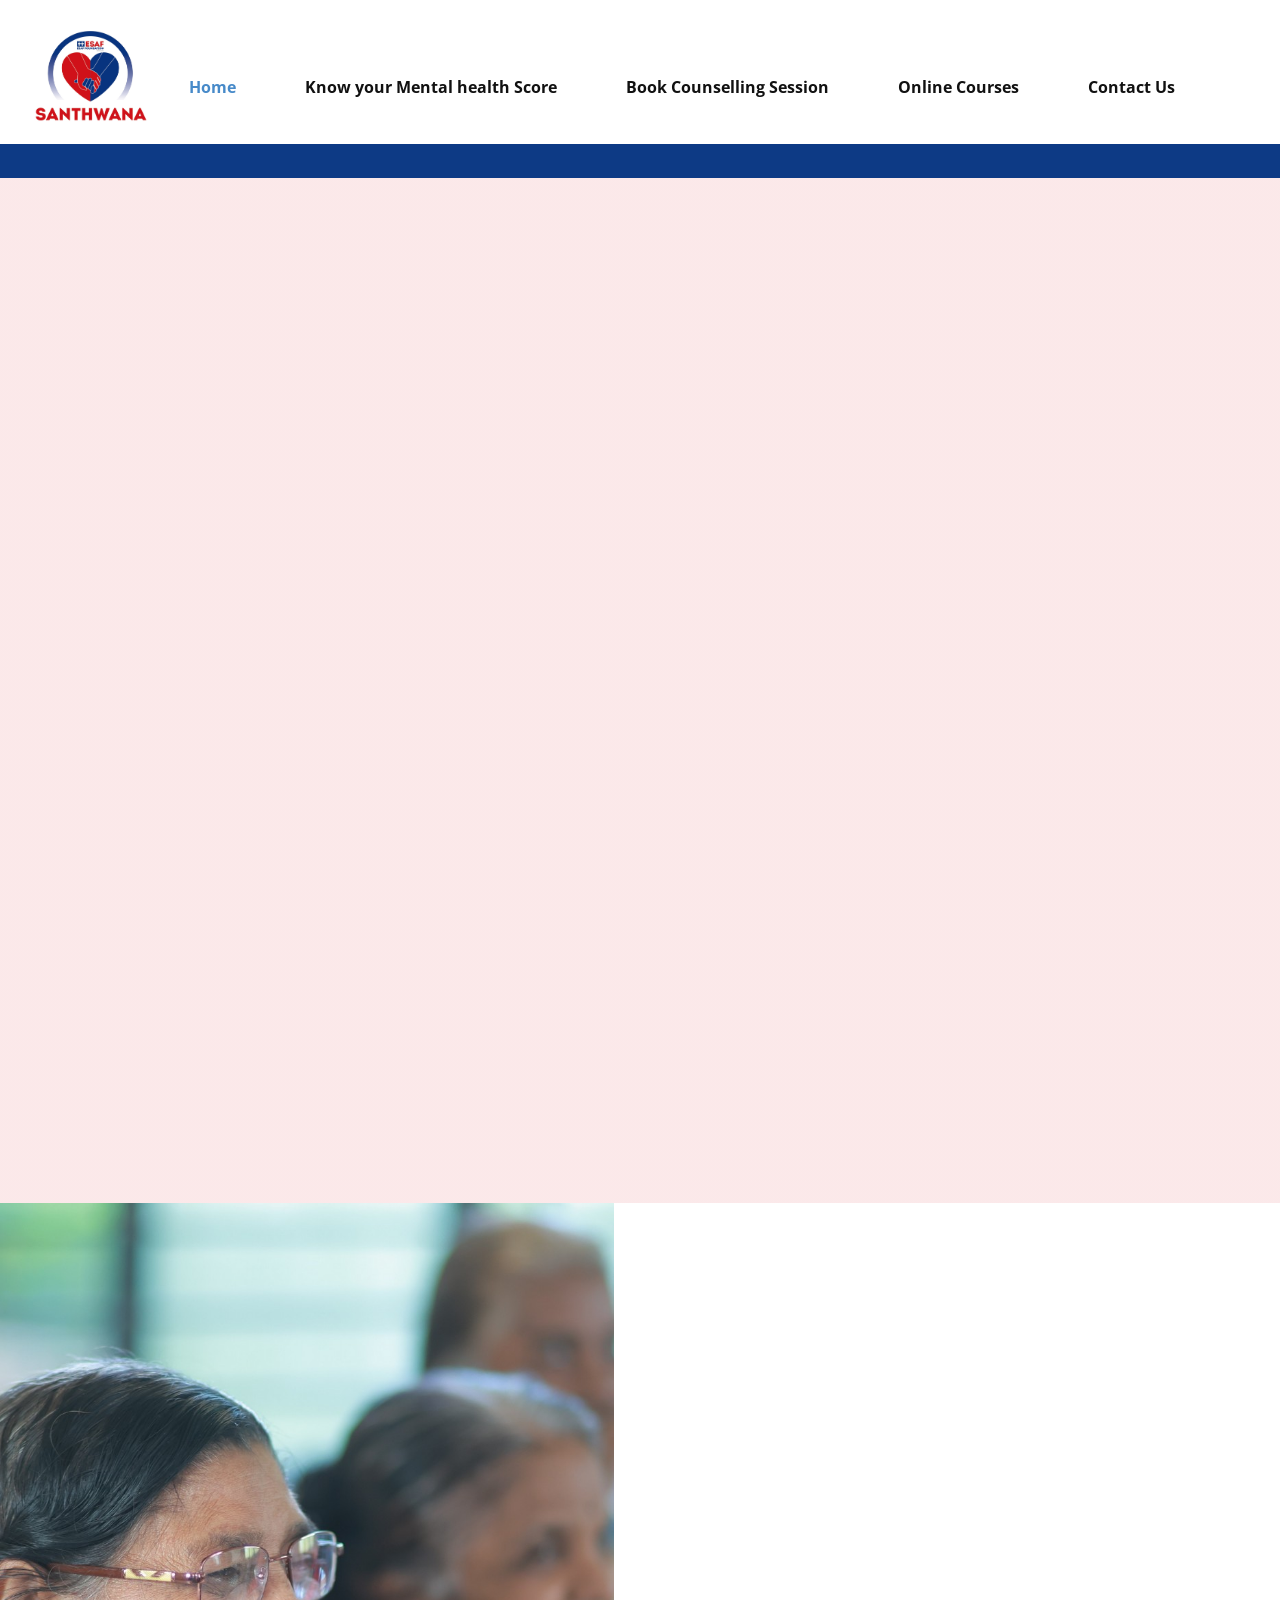
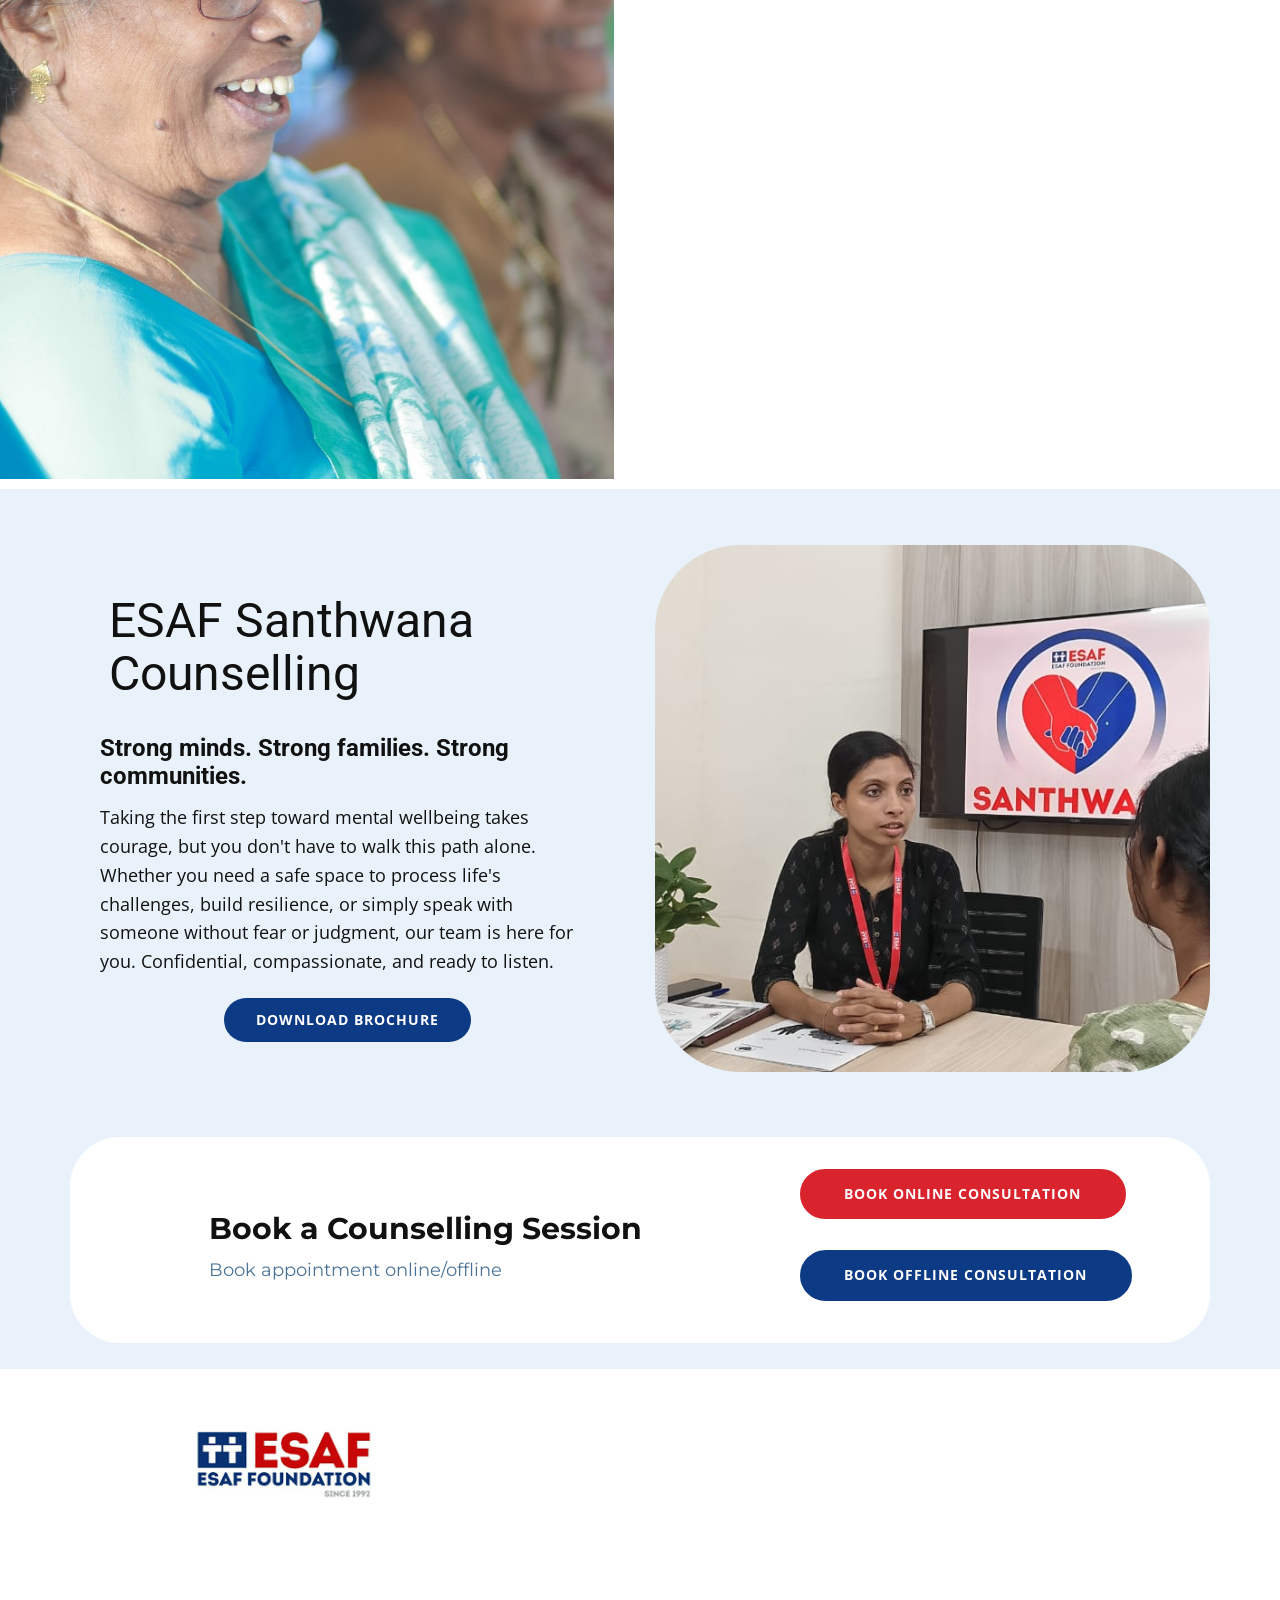
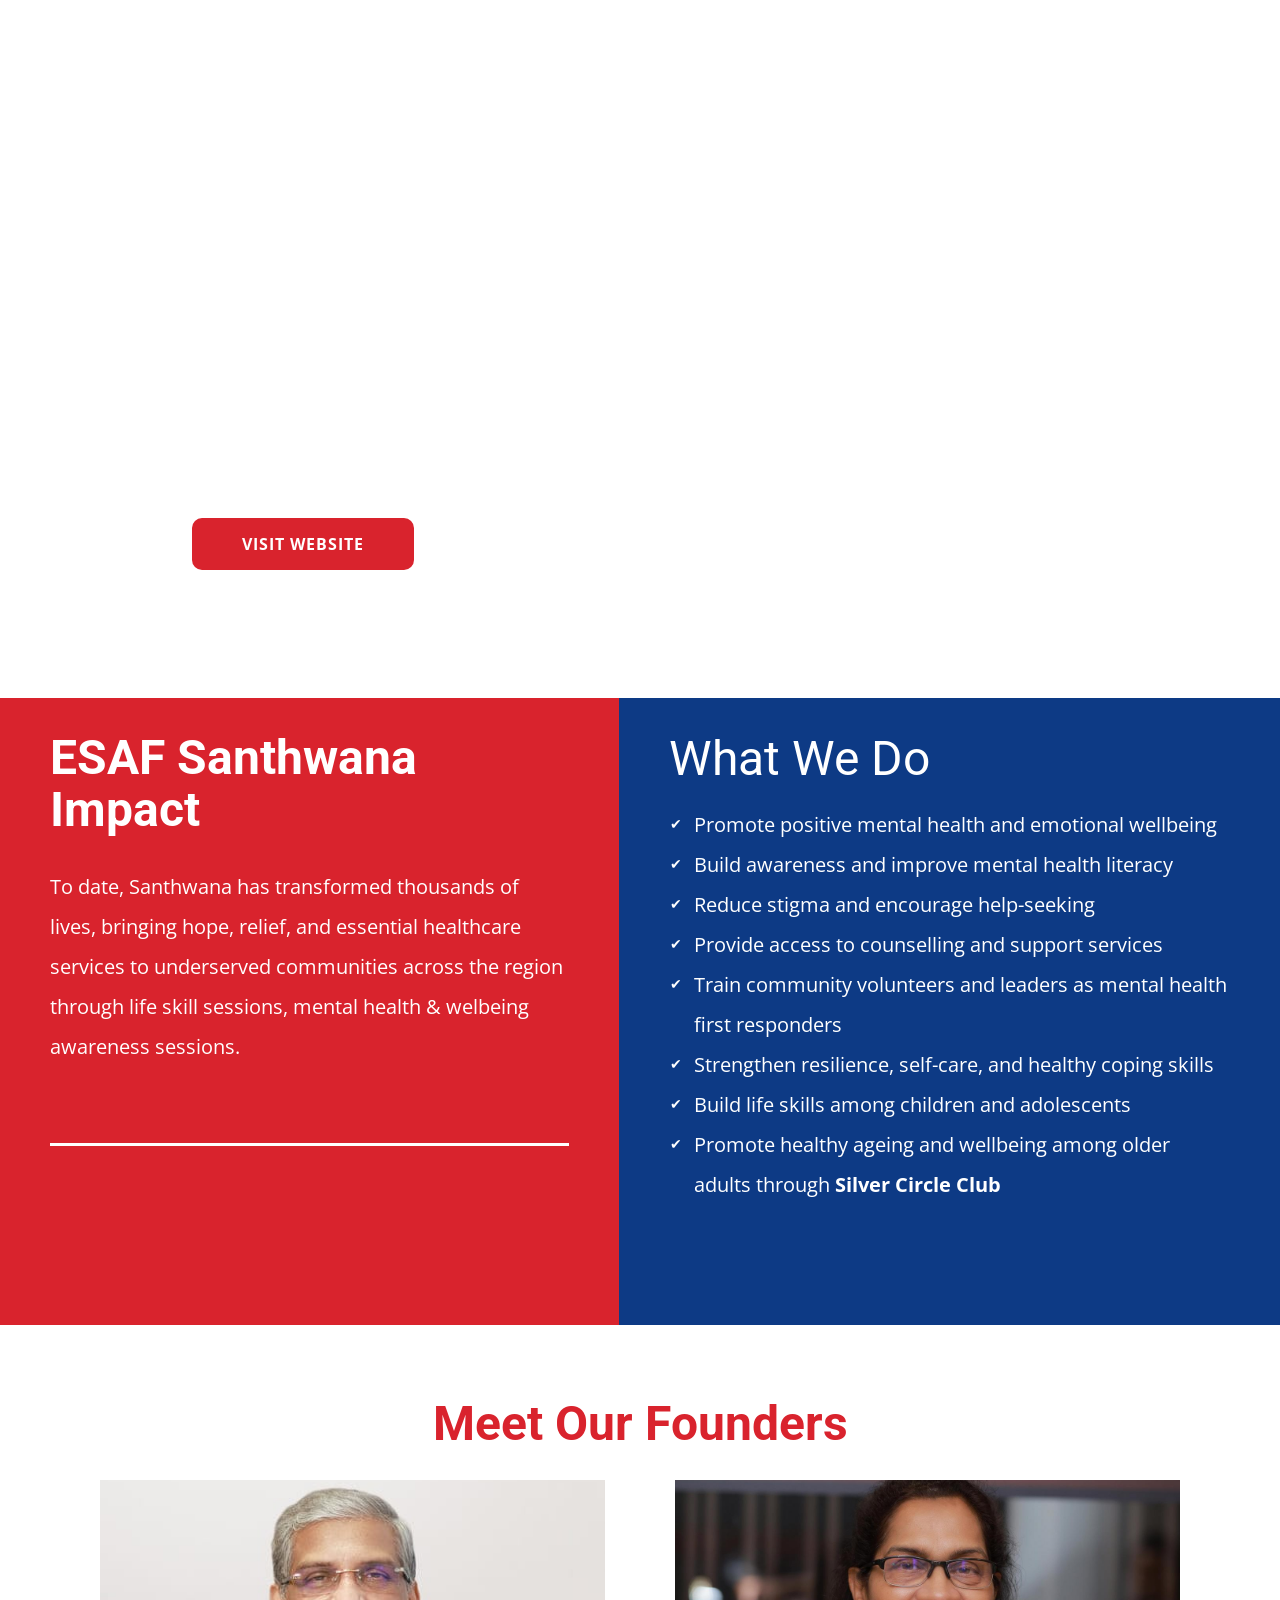
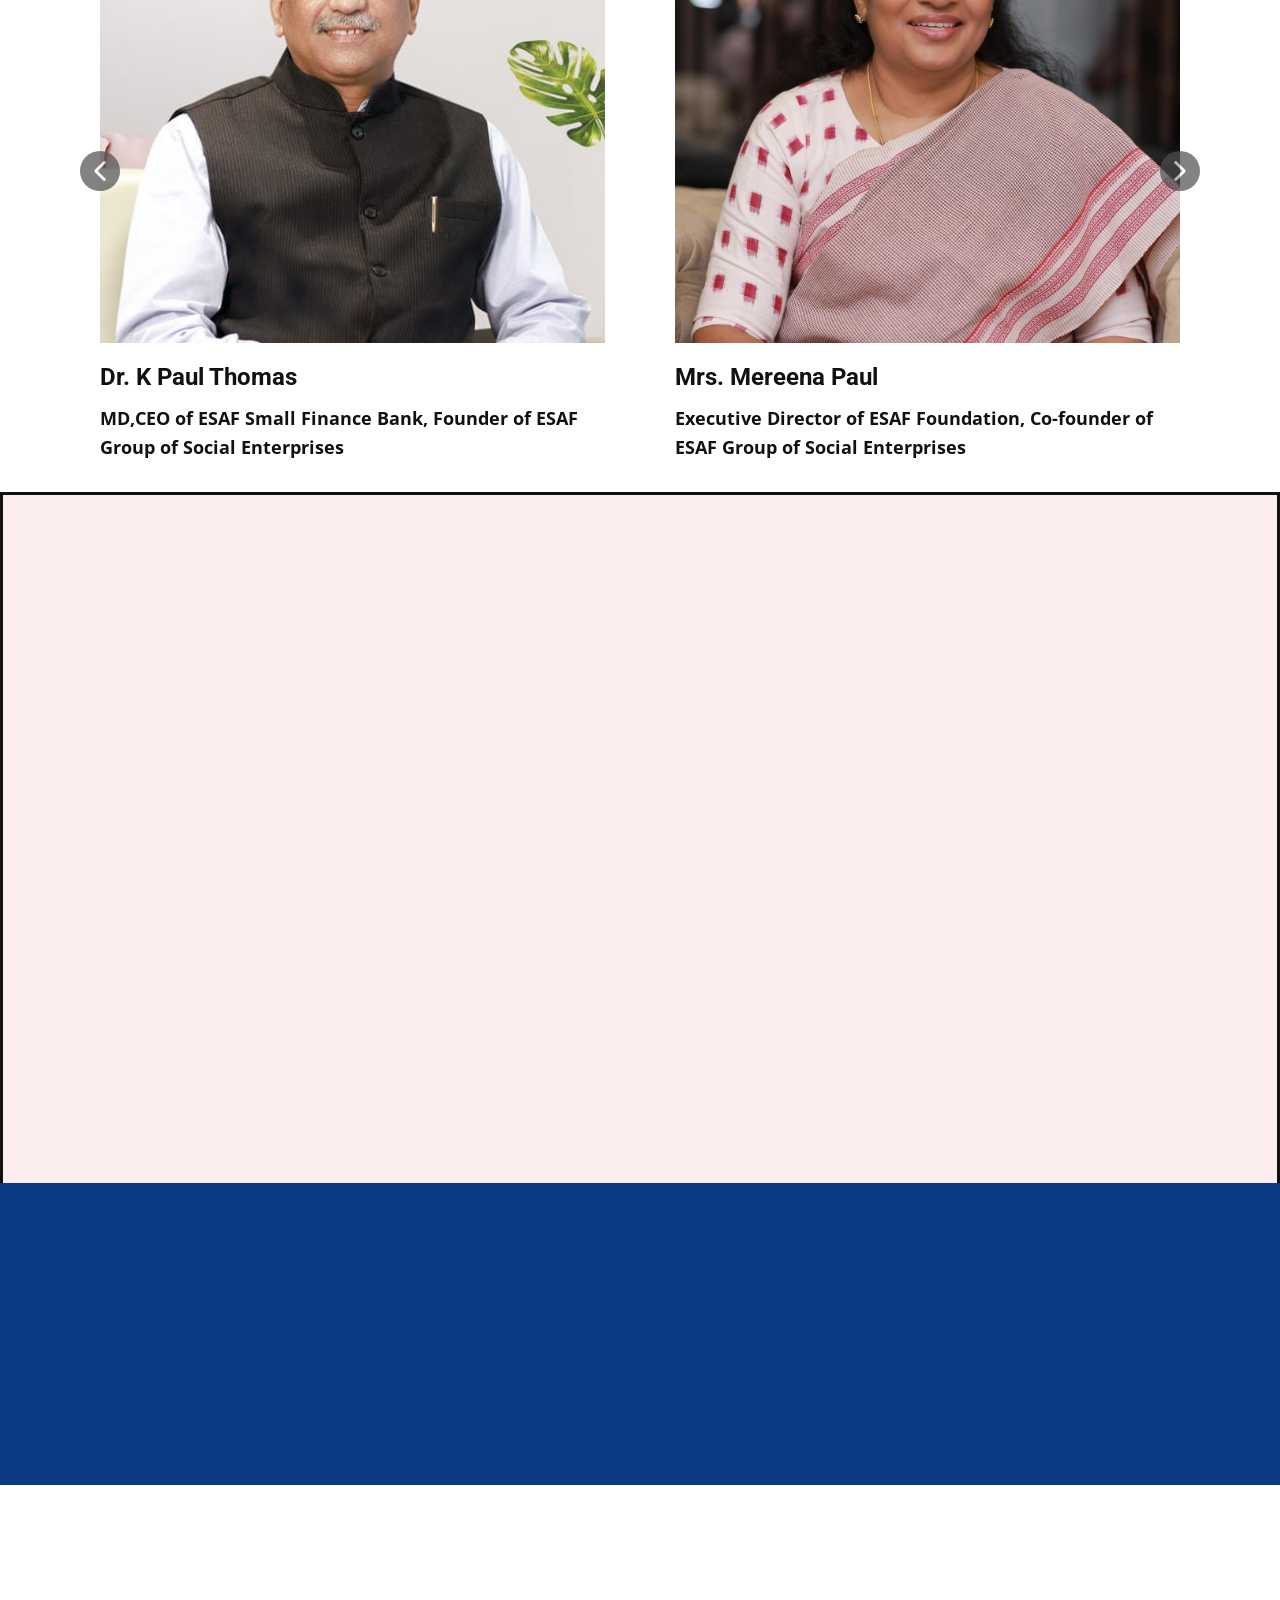
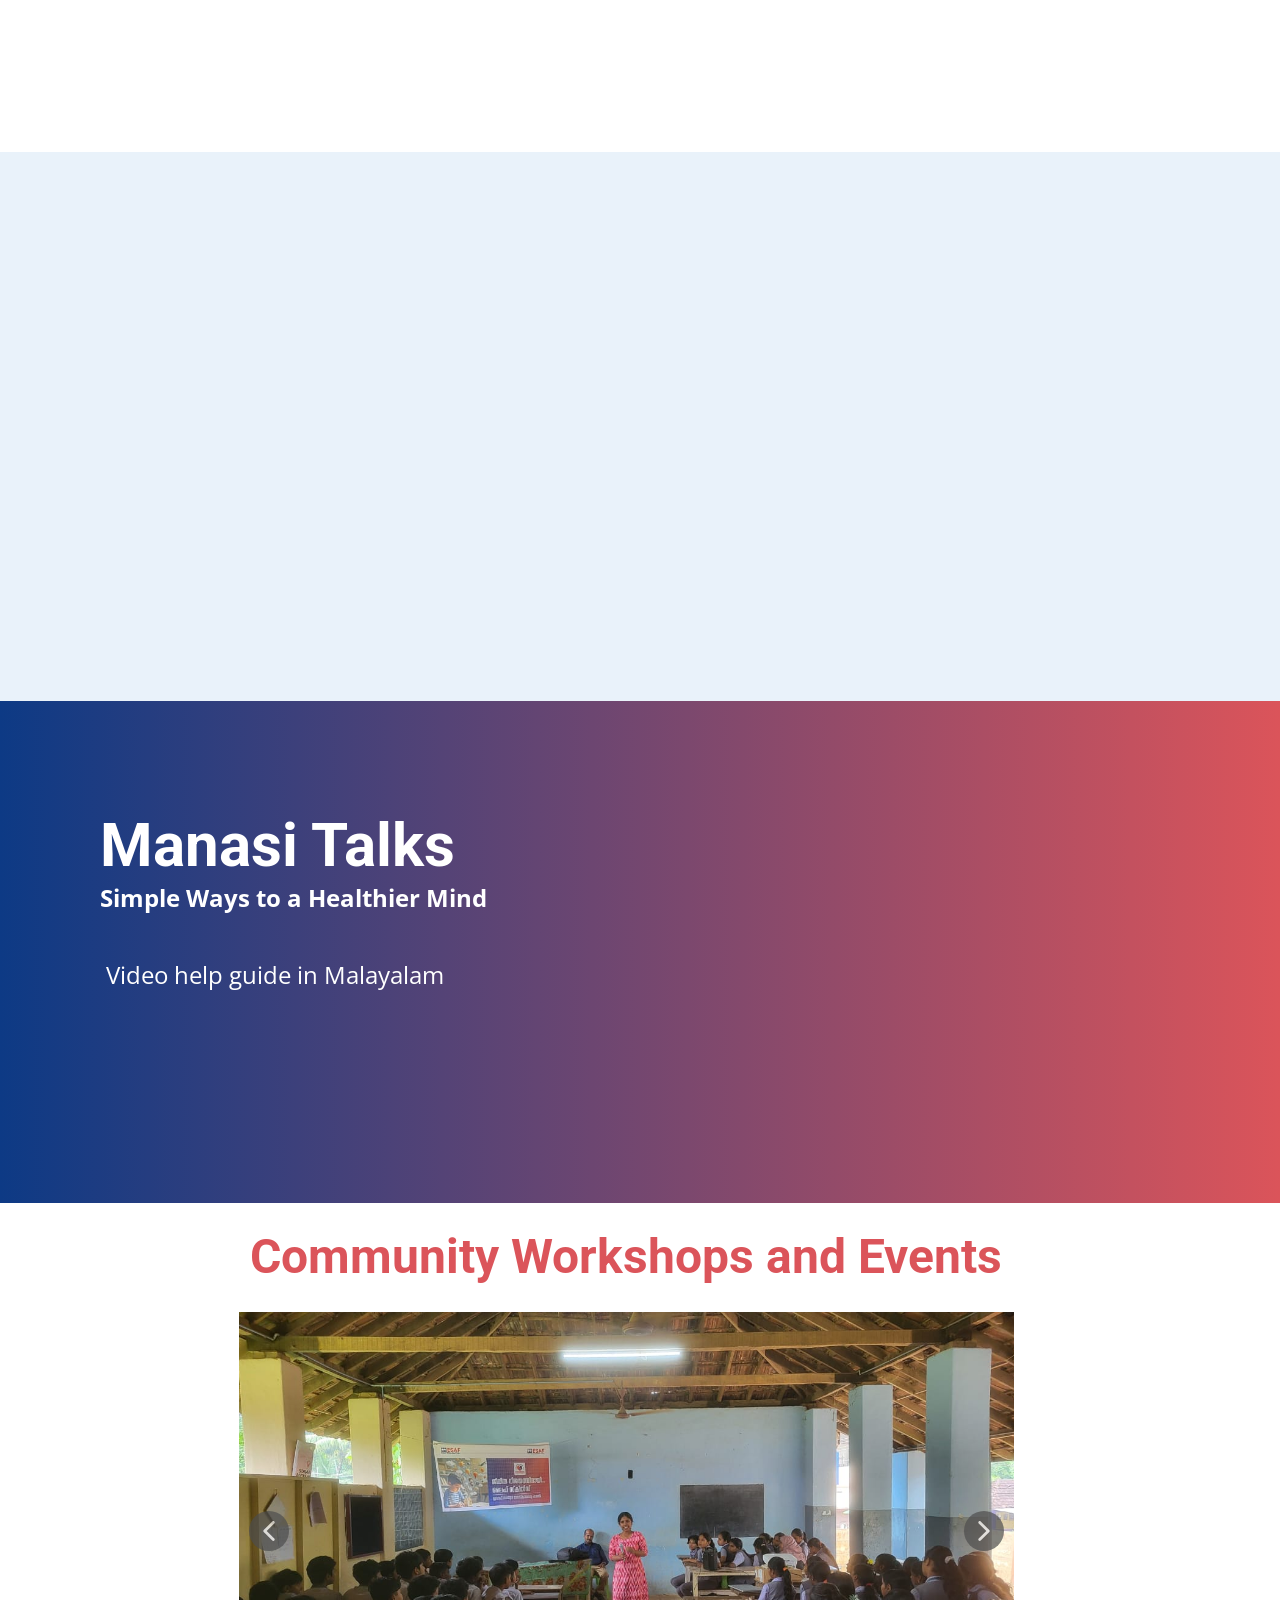
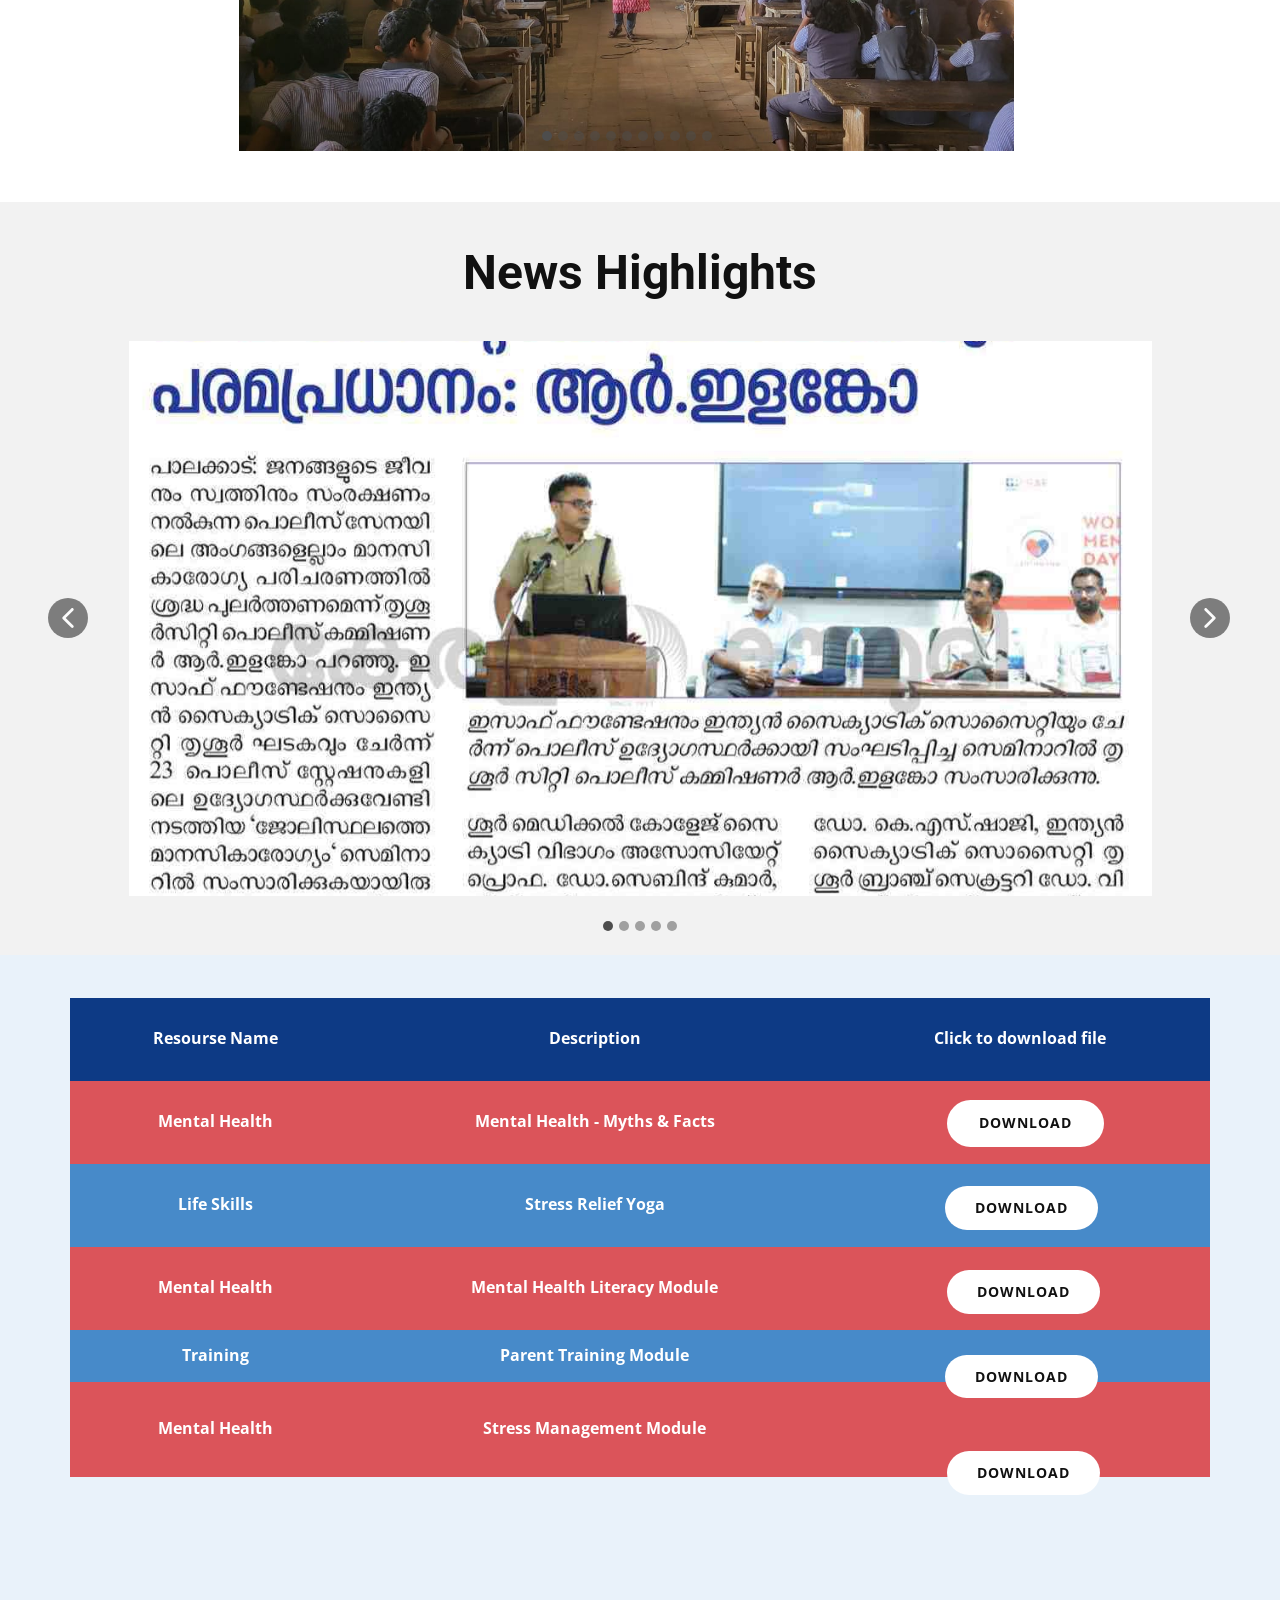
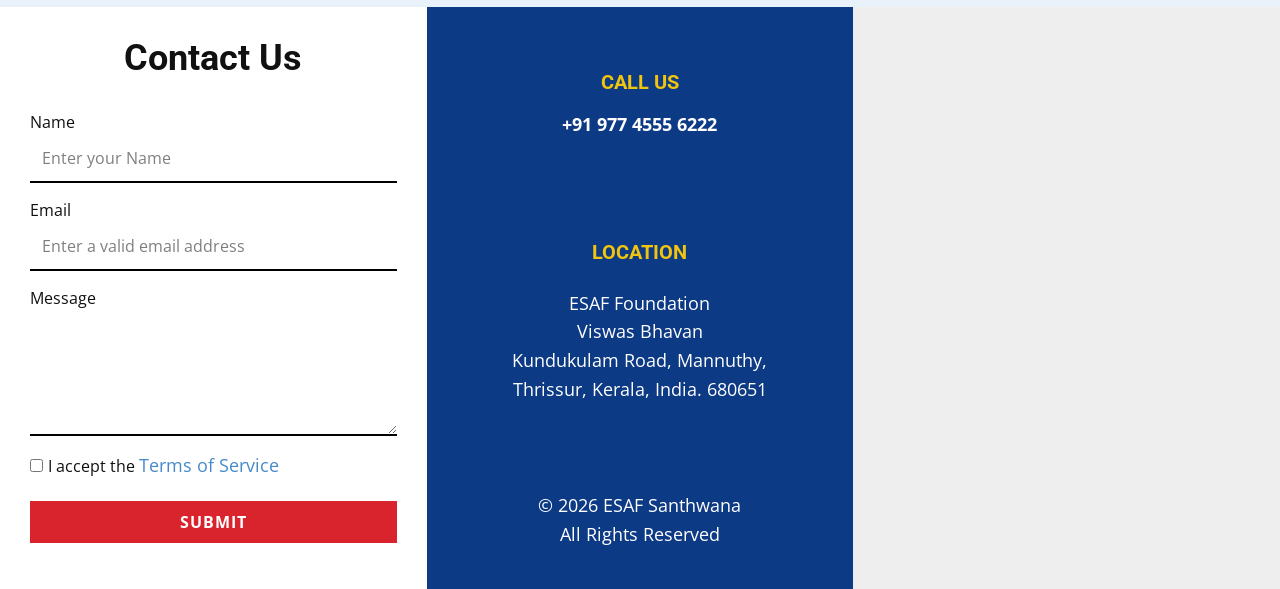
<file: index.html>
<!DOCTYPE html>
<html style="font-size: 16px;" lang="en"><head>
    <meta name="viewport" content="width=device-width, initial-scale=1.0">
    <meta charset="utf-8">
    <meta name="keywords" content="​Transform your&nbsp;health embrace life today!, ​Find Your Harmony and Health, Wellness Center, ​We provide&nbsp;services for you, ​Start Your Wellness Journey Today, ​Our Integrative Approach, ​Wellbeing workshops">
    <meta name="description" content="">
    <title>Home</title>
    <link rel="stylesheet" href="nicepage.css" media="screen">
<link rel="stylesheet" href="index.css" media="screen">
    <script class="u-script" type="text/javascript" src="jquery.js" defer=""></script>
    <script class="u-script" type="text/javascript" src="nicepage.js" defer=""></script>
    <meta name="generator" content="Nicepage 8.6.2, nicepage.com">
    
    
    
    
    
    
    
    
    
    
    
    
    
    
    
    
    
    
    <link id="u-page-google-font" rel="stylesheet" href="https://fonts.googleapis.com/css2?display=swap&amp;family=Roboto:ital,wght@0,100;0,200;0,300;0,400;0,500;0,600;0,700;0,800;0,900;1,100;1,200;1,300;1,400;1,500;1,600;1,700;1,800;1,900&amp;family=Open+Sans:ital,wght@0,300;0,400;0,500;0,600;0,700;0,800;1,300;1,400;1,500;1,600;1,700;1,800&amp;family=Montserrat:ital,wght@0,100;0,200;0,300;0,400;0,500;0,600;0,700;0,800;0,900;1,100;1,200;1,300;1,400;1,500;1,600;1,700;1,800;1,900">
    <script type="application/ld+json">{
		"@context": "http://schema.org",
		"@type": "Organization",
		"name": ""
}</script>
    <meta name="theme-color" content="#478ac9">
    <meta property="og:title" content="Home">
    <meta property="og:type" content="website">
  <meta name="referrer" content="origin"><meta data-intl-tel-input-cdn-path="intlTelInput/"></head>
  <body data-home-page="Home.html" data-home-page-title="Home" data-path-to-root="./" data-include-products="false" class="u-body u-clearfix u-xl-mode" data-lang="en"><header class="u-clearfix u-header u-header" id="header"><div class="u-clearfix u-sheet u-sheet-1">
        <img class="u-image u-image-default u-preserve-proportions u-image-1" src="images/SanthwanaLogo.jpg" alt="" data-image-width="633" data-image-height="633">
        <nav class="u-menu u-menu-one-level u-offcanvas u-menu-1" role="navigation" aria-label="Menu navigation">
          <div class="menu-collapse" style="font-size: 1rem; letter-spacing: 0px; font-weight: 700;">
            <a class="u-button-style u-custom-left-right-menu-spacing u-custom-padding-bottom u-custom-text-hover-color u-custom-top-bottom-menu-spacing u-hamburger-link u-nav-link u-text-active-palette-1-base u-text-hover-palette-2-base" href="#" tabindex="-1" aria-label="Open menu" aria-controls="261f">
              <svg class="u-svg-link" viewBox="0 0 24 24"><use xlink:href="#menu-hamburger"></use></svg>
              <svg class="u-svg-content" version="1.1" id="menu-hamburger" viewBox="0 0 16 16" x="0px" y="0px" xmlns:xlink="http://www.w3.org/1999/xlink" xmlns="http://www.w3.org/2000/svg"><g><rect y="1" width="16" height="2"></rect><rect y="7" width="16" height="2"></rect><rect y="13" width="16" height="2"></rect>
</g></svg>
            </a>
          </div>
          <div class="u-custom-menu u-nav-container">
            <ul class="u-nav u-unstyled u-nav-1" role="menubar"><li role="none" class="u-nav-item"><a role="menuitem" class="u-button-style u-nav-link u-text-active-palette-1-base u-text-hover-palette-1-base u-nav-link-2" href="./">Home</a>
</li><li role="none" class="u-nav-item"><a tabindex="-1" role="menuitem" class="u-button-style u-nav-link u-text-active-palette-1-base u-text-hover-palette-1-base u-nav-link-2" href="https://bewinwilsonmathews.github.io/Santhwana/Santhwana.html" target="_blank">Know your Mental health Score</a>
</li><li role="none" class="u-nav-item"><a tabindex="-1" role="menuitem" class="u-button-style u-nav-link u-text-active-palette-1-base u-text-hover-palette-1-base u-nav-link-2" href="https://meetpro.club/studentmentor" target="_blank">Book Counselling Session</a>
</li><li role="none" class="u-nav-item"><a tabindex="-1" role="menuitem" class="u-button-style u-nav-link u-text-active-palette-1-base u-text-hover-palette-1-base u-nav-link-2" href="https://script.google.com/macros/s/AKfycbzLUiHWCuA23xT3r5N1A-uJz3avY5cB6EeaaajBGBmp5HIz8C4YGnMHK1bf3oDaUm6wXw/exec" target="_blank">Online Courses</a>
</li><li role="none" class="u-nav-item"><a tabindex="-1" role="menuitem" class="u-button-style u-nav-link u-text-active-palette-1-base u-text-hover-palette-1-base u-nav-link-2" href="./#block-17" data-page-id="1332116969" target="_blank">Contact Us</a>
</li></ul>
          </div>
          <div class="u-custom-menu u-nav-container-collapse" id="261f" role="region" aria-label="Menu panel">
            <div class="u-black u-container-style u-inner-container-layout u-opacity u-opacity-95 u-sidenav">
              <div class="u-inner-container-layout u-sidenav-overflow">
                <div class="u-menu-close" tabindex="-1" aria-label="Close menu"></div>
                <ul class="u-align-center u-nav u-popupmenu-items u-unstyled u-nav-2" role="menubar"><li role="none" class="u-nav-item"><a role="menuitem" class="u-button-style u-nav-link" href="./">Home</a>
</li><li role="none" class="u-nav-item"><a tabindex="-1" role="menuitem" class="u-button-style u-nav-link" href="https://bewinwilsonmathews.github.io/Santhwana/Santhwana.html" target="_blank">Know your Mental health Score</a>
</li><li role="none" class="u-nav-item"><a tabindex="-1" role="menuitem" class="u-button-style u-nav-link" href="https://meetpro.club/studentmentor" target="_blank">Book Counselling Session</a>
</li><li role="none" class="u-nav-item"><a tabindex="-1" role="menuitem" class="u-button-style u-nav-link" href="https://script.google.com/macros/s/AKfycbzLUiHWCuA23xT3r5N1A-uJz3avY5cB6EeaaajBGBmp5HIz8C4YGnMHK1bf3oDaUm6wXw/exec" target="_blank">Online Courses</a>
</li><li role="none" class="u-nav-item"><a tabindex="-1" role="menuitem" class="u-button-style u-nav-link" href="./#block-17" data-page-id="1332116969" target="_blank">Contact Us</a>
</li></ul>
              </div>
            </div>
            <div class="u-black u-menu-overlay u-opacity u-opacity-70"></div>
          </div>
        </nav>
      </div></header>
    <section class="u-clearfix u-color-var u-section-1" id="block-9">
      <div class="u-clearfix u-sheet u-sheet-1"></div>
    </section>
    <section class="u-align-center u-clearfix u-container-align-center u-shading u-valign-top-lg u-section-2" src="" id="block-13">
      <div class="u-container-style u-expanded-width u-group u-image u-shading u-image-1" data-image-width="1600" data-image-height="928" data-animation-name="customAnimationIn" data-animation-duration="1500" data-animation-delay="0" data-animation-direction="">
        <div class="u-container-layout u-container-layout-1">
          <h2 class="u-align-center u-text u-text-1">ESAF Santhwana <br>A Project of ESAF Foundation
          </h2>
        </div>
      </div>
      <div class="data-layout-selected u-clearfix u-gutter-30 u-layout-wrap u-layout-wrap-1">
        <div class="u-layout">
          <div class="u-layout-row">
            <div class="u-size-15 u-size-30-md">
              <div class="u-layout-col">
                <div class="u-container-style u-layout-cell u-size-20 u-layout-cell-1">
                  <div class="u-container-layout u-container-layout-2"></div>
                </div>
                <div class="u-align-center u-container-align-center u-container-style u-layout-cell u-radius u-shape-round u-size-40 u-white u-layout-cell-2" data-animation-name="customAnimationIn" data-animation-duration="1500" data-animation-delay="250">
                  <div class="u-container-layout u-valign-top-xl u-container-layout-3"><span class="u-align-center u-icon u-icon-circle u-palette-1-light-3 u-text-palette-1-base u-icon-1" data-animation-name="" data-animation-duration="0" data-animation-delay="0" data-animation-direction=""><svg class="u-svg-link" preserveAspectRatio="xMidYMin slice" viewBox="0 0 60 60" style=""><use xlink:href="#svg-7fd7"></use></svg><svg class="u-svg-content" viewBox="0 0 60 60" x="0px" y="0px" id="svg-7fd7" style="enable-background:new 0 0 60 60;"><g><path d="M55.014,45.389l-9.553-4.776C44.56,40.162,44,39.256,44,38.248v-3.381c0.229-0.28,0.47-0.599,0.719-0.951
		c1.239-1.75,2.232-3.698,2.954-5.799C49.084,27.47,50,26.075,50,24.5v-4c0-0.963-0.36-1.896-1-2.625v-5.319
		c0.056-0.55,0.276-3.824-2.092-6.525C44.854,3.688,41.521,2.5,37,2.5s-7.854,1.188-9.908,3.53
		c-2.368,2.701-2.148,5.976-2.092,6.525v5.319c-0.64,0.729-1,1.662-1,2.625v4c0,1.217,0.553,2.352,1.497,3.109
		c0.916,3.627,2.833,6.36,3.503,7.237v3.309c0,0.968-0.528,1.856-1.377,2.32l-8.921,4.866c-2.9,1.582-4.701,4.616-4.701,7.92V57.5
		h46v-4.043C60,50.019,58.089,46.927,55.014,45.389z"></path><path d="M17.983,44.025l8.921-4.866c0.367-0.201,0.596-0.586,0.596-1.004v-2.814c-0.885-1.232-2.446-3.712-3.337-6.91
		C23.1,27.399,22.5,25.994,22.5,24.5v-4c0-1.124,0.352-2.219,1-3.141v-4.733c-0.034-0.383-0.074-1.269,0.096-2.395
		C22.219,9.751,20.687,9.5,19,9.5c-10.389,0-10.994,8.855-11,9v4.579c-0.648,0.706-1,1.521-1,2.33v3.454
		c0,1.079,0.483,2.085,1.311,2.765c0.825,3.11,2.854,5.46,3.644,6.285v2.743c0,0.787-0.428,1.509-1.171,1.915l-6.653,4.173
		C1.583,48.134,0,50.801,0,53.703V57.5h12.5v-4.238C12.5,49.409,14.601,45.87,17.983,44.025z"></path>
</g></svg></span>
                    <h4 class="u-align-center u-text u-text-2">Manomithra</h4>
                    <p class="u-align-center u-text u-text-3" data-animation-out="0">Manomithra is a curriculam based training to prepare people to be&nbsp;mental health first responders</p>
                  </div>
                </div>
              </div>
            </div>
            <div class="u-size-15 u-size-30-md">
              <div class="u-layout-col">
                <div class="u-align-center u-container-align-center u-container-style u-layout-cell u-radius u-shape-round u-size-40 u-white u-layout-cell-3" data-animation-name="customAnimationIn" data-animation-duration="1500" data-animation-delay="250">
                  <div class="u-container-layout u-container-layout-4"><span class="u-align-center u-icon u-icon-circle u-palette-1-light-3 u-text-palette-1-base u-icon-2" data-animation-name="" data-animation-duration="0" data-animation-delay="0" data-animation-direction=""><svg class="u-svg-link" preserveAspectRatio="xMidYMin slice" viewBox="0 0 55 55" style=""><use xlink:href="#svg-4759"></use></svg><svg class="u-svg-content" viewBox="0 0 55 55" x="0px" y="0px" id="svg-4759" style="enable-background:new 0 0 55 55;"><path d="M55,27.5C55,12.337,42.663,0,27.5,0S0,12.337,0,27.5c0,8.009,3.444,15.228,8.926,20.258l-0.026,0.023l0.892,0.752
	c0.058,0.049,0.121,0.089,0.179,0.137c0.474,0.393,0.965,0.766,1.465,1.127c0.162,0.117,0.324,0.234,0.489,0.348
	c0.534,0.368,1.082,0.717,1.642,1.048c0.122,0.072,0.245,0.142,0.368,0.212c0.613,0.349,1.239,0.678,1.88,0.98
	c0.047,0.022,0.095,0.042,0.142,0.064c2.089,0.971,4.319,1.684,6.651,2.105c0.061,0.011,0.122,0.022,0.184,0.033
	c0.724,0.125,1.456,0.225,2.197,0.292c0.09,0.008,0.18,0.013,0.271,0.021C25.998,54.961,26.744,55,27.5,55
	c0.749,0,1.488-0.039,2.222-0.098c0.093-0.008,0.186-0.013,0.279-0.021c0.735-0.067,1.461-0.164,2.178-0.287
	c0.062-0.011,0.125-0.022,0.187-0.034c2.297-0.412,4.495-1.109,6.557-2.055c0.076-0.035,0.153-0.068,0.229-0.104
	c0.617-0.29,1.22-0.603,1.811-0.936c0.147-0.083,0.293-0.167,0.439-0.253c0.538-0.317,1.067-0.648,1.581-1
	c0.185-0.126,0.366-0.259,0.549-0.391c0.439-0.316,0.87-0.642,1.289-0.983c0.093-0.075,0.193-0.14,0.284-0.217l0.915-0.764
	l-0.027-0.023C51.523,42.802,55,35.55,55,27.5z M2,27.5C2,13.439,13.439,2,27.5,2S53,13.439,53,27.5
	c0,7.577-3.325,14.389-8.589,19.063c-0.294-0.203-0.59-0.385-0.893-0.537l-8.467-4.233c-0.76-0.38-1.232-1.144-1.232-1.993v-2.957
	c0.196-0.242,0.403-0.516,0.617-0.817c1.096-1.548,1.975-3.27,2.616-5.123c1.267-0.602,2.085-1.864,2.085-3.289v-3.545
	c0-0.867-0.318-1.708-0.887-2.369v-4.667c0.052-0.52,0.236-3.448-1.883-5.864C34.524,9.065,31.541,8,27.5,8
	s-7.024,1.065-8.867,3.168c-2.119,2.416-1.935,5.346-1.883,5.864v4.667c-0.568,0.661-0.887,1.502-0.887,2.369v3.545
	c0,1.101,0.494,2.128,1.34,2.821c0.81,3.173,2.477,5.575,3.093,6.389v2.894c0,0.816-0.445,1.566-1.162,1.958l-7.907,4.313
	c-0.252,0.137-0.502,0.297-0.752,0.476C5.276,41.792,2,35.022,2,27.5z"></path></svg></span>
                    <h4 class="u-align-center u-text u-text-4">Santwanasparsham</h4>
                    <p class="u-align-center u-text u-text-5">Mental health awareness creation through community workshops, online sessions and campaigns/events for specific groups</p>
                  </div>
                </div>
                <div class="u-container-style u-hidden-xs u-layout-cell u-size-20 u-layout-cell-4">
                  <div class="u-container-layout u-container-layout-5"></div>
                </div>
              </div>
            </div>
            <div class="u-size-15 u-size-30-md">
              <div class="u-layout-col">
                <div class="u-container-style u-hidden-xs u-layout-cell u-size-20 u-layout-cell-5">
                  <div class="u-container-layout u-container-layout-6"></div>
                </div>
                <div class="u-align-center u-container-align-center u-container-style u-layout-cell u-radius u-shape-round u-size-40 u-white u-layout-cell-6" data-animation-name="customAnimationIn" data-animation-duration="1500" data-animation-delay="250">
                  <div class="u-container-layout u-valign-top-xl u-container-layout-7"><span class="u-align-center u-icon u-icon-circle u-palette-1-light-3 u-text-palette-1-base u-icon-3" data-animation-name="" data-animation-duration="0" data-animation-delay="0" data-animation-direction=""><svg class="u-svg-link" preserveAspectRatio="xMidYMin slice" viewBox="0 0 60 60" style=""><use xlink:href="#svg-25fa"></use></svg><svg class="u-svg-content" viewBox="0 0 60 60" x="0px" y="0px" id="svg-25fa" style="enable-background:new 0 0 60 60;"><path d="M55.014,45.389l-9.553-4.776C44.56,40.162,44,39.256,44,38.248v-3.381c0.229-0.28,0.47-0.599,0.719-0.951
	c1.239-1.75,2.232-3.698,2.954-5.799C49.084,27.47,50,26.075,50,24.5v-4c0-0.963-0.36-1.896-1-2.625v-5.319
	c0.056-0.55,0.276-3.824-2.092-6.525C44.854,3.688,41.521,2.5,37,2.5s-7.854,1.188-9.908,3.53c-1.435,1.637-1.918,3.481-2.064,4.805
	C23.314,9.949,21.294,9.5,19,9.5c-10.389,0-10.994,8.855-11,9v4.579c-0.648,0.706-1,1.521-1,2.33v3.454
	c0,1.079,0.483,2.085,1.311,2.765c0.825,3.11,2.854,5.46,3.644,6.285v2.743c0,0.787-0.428,1.509-1.171,1.915l-6.653,4.173
	C1.583,48.134,0,50.801,0,53.703V57.5h14h2h44v-4.043C60,50.019,58.089,46.927,55.014,45.389z M14,53.262V55.5H2v-1.797
	c0-2.17,1.184-4.164,3.141-5.233l6.652-4.173c1.333-0.727,2.161-2.121,2.161-3.641v-3.591l-0.318-0.297
	c-0.026-0.024-2.683-2.534-3.468-5.955l-0.091-0.396l-0.342-0.22C9.275,29.899,9,29.4,9,28.863v-3.454
	c0-0.36,0.245-0.788,0.671-1.174L10,23.938l-0.002-5.38C10.016,18.271,10.537,11.5,19,11.5c2.393,0,4.408,0.553,6,1.644v4.731
	c-0.64,0.729-1,1.662-1,2.625v4c0,0.304,0.035,0.603,0.101,0.893c0.027,0.116,0.081,0.222,0.118,0.334
	c0.055,0.168,0.099,0.341,0.176,0.5c0.001,0.002,0.002,0.003,0.003,0.005c0.256,0.528,0.629,1,1.099,1.377
	c0.005,0.019,0.011,0.036,0.016,0.054c0.06,0.229,0.123,0.457,0.191,0.68l0.081,0.261c0.014,0.046,0.031,0.093,0.046,0.139
	c0.035,0.108,0.069,0.215,0.105,0.321c0.06,0.175,0.123,0.356,0.196,0.553c0.031,0.082,0.065,0.156,0.097,0.237
	c0.082,0.209,0.164,0.411,0.25,0.611c0.021,0.048,0.039,0.1,0.06,0.147l0.056,0.126c0.026,0.058,0.053,0.11,0.079,0.167
	c0.098,0.214,0.194,0.421,0.294,0.621c0.016,0.032,0.031,0.067,0.047,0.099c0.063,0.125,0.126,0.243,0.189,0.363
	c0.108,0.206,0.214,0.4,0.32,0.588c0.052,0.092,0.103,0.182,0.154,0.269c0.144,0.246,0.281,0.472,0.414,0.682
	c0.029,0.045,0.057,0.092,0.085,0.135c0.242,0.375,0.452,0.679,0.626,0.916c0.046,0.063,0.086,0.117,0.125,0.17
	c0.022,0.029,0.052,0.071,0.071,0.097v3.309c0,0.968-0.528,1.856-1.377,2.32l-2.646,1.443l-0.461-0.041l-0.188,0.395l-5.626,3.069
	C15.801,46.924,14,49.958,14,53.262z M58,55.5H16v-2.238c0-2.571,1.402-4.934,3.659-6.164l8.921-4.866
	C30.073,41.417,31,39.854,31,38.155v-4.018v-0.001l-0.194-0.232l-0.038-0.045c-0.002-0.003-0.064-0.078-0.165-0.21
	c-0.006-0.008-0.012-0.016-0.019-0.024c-0.053-0.069-0.115-0.152-0.186-0.251c-0.001-0.002-0.002-0.003-0.003-0.005
	c-0.149-0.207-0.336-0.476-0.544-0.8c-0.005-0.007-0.009-0.015-0.014-0.022c-0.098-0.153-0.202-0.32-0.308-0.497
	c-0.008-0.013-0.016-0.026-0.024-0.04c-0.226-0.379-0.466-0.808-0.705-1.283c0,0-0.001-0.001-0.001-0.002
	c-0.127-0.255-0.254-0.523-0.378-0.802l0,0c-0.017-0.039-0.035-0.077-0.052-0.116h0c-0.055-0.125-0.11-0.256-0.166-0.391
	c-0.02-0.049-0.04-0.1-0.06-0.15c-0.052-0.131-0.105-0.263-0.161-0.414c-0.102-0.272-0.198-0.556-0.29-0.849l-0.055-0.178
	c-0.006-0.02-0.013-0.04-0.019-0.061c-0.094-0.316-0.184-0.639-0.26-0.971l-0.091-0.396l-0.341-0.22
	C26.346,25.803,26,25.176,26,24.5v-4c0-0.561,0.238-1.084,0.67-1.475L27,18.728V12.5v-0.354l-0.027-0.021
	c-0.034-0.722,0.009-2.935,1.623-4.776C30.253,5.458,33.081,4.5,37,4.5c3.905,0,6.727,0.951,8.386,2.828
	c1.947,2.201,1.625,5.017,1.623,5.041L47,18.728l0.33,0.298C47.762,19.416,48,19.939,48,20.5v4c0,0.873-0.572,1.637-1.422,1.899
	l-0.498,0.153l-0.16,0.495c-0.669,2.081-1.622,4.003-2.834,5.713c-0.297,0.421-0.586,0.794-0.837,1.079L42,34.123v4.125
	c0,1.77,0.983,3.361,2.566,4.153l9.553,4.776C56.513,48.374,58,50.78,58,53.457V55.5z"></path></svg></span>
                    <h4 class="u-align-center u-text u-text-6">Counselling</h4>
                    <p class="u-align-center u-text u-text-palette-5-dark-2 u-text-7"> Provide
     access to counselling and support services</p>
                  </div>
                </div>
              </div>
            </div>
            <div class="u-size-15 u-size-30-md">
              <div class="u-layout-col">
                <div class="u-align-center u-container-align-center u-container-style u-layout-cell u-radius u-shape-round u-size-40 u-white u-layout-cell-7" data-animation-name="customAnimationIn" data-animation-duration="1500" data-animation-delay="250">
                  <div class="u-container-layout u-container-layout-8"><span class="u-align-center u-icon u-icon-circle u-palette-1-light-3 u-text-palette-1-base u-icon-4" data-animation-name="" data-animation-duration="0" data-animation-delay="0" data-animation-direction=""><svg class="u-svg-link" preserveAspectRatio="xMidYMin slice" viewBox="0 0 58 58" style=""><use xlink:href="#svg-eb29"></use></svg><svg class="u-svg-content" viewBox="0 0 58 58" x="0px" y="0px" id="svg-eb29" style="enable-background:new 0 0 58 58;"><path d="M50.688,48.222C55.232,43.101,58,36.369,58,29c0-7.667-2.996-14.643-7.872-19.834c0,0,0-0.001,0-0.001
	c-0.004-0.006-0.01-0.008-0.013-0.013c-5.079-5.399-12.195-8.855-20.11-9.126l-0.001-0.001L29.439,0.01C29.293,0.005,29.147,0,29,0
	s-0.293,0.005-0.439,0.01l-0.563,0.015l-0.001,0.001c-7.915,0.271-15.031,3.727-20.11,9.126c-0.004,0.005-0.01,0.007-0.013,0.013
	c0,0,0,0.001-0.001,0.002C2.996,14.357,0,21.333,0,29c0,7.369,2.768,14.101,7.312,19.222c0.006,0.009,0.006,0.019,0.013,0.028
	c0.018,0.025,0.044,0.037,0.063,0.06c5.106,5.708,12.432,9.385,20.608,9.665l0.001,0.001l0.563,0.015C28.707,57.995,28.853,58,29,58
	s0.293-0.005,0.439-0.01l0.563-0.015l0.001-0.001c8.185-0.281,15.519-3.965,20.625-9.685c0.013-0.017,0.034-0.022,0.046-0.04
	C50.682,48.241,50.682,48.231,50.688,48.222z M2.025,30h12.003c0.113,4.239,0.941,8.358,2.415,12.217
	c-2.844,1.029-5.563,2.409-8.111,4.131C4.585,41.891,2.253,36.21,2.025,30z M8.878,11.023c2.488,1.618,5.137,2.914,7.9,3.882
	C15.086,19.012,14.15,23.44,14.028,28H2.025C2.264,21.493,4.812,15.568,8.878,11.023z M55.975,28H43.972
	c-0.122-4.56-1.058-8.988-2.75-13.095c2.763-0.968,5.412-2.264,7.9-3.882C53.188,15.568,55.736,21.493,55.975,28z M28,14.963
	c-2.891-0.082-5.729-0.513-8.471-1.283C21.556,9.522,24.418,5.769,28,2.644V14.963z M28,16.963V28H16.028
	c0.123-4.348,1.035-8.565,2.666-12.475C21.7,16.396,24.821,16.878,28,16.963z M30,16.963c3.179-0.085,6.3-0.566,9.307-1.438
	c1.631,3.91,2.543,8.127,2.666,12.475H30V16.963z M30,14.963V2.644c3.582,3.125,6.444,6.878,8.471,11.036
	C35.729,14.45,32.891,14.881,30,14.963z M40.409,13.072c-1.921-4.025-4.587-7.692-7.888-10.835
	c5.856,0.766,11.125,3.414,15.183,7.318C45.4,11.017,42.956,12.193,40.409,13.072z M17.591,13.072
	c-2.547-0.879-4.991-2.055-7.294-3.517c4.057-3.904,9.327-6.552,15.183-7.318C22.178,5.38,19.512,9.047,17.591,13.072z M16.028,30
	H28v10.038c-3.307,0.088-6.547,0.604-9.661,1.541C16.932,37.924,16.141,34.019,16.028,30z M28,42.038v13.318
	c-3.834-3.345-6.84-7.409-8.884-11.917C21.983,42.594,24.961,42.124,28,42.038z M30,55.356V42.038
	c3.039,0.085,6.017,0.556,8.884,1.4C36.84,47.947,33.834,52.011,30,55.356z M30,40.038V30h11.972
	c-0.113,4.019-0.904,7.924-2.312,11.58C36.547,40.642,33.307,40.126,30,40.038z M43.972,30h12.003
	c-0.228,6.21-2.559,11.891-6.307,16.348c-2.548-1.722-5.267-3.102-8.111-4.131C43.032,38.358,43.859,34.239,43.972,30z
	 M9.691,47.846c2.366-1.572,4.885-2.836,7.517-3.781c1.945,4.36,4.737,8.333,8.271,11.698C19.328,54.958,13.823,52.078,9.691,47.846
	z M32.521,55.763c3.534-3.364,6.326-7.337,8.271-11.698c2.632,0.945,5.15,2.209,7.517,3.781
	C44.177,52.078,38.672,54.958,32.521,55.763z"></path></svg></span>
                    <h4 class="u-align-center u-text u-text-8">Online Courses</h4>
                    <p class="u-align-center u-text u-text-9">Customized Online certification courses for individuals &amp; corporates</p>
                  </div>
                </div>
                <div class="u-container-style u-hidden-xs u-layout-cell u-size-20 u-layout-cell-8">
                  <div class="u-container-layout u-container-layout-9"></div>
                </div>
              </div>
            </div>
          </div>
        </div>
      </div>
    </section>
    <section class="u-clearfix u-valign-bottom-lg u-valign-bottom-md u-valign-bottom-sm u-valign-top-xl u-white u-section-3" id="block-1">
      <div class="data-layout-selected u-clearfix u-expanded-width u-gutter-10 u-layout-wrap u-layout-wrap-1">
        <div class="u-layout" style="">
          <div class="u-layout-row" style="">
            <div class="u-container-style u-image u-layout-cell u-size-29 u-image-1" data-image-width="4000" data-image-height="2667">
              <div class="u-container-layout u-container-layout-1">
                <div class="custom-expanded u-color-var u-container-style u-group u-radius u-shape-round u-group-1" data-animation-name="customAnimationIn" data-animation-duration="1000" data-animation-delay="500">
                  <div class="u-container-layout u-container-layout-2">
                    <h3 class="u-align-center u-border-3 u-text u-text-body-alt-color u-text-default u-text-1" data-animation-name="counter" data-animation-event="scroll" data-animation-duration="3000">34</h3>
                    <h5 class="u-align-left u-text u-text-body-alt-color u-text-2">Years of Experience empowering individuals</h5>
                  </div>
                </div>
              </div>
            </div>
            <div class="u-container-style u-layout-cell u-size-31 u-layout-cell-2" data-animation-name="customAnimationIn" data-animation-duration="1000" data-animation-delay="500">
              <div class="u-container-layout u-valign-middle-lg u-valign-middle-sm u-container-layout-3">
                <h2 class="u-align-left u-text u-text-3"> About ESAF Santhwana</h2>
                <p class="u-align-left u-large-text u-text u-text-variant u-text-4"> ESAF Santhwana is a CSR project of ESAF Small Finance bank under ESAF Foundation that focuses on mental healthcare services.<br>
                  <br>At Santhwana, we empower individuals and communities with the
knowledge, skills, and support needed to build mental wellbeing, prevent mental
health challenges, and seek help without fear or shame.
                </p>
                <div class="u-align-center u-container-align-center-lg u-container-align-center-md u-container-align-center-sm u-container-align-center-xl u-container-style u-expanded-width u-group u-shape-rectangle u-group-2">
                  <div class="u-container-layout u-valign-top-lg u-valign-top-md u-valign-top-sm u-container-layout-4">
                    <p class="u-text u-text-5"><span style="font-size: 1.125rem;">Call for Counselling</span>
                      <br>
                      <a href="tel:+12345678910" class="u-active-none u-border-none u-btn u-button-link u-button-style u-hover-none u-none u-text-palette-1-base u-btn-1"><span style="font-size: 2.25rem;"></span>
                      </a><span style="font-size: 2.25rem;">&nbsp;977 4555 6222</span>
                    </p><span class="u-align-left u-file-icon u-icon u-icon-circle u-palette-2-base u-text-white u-icon-1"><img src="images/327589-e2ced6db.png" alt=""></span>
                  </div>
                </div>
              </div>
            </div>
          </div>
        </div>
      </div>
    </section>
    <section class="u-clearfix u-color-var u-section-4" id="block-16">
      <div class="u-clearfix u-sheet u-valign-middle u-sheet-1">
        <div class="data-layout-selected u-clearfix u-expanded-width u-gutter-30 u-layout-wrap u-layout-wrap-1">
          <div class="u-layout">
            <div class="u-layout-row">
              <div class="u-color-var u-container-style u-layout-cell u-radius u-shape-round u-size-30 u-layout-cell-1">
                <div class="u-container-layout u-valign-middle-lg u-valign-middle-md u-valign-middle-sm u-container-layout-1">
                  <h2 class="u-align-center-xs u-align-left-lg u-align-left-md u-align-left-sm u-align-left-xl u-text u-text-default-lg u-text-default-md u-text-default-sm u-text-default-xl u-text-1">ESAF Santhwana Counselling</h2>
                  <h4 class="u-align-left u-text u-text-default u-text-2"><b>Strong minds. Strong families. Strong communities.</b>
                  </h4>
                  <p class="u-align-left u-text u-text-default u-text-3"> Taking the first step toward mental wellbeing takes courage, but you don't have to walk this path alone. Whether you need a safe space to process life's challenges, build resilience, or simply speak with someone without fear or judgment, our team is here for you. Confidential, compassionate, and ready to listen. </p>
                  <a href="https://drive.google.com/file/d/1r3z39Q6ENt0YcorIfug_J-S2DRoRFsUl/view?usp=drive_link" class="u-border-2 u-btn u-btn-round u-button-style u-color-var u-hover-palette-1-light-1 u-radius u-btn-1" target="_blank">Download Brochure </a>
                </div>
              </div>
              <div class="u-container-style u-image u-image-round u-layout-cell u-radius u-size-30 u-image-1" data-image-width="1280" data-image-height="582">
                <div class="u-container-layout u-valign-bottom-lg u-valign-bottom-md u-valign-bottom-sm u-valign-bottom-xs u-valign-top-xl u-container-layout-2"></div>
              </div>
            </div>
          </div>
        </div>
      </div>
    </section>
    <section class="u-clearfix u-container-align-center u-palette-1-light-3 u-section-5" id="block-5">
      <div class="u-clearfix u-sheet u-valign-middle-lg u-valign-middle-md u-valign-middle-sm u-valign-middle-xs u-sheet-1">
        <div class="data-layout-selected u-clearfix u-expanded-width u-layout-wrap u-radius u-white u-layout-wrap-1">
          <div class="u-layout">
            <div class="u-layout-row">
              <div class="u-align-left u-container-align-center-xs u-container-align-left u-container-style u-layout-cell u-radius u-shape-round u-size-34-lg u-size-34-xl u-size-60-md u-size-60-sm u-size-60-xs u-white u-layout-cell-1">
                <div class="u-container-layout u-valign-middle-lg u-valign-middle-md u-valign-middle-sm u-container-layout-1"><span class="u-align-center-xs u-color-var u-icon u-icon-circle u-text-white u-icon-1"><svg class="u-svg-link" preserveAspectRatio="xMidYMin slice" viewBox="0 0 60 60" style=""><use xlink:href="#svg-e7af"></use></svg><svg class="u-svg-content" viewBox="0 0 60 60" x="0px" y="0px" id="svg-e7af" style="enable-background:new 0 0 60 60;"><g><path d="M42.595,0H17.405C14.977,0,13,1.977,13,4.405v51.189C13,58.023,14.977,60,17.405,60h25.189C45.023,60,47,58.023,47,55.595
		V4.405C47,1.977,45.023,0,42.595,0z M15,8h30v38H15V8z M17.405,2h25.189C43.921,2,45,3.079,45,4.405V6H15V4.405
		C15,3.079,16.079,2,17.405,2z M42.595,58H17.405C16.079,58,15,56.921,15,55.595V48h30v7.595C45,56.921,43.921,58,42.595,58z"></path><path d="M30,49c-2.206,0-4,1.794-4,4s1.794,4,4,4s4-1.794,4-4S32.206,49,30,49z M30,55c-1.103,0-2-0.897-2-2s0.897-2,2-2
		s2,0.897,2,2S31.103,55,30,55z"></path><path d="M26,5h4c0.553,0,1-0.447,1-1s-0.447-1-1-1h-4c-0.553,0-1,0.447-1,1S25.447,5,26,5z"></path><path d="M33,5h1c0.553,0,1-0.447,1-1s-0.447-1-1-1h-1c-0.553,0-1,0.447-1,1S32.447,5,33,5z"></path><path d="M56.612,4.569c-0.391-0.391-1.023-0.391-1.414,0s-0.391,1.023,0,1.414c3.736,3.736,3.736,9.815,0,13.552
		c-0.391,0.391-0.391,1.023,0,1.414c0.195,0.195,0.451,0.293,0.707,0.293s0.512-0.098,0.707-0.293
		C61.128,16.434,61.128,9.085,56.612,4.569z"></path><path d="M52.401,6.845c-0.391-0.391-1.023-0.391-1.414,0s-0.391,1.023,0,1.414c1.237,1.237,1.918,2.885,1.918,4.639
		s-0.681,3.401-1.918,4.638c-0.391,0.391-0.391,1.023,0,1.414c0.195,0.195,0.451,0.293,0.707,0.293s0.512-0.098,0.707-0.293
		c1.615-1.614,2.504-3.764,2.504-6.052S54.017,8.459,52.401,6.845z"></path><path d="M4.802,5.983c0.391-0.391,0.391-1.023,0-1.414s-1.023-0.391-1.414,0c-4.516,4.516-4.516,11.864,0,16.38
		c0.195,0.195,0.451,0.293,0.707,0.293s0.512-0.098,0.707-0.293c0.391-0.391,0.391-1.023,0-1.414
		C1.065,15.799,1.065,9.72,4.802,5.983z"></path><path d="M9.013,6.569c-0.391-0.391-1.023-0.391-1.414,0c-1.615,1.614-2.504,3.764-2.504,6.052s0.889,4.438,2.504,6.053
		c0.195,0.195,0.451,0.293,0.707,0.293s0.512-0.098,0.707-0.293c0.391-0.391,0.391-1.023,0-1.414
		c-1.237-1.237-1.918-2.885-1.918-4.639S7.775,9.22,9.013,7.983C9.403,7.593,9.403,6.96,9.013,6.569z"></path>
</g></svg></span>
                  <h2 class="u-align-center-xs u-custom-font u-font-montserrat u-text u-text-1">Book a Counselling Session</h2>
                  <h6 class="u-align-center-xs u-custom-font u-font-montserrat u-text u-text-palette-1-dark-1 u-text-2">Book appointment online/offline</h6>
                </div>
              </div>
              <div class="u-align-center u-container-align-center u-container-style u-layout-cell u-radius u-shape-round u-size-26-lg u-size-26-xl u-size-60-md u-size-60-sm u-size-60-xs u-white u-layout-cell-2">
                <div class="u-container-layout u-valign-middle-lg u-container-layout-2">
                  <a href="https://meetpro.club/studentmentor" class="u-active-white u-align-center-lg u-align-center-md u-align-center-sm u-align-center-xs u-align-left-xl u-border-2 u-border-active-palette-2-base u-border-hover-palette-2-base u-border-white u-btn u-btn-round u-button-style u-color-var u-hover-white u-radius u-btn-1" data-animation-name="" data-animation-duration="0" data-animation-delay="0" data-animation-direction="">Book Online consultation</a>
                  <a href="https://meetpro.club/studentmentor" class="u-active-white u-align-center-lg u-align-center-md u-align-center-sm u-align-center-xs u-align-left-xl u-border-2 u-border-active-palette-2-base u-border-hover-palette-2-base u-border-white u-btn u-btn-round u-button-style u-color-var u-hover-color-var u-radius u-btn-2" data-animation-name="" data-animation-duration="0" data-animation-delay="0" data-animation-direction="">Book Offline consultation</a>
                </div>
              </div>
            </div>
          </div>
        </div>
      </div>
    </section>
    <section class="u-align-left u-clearfix u-container-align-left-lg u-container-align-left-md u-container-align-left-sm u-container-align-left-xl u-section-6" id="block-20">
      <div class="u-clearfix u-sheet u-valign-middle-lg u-valign-middle-md u-valign-middle-sm u-sheet-1">
        <img class="u-image u-image-contain u-image-default u-preserve-proportions u-image-1" src="images/download.png" alt="" data-image-width="206" data-image-height="101">
        <div class="custom-expanded u-align-left u-container-align-left u-container-style u-group u-group-1" data-animation-name="customAnimationIn" data-animation-duration="1500" data-animation-delay="0">
          <div class="u-container-layout u-container-layout-1">
            <h2 class="u-text u-text-1">About<br>ESAF Foundation
            </h2>
            <p class="u-text u-text-2"> ESAF Foundation began its journey in 1992 in a modest home named ‘Little’ in Mannuthy, Kerala’s Thrissur district, with a simple yet profound belief: every individual, regardless of circumstance, holds the potential to shape their own destiny. Rooted in faith and driven by a commitment to service and innovation, this vision has guided ESAF for over three decades. Throughout our history, ESAF Foundation has pioneered financial inclusion, empowered grassroots changemakers, and fostered enterprise driven solutions that create lasting opportunities for underserved communities. Today, ESAF Foundation stands as a far-reaching organisation, impacting over 5.5 million lives across 13 Indian states. </p>
          </div>
        </div>
        <div class="data-layout-selected u-clearfix u-expanded-width-xs u-gutter-30 u-layout-wrap u-layout-wrap-1">
          <div class="u-gutter-0 u-layout">
            <div class="u-layout-row">
              <div class="u-size-30">
                <div class="u-layout-col">
                  <div class="u-container-style u-layout-cell u-left-cell u-size-20 u-layout-cell-1">
                    <div class="u-container-layout u-container-layout-2"></div>
                  </div>
                  <div class="u-align-left u-container-align-left u-container-style u-image u-layout-cell u-left-cell u-size-20 u-image-2" data-animation-name="flipIn" data-animation-duration="1500" data-animation-delay="0" data-animation-direction="X" data-image-width="386" data-image-height="381">
                    <div class="u-container-layout u-valign-middle u-container-layout-3"></div>
                  </div>
                  <div class="u-align-left u-container-align-left u-container-style u-image u-layout-cell u-left-cell u-size-20 u-image-3" data-image-width="958" data-image-height="946" data-animation-name="customAnimationIn" data-animation-duration="1500" data-animation-delay="0">
                    <div class="u-container-layout u-valign-middle u-container-layout-4"></div>
                  </div>
                </div>
              </div>
              <div class="u-size-30">
                <div class="u-layout-col">
                  <div class="u-align-left u-container-align-left u-container-style u-image u-layout-cell u-right-cell u-size-20 u-image-4" data-image-width="986" data-image-height="948" data-animation-name="customAnimationIn" data-animation-duration="1500" data-animation-delay="0">
                    <div class="u-container-layout u-valign-middle u-container-layout-5"></div>
                  </div>
                  <div class="u-align-left u-container-align-left u-container-style u-image u-layout-cell u-right-cell u-shape-rectangle u-size-20 u-image-5" data-image-width="900" data-image-height="900" data-animation-delay="0" data-animation-name="flipIn" data-animation-duration="1500" data-animation-direction="X">
                    <div class="u-container-layout u-valign-middle u-container-layout-6"></div>
                  </div>
                  <div class="u-container-style u-layout-cell u-right-cell u-size-20 u-layout-cell-6">
                    <div class="u-container-layout u-container-layout-7"></div>
                  </div>
                </div>
              </div>
            </div>
          </div>
        </div>
        <a href="https://esaffoundation.org/" class="u-active-color-var u-align-left u-border-none u-btn u-button-style u-color-var u-hover-color-var u-radius u-btn-1">Visit Website</a>
      </div>
    </section>
    <section class="u-clearfix u-palette-1-base u-valign-middle-lg u-valign-middle-md u-valign-middle-sm u-valign-middle-xl u-section-7" id="block-21">
      <div class="data-layout-selected u-clearfix u-expanded-width u-gutter-0 u-layout-spacing-all u-layout-wrap u-layout-wrap-1">
        <div class="u-layout">
          <div class="u-layout-row">
            <div class="u-color-var u-container-style u-layout-cell u-size-29-lg u-size-29-xl u-size-60-md u-size-60-sm u-size-60-xs u-layout-cell-1">
              <div class="u-container-layout u-valign-middle-sm u-valign-top-lg u-valign-top-md u-container-layout-1">
                <h2 class="u-align-left u-text u-text-default-lg u-text-default-md u-text-default-sm u-text-default-xl u-text-1">ESAF Santhwana<br>Impact
                </h2>
                <p class="u-align-left u-text u-text-default u-text-2"> To date, Santhwana has transformed thousands of lives, bringing hope, relief, and essential healthcare services to underserved communities across the region through life skill sessions, mental health &amp; welbeing awareness sessions.<br>
                </p>
                <div class="u-align-left u-border-3 u-border-white u-expanded-width u-line u-line-horizontal u-line-1"></div>
                <div class="u-expanded-width u-list u-list-1">
                  <div class="u-repeater u-repeater-1">
                    <div class="u-align-center u-container-align-center u-container-style u-list-item u-repeater-item u-list-item-1" data-animation-name="customAnimationIn" data-animation-duration="1500" data-animation-delay="500">
                      <div class="u-container-layout u-similar-container u-valign-top u-container-layout-2">
                        <h3 class="u-align-left u-text u-text-3" data-animation-event="scroll"> 40000+</h3>
                        <h6 class="u-align-left u-text u-text-4">Children</h6>
                      </div>
                    </div>
                    <div class="u-align-center u-container-align-center-lg u-container-align-center-md u-container-align-center-sm u-container-align-center-xl u-container-style u-list-item u-repeater-item u-list-item-2" data-animation-name="customAnimationIn" data-animation-duration="1500" data-animation-delay="500">
                      <div class="u-container-layout u-similar-container u-valign-top u-container-layout-3">
                        <h3 class="u-align-left u-text u-text-5" data-animation-event="scroll">30000+</h3>
                        <h6 class="u-align-left u-text u-text-6">Women&nbsp;</h6>
                      </div>
                    </div>
                    <div class="u-align-center u-container-align-center u-container-style u-list-item u-repeater-item u-list-item-3" data-animation-name="customAnimationIn" data-animation-duration="1500" data-animation-delay="500">
                      <div class="u-container-layout u-similar-container u-valign-top u-container-layout-4">
                        <h3 class="u-align-left u-text u-text-7" data-animation-event="scroll"> 5000+</h3>
                        <h6 class="u-align-left u-text u-text-8">Senior Citizen</h6>
                      </div>
                    </div>
                  </div>
                </div>
              </div>
            </div>
            <div class="u-color-var u-container-style u-layout-cell u-shape-rectangle u-size-31-lg u-size-31-xl u-size-60-md u-size-60-sm u-size-60-xs u-layout-cell-2" data-image-width="740" data-image-height="1101">
              <div class="u-container-layout u-valign-top-lg u-valign-top-md u-valign-top-sm u-valign-top-xs u-container-layout-5">
                <h2 class="u-align-left u-text u-text-9">What We Do</h2>
                <ul class="u-align-left u-custom-list u-text u-text-10">
                  <li style="padding-left: 6px;">
                    <div class="u-list-icon">
                      <div>✔</div>
                    </div><span style="font-size: 1.25rem;"> Promote
positive mental health and emotional wellbeing</span>
                  </li>
                  <li style="padding-left: 6px;">
                    <div class="u-list-icon">
                      <div>✔</div>
                    </div><span style="font-size: 1.25rem;"> Build
awareness and improve mental health literacy</span>
                  </li>
                  <li style="padding-left: 6px;">
                    <div class="u-list-icon">
                      <div>✔</div>
                    </div><span style="font-size: 1.25rem;"> Reduce
     stigma and enco​​urage help-seeking</span>
                  </li>
                  <li style="padding-left: 6px;">
                    <div class="u-list-icon">
                      <div>✔</div>
                    </div><span style="font-size: 1.25rem;"> Provide
access to counselling and support services</span>
                  </li>
                  <li style="padding-left: 6px;">
                    <div class="u-list-icon">
                      <div>✔</div>
                    </div><span style="font-size: 1.25rem;"> Train
community volunteers and leaders as mental health first responders</span>
                  </li>
                  <li style="padding-left: 6px;">
                    <div class="u-list-icon">
                      <div>✔</div>
                    </div><span style="font-size: 1.25rem;"> Strengthen
     resilience, self-care, and healthy coping skills</span>
                  </li>
                  <li style="padding-left: 6px;">
                    <div class="u-list-icon">
                      <div>✔</div>
                    </div><span style="font-size: 1.25rem;"> Build life skills among children and adolescents<br></span>
                  </li>
                  <li style="padding-left: 6px;">
                    <div class="u-list-icon">
                      <div>✔</div>
                    </div><span style="font-size: 1.25rem;"> Promote healthy ageing and wellbeing among older adults through <span style="font-weight: 700;">Silver Circle Club</span>
                      <br></span>
                  </li>
                </ul>
              </div>
            </div>
          </div>
        </div>
      </div>
    </section>
    <section class="u-align-center u-clearfix u-container-align-center u-section-8" id="block-23">
      <div class="u-clearfix u-sheet u-valign-middle-lg u-valign-middle-md u-valign-middle-sm u-sheet-1">
        <h2 class="u-align-center u-text u-text-color-var u-text-default u-text-1">Meet Our Founders</h2>
        <div class="u-expanded-width u-layout-horizontal u-list u-list-1">
          <div class="u-repeater u-repeater-1">
            <div class="u-align-left u-container-align-left u-container-style u-list-item u-repeater-item">
              <div class="u-container-layout u-similar-container u-valign-top u-container-layout-1">
                <img class="u-expanded-width u-image u-image-default u-image-1" alt="" data-image-width="513" data-image-height="728" src="images/Paul_sir.jpeg">
                <h4 class="u-align-left u-text u-text-2">Dr. K Paul Thomas</h4>
                <p class="u-align-left u-text u-text-3">MD,CEO of ESAF Small Finance Bank, Founder of ESAF Group of Social Enterprises</p>
              </div>
            </div>
            <div class="u-align-left u-container-align-left u-container-style u-list-item u-repeater-item">
              <div class="u-container-layout u-similar-container u-valign-top u-container-layout-2">
                <img class="u-expanded-width u-image u-image-default u-image-2" alt="" data-image-width="2774" data-image-height="4160" src="images/Mareena.jpeg">
                <h4 class="u-align-left u-text u-text-4"> Mrs. Mereena&nbsp;Paul</h4>
                <p class="u-align-left u-text u-text-5"> Executive Director of ESAF Foundation, Co-founder of ESAF Group of Social Enterprises</p>
              </div>
            </div>
          </div>
          <a class="u-absolute-vcenter u-gallery-nav u-gallery-nav-prev u-grey-70 u-icon-circle u-opacity u-opacity-70 u-spacing-10 u-text-white u-gallery-nav-1" href="#" role="button"><span aria-hidden="true">
              <svg viewBox="0 0 451.847 451.847"><path d="M97.141,225.92c0-8.095,3.091-16.192,9.259-22.366L300.689,9.27c12.359-12.359,32.397-12.359,44.751,0
c12.354,12.354,12.354,32.388,0,44.748L173.525,225.92l171.903,171.909c12.354,12.354,12.354,32.391,0,44.744
c-12.354,12.365-32.386,12.365-44.745,0l-194.29-194.281C100.226,242.115,97.141,234.018,97.141,225.92z"></path></svg></span><span class="sr-only">
              <svg viewBox="0 0 451.847 451.847"><path d="M97.141,225.92c0-8.095,3.091-16.192,9.259-22.366L300.689,9.27c12.359-12.359,32.397-12.359,44.751,0
c12.354,12.354,12.354,32.388,0,44.748L173.525,225.92l171.903,171.909c12.354,12.354,12.354,32.391,0,44.744
c-12.354,12.365-32.386,12.365-44.745,0l-194.29-194.281C100.226,242.115,97.141,234.018,97.141,225.92z"></path></svg></span>
          </a>
          <a class="u-absolute-vcenter u-gallery-nav u-gallery-nav-next u-grey-70 u-icon-circle u-opacity u-opacity-70 u-spacing-10 u-text-white u-gallery-nav-2" href="#" role="button"><span aria-hidden="true">
              <svg viewBox="0 0 451.846 451.847"><path d="M345.441,248.292L151.154,442.573c-12.359,12.365-32.397,12.365-44.75,0c-12.354-12.354-12.354-32.391,0-44.744
L278.318,225.92L106.409,54.017c-12.354-12.359-12.354-32.394,0-44.748c12.354-12.359,32.391-12.359,44.75,0l194.287,194.284
c6.177,6.18,9.262,14.271,9.262,22.366C354.708,234.018,351.617,242.115,345.441,248.292z"></path></svg></span><span class="sr-only">
              <svg viewBox="0 0 451.846 451.847"><path d="M345.441,248.292L151.154,442.573c-12.359,12.365-32.397,12.365-44.75,0c-12.354-12.354-12.354-32.391,0-44.744
L278.318,225.92L106.409,54.017c-12.354-12.359-12.354-32.394,0-44.748c12.354-12.359,32.391-12.359,44.75,0l194.287,194.284
c6.177,6.18,9.262,14.271,9.262,22.366C354.708,234.018,351.617,242.115,345.441,248.292z"></path></svg></span>
          </a>
        </div>
      </div>
    </section>
    <section class="u-border-3 u-clearfix u-palette-2-light-3 u-section-9" id="block-6">
      <div class="u-clearfix u-sheet u-valign-bottom-xs u-valign-middle-lg u-valign-middle-md u-valign-middle-sm u-sheet-1">
        <div class="data-layout-selected u-clearfix u-expanded-width-xs u-layout-wrap u-layout-wrap-1">
          <div class="u-layout">
            <div class="u-layout-row">
              <div class="u-container-align-left-lg u-container-align-left-md u-container-align-left-sm u-container-align-left-xl u-container-style u-layout-cell u-shape-rectangle u-size-25-lg u-size-25-xl u-size-60-md u-size-60-sm u-size-60-xs u-layout-cell-1" data-animation-name="customAnimationIn" data-animation-duration="1000" data-animation-delay="200">
                <div class="u-border-1 u-border-no-bottom u-border-no-left u-border-no-top u-border-palette-1-light-2 u-container-layout u-valign-middle-lg u-valign-middle-md u-valign-middle-sm u-valign-middle-xl u-container-layout-1">
                  <h6 class="u-align-left u-text u-text-default u-text-1">&nbsp;For Self Paced Learning</h6>
                  <h2 class="u-align-left u-text u-text-default u-text-2">Online Certification Courses</h2>
                  <p class="u-align-left u-text u-text-default u-text-3">We offer online certification courses for individuals &amp; corporates carefully tailored to your unique need​s.</p>
                  <a href="https://script.google.com/macros/s/AKfycbzLUiHWCuA23xT3r5N1A-uJz3avY5cB6EeaaajBGBmp5HIz8C4YGnMHK1bf3oDaUm6wXw/exec" class="u-active-white u-align-left u-border-2 u-border-active-palette-2-base u-border-hover-palette-2-base u-border-white u-btn u-btn-round u-button-style u-color-var u-hover-white u-radius u-btn-1" target="_blank">Choose courses </a>
                </div>
              </div>
              <div class="u-container-align-center-xs u-container-style u-layout-cell u-size-35-lg u-size-35-xl u-size-60-md u-size-60-sm u-size-60-xs u-layout-cell-2">
                <div class="u-container-layout u-valign-middle-lg u-valign-middle-md u-valign-middle-sm u-valign-middle-xs u-container-layout-2">
                  <div class="u-expanded-width u-list u-list-1">
                    <div class="u-repeater u-repeater-1">
                      <div class="u-container-style u-custom-item u-image u-image-round u-list-item u-radius u-repeater-item u-shading u-image-1" data-image-width="1024" data-image-height="572" data-animation-name="customAnimationIn" data-animation-duration="1500" data-animation-delay="500">
                        <div class="u-container-layout u-similar-container u-valign-middle-lg u-valign-middle-md u-valign-middle-sm u-valign-middle-xs u-container-layout-3"></div>
                      </div>
                      <div class="u-container-style u-image u-image-round u-list-item u-radius u-repeater-item u-shading u-image-2" data-image-width="1024" data-image-height="572" data-animation-name="customAnimationIn" data-animation-duration="1500" data-animation-delay="500">
                        <div class="u-container-layout u-similar-container u-valign-middle-lg u-valign-middle-md u-valign-middle-sm u-valign-middle-xs u-container-layout-4"></div>
                      </div>
                      <div class="u-container-style u-image u-image-round u-list-item u-radius u-repeater-item u-shading u-image-3" data-animation-name="customAnimationIn" data-animation-duration="1500" data-animation-delay="500" data-image-width="1024" data-image-height="572">
                        <div class="u-container-layout u-similar-container u-valign-middle-lg u-valign-middle-md u-valign-middle-sm u-valign-middle-xs u-container-layout-5"></div>
                      </div>
                      <div class="u-container-style u-image u-image-round u-list-item u-radius u-repeater-item u-shading u-image-4" data-image-width="1024" data-image-height="572" data-animation-name="customAnimationIn" data-animation-duration="1500" data-animation-delay="500">
                        <div class="u-container-layout u-similar-container u-valign-middle-lg u-valign-middle-md u-valign-middle-sm u-valign-middle-xs u-container-layout-6"></div>
                      </div>
                      <div class="u-container-style u-image u-image-round u-list-item u-radius u-repeater-item u-shading u-image-5" data-image-width="1024" data-image-height="572" data-animation-name="customAnimationIn" data-animation-duration="1500" data-animation-delay="500">
                        <div class="u-container-layout u-similar-container u-valign-middle-lg u-valign-middle-md u-valign-middle-sm u-valign-middle-xs u-container-layout-7"></div>
                      </div>
                      <div class="u-container-style u-image u-image-round u-list-item u-radius u-repeater-item u-shading u-image-6" data-animation-name="customAnimationIn" data-animation-duration="1500" data-animation-delay="500" data-image-width="1024" data-image-height="572">
                        <div class="u-container-layout u-similar-container u-valign-middle-lg u-valign-middle-md u-valign-middle-sm u-valign-middle-xs u-container-layout-8"></div>
                      </div>
                    </div>
                  </div>
                </div>
              </div>
            </div>
          </div>
        </div>
      </div>
    </section>
    <section class="u-clearfix u-valign-top-lg u-valign-top-md u-section-10" id="block-4">
      
      
      
      
      <div class="u-color-var u-container-align-center u-container-style u-expanded-width u-group u-group-1">
        <div class="u-container-layout u-valign-top-xs u-container-layout-1">
          <h2 class="u-align-center u-text u-text-body-alt-color u-text-default u-text-1" data-animation-name="fadeIn" data-animation-duration="1000" data-animation-delay="0"> ESAF Santwana - Gallery</h2>
          <div class="u-expanded-width u-list u-list-1">
            <div class="u-repeater u-repeater-1">
              <div class="u-container-style u-list-item u-repeater-item u-list-item-1" data-animation-name="customAnimationIn" data-animation-duration="1000" data-animation-delay="500">
                <div class="u-container-layout u-similar-container u-valign-middle-xl u-valign-top-lg u-valign-top-md u-valign-top-sm u-container-layout-2">
                  <img class="custom-expanded u-hover-feature u-image u-image-round u-radius u-image-1" src="images/1653552225599.jpg" alt="" data-image-width="1156" data-image-height="867">
                </div>
              </div>
              <div class="u-container-style u-list-item u-repeater-item u-list-item-2" data-animation-name="customAnimationIn" data-animation-duration="1000" data-animation-delay="500">
                <div class="u-container-layout u-similar-container u-valign-middle-xl u-valign-top-lg u-valign-top-md u-valign-top-sm u-container-layout-3">
                  <img class="custom-expanded u-hover-feature u-image u-image-round u-radius u-image-2" src="images/Athirapallywheelchairhandover.jpeg" alt="" data-image-width="1280" data-image-height="853">
                </div>
              </div>
              <div class="u-container-style u-list-item u-repeater-item u-list-item-3" data-animation-name="customAnimationIn" data-animation-duration="1000" data-animation-delay="500">
                <div class="u-container-layout u-similar-container u-valign-middle-xl u-valign-top-lg u-valign-top-md u-valign-top-sm u-container-layout-4">
                  <img class="custom-expanded u-hover-feature u-image u-image-round u-radius u-image-3" src="images/WhatsAppImage2024-09-27at3.15.57PM.jpeg" alt="" data-image-width="1343" data-image-height="900">
                </div>
              </div>
              <div class="u-container-style u-list-item u-repeater-item u-list-item-4" data-animation-name="customAnimationIn" data-animation-duration="1000" data-animation-delay="500">
                <div class="u-container-layout u-similar-container u-valign-middle-xl u-valign-top-lg u-valign-top-md u-valign-top-sm u-container-layout-5">
                  <img class="custom-expanded u-hover-feature u-image u-image-round u-radius u-image-4" src="images/16534716274531.jpg" alt="" data-image-width="1156" data-image-height="701">
                </div>
              </div>
            </div>
          </div>
        </div>
      </div>
      
      
      
      
      
      
      
      
      
      
      
      
      
    </section>
    <section class="u-clearfix u-color-var u-container-align-center u-section-11" id="block-17">
      <div class="u-clearfix u-sheet u-valign-middle-lg u-valign-middle-md u-valign-middle-sm u-sheet-1">
        <div class="data-layout-selected u-clearfix u-expanded-width u-layout-wrap u-layout-wrap-1">
          <div class="u-layout">
            <div class="u-layout-row">
              <div class="u-container-style u-image u-image-round u-layout-cell u-radius u-size-31-lg u-size-31-xl u-size-60-md u-size-60-sm u-size-60-xs u-image-1" data-image-width="1280" data-image-height="1091" data-animation-name="customAnimationIn" data-animation-duration="1500" data-animation-delay="250">
                <div class="u-container-layout u-valign-top u-container-layout-1"></div>
              </div>
              <div class="u-align-left u-container-align-left u-container-style u-layout-cell u-size-29-lg u-size-29-xl u-size-60-md u-size-60-sm u-size-60-xs u-layout-cell-2" data-animation-name="customAnimationIn" data-animation-duration="1750" data-animation-delay="500">
                <div class="u-container-layout u-valign-middle-lg u-valign-middle-md u-valign-middle-sm u-container-layout-2">
                  <h2 class="u-align-left u-text u-text-1"><span style="font-weight: 700;"> Take a Moment to Check Your Mental Health</span>
                  </h2>
                  <p class="u-align-left u-text u-text-2"> Take a quick, confidential self-assessment to check in on your mental well-being and discover personalized insights and support.</p>
                  <a href="https://bewinwilsonmathews.github.io/Santhwana/Santhwana.html" class="u-active-color-var u-align-left u-border-2 u-border-active-palette-1-base u-border-hover-palette-1-base u-border-palette-1-base u-btn u-btn-round u-button-style u-color-var u-hover-color-var u-radius-5 u-text-active-white u-text-hover-white u-text-palette-5-light-3 u-btn-1" data-animation-name="" data-animation-duration="0" data-animation-delay="0" data-animation-direction="" target="_blank"> Take Test </a>
                </div>
              </div>
            </div>
          </div>
        </div>
      </div>
    </section>
    <section class="u-clearfix u-gradient u-video-cover u-section-12" id="block-11">
      <div class="u-clearfix u-sheet u-valign-middle-xl u-sheet-1">
        <div class="data-layout-selected u-clearfix u-expanded-width u-layout-wrap u-layout-wrap-1">
          <div class="u-layout">
            <div class="u-layout-row">
              <div class="u-align-center-xs u-align-left-lg u-align-left-md u-align-left-sm u-align-left-xl u-container-style u-layout-cell u-left-cell u-size-30 u-layout-cell-1">
                <div class="u-container-layout u-valign-middle-lg u-valign-middle-md u-valign-middle-sm u-container-layout-1">
                  <h1 class="u-text u-text-body-alt-color u-text-1">Manasi Talks</h1>
                  <p class="u-large-text u-text u-text-body-alt-color u-text-variant u-text-2"><span style="font-weight: 700;">Simple Ways to a Healthier Mind</span>
                    <br>
                    <br>&nbsp;Video help guide in Malayalam
                  </p>
                </div>
              </div>
              <div class="u-container-style u-layout-cell u-right-cell u-size-30 u-video u-video-1">
                <div class="u-background-video u-expanded u-video-cover" style="">
                  <div class="embed-responsive embed-responsive-1">
                    <iframe style="position: absolute;top: 0;left: 0;width: 100%;height: 100%;" class="embed-responsive-item" src="https://www.youtube.com/embed/66hJRFG64xg?playlist=66hJRFG64xg&amp;loop=1&amp;mute=1&amp;showinfo=0&amp;controls=0&amp;start=0&amp;autoplay=1" data-autoplay="1" frameborder="0" allowfullscreen=""></iframe>
                  </div>
                </div>
                <div class="u-container-layout u-container-layout-2"></div>
              </div>
            </div>
          </div>
        </div>
      </div>
    </section>
    <section class="u-align-center u-clearfix u-container-align-center u-section-13" id="block-19">
      <div class="u-clearfix u-sheet u-valign-middle-lg u-valign-middle-md u-valign-middle-sm u-sheet-1">
        <h2 class="u-text u-text-palette-2-base u-text-1"> Community Workshops and Events</h2>
        <div class="u-carousel u-gallery u-gallery-slider u-layout-carousel u-lightbox u-no-transition u-show-text-on-hover u-gallery-1" id="carousel-3d9c" data-interval="5000" data-u-ride="carousel">
          <ol class="u-absolute-hcenter u-carousel-indicators u-carousel-indicators-1">
            <li data-u-target="#carousel-3d9c" data-u-slide-to="0" class="u-active u-grey-70 u-shape-circle" style="width: 10px; height: 10px;"></li>
            <li data-u-target="#carousel-3d9c" data-u-slide-to="1" class="u-grey-70 u-shape-circle" style="width: 10px; height: 10px;"></li>
            <li data-u-target="#carousel-3d9c" data-u-slide-to="2" class="u-grey-70 u-shape-circle" style="width: 10px; height: 10px;"></li>
            <li data-u-target="#carousel-3d9c" data-u-slide-to="3" class="u-grey-70 u-shape-circle" style="width: 10px; height: 10px;"></li>
            <li data-u-target="#carousel-3d9c" data-u-slide-to="4" class="u-grey-70 u-shape-circle" style="width: 10px; height: 10px;"></li>
            <li data-u-target="#carousel-3d9c" data-u-slide-to="5" class="u-grey-70 u-shape-circle" style="width: 10px; height: 10px;"></li>
            <li data-u-target="#carousel-3d9c" data-u-slide-to="6" class="u-grey-70 u-shape-circle" style="width: 10px; height: 10px;"></li>
            <li data-u-target="#carousel-3d9c" data-u-slide-to="7" class="u-grey-70 u-shape-circle" style="width: 10px; height: 10px;"></li>
            <li data-u-target="#carousel-3d9c" data-u-slide-to="8" class="u-grey-70 u-shape-circle" style="width: 10px; height: 10px;"></li>
            <li data-u-target="#carousel-3d9c" data-u-slide-to="9" class="u-grey-70 u-shape-circle" style="width: 10px; height: 10px;"></li>
            <li data-u-target="#carousel-3d9c" data-u-slide-to="10" class="u-grey-70 u-shape-circle" style="width: 10px; height: 10px;"></li>
          </ol>
          <div class="u-carousel-inner u-gallery-inner u-gallery-inner-1" role="listbox">
            <div class="u-active u-carousel-item u-effect-over-left u-gallery-item u-carousel-item-1">
              <div class="u-back-slide" data-image-width="1280" data-image-height="720">
                <img class="u-back-image u-expanded" src="images/SchoollsepkdNov24.jpg">
              </div>
              <div class="u-align-center u-over-slide u-valign-bottom u-over-slide-1">
                <p class="u-gallery-heading u-small-text u-text-variant" style="">Sample Title</p>
                <p class="u-gallery-text u-small-text u-text-variant" style="font-size: 0.625rem;">Sample Text</p>
              </div>
            </div>
            <div class="u-carousel-item u-effect-over-left u-gallery-item u-carousel-item-2">
              <div class="u-back-slide" data-image-width="1600" data-image-height="900">
                <img class="u-back-image u-expanded" src="images/Virudhachalam09.09.20242.jpeg">
              </div>
              <div class="u-align-center u-over-slide u-valign-bottom u-over-slide-2">
                <p class="u-gallery-heading u-small-text u-text-variant" style="">Sample Title</p>
                <p class="u-gallery-text u-small-text u-text-variant" style="font-size: 0.625rem;">Sample Text</p>
              </div>
            </div>
            <div class="u-carousel-item u-effect-over-left u-gallery-item u-carousel-item-3" data-image-width="1280" data-image-height="960">
              <div class="u-back-slide">
                <img class="u-back-image u-expanded" src="images/Parenting1.jpg">
              </div>
              <div class="u-align-center u-over-slide u-valign-bottom u-over-slide-3">
                <p class="u-gallery-heading u-small-text u-text-variant" style="">Sample Title</p>
                <p class="u-gallery-text u-small-text u-text-variant" style="font-size: 0.625rem;">Sample Text</p>
              </div>
              <style data-mode="XL" data-visited="true"></style>
              <style data-mode="LG"></style>
              <style data-mode="MD"></style>
              <style data-mode="SM"></style>
              <style data-mode="XS" data-visited="true"></style>
            </div>
            <div class="u-carousel-item u-effect-over-left u-gallery-item u-carousel-item-4" data-image-width="1280" data-image-height="719">
              <div class="u-back-slide">
                <img class="u-back-image u-expanded" src="images/WhatsAppImage2024-12-02at12.10.02PM2.jpeg">
              </div>
              <div class="u-align-center u-over-slide u-valign-bottom u-over-slide-4">
                <p class="u-gallery-heading u-small-text u-text-variant" style="">Sample Title</p>
                <p class="u-gallery-text u-small-text u-text-variant" style="font-size: 0.625rem;">Sample Text</p>
              </div>
              <style data-mode="XL" data-visited="true"></style>
              <style data-mode="LG"></style>
              <style data-mode="MD"></style>
              <style data-mode="SM"></style>
              <style data-mode="XS" data-visited="true"></style>
            </div>
            <div class="u-carousel-item u-effect-over-left u-gallery-item u-carousel-item-5" data-image-width="1600" data-image-height="719">
              <div class="u-back-slide">
                <img class="u-back-image u-expanded" src="images/WhatsAppImage2024-09-30at3.12.35PM1.jpeg">
              </div>
              <div class="u-align-center u-over-slide u-valign-bottom u-over-slide-5">
                <p class="u-gallery-heading u-small-text u-text-variant" style="">Sample Title</p>
                <p class="u-gallery-text u-small-text u-text-variant" style="font-size: 0.625rem;">Sample Text</p>
              </div>
              <style data-mode="XL" data-visited="true"></style>
              <style data-mode="LG"></style>
              <style data-mode="MD"></style>
              <style data-mode="SM"></style>
              <style data-mode="XS" data-visited="true"></style>
            </div>
            <div class="u-carousel-item u-effect-over-left u-gallery-item u-carousel-item-6" data-image-width="4160" data-image-height="2773">
              <div class="u-back-slide">
                <img class="u-back-image u-expanded" src="images/WhatsAppImage2024-09-11at10.06.29AM2.jpeg">
              </div>
              <div class="u-align-center u-over-slide u-valign-bottom u-over-slide-6">
                <p class="u-gallery-heading u-small-text u-text-variant" style="">Sample Title</p>
                <p class="u-gallery-text u-small-text u-text-variant" style="font-size: 0.625rem;">Sample Text</p>
              </div>
              <style data-mode="XL" data-visited="true"></style>
              <style data-mode="LG"></style>
              <style data-mode="MD"></style>
              <style data-mode="SM"></style>
              <style data-mode="XS" data-visited="true"></style>
            </div>
            <div class="u-carousel-item u-effect-over-left u-gallery-item u-carousel-item-7" data-image-width="1343" data-image-height="900">
              <div class="u-back-slide">
                <img class="u-back-image u-expanded" src="images/WhatsAppImage2024-09-27at3.15.57PM.jpeg">
              </div>
              <div class="u-align-center u-over-slide u-valign-bottom u-over-slide-7">
                <p class="u-gallery-heading u-small-text u-text-variant" style="">Sample Title</p>
                <p class="u-gallery-text u-small-text u-text-variant" style="font-size: 0.625rem;">Sample Text</p>
              </div>
              <style data-mode="XL" data-visited="true"></style>
              <style data-mode="LG"></style>
              <style data-mode="MD"></style>
              <style data-mode="SM"></style>
              <style data-mode="XS" data-visited="true"></style>
            </div>
            <div class="u-carousel-item u-effect-over-left u-gallery-item u-carousel-item-8" data-image-width="1600" data-image-height="739">
              <div class="u-back-slide">
                <img class="u-back-image u-expanded" src="images/WhatsAppImage2025-03-03at10.17.36AM.jpeg">
              </div>
              <div class="u-align-center u-over-slide u-valign-bottom u-over-slide-8">
                <p class="u-gallery-heading u-small-text u-text-variant" style="">Sample Title</p>
                <p class="u-gallery-text u-small-text u-text-variant" style="font-size: 0.625rem;">Sample Text</p>
              </div>
              <style data-mode="XL" data-visited="true"></style>
              <style data-mode="LG"></style>
              <style data-mode="MD"></style>
              <style data-mode="SM"></style>
              <style data-mode="XS" data-visited="true"></style>
            </div>
            <div class="u-carousel-item u-effect-over-left u-gallery-item u-carousel-item-9" data-image-width="1280" data-image-height="960">
              <div class="u-back-slide">
                <img class="u-back-image u-expanded" src="images/WhatsAppImage2025-07-17at13.40.43_8e2b4916.jpg">
              </div>
              <div class="u-align-center u-over-slide u-valign-bottom u-over-slide-9">
                <p class="u-gallery-heading u-small-text u-text-variant" style="">Sample Title</p>
                <p class="u-gallery-text u-small-text u-text-variant" style="font-size: 0.625rem;">Sample Text</p>
              </div>
              <style data-mode="XL" data-visited="true"></style>
              <style data-mode="LG"></style>
              <style data-mode="MD"></style>
              <style data-mode="SM"></style>
              <style data-mode="XS" data-visited="true"></style>
            </div>
            <div class="u-carousel-item u-effect-over-left u-gallery-item u-carousel-item-10" data-image-width="4608" data-image-height="3072">
              <div class="u-back-slide">
                <img class="u-back-image u-expanded" src="images/ABI09117.JPG">
              </div>
              <div class="u-align-center u-over-slide u-valign-bottom u-over-slide-10">
                <p class="u-gallery-heading u-small-text u-text-variant" style="">Sample Title</p>
                <p class="u-gallery-text u-small-text u-text-variant" style="font-size: 0.625rem;">Sample Text</p>
              </div>
              <style data-mode="XL" data-visited="true"></style>
              <style data-mode="LG"></style>
              <style data-mode="MD"></style>
              <style data-mode="SM"></style>
              <style data-mode="XS" data-visited="true"></style>
            </div>
            <div class="u-carousel-item u-effect-over-left u-gallery-item u-carousel-item-11" data-image-width="3691" data-image-height="1578">
              <div class="u-back-slide">
                <img class="u-back-image u-expanded" src="images/WhatsAppImage2025-01-01at3.52.15PM1.jpeg">
              </div>
              <div class="u-align-center u-over-slide u-valign-bottom u-over-slide-11">
                <p class="u-gallery-heading u-small-text u-text-variant" style="">Sample Title</p>
                <p class="u-gallery-text u-small-text u-text-variant" style="font-size: 0.625rem;">Sample Text</p>
              </div>
              <style data-mode="XL" data-visited="true"></style>
              <style data-mode="LG"></style>
              <style data-mode="MD"></style>
              <style data-mode="SM"></style>
              <style data-mode="XS" data-visited="true"></style>
            </div>
          </div>
          <a class="u-absolute-vcenter u-carousel-control u-carousel-control-prev u-grey-70 u-icon-circle u-opacity u-opacity-70 u-spacing-10 u-text-white u-carousel-control-1" href="#carousel-3d9c" role="button" data-u-slide="prev"><span aria-hidden="true">
              <svg viewBox="0 0 451.847 451.847"><path d="M97.141,225.92c0-8.095,3.091-16.192,9.259-22.366L300.689,9.27c12.359-12.359,32.397-12.359,44.751,0
c12.354,12.354,12.354,32.388,0,44.748L173.525,225.92l171.903,171.909c12.354,12.354,12.354,32.391,0,44.744
c-12.354,12.365-32.386,12.365-44.745,0l-194.29-194.281C100.226,242.115,97.141,234.018,97.141,225.92z"></path></svg></span><span class="sr-only">
              <svg viewBox="0 0 451.847 451.847"><path d="M97.141,225.92c0-8.095,3.091-16.192,9.259-22.366L300.689,9.27c12.359-12.359,32.397-12.359,44.751,0
c12.354,12.354,12.354,32.388,0,44.748L173.525,225.92l171.903,171.909c12.354,12.354,12.354,32.391,0,44.744
c-12.354,12.365-32.386,12.365-44.745,0l-194.29-194.281C100.226,242.115,97.141,234.018,97.141,225.92z"></path></svg></span>
          </a>
          <a class="u-absolute-vcenter u-carousel-control u-carousel-control-next u-grey-70 u-icon-circle u-opacity u-opacity-70 u-spacing-10 u-text-white u-carousel-control-2" href="#carousel-3d9c" role="button" data-u-slide="next"><span aria-hidden="true">
              <svg viewBox="0 0 451.846 451.847"><path d="M345.441,248.292L151.154,442.573c-12.359,12.365-32.397,12.365-44.75,0c-12.354-12.354-12.354-32.391,0-44.744
L278.318,225.92L106.409,54.017c-12.354-12.359-12.354-32.394,0-44.748c12.354-12.359,32.391-12.359,44.75,0l194.287,194.284
c6.177,6.18,9.262,14.271,9.262,22.366C354.708,234.018,351.617,242.115,345.441,248.292z"></path></svg></span><span class="sr-only">
              <svg viewBox="0 0 451.846 451.847"><path d="M345.441,248.292L151.154,442.573c-12.359,12.365-32.397,12.365-44.75,0c-12.354-12.354-12.354-32.391,0-44.744
L278.318,225.92L106.409,54.017c-12.354-12.359-12.354-32.394,0-44.748c12.354-12.359,32.391-12.359,44.75,0l194.287,194.284
c6.177,6.18,9.262,14.271,9.262,22.366C354.708,234.018,351.617,242.115,345.441,248.292z"></path></svg></span>
          </a>
        </div>
      </div>
    </section>
    <section class="u-align-center u-clearfix u-container-align-center u-grey-5 u-section-14" id="block-15">
      <div class="u-clearfix u-sheet u-valign-middle-lg u-valign-middle-md u-valign-middle-xs u-sheet-1">
        <h2 class="u-align-center u-text u-text-default u-text-1">News Highlights </h2>
        <div class="u-carousel u-expanded-width-xs u-gallery u-gallery-slider u-layout-carousel u-lightbox u-no-transition u-show-text-on-hover u-gallery-1" id="carousel-9910" data-interval="5000" data-u-ride="carousel">
          <ol class="u-absolute-hcenter u-carousel-indicators u-carousel-indicators-1">
            <li data-u-target="#carousel-9910" data-u-slide-to="0" class="u-active u-grey-70 u-shape-circle" style="width: 10px; height: 10px;"></li>
            <li data-u-target="#carousel-9910" data-u-slide-to="1" class="u-grey-70 u-shape-circle" style="width: 10px; height: 10px;"></li>
            <li data-u-target="#carousel-9910" data-u-slide-to="2" class="u-grey-70 u-shape-circle" style="width: 10px; height: 10px;"></li>
            <li data-u-target="#carousel-9910" data-u-slide-to="3" class="u-grey-70 u-shape-circle" style="width: 10px; height: 10px;"></li>
            <li data-u-target="#carousel-9910" data-u-slide-to="4" class="u-grey-70 u-shape-circle" style="width: 10px; height: 10px;"></li>
          </ol>
          <div class="u-carousel-inner u-gallery-inner u-gallery-inner-1" role="listbox">
            <div class="u-active u-carousel-item u-effect-fade u-gallery-item u-carousel-item-1">
              <div class="u-back-slide" data-image-width="1203" data-image-height="1065">
                <img class="u-back-image u-expanded" src="images/IMG-20241017-WA0001.jpg">
              </div>
              <div class="u-align-center u-over-slide u-shading u-valign-bottom u-over-slide-1">
                <h3 class="u-gallery-heading">Sample Title</h3>
                <p class="u-gallery-text">Sample Text</p>
              </div>
            </div>
            <div class="u-carousel-item u-effect-fade u-gallery-item u-carousel-item-2" data-image-width="1280" data-image-height="683">
              <div class="u-back-slide">
                <img class="u-back-image u-expanded" src="images/WhatsAppImage2024-08-22at5.10.15PM1.jpeg">
              </div>
              <div class="u-align-center u-over-slide u-shading u-valign-bottom u-over-slide-2"></div>
              <style data-mode="XL" data-visited="true"></style>
              <style data-mode="LG"></style>
              <style data-mode="MD"></style>
              <style data-mode="SM"></style>
              <style data-mode="XS" data-visited="true"></style>
            </div>
            <div class="u-carousel-item u-effect-fade u-gallery-item u-carousel-item-3" data-image-width="957" data-image-height="533">
              <div class="u-back-slide">
                <img class="u-back-image u-expanded" src="images/IMG-20241017-WA0008.jpg">
              </div>
              <div class="u-align-center u-over-slide u-shading u-valign-bottom u-over-slide-3"></div>
              <style data-mode="XL" data-visited="true"></style>
              <style data-mode="LG"></style>
              <style data-mode="MD"></style>
              <style data-mode="SM"></style>
              <style data-mode="XS" data-visited="true"></style>
            </div>
            <div class="u-carousel-item u-effect-fade u-gallery-item u-carousel-item-4" data-image-width="1280" data-image-height="529">
              <div class="u-back-slide">
                <img class="u-back-image u-expanded" src="images/WhatsAppImage2024-08-22at5.10.15PM2.jpeg">
              </div>
              <div class="u-align-center u-over-slide u-shading u-valign-bottom u-over-slide-4"></div>
              <style data-mode="XL" data-visited="true"></style>
              <style data-mode="LG"></style>
              <style data-mode="MD"></style>
              <style data-mode="SM"></style>
              <style data-mode="XS" data-visited="true"></style>
            </div>
            <div class="u-carousel-item u-effect-fade u-gallery-item u-carousel-item-5" data-image-width="750" data-image-height="529">
              <div class="u-back-slide">
                <img class="u-back-image u-expanded" src="images/IMG-20240807-WA0006.jpg">
              </div>
              <div class="u-align-center u-over-slide u-shading u-valign-bottom u-over-slide-5"></div>
              <style data-mode="XL" data-visited="true"></style>
              <style data-mode="LG"></style>
              <style data-mode="MD"></style>
              <style data-mode="SM"></style>
              <style data-mode="XS" data-visited="true"></style>
            </div>
          </div>
          <a class="u-absolute-vcenter u-carousel-control u-carousel-control-prev u-grey-70 u-hidden-sm u-hidden-xs u-icon-circle u-opacity u-opacity-70 u-spacing-10 u-text-white u-carousel-control-1" href="#carousel-9910" role="button" data-u-slide="prev"><span aria-hidden="true">
              <svg viewBox="0 0 451.847 451.847"><path d="M97.141,225.92c0-8.095,3.091-16.192,9.259-22.366L300.689,9.27c12.359-12.359,32.397-12.359,44.751,0
c12.354,12.354,12.354,32.388,0,44.748L173.525,225.92l171.903,171.909c12.354,12.354,12.354,32.391,0,44.744
c-12.354,12.365-32.386,12.365-44.745,0l-194.29-194.281C100.226,242.115,97.141,234.018,97.141,225.92z"></path></svg></span><span class="sr-only">
              <svg viewBox="0 0 451.847 451.847"><path d="M97.141,225.92c0-8.095,3.091-16.192,9.259-22.366L300.689,9.27c12.359-12.359,32.397-12.359,44.751,0
c12.354,12.354,12.354,32.388,0,44.748L173.525,225.92l171.903,171.909c12.354,12.354,12.354,32.391,0,44.744
c-12.354,12.365-32.386,12.365-44.745,0l-194.29-194.281C100.226,242.115,97.141,234.018,97.141,225.92z"></path></svg></span>
          </a>
          <a class="u-absolute-vcenter u-carousel-control u-carousel-control-next u-grey-70 u-hidden-sm u-hidden-xs u-icon-circle u-opacity u-opacity-70 u-spacing-10 u-text-white u-carousel-control-2" href="#carousel-9910" role="button" data-u-slide="next"><span aria-hidden="true">
              <svg viewBox="0 0 451.846 451.847"><path d="M345.441,248.292L151.154,442.573c-12.359,12.365-32.397,12.365-44.75,0c-12.354-12.354-12.354-32.391,0-44.744
L278.318,225.92L106.409,54.017c-12.354-12.359-12.354-32.394,0-44.748c12.354-12.359,32.391-12.359,44.75,0l194.287,194.284
c6.177,6.18,9.262,14.271,9.262,22.366C354.708,234.018,351.617,242.115,345.441,248.292z"></path></svg></span><span class="sr-only">
              <svg viewBox="0 0 451.846 451.847"><path d="M345.441,248.292L151.154,442.573c-12.359,12.365-32.397,12.365-44.75,0c-12.354-12.354-12.354-32.391,0-44.744
L278.318,225.92L106.409,54.017c-12.354-12.359-12.354-32.394,0-44.748c12.354-12.359,32.391-12.359,44.75,0l194.287,194.284
c6.177,6.18,9.262,14.271,9.262,22.366C354.708,234.018,351.617,242.115,345.441,248.292z"></path></svg></span>
          </a>
        </div>
      </div>
    </section>
    <section class="u-align-left u-clearfix u-color-var u-container-align-left u-section-15" id="block-12">
      <div class="u-clearfix u-sheet u-valign-middle-xs u-sheet-1">
        <div class="u-expanded-width u-table u-table-responsive u-table-1">
          <table class="u-table-entity">
            <colgroup>
              <col width="25.5%">
              <col width="41.1%">
              <col width="33.4%">
            </colgroup>
            <tbody class="u-align-center u-table-body">
              <tr style="height: 83px;">
                <td class="u-align-center u-color-var u-first-column u-table-cell u-text-body-alt-color u-table-cell-1">Resourse Name</td>
                <td class="u-align-center u-color-var u-table-cell u-text-body-alt-color u-table-cell-2">Description</td>
                <td class="u-align-center u-color-var u-table-cell u-text-body-alt-color u-table-cell-3">Click to download file </td>
              </tr>
              <tr style="height: 83px;">
                <td class="u-align-center u-palette-2-base u-table-cell u-table-cell-4">Mental Health</td>
                <td class="u-palette-2-base u-table-cell u-table-cell-5">
                  <a class="u-active-none u-border-none u-btn u-button-link u-button-style u-hover-none u-none u-text-body-alt-color u-btn-1" href="#">Mental Health - Myths &amp; Facts</a>
                </td>
                <td class="u-palette-2-base u-table-cell u-table-cell-6"></td>
              </tr>
              <tr style="height: 83px;">
                <td class="u-align-center u-palette-1-base u-table-cell u-table-cell-7">Life Skills</td>
                <td class="u-palette-1-base u-table-cell u-table-cell-8">
                  <a class="u-active-none u-border-none u-btn u-button-link u-button-style u-hover-none u-none u-text-body-alt-color u-btn-2" href="#"> Stress Relief Yoga</a>
                </td>
                <td class="u-palette-1-base u-table-cell u-table-cell-9"></td>
              </tr>
              <tr style="height: 83px;">
                <td class="u-align-center u-palette-2-base u-table-cell u-table-cell-10">Mental Health</td>
                <td class="u-palette-2-base u-table-cell u-table-cell-11">Mental Health Literacy Module</td>
                <td class="u-palette-2-base u-table-cell u-table-cell-12"></td>
              </tr>
              <tr style="height: 26px;">
                <td class="u-align-center u-palette-1-base u-table-cell u-table-cell-13">Training</td>
                <td class="u-palette-1-base u-table-cell u-table-cell-14">Parent Training Module</td>
                <td class="u-palette-1-base u-table-cell u-table-cell-15"></td>
              </tr>
              <tr style="height: 95px;">
                <td class="u-align-center u-color-var u-table-cell u-text-body-alt-color u-table-cell-16"> Mental Health</td>
                <td class="u-color-var u-table-cell u-text-body-alt-color u-table-cell-17">Stress Management Module</td>
                <td class="u-color-var u-table-cell u-table-cell-18"></td>
              </tr>
              <tr style="height: 83px;">
                <td class="u-align-center u-table-cell u-table-cell-19"></td>
                <td class="u-table-cell u-table-cell-20"></td>
                <td class="u-table-cell"></td>
              </tr>
            </tbody>
          </table>
        </div>
        <a href="https://drive.google.com/file/d/1Buy3j9C5l_objgNGM4hTzWnfUCbmsBO9/view?usp=sharing" class="u-border-2 u-btn u-btn-round u-button-style u-hover-palette-1-light-1 u-radius u-white u-btn-3" target="_blank">Download </a>
        <a href="https://drive.google.com/file/d/1gP9Y-hdoYzwymdkqTJEpe8a3fezI4N3P/view?usp=sharing" class="u-border-2 u-btn u-btn-round u-button-style u-hover-palette-1-light-1 u-radius u-white u-btn-4" target="_blank">Download </a>
        <a href="https://drive.google.com/file/d/1-WV1004qs_Q-oPUatGsH3ns2jurhZuZj/view?usp=sharing" class="u-border-2 u-btn u-btn-round u-button-style u-hover-palette-1-light-1 u-radius u-white u-btn-5" target="_blank">Download </a>
        <a href="https://drive.google.com/file/d/1UBfXujhVZKj624PwRA9LDjTOTDo8rdJQ/view?usp=sharing" class="u-border-2 u-btn u-btn-round u-button-style u-hover-palette-1-light-1 u-radius u-white u-btn-6" target="_blank">Download </a>
        <a href="https://drive.google.com/file/d/1e4NDJPsIPAIQl8h85Uq7nAibxpCb0E98/view?usp=sharing" class="u-border-2 u-btn u-btn-round u-button-style u-hover-palette-1-light-1 u-radius u-white u-btn-7" target="_blank">Download </a>
      </div>
    </section>
    <section class="u-align-center u-clearfix u-container-align-center u-section-16" id="block-24">
      <div class="data-layout-selected u-clearfix u-expanded-width u-gutter-0 u-layout-wrap u-layout-wrap-1">
        <div class="u-gutter-0 u-layout">
          <div class="u-layout-row">
            <div class="u-align-center u-container-align-center u-container-style u-layout-cell u-size-20 u-layout-cell-1">
              <div class="u-container-layout u-valign-top u-container-layout-1">
                <h6 class="u-text u-text-default u-text-1" data-animation-name="" data-animation-duration="0" data-animation-delay="0" data-animation-direction="">Contact Us</h6>
                <div class="u-expanded-width u-form u-form-1">
                  <form action="https://service.nicepagesrv.com/form/v4/form-process" class="u-clearfix u-form-spacing-15 u-form-vertical u-inner-form" style="padding: 0;" source="email" name="form">
                    <div class="u-form-group u-form-name">
                      <label for="name-daf4" class="u-label">Name</label>
                      <input type="text" placeholder="Enter your Name" id="name-daf4" name="name" class="u-border-2 u-border-black u-border-no-left u-border-no-right u-border-no-top u-input u-input-rectangle" required="">
                    </div>
                    <div class="u-form-email u-form-group">
                      <label for="email-daf4" class="u-label">Email</label>
                      <input type="email" placeholder="Enter a valid email address" id="email-daf4" name="email" class="u-border-2 u-border-black u-border-no-left u-border-no-right u-border-no-top u-input u-input-rectangle" required="required">
                    </div>
                    <div class="u-form-group u-form-message">
                      <label for="message-daf4" class="u-label">Message</label>
                      <textarea placeholder="" rows="4" cols="50" id="message-daf4" name="message" class="u-border-2 u-border-black u-border-no-left u-border-no-right u-border-no-top u-input u-input-rectangle" required=""></textarea>
                    </div>
                    <div class="u-form-agree u-form-group u-form-group-4">
                      <label class="u-field-label"></label>
                      <input type="checkbox" id="agree-f183" name="agree" class="u-agree-checkbox u-field-input" required="">
                      <label for="agree-f183" class="u-block-046b-42 u-field-label" style="">I accept the <a href="#">Terms of Service</a>
                      </label>
                    </div>
                    <div class="u-align-left u-form-group u-form-submit">
                      <a href="#" class="u-active-color-var u-border-none u-btn u-btn-submit u-button-style u-color-var u-hover-color-var u-btn-1">Submit</a>
                      <input type="submit" value="submit" class="u-form-control-hidden">
                    </div>
                    <div class="u-form-send-message u-form-send-success">Thank you! Your message has been sent.</div>
                    <div class="u-form-send-error u-form-send-message">Unable to send your message. Please fix errors then try again.</div>
                    <input type="hidden" value="" name="recaptchaResponse">
                    <input type="hidden" name="formServices" value="7fb22da7-5565-ad44-016b-0187b1a8bdd8">
                  </form>
                </div>
              </div>
            </div>
            <div class="u-align-center u-color-var u-container-align-center u-container-style u-layout-cell u-size-20 u-layout-cell-2">
              <div class="u-container-layout u-valign-middle-lg u-valign-middle-md u-valign-middle-sm u-valign-middle-xs u-container-layout-2">
                <h6 class="u-text u-text-default u-text-palette-3-base u-text-2">call us</h6>
                <p class="u-text u-text-body-alt-color u-text-3"> +91&nbsp;977 4555 6222</p>
                <h6 class="u-text u-text-default u-text-palette-3-base u-text-4">location</h6>
                <p class="u-text u-text-body-alt-color u-text-5"> ESAF Foundation<br>Viswas Bhavan<br>Kundukulam Road, Mannuthy, Thrissur, Kerala, India. 680651
                </p>
                <p class="u-text u-text-body-alt-color u-text-6"> © 2026 ESAF Santhwana<br>All Rights Reserved
                </p>
              </div>
            </div>
            <div class="u-container-style u-layout-cell u-size-20 u-layout-cell-3">
              <div class="u-container-layout u-container-layout-3">
                <div class="u-expanded u-grey-light-2 u-map">
                  <div class="embed-responsive">
                    <iframe class="embed-responsive-item" src="https://www.google.com/maps/embed?pb=!1m18!1m12!1m3!1d3922.594444048015!2d76.25684917480127!3d10.532573989601753!2m3!1f0!2f0!3f0!3m2!1i1024!2i768!4f13.1!3m3!1m2!1s0x3ba7ef22c341648f%3A0xb27d6c3a1570b062!2sESAF%20Foundation%20Office!5e0!3m2!1sen!2sin!4v1787153175792!5m2!1sen!2sin" data-map="[base64]"></iframe>
                  </div>
                </div>
              </div>
            </div>
          </div>
        </div>
      </div>
    </section>
</body></html>
</file>
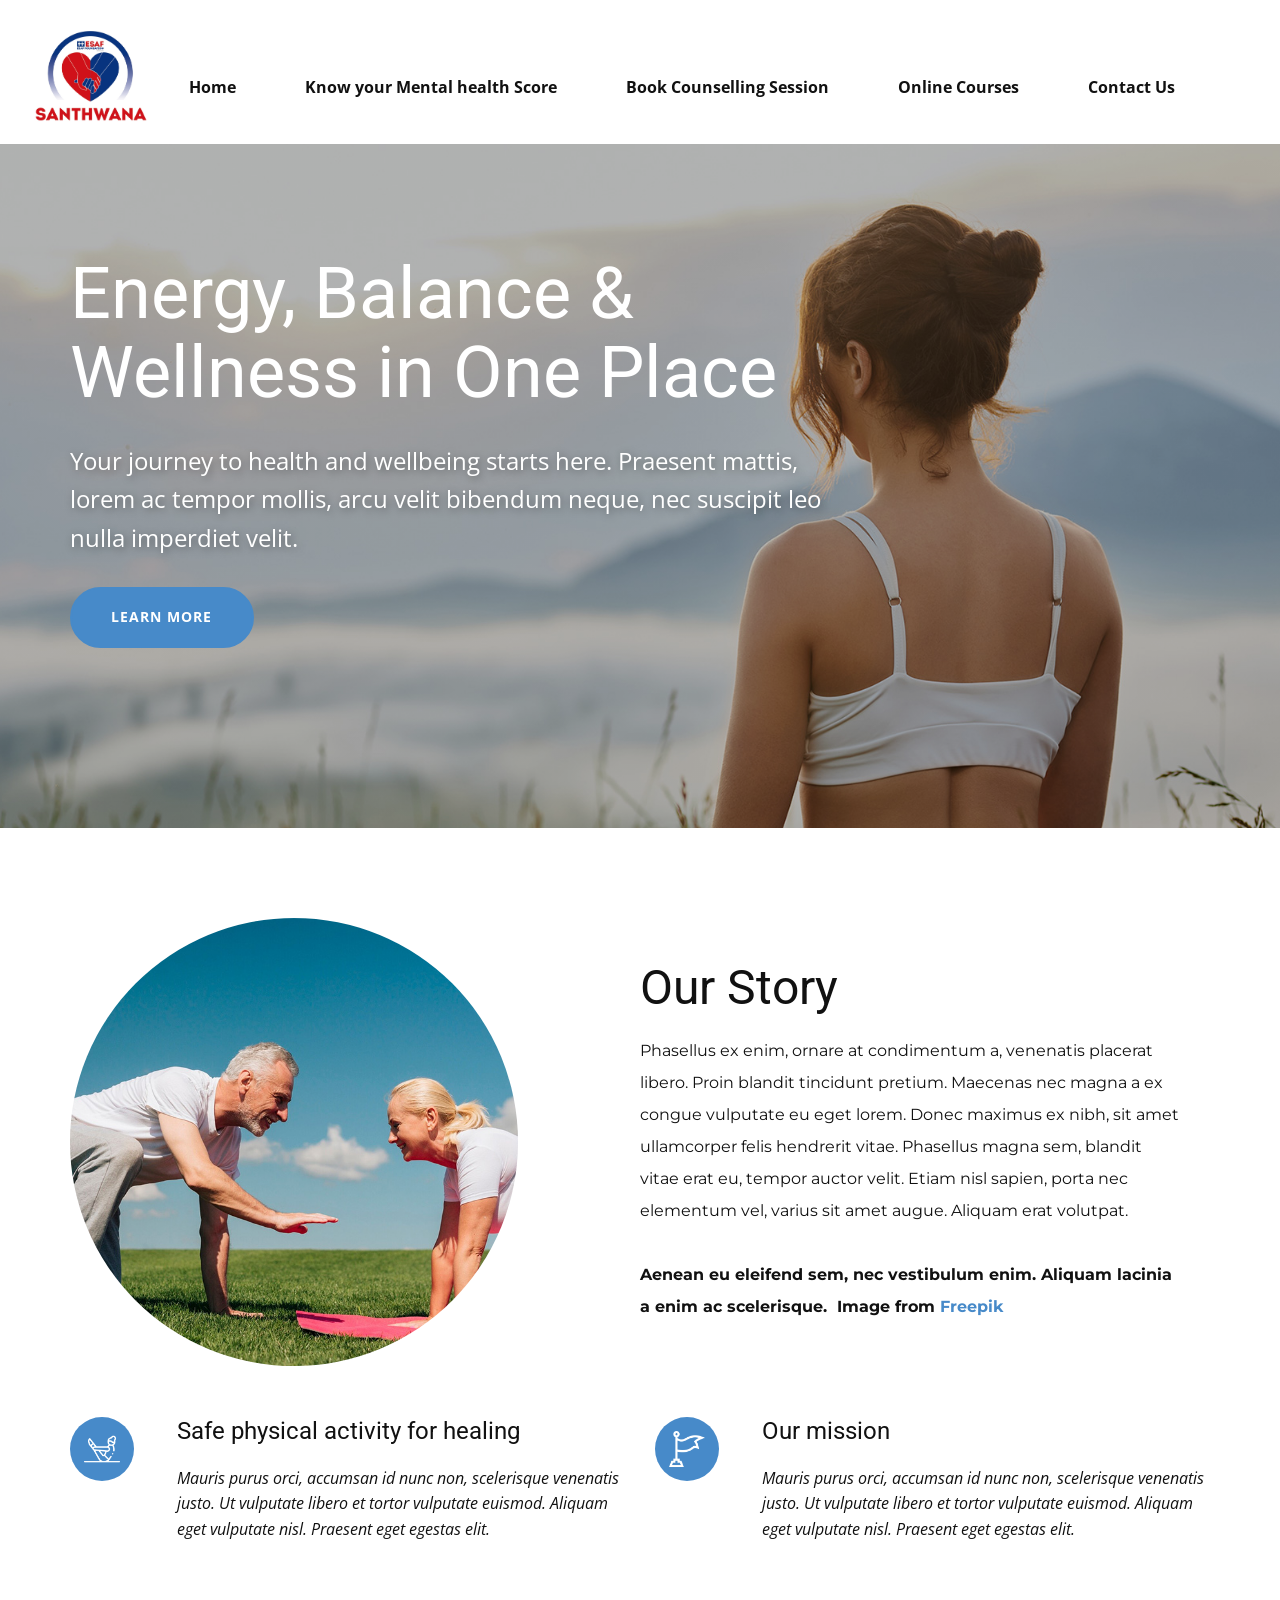
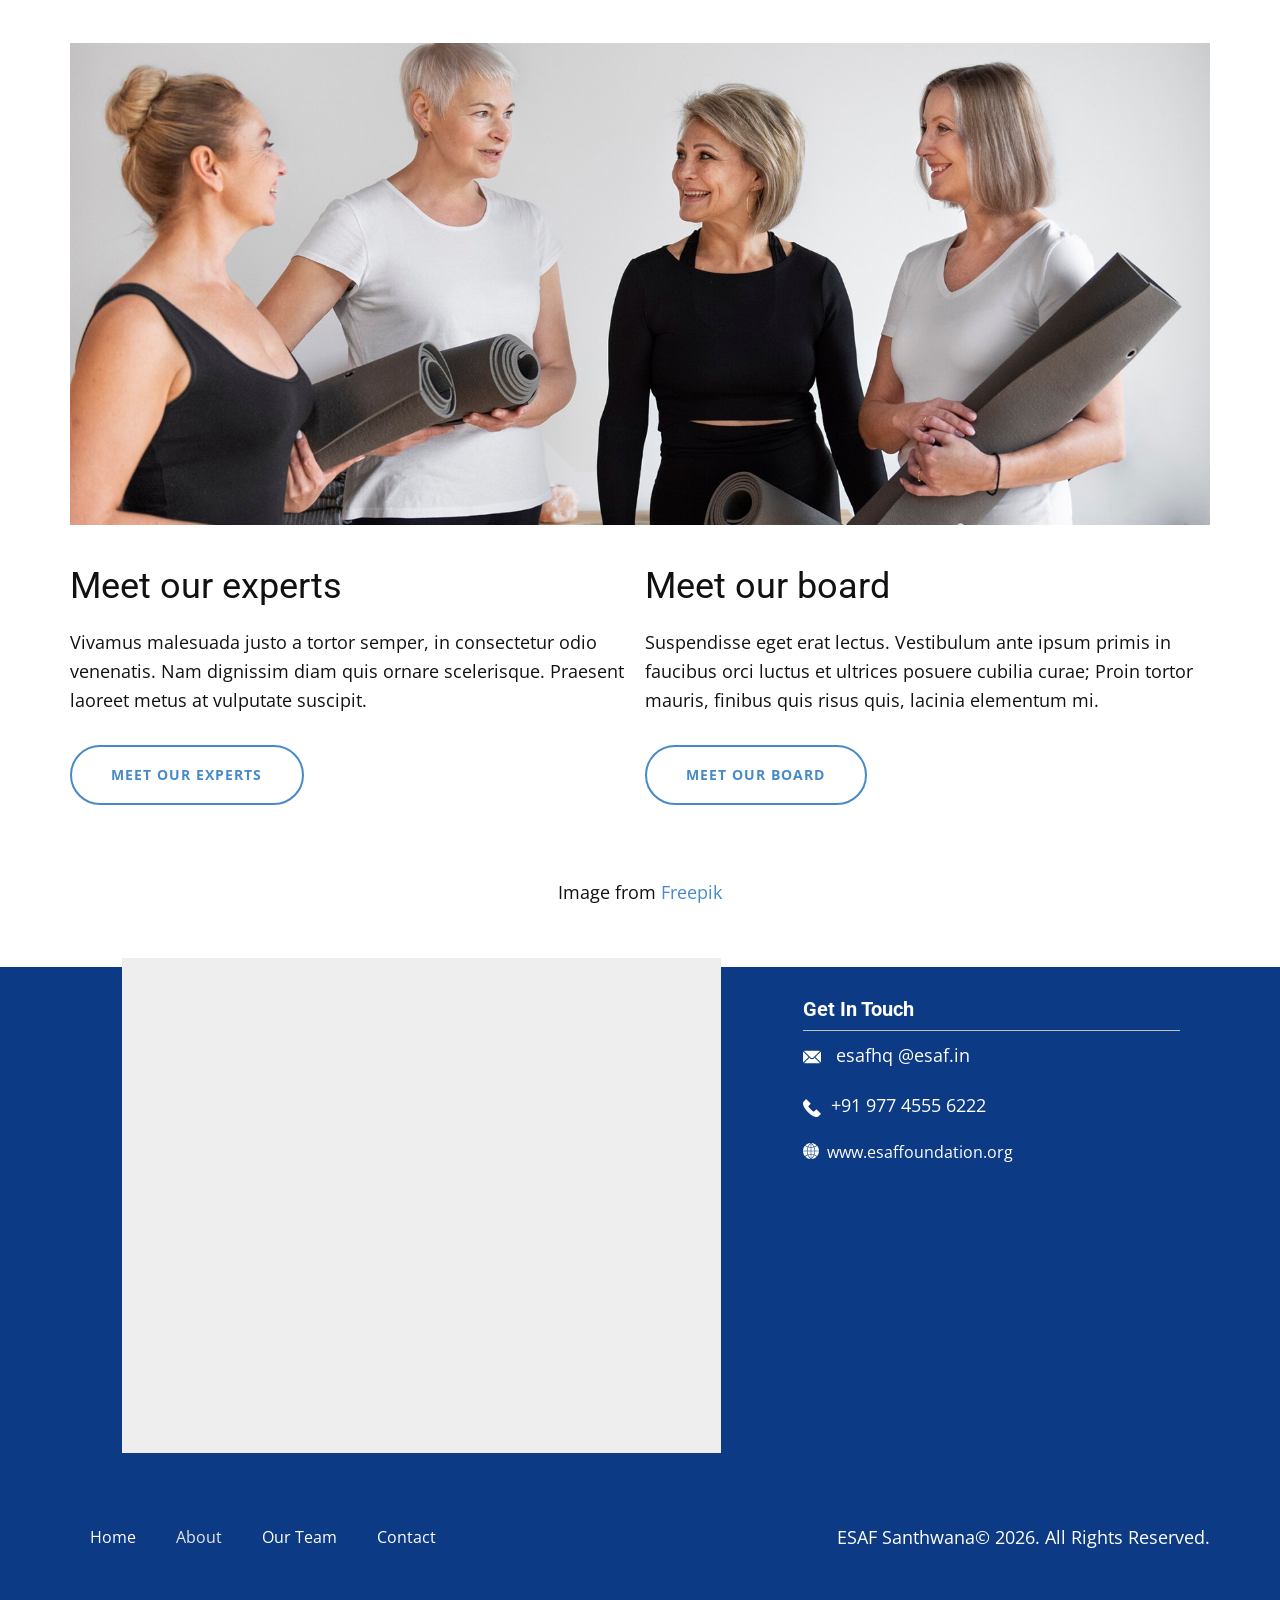
<file: About.html>
<!DOCTYPE html>
<html style="font-size: 16px;" lang="en"><head>
    <meta name="viewport" content="width=device-width, initial-scale=1.0">
    <meta charset="utf-8">
    <meta name="keywords" content="​Energy, Balance &amp;amp; Wellness in One Place, ​Our Story">
    <meta name="description" content="">
    <title>About</title>
    <link rel="stylesheet" href="nicepage.css" media="screen">
<link rel="stylesheet" href="About.css" media="screen">
    <script class="u-script" type="text/javascript" src="jquery.js" defer=""></script>
    <script class="u-script" type="text/javascript" src="nicepage.js" defer=""></script>
    <meta name="generator" content="Nicepage 8.6.2, nicepage.com">
    
    
    
    
    
    <link id="u-page-google-font" rel="stylesheet" href="https://fonts.googleapis.com/css2?display=swap&amp;family=Roboto:ital,wght@0,100;0,200;0,300;0,400;0,500;0,600;0,700;0,800;0,900;1,100;1,200;1,300;1,400;1,500;1,600;1,700;1,800;1,900&amp;family=Open+Sans:ital,wght@0,300;0,400;0,500;0,600;0,700;0,800;1,300;1,400;1,500;1,600;1,700;1,800&amp;family=Montserrat:ital,wght@0,100;0,200;0,300;0,400;0,500;0,600;0,700;0,800;0,900;1,100;1,200;1,300;1,400;1,500;1,600;1,700;1,800;1,900">
    <script type="application/ld+json">{
		"@context": "http://schema.org",
		"@type": "Organization",
		"name": ""
}</script>
    <meta name="theme-color" content="#478ac9">
    <meta property="og:title" content="About">
    <meta property="og:type" content="website">
  <meta data-intl-tel-input-cdn-path="intlTelInput/"></head>
  <body data-path-to-root="./" data-include-products="false" class="u-body u-clearfix u-xl-mode" data-lang="en"><header class="u-clearfix u-header u-header" id="header"><div class="u-clearfix u-sheet u-sheet-1">
        <img class="u-image u-image-default u-preserve-proportions u-image-1" src="images/SanthwanaLogo.jpg" alt="" data-image-width="633" data-image-height="633">
        <nav class="u-menu u-menu-one-level u-offcanvas u-menu-1" role="navigation" aria-label="Menu navigation">
          <div class="menu-collapse" style="font-size: 1rem; letter-spacing: 0px; font-weight: 700;">
            <a class="u-button-style u-custom-left-right-menu-spacing u-custom-padding-bottom u-custom-text-hover-color u-custom-top-bottom-menu-spacing u-hamburger-link u-nav-link u-text-active-palette-1-base u-text-hover-palette-2-base" href="#" tabindex="-1" aria-label="Open menu" aria-controls="261f">
              <svg class="u-svg-link" viewBox="0 0 24 24"><use xlink:href="#menu-hamburger"></use></svg>
              <svg class="u-svg-content" version="1.1" id="menu-hamburger" viewBox="0 0 16 16" x="0px" y="0px" xmlns:xlink="http://www.w3.org/1999/xlink" xmlns="http://www.w3.org/2000/svg"><g><rect y="1" width="16" height="2"></rect><rect y="7" width="16" height="2"></rect><rect y="13" width="16" height="2"></rect>
</g></svg>
            </a>
          </div>
          <div class="u-custom-menu u-nav-container">
            <ul class="u-nav u-unstyled u-nav-1" role="menubar"><li role="none" class="u-nav-item"><a role="menuitem" class="u-button-style u-nav-link u-text-active-palette-1-base u-text-hover-palette-1-base u-nav-link-2" href="./">Home</a>
</li><li role="none" class="u-nav-item"><a tabindex="-1" role="menuitem" class="u-button-style u-nav-link u-text-active-palette-1-base u-text-hover-palette-1-base u-nav-link-2" href="https://bewinwilsonmathews.github.io/Santhwana/Santhwana.html" target="_blank">Know your Mental health Score</a>
</li><li role="none" class="u-nav-item"><a tabindex="-1" role="menuitem" class="u-button-style u-nav-link u-text-active-palette-1-base u-text-hover-palette-1-base u-nav-link-2" href="https://meetpro.club/studentmentor" target="_blank">Book Counselling Session</a>
</li><li role="none" class="u-nav-item"><a tabindex="-1" role="menuitem" class="u-button-style u-nav-link u-text-active-palette-1-base u-text-hover-palette-1-base u-nav-link-2" href="https://script.google.com/macros/s/AKfycbzLUiHWCuA23xT3r5N1A-uJz3avY5cB6EeaaajBGBmp5HIz8C4YGnMHK1bf3oDaUm6wXw/exec" target="_blank">Online Courses</a>
</li><li role="none" class="u-nav-item"><a tabindex="-1" role="menuitem" class="u-button-style u-nav-link u-text-active-palette-1-base u-text-hover-palette-1-base u-nav-link-2" href="./#block-17" data-page-id="1332116969" target="_blank">Contact Us</a>
</li></ul>
          </div>
          <div class="u-custom-menu u-nav-container-collapse" id="261f" role="region" aria-label="Menu panel">
            <div class="u-black u-container-style u-inner-container-layout u-opacity u-opacity-95 u-sidenav">
              <div class="u-inner-container-layout u-sidenav-overflow">
                <div class="u-menu-close" tabindex="-1" aria-label="Close menu"></div>
                <ul class="u-align-center u-nav u-popupmenu-items u-unstyled u-nav-2" role="menubar"><li role="none" class="u-nav-item"><a role="menuitem" class="u-button-style u-nav-link" href="./">Home</a>
</li><li role="none" class="u-nav-item"><a tabindex="-1" role="menuitem" class="u-button-style u-nav-link" href="https://bewinwilsonmathews.github.io/Santhwana/Santhwana.html" target="_blank">Know your Mental health Score</a>
</li><li role="none" class="u-nav-item"><a tabindex="-1" role="menuitem" class="u-button-style u-nav-link" href="https://meetpro.club/studentmentor" target="_blank">Book Counselling Session</a>
</li><li role="none" class="u-nav-item"><a tabindex="-1" role="menuitem" class="u-button-style u-nav-link" href="https://script.google.com/macros/s/AKfycbzLUiHWCuA23xT3r5N1A-uJz3avY5cB6EeaaajBGBmp5HIz8C4YGnMHK1bf3oDaUm6wXw/exec" target="_blank">Online Courses</a>
</li><li role="none" class="u-nav-item"><a tabindex="-1" role="menuitem" class="u-button-style u-nav-link" href="./#block-17" data-page-id="1332116969" target="_blank">Contact Us</a>
</li></ul>
              </div>
            </div>
            <div class="u-black u-menu-overlay u-opacity u-opacity-70"></div>
          </div>
        </nav>
      </div></header>
    <section class="skrollable skrollable-between u-align-center u-clearfix u-container-align-center u-image u-shading u-section-1" src="" data-image-width="1980" data-image-height="857" id="block-1">
      <div class="u-clearfix u-sheet u-valign-middle u-sheet-1">
        <h1 class="u-align-left u-text u-text-1" data-animation-name="customAnimationIn" data-animation-duration="1500"> Energy, Balance &amp; Wellness in One Place</h1>
        <p class="u-align-left u-large-text u-text u-text-variant u-text-2" data-animation-name="customAnimationIn" data-animation-duration="1500" data-animation-delay="250"> Your journey to health and wellbeing starts here.&nbsp;Praesent mattis, lorem ac tempor mollis, arcu velit bibendum neque, nec suscipit leo nulla imperdiet velit.</p>
        <a href="" class="u-active-palette-2-base u-align-left u-border-2 u-border-active-palette-2-base u-border-hover-palette-2-base u-border-palette-1-base u-btn u-btn-round u-button-style u-hover-palette-2-base u-palette-1-base u-radius u-btn-1">learn more</a>
        <p class="u-align-left u-text u-text-default u-text-3" data-animation-name="customAnimationIn" data-animation-duration="1500" data-animation-delay="500">Image from&nbsp;<a href="https://www.freepik.com" class="u-active-none u-border-1 u-border-active-palette-1-light-2 u-border-hover-palette-1-light-2 u-border-no-left u-border-no-right u-border-no-top u-border-white u-bottom-left-radius-0 u-bottom-right-radius-0 u-btn u-button-link u-button-style u-hover-none u-none u-radius-0 u-text-body-alt-color u-top-left-radius-0 u-top-right-radius-0 u-btn-2" target="_blank">Freepik</a>
        </p>
      </div>
      <style data-mode="XXL">@media (max-width: 0px) {
   .u-section-1 {
    background-image: linear-gradient(0deg, rgba(0, 0, 0, 0.3), rgba(0, 0, 0, 0.3)), url('images/smart-pensive-redhead-hipster-with-full-beard-glasses-dressed-casual-clothes-poses-with-hand-chin-studio-isolated-dark-background5-min.jpg');
    background-position: 50% 50%;
  }
  .u-section-1 .u-sheet-1 {
    min-height: 792px;
  }
  .u-section-1 .u-text-1 {
    text-shadow: 2px 2px 8px rgba(0,0,0,0.4);
    --animation-custom_in-translate_x: 300px;
    --animation-custom_in-translate_y: 0px;
    --animation-custom_in-opacity: 0;
    --animation-custom_in-rotate: 0deg;
    --animation-custom_in-scale: 0.3;
    font-size: 5.625rem;
    text-transform: uppercase;
    font-weight: 700;
    margin-top: 60px;
    margin-right: 525px;
    margin-bottom: 0;
    margin-left: 0;
  }
  .u-section-1 .u-text-2 {
    text-shadow: 2px 2px 8px rgba(0,0,0,0.4);
    --animation-custom_in-translate_x: 300px;
    --animation-custom_in-translate_y: 0px;
    --animation-custom_in-opacity: 0;
    --animation-custom_in-rotate: 0deg;
    --animation-custom_in-scale: 0.3;
    margin-top: 30px;
    margin-right: 525px;
    margin-bottom: 0;
    margin-left: 0;
  }
  .u-block-bde2-10 {
    text-transform: uppercase;
    font-weight: 700;
    letter-spacing: 2px;
    font-size: 1rem;
    background-image: none;
    --animation-custom_in-translate_x: 300px;
    --animation-custom_in-translate_y: 0px;
    --animation-custom_in-opacity: 0;
    --animation-custom_in-rotate: 0deg;
    --animation-custom_in-scale: 1;
    margin-top: 45px;
    margin-right: auto;
    margin-bottom: 0;
    margin-left: 0;
    padding-top: 18px;
    padding-right: 42px;
    padding-bottom: 18px;
    padding-left: 41px;
  }
  .u-section-1 .u-text-3 {
    --animation-custom_in-translate_x: 300px;
    --animation-custom_in-translate_y: 0px;
    --animation-custom_in-opacity: 0;
    --animation-custom_in-rotate: 0deg;
    --animation-custom_in-scale: 0.3;
    margin-top: 45px;
    margin-right: auto;
    margin-bottom: 60px;
    margin-left: 0;
  }
  .u-section-1 .u-btn-2 {
    background-image: none;
    border-style: solid;
    margin-left: auto;
    padding-top: 0;
    padding-bottom: 0;
    padding-left: 0;
    padding-right: 0;
  }
}</style>
    </section>
    <section class="u-align-left u-clearfix u-container-align-left u-section-2" id="block-2">
      <div class="u-clearfix u-sheet u-valign-middle u-sheet-1">
        <div class="data-layout-selected u-clearfix u-expanded-width u-layout-wrap u-layout-wrap-1">
          <div class="u-layout">
            <div class="u-layout-row">
              <div class="u-align-left u-container-align-left u-container-style u-layout-cell u-size-30-lg u-size-30-xl u-size-60-md u-size-60-sm u-size-60-xs u-layout-cell-1">
                <div class="u-container-layout u-valign-top u-container-layout-1">
                  <div class="u-image u-image-circle u-image-1" alt="" data-image-width="800" data-image-height="695"></div>
                </div>
              </div>
              <div class="u-align-left u-container-align-left u-container-style u-layout-cell u-size-30-lg u-size-30-xl u-size-60-md u-size-60-sm u-size-60-xs u-layout-cell-2">
                <div class="u-container-layout u-valign-middle u-container-layout-2">
                  <h2 class="u-text u-text-default u-text-1"> Our Story</h2>
                  <p class="u-custom-font u-font-montserrat u-text u-text-2"> Phasellus ex enim, ornare at condimentum a, venenatis placerat libero. Proin blandit tincidunt pretium. Maecenas nec magna a ex congue vulputate eu eget lorem. Donec maximus ex nibh, sit amet ullamcorper felis hendrerit vitae. Phasellus magna sem, blandit vitae erat eu, tempor auctor velit. Etiam nisl sapien, porta nec elementum vel, varius sit amet augue. Aliquam erat volutpat.<br>
                    <br><span style="font-weight: 700;">Aenean eu eleifend sem, nec vestibulum enim. Aliquam lacinia a enim ac scelerisque.&nbsp; Image from <a href="https://www.freepik.com/" class="u-active-none u-border-none u-btn u-button-link u-button-style u-hover-none u-none u-text-palette-1-base u-btn-1">Freepik</a></span>
                  </p>
                </div>
              </div>
            </div>
          </div>
        </div>
        <div class="u-expanded-width u-list u-list-1">
          <div class="u-repeater u-repeater-1">
            <div class="u-align-left u-container-align-left u-container-style u-list-item u-repeater-item">
              <div class="u-container-layout u-similar-container u-valign-top u-container-layout-3"><span class="u-file-icon u-icon u-icon-circle u-palette-1-base u-text-white u-icon-1"><img src="images/2983018-621e9187.png" alt=""></span>
                <h4 class="u-text u-text-3"> Safe physical activity for healing</h4>
                <p class="u-text u-text-4"> Mauris purus orci, accumsan id nunc non, scelerisque venenatis justo. Ut vulputate libero et tortor vulputate euismod. Aliquam eget vulputate nisl. Praesent eget egestas elit.</p>
              </div>
            </div>
            <div class="u-align-left u-container-align-left u-container-style u-list-item u-repeater-item">
              <div class="u-container-layout u-similar-container u-valign-top u-container-layout-4"><span class="u-file-icon u-icon u-icon-circle u-palette-1-base u-text-white u-icon-2"><img src="images/3173732-7a583aef.png" alt=""></span>
                <h4 class="u-text u-text-5"> Our mission</h4>
                <p class="u-text u-text-6"> Mauris purus orci, accumsan id nunc non, scelerisque venenatis justo. Ut vulputate libero et tortor vulputate euismod. Aliquam eget vulputate nisl. Praesent eget egestas elit.</p>
              </div>
            </div>
          </div>
        </div>
      </div>
    </section>
    <section class="u-clearfix u-container-align-center u-section-3" id="block-3">
      <div class="u-clearfix u-sheet u-sheet-1">
        <img class="u-expanded-width u-image u-image-default u-image-1" src="images/our-team.jpg" alt="" data-image-width="1700" data-image-height="1056">
        <div class="u-expanded-width u-list u-list-1">
          <div class="u-repeater u-repeater-1">
            <div class="u-container-align-left u-container-style u-list-item u-repeater-item">
              <div class="u-container-layout u-similar-container u-valign-top u-container-layout-1">
                <h3 class="u-align-left u-text u-text-default u-text-1"> Meet our experts</h3>
                <p class="u-align-left u-text u-text-default u-text-2"> Vivamus malesuada justo a tortor semper, in consectetur odio venenatis. Nam dignissim diam quis ornare scelerisque. Praesent laoreet metus at vulputate suscipit.</p>
                <a href="" class="u-active-palette-2-base u-align-left u-border-2 u-border-active-palette-2-base u-border-hover-palette-2-base u-border-palette-1-base u-btn u-btn-round u-button-style u-hover-palette-2-base u-none u-radius u-btn-1"> Meet our experts</a>
              </div>
            </div>
            <div class="u-container-align-left u-container-style u-list-item u-repeater-item">
              <div class="u-container-layout u-similar-container u-valign-top u-container-layout-2">
                <h3 class="u-align-left u-text u-text-default u-text-3"> Meet our board</h3>
                <p class="u-align-left u-text u-text-default u-text-4"> Suspendisse eget erat lectus. Vestibulum ante ipsum primis in faucibus orci luctus et ultrices posuere cubilia curae; Proin tortor mauris, finibus quis risus quis, lacinia elementum mi.</p>
                <a href="" class="u-active-palette-2-base u-align-left u-border-2 u-border-active-palette-2-base u-border-hover-palette-2-base u-border-palette-1-base u-btn u-btn-round u-button-style u-hover-palette-2-base u-none u-radius u-btn-2"> Meet our board</a>
              </div>
            </div>
          </div>
        </div>
        <p class="u-align-center u-text u-text-default u-text-5">Image from <a href="https://www.freepik.com/" class="u-active-none u-border-none u-btn u-button-link u-button-style u-hover-none u-none u-text-palette-1-base u-btn-3">Freepik</a>
        </p>
      </div>
    </section>
    
    
    
    <footer class="u-align-center-sm u-align-center-xs u-clearfix u-color-var u-footer u-footer" id="footer"><div class="u-clearfix u-sheet u-sheet-1">
        <div class="data-layout-selected u-clearfix u-expanded-width u-layout-wrap u-layout-wrap-1">
          <div class="u-gutter-0 u-layout">
            <div class="u-layout-row">
              <div class="u-container-style u-layout-cell u-shape-rectangle u-size-18-xxl u-size-37 u-layout-cell-1">
                <div class="u-container-layout u-valign-top-lg u-valign-top-md u-valign-top-sm u-valign-top-xs u-container-layout-1">
                  <div class="custom-expanded u-grey-light-2 u-map u-map-1">
                    <div class="embed-responsive">
                      <iframe class="embed-responsive-item" src="https://www.google.com/maps/embed?pb=!1m18!1m12!1m3!1d502092.08882120444!2d75.64968288906248!3d10.532574000000007!2m3!1f0!2f0!3f0!3m2!1i1024!2i768!4f13.1!3m3!1m2!1s0x3ba7ef22c341648f%3A0xb27d6c3a1570b062!2sESAF%20Foundation%20Office!5e0!3m2!1sen!2sin!4v1786616922017!5m2!1sen!2sin" data-map="[base64]"></iframe>
                    </div>
                  </div>
                </div>
              </div>
              <div class="u-container-style u-layout-cell u-shape-rectangle u-size-16-xxl u-size-23 u-layout-cell-2">
                <div class="u-container-layout u-valign-top u-container-layout-2">
                  <h5 class="u-align-left u-text u-text-white u-text-1"> Get In Touch</h5>
                  <div class="u-align-left u-border-1 u-border-grey-25 u-border-no-bottom u-border-no-left u-expanded-width u-line u-line-horizontal u-line-1" data-animation-name="" data-animation-duration="0" data-animation-delay="0" data-animation-direction=""></div>
                  <p class="u-align-left u-text u-text-default u-text-2"><span class="u-file-icon u-icon u-text-white u-icon-1"><img src="images/2-a85e65c4.png" alt=""></span>&nbsp; <a href="mailto:hi@car.repair.com" class="u-active-none u-border-1 u-border-active-white u-border-hover-white u-border-no-left u-border-no-right u-border-no-top u-btn u-button-link u-button-style u-hover-none u-none u-text-active-grey-10 u-text-body-alt-color u-text-hover-grey-10 u-btn-1" data-animation-name="" data-animation-duration="0" data-animation-delay="0" data-animation-direction="">esafhq @esaf.in</a>
                  </p>
                  <p class="u-align-left u-text u-text-3">
                    <a href="tel:+12345678910" class="u-active-none u-border-1 u-border-active-white u-border-hover-white u-border-no-left u-border-no-right u-border-no-top u-btn u-button-link u-button-style u-hover-none u-none u-text-active-grey-10 u-text-body-alt-color u-text-hover-grey-10 u-btn-2" data-animation-name="" data-animation-duration="0" data-animation-delay="0" data-animation-direction=""><span class="u-file-icon u-icon u-text-white u-icon-2"><img src="images/3-c91f3b92.png" alt=""></span> +91&nbsp;977 4555 6222
                    </a>
                  </p>
                  <a href="mailto:hi@car.repair.com" class="u-active-none u-border-1 u-border-active-white u-border-hover-white u-border-no-left u-border-no-right u-border-no-top u-btn u-button-link u-button-style u-hover-none u-none u-text-active-grey-10 u-text-body-alt-color u-text-hover-grey-10 u-btn-3" data-animation-name="" data-animation-duration="0" data-animation-delay="0" data-animation-direction=""><span class="u-icon"><svg class="u-svg-content" viewBox="0 0 57.949 57.949" x="0px" y="0px" style="width: 1em; height: 1em;"><g><path d="M29.975,27.985h11.972c-0.123-4.348-1.033-8.567-2.664-12.477c-3.01,0.874-6.131,1.355-9.308,1.44V27.985z"></path><path d="M40.384,13.057c2.928-1.01,5.731-2.392,8.328-4.169l0.653-0.5C44.588,3.658,38.18,0.58,31.071,0.069L30.553,0.49
		C34.767,3.979,38.099,8.268,40.384,13.057z"></path><path d="M29.975,2.628v12.32c2.891-0.082,5.731-0.513,8.473-1.283C36.421,9.505,33.557,5.753,29.975,2.628z"></path><path d="M41.531,42.202c3.13,1.132,6.12,2.668,8.885,4.639l0.868,0.65c3.976-4.785,6.439-10.866,6.665-17.505H43.947
		C43.834,34.224,43.006,38.343,41.531,42.202z"></path><path d="M9.237,8.888c2.597,1.777,5.401,3.158,8.328,4.169c2.285-4.788,5.617-9.077,9.832-12.567l-0.518-0.421
		c-7.125,0.512-13.547,3.603-18.328,8.35L9.237,8.888z"></path><path d="M27.975,2.628c-3.583,3.125-6.446,6.878-8.473,11.036c2.742,0.77,5.582,1.202,8.473,1.283V2.628z"></path><path d="M14.003,29.985H0c0.227,6.639,2.689,12.719,6.665,17.505l0.85-0.635c2.775-1.977,5.771-3.518,8.906-4.652
		C14.943,38.341,14.116,34.222,14.003,29.985z"></path><path d="M16.752,14.89c-3.037-1.064-5.945-2.505-8.644-4.351L7.17,9.897C2.901,14.768,0.236,21.072,0,27.985h14.003
		C14.124,23.425,15.061,18.997,16.752,14.89z"></path><path d="M16.003,27.985h11.972V16.948c-3.179-0.085-6.301-0.566-9.309-1.438C17.035,19.419,16.125,23.637,16.003,27.985z"></path><path d="M27.297,57.391c-4.419-3.695-7.841-8.259-10.111-13.341c-2.992,1.074-5.851,2.538-8.492,4.42l-0.689,0.515
		c4.774,5.003,11.31,8.304,18.605,8.896L27.297,57.391z"></path><path d="M27.975,40.023V29.985H16.003c0.113,4.019,0.905,7.924,2.313,11.58C21.429,40.627,24.669,40.111,27.975,40.023z"></path><path d="M49.236,48.456c-2.631-1.875-5.482-3.335-8.469-4.406c-2.272,5.094-5.698,9.662-10.113,13.344l0.685,0.487
		c7.295-0.592,13.832-3.892,18.606-8.895L49.236,48.456z"></path><path d="M49.885,10.507c-2.72,1.862-5.643,3.311-8.689,4.38c1.692,4.108,2.629,8.537,2.751,13.098h14.003
		c-0.237-6.935-2.917-13.256-7.209-18.133L49.885,10.507z"></path><path d="M27.975,55.342V42.023c-3.039,0.085-6.016,0.556-8.882,1.4C21.136,47.932,24.141,51.998,27.975,55.342z"></path><path d="M41.947,29.985H29.975v10.038c3.307,0.088,6.548,0.604,9.662,1.542C41.041,37.91,41.833,34.005,41.947,29.985z"></path><path d="M38.86,43.423c-2.866-0.844-5.845-1.314-8.885-1.4v13.323C33.806,52.013,36.814,47.943,38.86,43.423z"></path>
</g></svg></span>&nbsp;&nbsp;www.esaffoundation.org 
                  </a>
                </div>
              </div>
            </div>
          </div>
        </div>
        <div class="data-layout-selected u-clearfix u-expanded-width u-layout-custom-xs u-layout-wrap u-layout-wrap-2">
          <div class="u-layout">
            <div class="u-layout-row">
              <div class="u-container-style u-layout-cell u-size-14-xs u-size-30-lg u-size-30-xl u-size-30-xxl u-size-60-md u-size-60-sm u-layout-cell-3">
                <div class="u-container-layout u-valign-middle u-container-layout-3">
                  <nav class="u-menu u-menu-one-level u-offcanvas u-menu-1" data-responsive-from="XS" role="navigation">
                    <div class="menu-collapse">
                      <a class="u-button-style u-custom-text-color u-hamburger-link u-nav-link" aria-label="Open menu" aria-controls="e226" href="#">
                        <svg class="u-svg-link" viewBox="0 0 24 24"><use xlink:href="#svg-23e0"></use></svg>
                        <svg class="u-svg-content" version="1.1" id="svg-23e0" viewBox="0 0 16 16" x="0px" y="0px" xmlns:xlink="http://www.w3.org/1999/xlink" xmlns="http://www.w3.org/2000/svg"><g><rect y="1" width="16" height="2"></rect><rect y="7" width="16" height="2"></rect><rect y="13" width="16" height="2"></rect>
</g></svg>
                      </a>
                    </div>
                    <div class="u-custom-menu u-nav-container">
                      <ul class="u-nav u-unstyled" role="menubar"><li role="none" class="u-nav-item"><a tabindex="-1" role="menuitem" class="u-button-style u-nav-link u-text-white" href="#" aria-haspopup="true">Home</a>
</li><li role="none" class="u-nav-item"><a tabindex="-1" role="menuitem" class="u-button-style u-nav-link u-text-white" href="#">About</a>
</li><li role="none" class="u-nav-item"><a tabindex="-1" role="menuitem" class="u-button-style u-nav-link u-text-white" href="#">Our Team</a>
</li><li role="none" class="u-nav-item"><a tabindex="-1" role="menuitem" class="u-button-style u-nav-link u-text-white" href="#">Contact</a>
</li></ul>
                    </div>
                    <div id="e226" role="region" aria-label="Menu panel" class="u-custom-menu u-nav-container-collapse">
                      <div class="u-black u-container-style u-inner-container-layout u-opacity u-opacity-95 u-sidenav">
                        <div class="u-inner-container-layout u-sidenav-overflow">
                          <div class="u-menu-close" aria-label="Close menu"></div>
                          <ul class="u-align-center u-nav u-popupmenu-items u-unstyled u-nav-2" role="menubar"><li role="none" class="u-nav-item"><a tabindex="-1" role="menuitem" class="u-button-style u-nav-link" href="#" aria-haspopup="true">Home</a>
</li><li role="none" class="u-nav-item"><a tabindex="-1" role="menuitem" class="u-button-style u-nav-link" href="#">About</a>
</li><li role="none" class="u-nav-item"><a tabindex="-1" role="menuitem" class="u-button-style u-nav-link" href="#">Our Team</a>
</li><li role="none" class="u-nav-item"><a tabindex="-1" role="menuitem" class="u-button-style u-nav-link" href="#">Contact</a>
</li></ul>
                        </div>
                      </div>
                      <div class="u-black u-menu-overlay u-opacity u-opacity-70"></div>
                    </div>
                    <style class="menu-style">@media (max-width: 539px) {
                    [data-responsive-from="XS"] .u-nav-container {
                        display: none;
                    }
                    [data-responsive-from="XS"] .menu-collapse {
                        display: block;
                    }
                }</style>
                  </nav>
                </div>
              </div>
              <div class="u-container-align-left-md u-container-align-left-sm u-container-align-right-lg u-container-align-right-xl u-container-align-right-xxl u-container-style u-layout-cell u-size-30-lg u-size-30-xl u-size-30-xxl u-size-46-xs u-size-60-md u-size-60-sm u-layout-cell-4">
                <div class="u-container-layout u-valign-bottom-xs u-valign-middle-lg u-valign-middle-md u-valign-middle-sm u-valign-middle-xl u-container-layout-4">
                  <p class="u-align-left-md u-align-left-sm u-align-left-xs u-align-right-lg u-align-right-xl u-align-right-xxl u-text u-text-default-lg u-text-default-md u-text-default-sm u-text-default-xl u-text-white u-text-4">ESAF Santhwana© 2026. All Rights Reserved.</p>
                </div>
              </div>
            </div>
          </div>
        </div>
      </div></footer>
    <section class="u-backlink u-clearfix u-grey-80"></section>
  
</body></html>
</file>
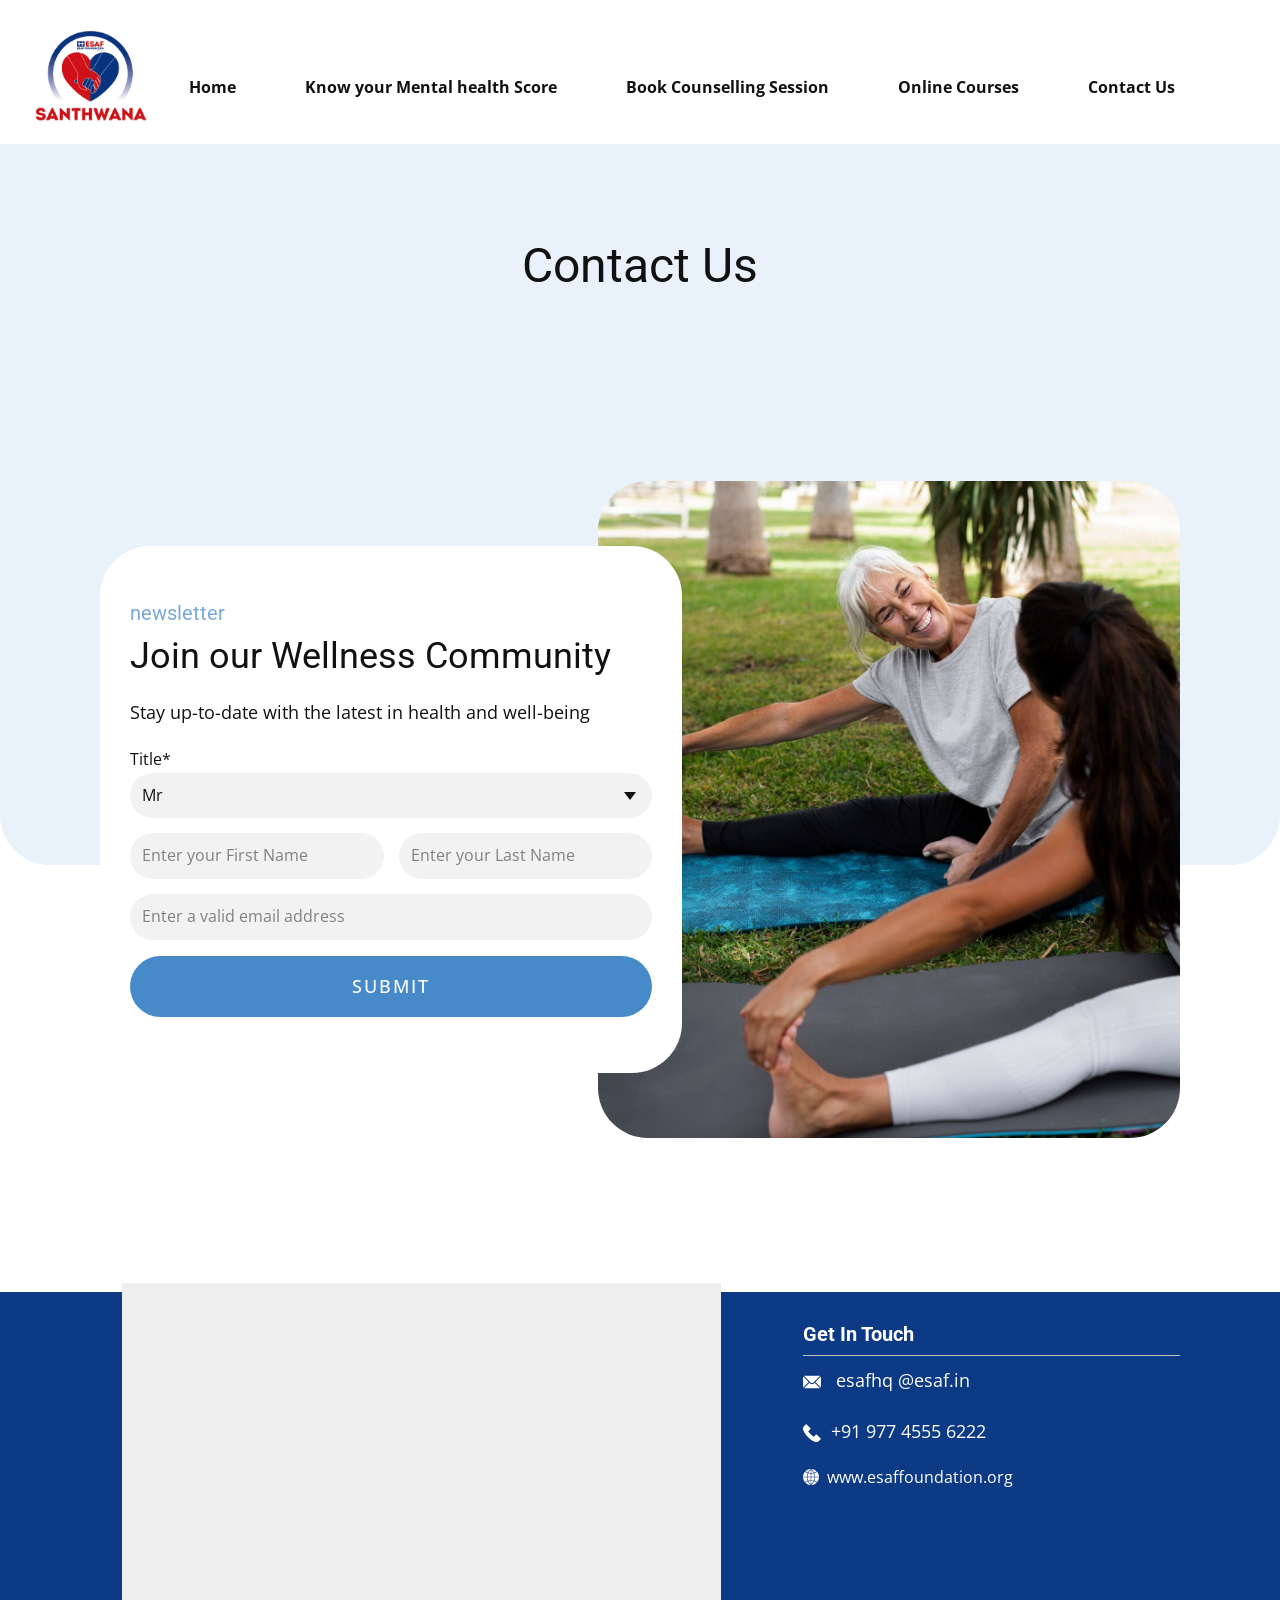
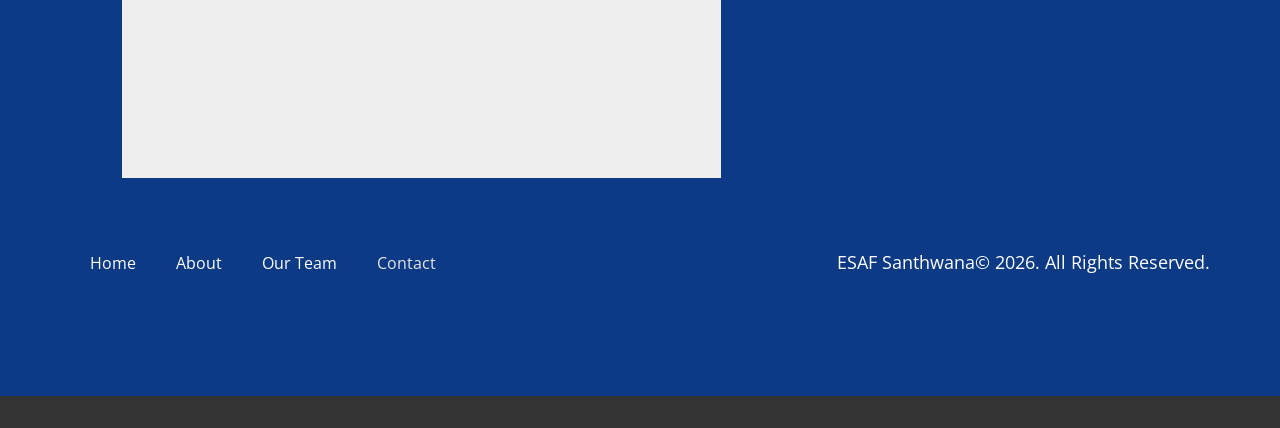
<file: Contact.html>
<!DOCTYPE html>
<html style="font-size: 16px;" lang="en"><head>
    <meta name="viewport" content="width=device-width, initial-scale=1.0">
    <meta charset="utf-8">
    <meta name="keywords" content="Contact Us">
    <meta name="description" content="">
    <title>Contact</title>
    <link rel="stylesheet" href="nicepage.css" media="screen">
<link rel="stylesheet" href="Contact.css" media="screen">
    <script class="u-script" type="text/javascript" src="jquery.js" defer=""></script>
    <script class="u-script" type="text/javascript" src="nicepage.js" defer=""></script>
    <meta name="generator" content="Nicepage 8.6.2, nicepage.com">
    
    
    
    
    <link id="u-page-google-font" rel="stylesheet" href="https://fonts.googleapis.com/css2?display=swap&amp;family=Roboto:ital,wght@0,100;0,200;0,300;0,400;0,500;0,600;0,700;0,800;0,900;1,100;1,200;1,300;1,400;1,500;1,600;1,700;1,800;1,900&amp;family=Open+Sans:ital,wght@0,300;0,400;0,500;0,600;0,700;0,800;1,300;1,400;1,500;1,600;1,700;1,800">
    <script type="application/ld+json">{
		"@context": "http://schema.org",
		"@type": "Organization",
		"name": ""
}</script>
    <meta name="theme-color" content="#478ac9">
    <meta property="og:title" content="Contact">
    <meta property="og:type" content="website">
  <meta name="referrer" content="origin"><meta data-intl-tel-input-cdn-path="intlTelInput/"></head>
  <body data-path-to-root="./" data-include-products="false" class="u-body u-clearfix u-xl-mode" data-lang="en"><header class="u-clearfix u-header u-header" id="header"><div class="u-clearfix u-sheet u-sheet-1">
        <img class="u-image u-image-default u-preserve-proportions u-image-1" src="images/SanthwanaLogo.jpg" alt="" data-image-width="633" data-image-height="633">
        <nav class="u-menu u-menu-one-level u-offcanvas u-menu-1" role="navigation" aria-label="Menu navigation">
          <div class="menu-collapse" style="font-size: 1rem; letter-spacing: 0px; font-weight: 700;">
            <a class="u-button-style u-custom-left-right-menu-spacing u-custom-padding-bottom u-custom-text-hover-color u-custom-top-bottom-menu-spacing u-hamburger-link u-nav-link u-text-active-palette-1-base u-text-hover-palette-2-base" href="#" tabindex="-1" aria-label="Open menu" aria-controls="261f">
              <svg class="u-svg-link" viewBox="0 0 24 24"><use xlink:href="#menu-hamburger"></use></svg>
              <svg class="u-svg-content" version="1.1" id="menu-hamburger" viewBox="0 0 16 16" x="0px" y="0px" xmlns:xlink="http://www.w3.org/1999/xlink" xmlns="http://www.w3.org/2000/svg"><g><rect y="1" width="16" height="2"></rect><rect y="7" width="16" height="2"></rect><rect y="13" width="16" height="2"></rect>
</g></svg>
            </a>
          </div>
          <div class="u-custom-menu u-nav-container">
            <ul class="u-nav u-unstyled u-nav-1" role="menubar"><li role="none" class="u-nav-item"><a role="menuitem" class="u-button-style u-nav-link u-text-active-palette-1-base u-text-hover-palette-1-base u-nav-link-2" href="./">Home</a>
</li><li role="none" class="u-nav-item"><a tabindex="-1" role="menuitem" class="u-button-style u-nav-link u-text-active-palette-1-base u-text-hover-palette-1-base u-nav-link-2" href="https://bewinwilsonmathews.github.io/Santhwana/Santhwana.html" target="_blank">Know your Mental health Score</a>
</li><li role="none" class="u-nav-item"><a tabindex="-1" role="menuitem" class="u-button-style u-nav-link u-text-active-palette-1-base u-text-hover-palette-1-base u-nav-link-2" href="https://meetpro.club/studentmentor" target="_blank">Book Counselling Session</a>
</li><li role="none" class="u-nav-item"><a tabindex="-1" role="menuitem" class="u-button-style u-nav-link u-text-active-palette-1-base u-text-hover-palette-1-base u-nav-link-2" href="https://script.google.com/macros/s/AKfycbzLUiHWCuA23xT3r5N1A-uJz3avY5cB6EeaaajBGBmp5HIz8C4YGnMHK1bf3oDaUm6wXw/exec" target="_blank">Online Courses</a>
</li><li role="none" class="u-nav-item"><a tabindex="-1" role="menuitem" class="u-button-style u-nav-link u-text-active-palette-1-base u-text-hover-palette-1-base u-nav-link-2" href="./#block-17" data-page-id="1332116969" target="_blank">Contact Us</a>
</li></ul>
          </div>
          <div class="u-custom-menu u-nav-container-collapse" id="261f" role="region" aria-label="Menu panel">
            <div class="u-black u-container-style u-inner-container-layout u-opacity u-opacity-95 u-sidenav">
              <div class="u-inner-container-layout u-sidenav-overflow">
                <div class="u-menu-close" tabindex="-1" aria-label="Close menu"></div>
                <ul class="u-align-center u-nav u-popupmenu-items u-unstyled u-nav-2" role="menubar"><li role="none" class="u-nav-item"><a role="menuitem" class="u-button-style u-nav-link" href="./">Home</a>
</li><li role="none" class="u-nav-item"><a tabindex="-1" role="menuitem" class="u-button-style u-nav-link" href="https://bewinwilsonmathews.github.io/Santhwana/Santhwana.html" target="_blank">Know your Mental health Score</a>
</li><li role="none" class="u-nav-item"><a tabindex="-1" role="menuitem" class="u-button-style u-nav-link" href="https://meetpro.club/studentmentor" target="_blank">Book Counselling Session</a>
</li><li role="none" class="u-nav-item"><a tabindex="-1" role="menuitem" class="u-button-style u-nav-link" href="https://script.google.com/macros/s/AKfycbzLUiHWCuA23xT3r5N1A-uJz3avY5cB6EeaaajBGBmp5HIz8C4YGnMHK1bf3oDaUm6wXw/exec" target="_blank">Online Courses</a>
</li><li role="none" class="u-nav-item"><a tabindex="-1" role="menuitem" class="u-button-style u-nav-link" href="./#block-17" data-page-id="1332116969" target="_blank">Contact Us</a>
</li></ul>
              </div>
            </div>
            <div class="u-black u-menu-overlay u-opacity u-opacity-70"></div>
          </div>
        </nav>
      </div></header>
    <section class="u-clearfix u-container-align-center u-palette-1-light-3 u-section-1" id="block-1">
      <div class="u-clearfix u-sheet u-valign-middle u-sheet-1">
        <h2 class="u-align-center u-text u-text-default u-text-1">Contact Us</h2>
      </div>
    </section>
    <section class="u-align-center u-clearfix u-container-align-center u-container-align-center-lg u-container-align-center-md u-container-align-center-sm u-container-align-center-xl u-valign-top-xl u-valign-top-xs u-white u-section-2" id="block-2">
      <div class="u-expanded-width u-palette-1-light-3 u-radius u-shape u-shape-round u-shape-1" data-animation-name="flipIn" data-animation-duration="1000" data-animation-delay="250" data-animation-direction="X"></div>
      <div class="u-container-style u-group u-group-1">
        <div class="u-container-layout u-valign-middle-lg u-container-layout-1">
          <img src="images/friends-doing-yoga-together-park_23-2149891878.jpg" class="custom-expanded u-align-left u-image u-image-round u-radius u-image-1" data-image-width="1333" data-image-height="2000" data-animation-name="customAnimationIn" data-animation-duration="1500" data-animation-delay="500">
          <div class="u-align-center u-container-align-center u-container-align-left u-container-style u-group u-radius u-shape-round u-white u-group-2" data-animation-name="customAnimationIn" data-animation-duration="1500" data-animation-delay="500">
            <div class="u-container-layout u-valign-middle u-container-layout-2">
              <h5 class="u-align-left u-text u-text-palette-1-light-1 u-text-1">newsletter</h5>
              <h3 class="u-align-left u-text u-text-2"> Join our Wellness Community</h3>
              <p class="u-align-left u-text u-text-3"> Stay up-to-date with the latest in health and well-being</p>
              <div class="u-expanded-width u-form u-form-1">
                <form action="https://service.nicepagesrv.com/form/v4/form-process" class="u-clearfix u-form-spacing-15 u-form-vertical u-inner-form" style="" source="email" name="form">
                  <div class="u-form-group u-form-select u-label-top u-form-group-1">
                    <label for="select-f6af" class="u-label">Title*</label>
                    <div class="u-form-select-wrapper">
                      <select id="select-f6af" name="select" class="u-border-none u-grey-5 u-input u-input-rectangle u-radius u-input-1">
                        <option data-calc="1" value="1">Mr</option>
                        <option value="Mrs" data-calc="">Mrs</option>
                      </select>
                      <svg class="u-caret u-caret-svg" version="1.1" id="Layer_1" xmlns="http://www.w3.org/2000/svg" xmlns:xlink="http://www.w3.org/1999/xlink" x="0px" y="0px" width="16px" height="16px" viewBox="0 0 16 16" style="fill:currentColor;" xml:space="preserve"><polygon class="st0" points="8,12 2,4 14,4 "></polygon></svg>
                    </div>
                  </div>
                  <div class="u-form-group u-form-name u-form-partition-factor-2 u-label-top u-form-group-2">
                    <label for="first-name-e061" class="u-form-control-hidden u-label"></label>
                    <input type="text" placeholder="Enter your First Name" id="first-name-e061" name="name-1" class="u-border-none u-grey-5 u-input u-input-rectangle u-radius u-input-2" required="">
                  </div>
                  <div class="u-form-group u-form-name u-form-partition-factor-2 u-label-top u-form-group-3">
                    <label for="last-name-e061" class="u-form-control-hidden u-label"></label>
                    <input type="text" placeholder="Enter your Last Name" id="last-name-e061" name="name-2" class="u-border-none u-grey-5 u-input u-input-rectangle u-radius u-input-3" required="">
                  </div>
                  <div class="u-form-email u-form-group u-label-top">
                    <label for="email-5a14" class="u-form-control-hidden u-label">Email</label>
                    <input type="email" placeholder="Enter a valid email address" id="email-5a14" name="email" class="u-border-none u-grey-5 u-input u-input-rectangle u-radius u-input-4" required="">
                  </div>
                  <div class="u-align-center u-form-group u-form-submit u-label-top">
                    <a href="#" class="u-active-grey-90 u-border-none u-btn u-btn-round u-btn-submit u-button-style u-hover-grey-90 u-palette-1-base u-radius u-text-active-white u-text-hover-white u-btn-1">Submit</a>
                    <input type="submit" value="submit" class="u-form-control-hidden">
                  </div>
                  <div class="u-form-send-message u-form-send-success">Thank you! Your message has been sent.</div>
                  <div class="u-form-send-error u-form-send-message">Unable to send your message. Please fix errors then try again.</div>
                  <input type="hidden" value="" name="recaptchaResponse">
                  <input type="hidden" name="formServices" value="">
                </form>
              </div>
            </div>
          </div>
        </div>
      </div>
      <p class="u-text u-text-default u-text-4" data-animation-name="customAnimationIn" data-animation-duration="1000" data-animation-delay="0">Image from <a href="https://www.freepik.com" class="u-border-1 u-border-active-palette-2-base u-border-grey-75 u-border-hover-palette-2-base u-border-no-left u-border-no-right u-border-no-top u-btn u-button-link u-button-style u-none u-text-body-color u-btn-2">Freepik</a>
      </p>
    </section>
    
    
    
    <footer class="u-align-center-sm u-align-center-xs u-clearfix u-color-var u-footer u-footer" id="footer"><div class="u-clearfix u-sheet u-sheet-1">
        <div class="data-layout-selected u-clearfix u-expanded-width u-layout-wrap u-layout-wrap-1">
          <div class="u-gutter-0 u-layout">
            <div class="u-layout-row">
              <div class="u-container-style u-layout-cell u-shape-rectangle u-size-18-xxl u-size-37 u-layout-cell-1">
                <div class="u-container-layout u-valign-top-lg u-valign-top-md u-valign-top-sm u-valign-top-xs u-container-layout-1">
                  <div class="custom-expanded u-grey-light-2 u-map u-map-1">
                    <div class="embed-responsive">
                      <iframe class="embed-responsive-item" src="https://www.google.com/maps/embed?pb=!1m18!1m12!1m3!1d502092.08882120444!2d75.64968288906248!3d10.532574000000007!2m3!1f0!2f0!3f0!3m2!1i1024!2i768!4f13.1!3m3!1m2!1s0x3ba7ef22c341648f%3A0xb27d6c3a1570b062!2sESAF%20Foundation%20Office!5e0!3m2!1sen!2sin!4v1786616922017!5m2!1sen!2sin" data-map="[base64]"></iframe>
                    </div>
                  </div>
                </div>
              </div>
              <div class="u-container-style u-layout-cell u-shape-rectangle u-size-16-xxl u-size-23 u-layout-cell-2">
                <div class="u-container-layout u-valign-top u-container-layout-2">
                  <h5 class="u-align-left u-text u-text-white u-text-1"> Get In Touch</h5>
                  <div class="u-align-left u-border-1 u-border-grey-25 u-border-no-bottom u-border-no-left u-expanded-width u-line u-line-horizontal u-line-1" data-animation-name="" data-animation-duration="0" data-animation-delay="0" data-animation-direction=""></div>
                  <p class="u-align-left u-text u-text-default u-text-2"><span class="u-file-icon u-icon u-text-white u-icon-1"><img src="images/2-a85e65c4.png" alt=""></span>&nbsp; <a href="mailto:hi@car.repair.com" class="u-active-none u-border-1 u-border-active-white u-border-hover-white u-border-no-left u-border-no-right u-border-no-top u-btn u-button-link u-button-style u-hover-none u-none u-text-active-grey-10 u-text-body-alt-color u-text-hover-grey-10 u-btn-1" data-animation-name="" data-animation-duration="0" data-animation-delay="0" data-animation-direction="">esafhq @esaf.in</a>
                  </p>
                  <p class="u-align-left u-text u-text-3">
                    <a href="tel:+12345678910" class="u-active-none u-border-1 u-border-active-white u-border-hover-white u-border-no-left u-border-no-right u-border-no-top u-btn u-button-link u-button-style u-hover-none u-none u-text-active-grey-10 u-text-body-alt-color u-text-hover-grey-10 u-btn-2" data-animation-name="" data-animation-duration="0" data-animation-delay="0" data-animation-direction=""><span class="u-file-icon u-icon u-text-white u-icon-2"><img src="images/3-c91f3b92.png" alt=""></span> +91&nbsp;977 4555 6222
                    </a>
                  </p>
                  <a href="mailto:hi@car.repair.com" class="u-active-none u-border-1 u-border-active-white u-border-hover-white u-border-no-left u-border-no-right u-border-no-top u-btn u-button-link u-button-style u-hover-none u-none u-text-active-grey-10 u-text-body-alt-color u-text-hover-grey-10 u-btn-3" data-animation-name="" data-animation-duration="0" data-animation-delay="0" data-animation-direction=""><span class="u-icon"><svg class="u-svg-content" viewBox="0 0 57.949 57.949" x="0px" y="0px" style="width: 1em; height: 1em;"><g><path d="M29.975,27.985h11.972c-0.123-4.348-1.033-8.567-2.664-12.477c-3.01,0.874-6.131,1.355-9.308,1.44V27.985z"></path><path d="M40.384,13.057c2.928-1.01,5.731-2.392,8.328-4.169l0.653-0.5C44.588,3.658,38.18,0.58,31.071,0.069L30.553,0.49
		C34.767,3.979,38.099,8.268,40.384,13.057z"></path><path d="M29.975,2.628v12.32c2.891-0.082,5.731-0.513,8.473-1.283C36.421,9.505,33.557,5.753,29.975,2.628z"></path><path d="M41.531,42.202c3.13,1.132,6.12,2.668,8.885,4.639l0.868,0.65c3.976-4.785,6.439-10.866,6.665-17.505H43.947
		C43.834,34.224,43.006,38.343,41.531,42.202z"></path><path d="M9.237,8.888c2.597,1.777,5.401,3.158,8.328,4.169c2.285-4.788,5.617-9.077,9.832-12.567l-0.518-0.421
		c-7.125,0.512-13.547,3.603-18.328,8.35L9.237,8.888z"></path><path d="M27.975,2.628c-3.583,3.125-6.446,6.878-8.473,11.036c2.742,0.77,5.582,1.202,8.473,1.283V2.628z"></path><path d="M14.003,29.985H0c0.227,6.639,2.689,12.719,6.665,17.505l0.85-0.635c2.775-1.977,5.771-3.518,8.906-4.652
		C14.943,38.341,14.116,34.222,14.003,29.985z"></path><path d="M16.752,14.89c-3.037-1.064-5.945-2.505-8.644-4.351L7.17,9.897C2.901,14.768,0.236,21.072,0,27.985h14.003
		C14.124,23.425,15.061,18.997,16.752,14.89z"></path><path d="M16.003,27.985h11.972V16.948c-3.179-0.085-6.301-0.566-9.309-1.438C17.035,19.419,16.125,23.637,16.003,27.985z"></path><path d="M27.297,57.391c-4.419-3.695-7.841-8.259-10.111-13.341c-2.992,1.074-5.851,2.538-8.492,4.42l-0.689,0.515
		c4.774,5.003,11.31,8.304,18.605,8.896L27.297,57.391z"></path><path d="M27.975,40.023V29.985H16.003c0.113,4.019,0.905,7.924,2.313,11.58C21.429,40.627,24.669,40.111,27.975,40.023z"></path><path d="M49.236,48.456c-2.631-1.875-5.482-3.335-8.469-4.406c-2.272,5.094-5.698,9.662-10.113,13.344l0.685,0.487
		c7.295-0.592,13.832-3.892,18.606-8.895L49.236,48.456z"></path><path d="M49.885,10.507c-2.72,1.862-5.643,3.311-8.689,4.38c1.692,4.108,2.629,8.537,2.751,13.098h14.003
		c-0.237-6.935-2.917-13.256-7.209-18.133L49.885,10.507z"></path><path d="M27.975,55.342V42.023c-3.039,0.085-6.016,0.556-8.882,1.4C21.136,47.932,24.141,51.998,27.975,55.342z"></path><path d="M41.947,29.985H29.975v10.038c3.307,0.088,6.548,0.604,9.662,1.542C41.041,37.91,41.833,34.005,41.947,29.985z"></path><path d="M38.86,43.423c-2.866-0.844-5.845-1.314-8.885-1.4v13.323C33.806,52.013,36.814,47.943,38.86,43.423z"></path>
</g></svg></span>&nbsp;&nbsp;www.esaffoundation.org 
                  </a>
                </div>
              </div>
            </div>
          </div>
        </div>
        <div class="data-layout-selected u-clearfix u-expanded-width u-layout-custom-xs u-layout-wrap u-layout-wrap-2">
          <div class="u-layout">
            <div class="u-layout-row">
              <div class="u-container-style u-layout-cell u-size-14-xs u-size-30-lg u-size-30-xl u-size-30-xxl u-size-60-md u-size-60-sm u-layout-cell-3">
                <div class="u-container-layout u-valign-middle u-container-layout-3">
                  <nav class="u-menu u-menu-one-level u-offcanvas u-menu-1" data-responsive-from="XS" role="navigation">
                    <div class="menu-collapse">
                      <a class="u-button-style u-custom-text-color u-hamburger-link u-nav-link" aria-label="Open menu" aria-controls="e226" href="#">
                        <svg class="u-svg-link" viewBox="0 0 24 24"><use xlink:href="#svg-23e0"></use></svg>
                        <svg class="u-svg-content" version="1.1" id="svg-23e0" viewBox="0 0 16 16" x="0px" y="0px" xmlns:xlink="http://www.w3.org/1999/xlink" xmlns="http://www.w3.org/2000/svg"><g><rect y="1" width="16" height="2"></rect><rect y="7" width="16" height="2"></rect><rect y="13" width="16" height="2"></rect>
</g></svg>
                      </a>
                    </div>
                    <div class="u-custom-menu u-nav-container">
                      <ul class="u-nav u-unstyled" role="menubar"><li role="none" class="u-nav-item"><a tabindex="-1" role="menuitem" class="u-button-style u-nav-link u-text-white" href="#" aria-haspopup="true">Home</a>
</li><li role="none" class="u-nav-item"><a tabindex="-1" role="menuitem" class="u-button-style u-nav-link u-text-white" href="#">About</a>
</li><li role="none" class="u-nav-item"><a tabindex="-1" role="menuitem" class="u-button-style u-nav-link u-text-white" href="#">Our Team</a>
</li><li role="none" class="u-nav-item"><a tabindex="-1" role="menuitem" class="u-button-style u-nav-link u-text-white" href="#">Contact</a>
</li></ul>
                    </div>
                    <div id="e226" role="region" aria-label="Menu panel" class="u-custom-menu u-nav-container-collapse">
                      <div class="u-black u-container-style u-inner-container-layout u-opacity u-opacity-95 u-sidenav">
                        <div class="u-inner-container-layout u-sidenav-overflow">
                          <div class="u-menu-close" aria-label="Close menu"></div>
                          <ul class="u-align-center u-nav u-popupmenu-items u-unstyled u-nav-2" role="menubar"><li role="none" class="u-nav-item"><a tabindex="-1" role="menuitem" class="u-button-style u-nav-link" href="#" aria-haspopup="true">Home</a>
</li><li role="none" class="u-nav-item"><a tabindex="-1" role="menuitem" class="u-button-style u-nav-link" href="#">About</a>
</li><li role="none" class="u-nav-item"><a tabindex="-1" role="menuitem" class="u-button-style u-nav-link" href="#">Our Team</a>
</li><li role="none" class="u-nav-item"><a tabindex="-1" role="menuitem" class="u-button-style u-nav-link" href="#">Contact</a>
</li></ul>
                        </div>
                      </div>
                      <div class="u-black u-menu-overlay u-opacity u-opacity-70"></div>
                    </div>
                    <style class="menu-style">@media (max-width: 539px) {
                    [data-responsive-from="XS"] .u-nav-container {
                        display: none;
                    }
                    [data-responsive-from="XS"] .menu-collapse {
                        display: block;
                    }
                }</style>
                  </nav>
                </div>
              </div>
              <div class="u-container-align-left-md u-container-align-left-sm u-container-align-right-lg u-container-align-right-xl u-container-align-right-xxl u-container-style u-layout-cell u-size-30-lg u-size-30-xl u-size-30-xxl u-size-46-xs u-size-60-md u-size-60-sm u-layout-cell-4">
                <div class="u-container-layout u-valign-bottom-xs u-valign-middle-lg u-valign-middle-md u-valign-middle-sm u-valign-middle-xl u-container-layout-4">
                  <p class="u-align-left-md u-align-left-sm u-align-left-xs u-align-right-lg u-align-right-xl u-align-right-xxl u-text u-text-default-lg u-text-default-md u-text-default-sm u-text-default-xl u-text-white u-text-4">ESAF Santhwana© 2026. All Rights Reserved.</p>
                </div>
              </div>
            </div>
          </div>
        </div>
      </div></footer>
    <section class="u-backlink u-clearfix u-grey-80"></section>
  
</body></html>
</file>
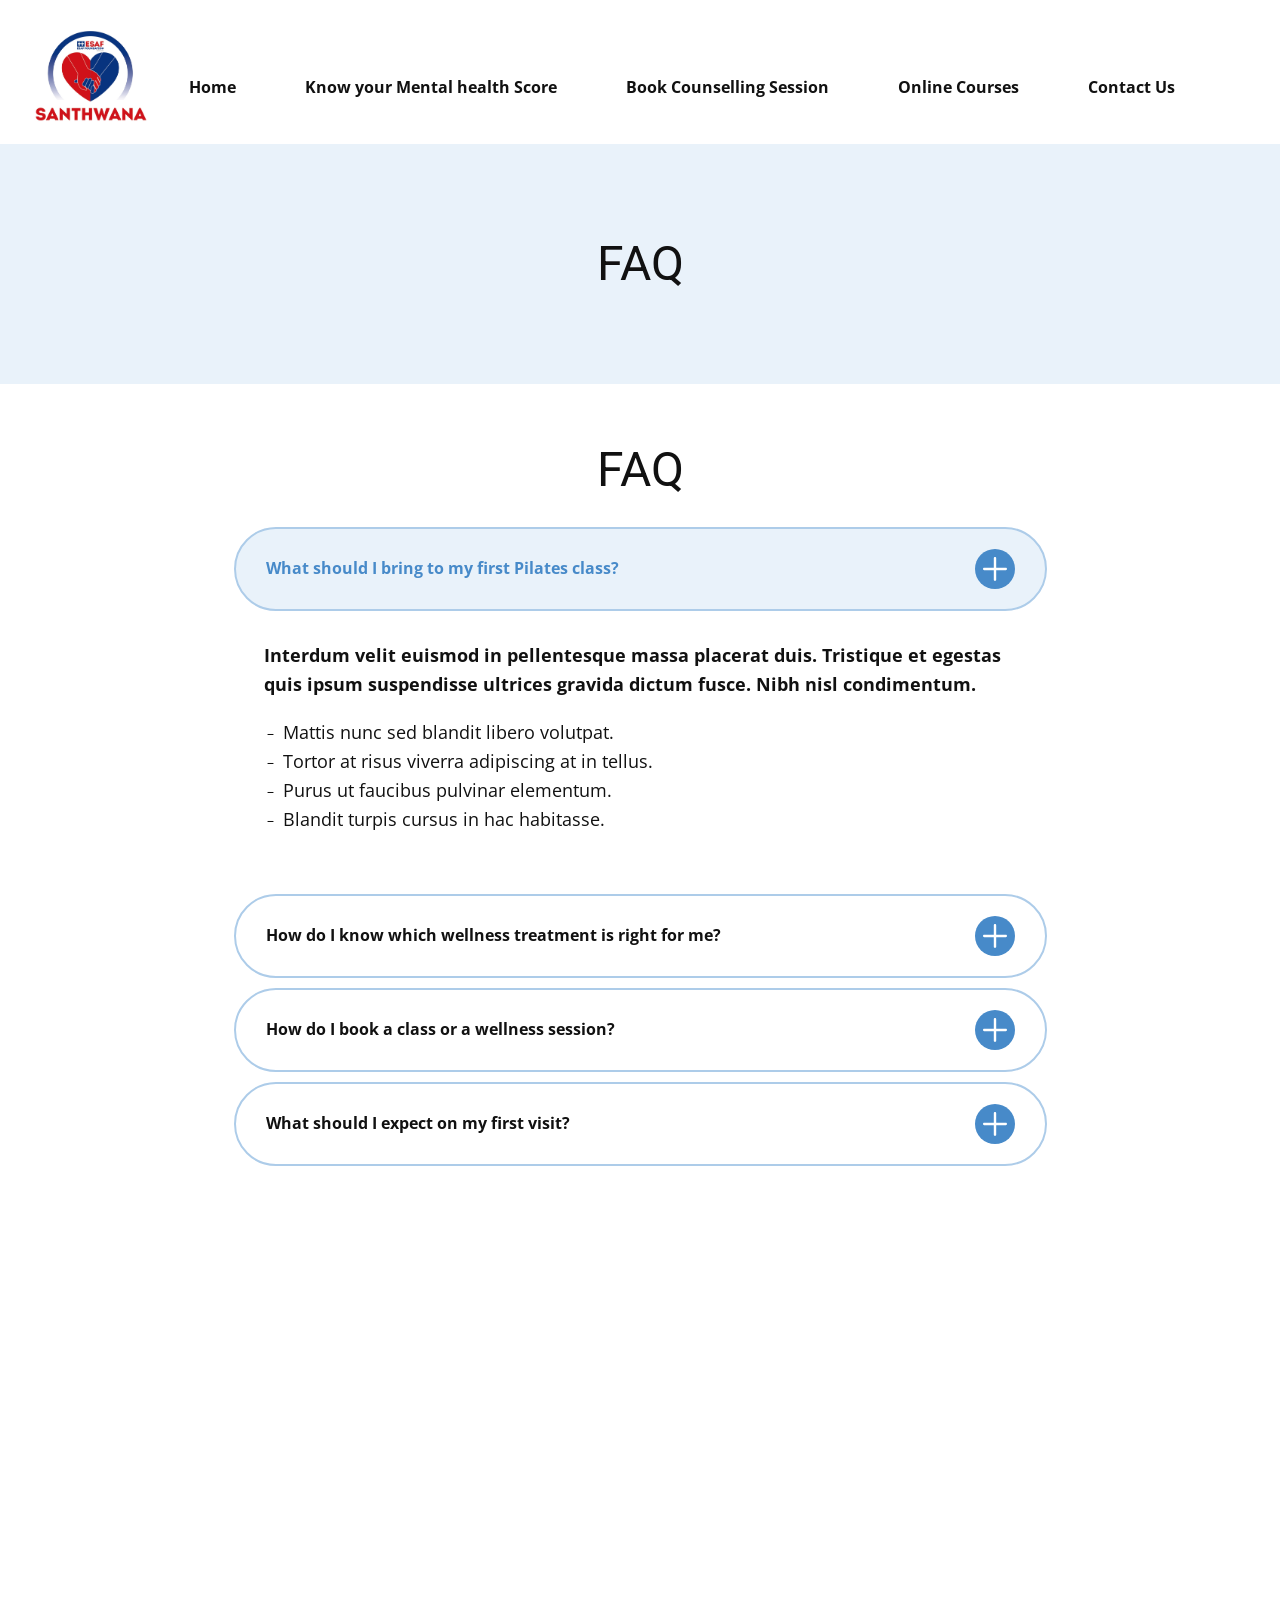
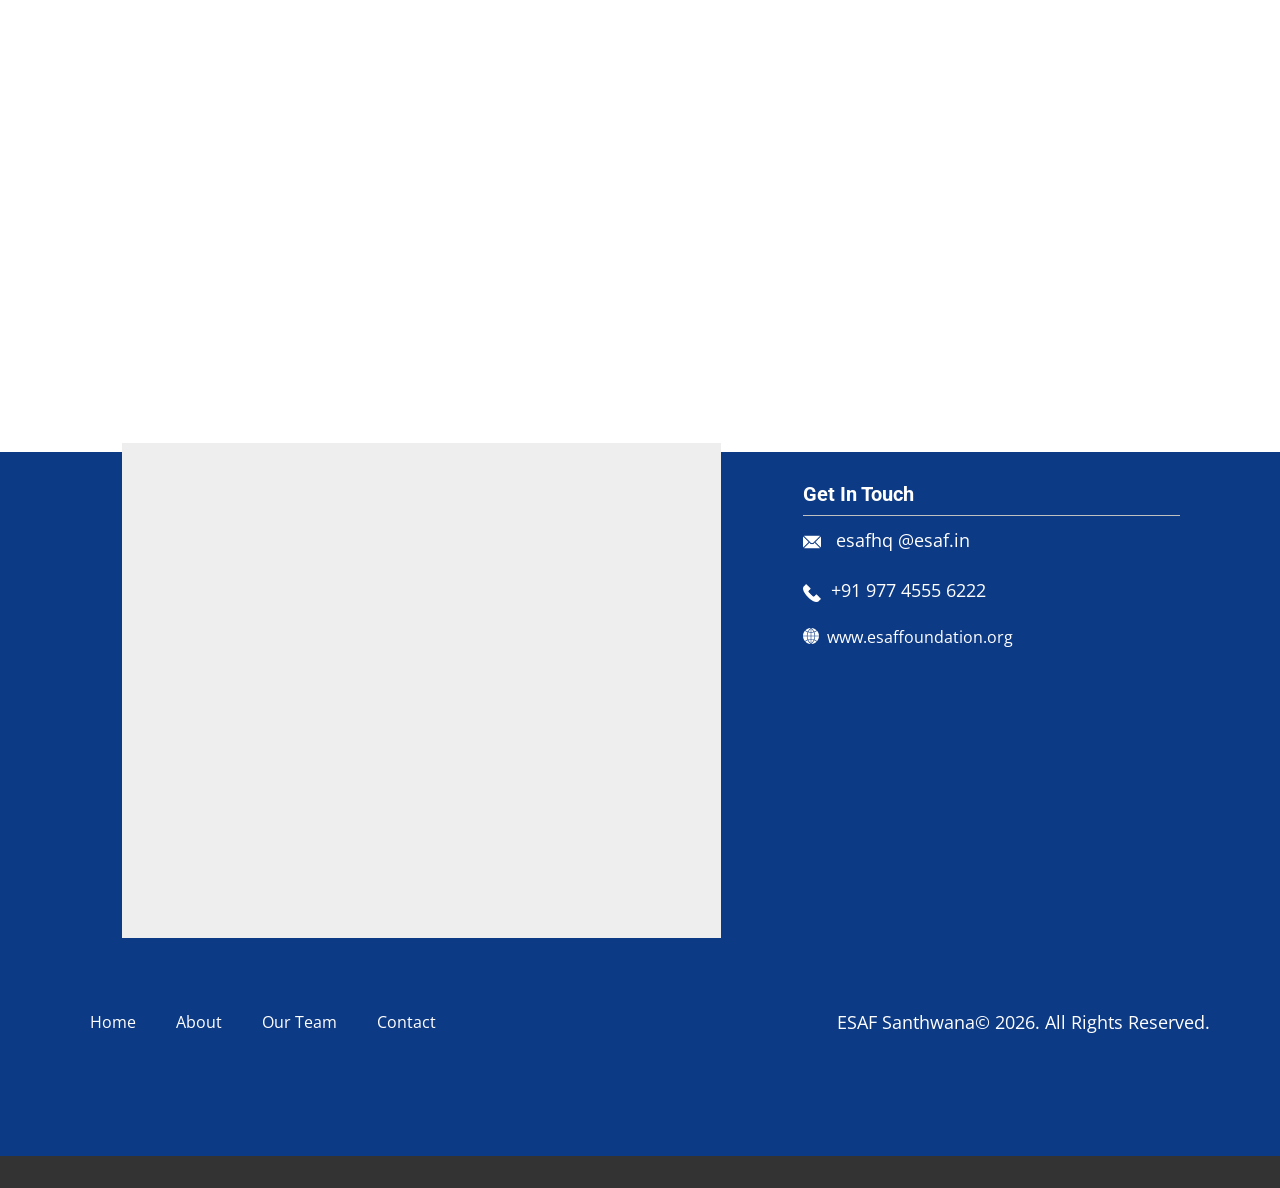
<file: FAQ-Page.html>
<!DOCTYPE html>
<html style="font-size: 16px;" lang="en"><head>
    <meta name="viewport" content="width=device-width, initial-scale=1.0">
    <meta charset="utf-8">
    <meta name="keywords" content="FAQ, FAQ, ​Tell us more">
    <meta name="description" content="">
    <title>FAQ Page</title>
    <link rel="stylesheet" href="nicepage.css" media="screen">
<link rel="stylesheet" href="FAQ-Page.css" media="screen">
    <script class="u-script" type="text/javascript" src="jquery.js" defer=""></script>
    <script class="u-script" type="text/javascript" src="nicepage.js" defer=""></script>
    <meta name="generator" content="Nicepage 8.6.2, nicepage.com">
    
    
    
    
    
    <link id="u-page-google-font" rel="stylesheet" href="https://fonts.googleapis.com/css2?display=swap&amp;family=Roboto:ital,wght@0,100;0,200;0,300;0,400;0,500;0,600;0,700;0,800;0,900;1,100;1,200;1,300;1,400;1,500;1,600;1,700;1,800;1,900&amp;family=Open+Sans:ital,wght@0,300;0,400;0,500;0,600;0,700;0,800;1,300;1,400;1,500;1,600;1,700;1,800">
    <script type="application/ld+json">{
		"@context": "http://schema.org",
		"@type": "Organization",
		"name": ""
}</script>
    <meta name="theme-color" content="#478ac9">
    <meta property="og:title" content="FAQ Page">
    <meta property="og:type" content="website">
  <meta data-intl-tel-input-cdn-path="intlTelInput/"></head>
  <body data-path-to-root="./" data-include-products="false" class="u-body u-clearfix u-xl-mode" data-lang="en"><header class="u-clearfix u-header u-header" id="header"><div class="u-clearfix u-sheet u-sheet-1">
        <img class="u-image u-image-default u-preserve-proportions u-image-1" src="images/SanthwanaLogo.jpg" alt="" data-image-width="633" data-image-height="633">
        <nav class="u-menu u-menu-one-level u-offcanvas u-menu-1" role="navigation" aria-label="Menu navigation">
          <div class="menu-collapse" style="font-size: 1rem; letter-spacing: 0px; font-weight: 700;">
            <a class="u-button-style u-custom-left-right-menu-spacing u-custom-padding-bottom u-custom-text-hover-color u-custom-top-bottom-menu-spacing u-hamburger-link u-nav-link u-text-active-palette-1-base u-text-hover-palette-2-base" href="#" tabindex="-1" aria-label="Open menu" aria-controls="261f">
              <svg class="u-svg-link" viewBox="0 0 24 24"><use xlink:href="#menu-hamburger"></use></svg>
              <svg class="u-svg-content" version="1.1" id="menu-hamburger" viewBox="0 0 16 16" x="0px" y="0px" xmlns:xlink="http://www.w3.org/1999/xlink" xmlns="http://www.w3.org/2000/svg"><g><rect y="1" width="16" height="2"></rect><rect y="7" width="16" height="2"></rect><rect y="13" width="16" height="2"></rect>
</g></svg>
            </a>
          </div>
          <div class="u-custom-menu u-nav-container">
            <ul class="u-nav u-unstyled u-nav-1" role="menubar"><li role="none" class="u-nav-item"><a role="menuitem" class="u-button-style u-nav-link u-text-active-palette-1-base u-text-hover-palette-1-base u-nav-link-2" href="./">Home</a>
</li><li role="none" class="u-nav-item"><a tabindex="-1" role="menuitem" class="u-button-style u-nav-link u-text-active-palette-1-base u-text-hover-palette-1-base u-nav-link-2" href="https://bewinwilsonmathews.github.io/Santhwana/Santhwana.html" target="_blank">Know your Mental health Score</a>
</li><li role="none" class="u-nav-item"><a tabindex="-1" role="menuitem" class="u-button-style u-nav-link u-text-active-palette-1-base u-text-hover-palette-1-base u-nav-link-2" href="https://meetpro.club/studentmentor" target="_blank">Book Counselling Session</a>
</li><li role="none" class="u-nav-item"><a tabindex="-1" role="menuitem" class="u-button-style u-nav-link u-text-active-palette-1-base u-text-hover-palette-1-base u-nav-link-2" href="https://script.google.com/macros/s/AKfycbzLUiHWCuA23xT3r5N1A-uJz3avY5cB6EeaaajBGBmp5HIz8C4YGnMHK1bf3oDaUm6wXw/exec" target="_blank">Online Courses</a>
</li><li role="none" class="u-nav-item"><a tabindex="-1" role="menuitem" class="u-button-style u-nav-link u-text-active-palette-1-base u-text-hover-palette-1-base u-nav-link-2" href="./#block-17" data-page-id="1332116969" target="_blank">Contact Us</a>
</li></ul>
          </div>
          <div class="u-custom-menu u-nav-container-collapse" id="261f" role="region" aria-label="Menu panel">
            <div class="u-black u-container-style u-inner-container-layout u-opacity u-opacity-95 u-sidenav">
              <div class="u-inner-container-layout u-sidenav-overflow">
                <div class="u-menu-close" tabindex="-1" aria-label="Close menu"></div>
                <ul class="u-align-center u-nav u-popupmenu-items u-unstyled u-nav-2" role="menubar"><li role="none" class="u-nav-item"><a role="menuitem" class="u-button-style u-nav-link" href="./">Home</a>
</li><li role="none" class="u-nav-item"><a tabindex="-1" role="menuitem" class="u-button-style u-nav-link" href="https://bewinwilsonmathews.github.io/Santhwana/Santhwana.html" target="_blank">Know your Mental health Score</a>
</li><li role="none" class="u-nav-item"><a tabindex="-1" role="menuitem" class="u-button-style u-nav-link" href="https://meetpro.club/studentmentor" target="_blank">Book Counselling Session</a>
</li><li role="none" class="u-nav-item"><a tabindex="-1" role="menuitem" class="u-button-style u-nav-link" href="https://script.google.com/macros/s/AKfycbzLUiHWCuA23xT3r5N1A-uJz3avY5cB6EeaaajBGBmp5HIz8C4YGnMHK1bf3oDaUm6wXw/exec" target="_blank">Online Courses</a>
</li><li role="none" class="u-nav-item"><a tabindex="-1" role="menuitem" class="u-button-style u-nav-link" href="./#block-17" data-page-id="1332116969" target="_blank">Contact Us</a>
</li></ul>
              </div>
            </div>
            <div class="u-black u-menu-overlay u-opacity u-opacity-70"></div>
          </div>
        </nav>
      </div></header>
    <section class="u-clearfix u-container-align-center u-palette-1-light-3 u-section-1" id="block-1">
      <div class="u-clearfix u-sheet u-valign-middle u-sheet-1">
        <h2 class="u-align-center u-text u-text-default u-text-1">FAQ</h2>
      </div>
    </section>
    <section class="u-clearfix u-container-align-center u-section-2" id="block-2">
      <div class="u-clearfix u-sheet u-valign-middle u-sheet-1">
        <h2 class="u-align-center u-text u-text-default u-text-1">FAQ</h2>
        <div class="u-accordion u-spacing-10 u-accordion-1" role="tablist">
          <div class="u-accordion-item u-accordion-item-1">
            <a class="active u-accordion-link u-active-palette-1-light-3 u-border-2 u-border-active-palette-1-light-2 u-border-hover-palette-1-light-2 u-border-palette-1-light-2 u-btn-round u-button-style u-radius u-text-active-palette-1-base u-text-body-color u-accordion-link-1" id="link-accordion-7c0e" aria-controls="accordion-7c0e" aria-selected="true" role="tab"><span class="u-accordion-link-text"> What should I bring to my first Pilates class?<br></span><span class="u-accordion-link-icon u-icon u-icon-circle u-palette-1-base u-text-white u-icon-1"><svg class="u-svg-link" preserveAspectRatio="xMidYMin slice" viewBox="0 0 426.66667 426.66667" style=""><use xlink:href="#svg-347e"></use></svg><svg class="u-svg-content" viewBox="0 0 426.66667 426.66667" id="svg-347e"><path d="m405.332031 192h-170.664062v-170.667969c0-11.773437-9.558594-21.332031-21.335938-21.332031-11.773437 0-21.332031 9.558594-21.332031 21.332031v170.667969h-170.667969c-11.773437 0-21.332031 9.558594-21.332031 21.332031 0 11.777344 9.558594 21.335938 21.332031 21.335938h170.667969v170.664062c0 11.777344 9.558594 21.335938 21.332031 21.335938 11.777344 0 21.335938-9.558594 21.335938-21.335938v-170.664062h170.664062c11.777344 0 21.335938-9.558594 21.335938-21.335938 0-11.773437-9.558594-21.332031-21.335938-21.332031zm0 0"></path></svg></span>
            </a>
            <div class="u-accordion-active u-accordion-pane u-align-left u-container-align-left u-container-style u-white u-accordion-pane-1" id="accordion-7c0e" aria-labelledby="link-accordion-7c0e" role="tabpanel">
              <div class="u-container-layout u-valign-top u-container-layout-1">
                <p class="u-text u-text-2">Interdum velit euismod in pellentesque massa placerat duis. Tristique et egestas quis ipsum suspendisse ultrices gravida dictum fusce. Nibh nisl condimentum.</p>
                <ul class="u-custom-list u-text u-text-3">
                  <li>
                    <div class="u-list-icon">
                      <div xmlns="http://www.w3.org/2000/svg" xmlns:xlink="http://www.w3.org/1999/xlink" version="1.1" xml:space="preserve" class="u-svg-content">–</div>
                    </div>Mattis nunc sed blandit libero volutpat. 
                  </li>
                  <li>
                    <div class="u-list-icon">
                      <div xmlns="http://www.w3.org/2000/svg" xmlns:xlink="http://www.w3.org/1999/xlink" version="1.1" xml:space="preserve" class="u-svg-content">–</div>
                    </div>Tortor at risus viverra adipiscing at in tellus. 
                  </li>
                  <li>
                    <div class="u-list-icon">
                      <div xmlns="http://www.w3.org/2000/svg" xmlns:xlink="http://www.w3.org/1999/xlink" version="1.1" xml:space="preserve" class="u-svg-content">–</div>
                    </div>Purus ut faucibus pulvinar elementum. 
                  </li>
                  <li>
                    <div class="u-list-icon">
                      <div xmlns="http://www.w3.org/2000/svg" xmlns:xlink="http://www.w3.org/1999/xlink" version="1.1" xml:space="preserve" class="u-svg-content">–</div>
                    </div>Blandit turpis cursus in hac habitasse. 
                  </li>
                </ul>
              </div>
            </div>
          </div>
          <div class="u-accordion-item u-accordion-item-2">
            <a class="u-accordion-link u-active-palette-1-light-3 u-border-2 u-border-active-palette-1-light-2 u-border-hover-palette-1-light-2 u-border-palette-1-light-2 u-btn-round u-button-style u-radius u-text-active-palette-1-base u-text-body-color u-accordion-link-2" id="link-accordion-05cb" aria-controls="accordion-05cb" aria-selected="false" role="tab"><span class="u-accordion-link-text"> How do I know which wellness treatment is right for me?</span><span class="u-accordion-link-icon u-icon u-icon-circle u-palette-1-base u-text-white u-icon-2"><svg class="u-svg-link" preserveAspectRatio="xMidYMin slice" viewBox="0 0 426.66667 426.66667" style=""><use xlink:href="#svg-ae03"></use></svg><svg class="u-svg-content" viewBox="0 0 426.66667 426.66667" id="svg-ae03"><path d="m405.332031 192h-170.664062v-170.667969c0-11.773437-9.558594-21.332031-21.335938-21.332031-11.773437 0-21.332031 9.558594-21.332031 21.332031v170.667969h-170.667969c-11.773437 0-21.332031 9.558594-21.332031 21.332031 0 11.777344 9.558594 21.335938 21.332031 21.335938h170.667969v170.664062c0 11.777344 9.558594 21.335938 21.332031 21.335938 11.777344 0 21.335938-9.558594 21.335938-21.335938v-170.664062h170.664062c11.777344 0 21.335938-9.558594 21.335938-21.335938 0-11.773437-9.558594-21.332031-21.335938-21.332031zm0 0"></path></svg></span>
            </a>
            <div class="u-accordion-pane u-align-left u-container-align-left u-container-style u-white u-accordion-pane-2" id="accordion-05cb" aria-labelledby="link-accordion-05cb" role="tabpanel">
              <div class="u-container-layout u-valign-top u-container-layout-2">
                <ul class="u-custom-list u-text u-text-4">
                  <li>
                    <div class="u-list-icon">
                      <div xmlns="http://www.w3.org/2000/svg" xmlns:xlink="http://www.w3.org/1999/xlink" version="1.1" xml:space="preserve" class="u-svg-content">–</div>
                    </div>Interdum velit euismod in pellentesque massa. 
                  </li>
                  <li>
                    <div class="u-list-icon">
                      <div xmlns="http://www.w3.org/2000/svg" xmlns:xlink="http://www.w3.org/1999/xlink" version="1.1" xml:space="preserve" class="u-svg-content">–</div>
                    </div>Tristique et egestas quis ipsum suspendisse ultrices gravidae. 
                  </li>
                  <li>
                    <div class="u-list-icon">
                      <div xmlns="http://www.w3.org/2000/svg" xmlns:xlink="http://www.w3.org/1999/xlink" version="1.1" xml:space="preserve" class="u-svg-content">–</div>
                    </div>Nibh nisl condimentum id venenatis a condimentum. 
                  </li>
                  <li>
                    <div class="u-list-icon">
                      <div xmlns="http://www.w3.org/2000/svg" xmlns:xlink="http://www.w3.org/1999/xlink" version="1.1" xml:space="preserve" class="u-svg-content">–</div>
                    </div>Diam volutpat commodo sed egestas egestas fringilla. 
                  </li>
                </ul>
              </div>
            </div>
          </div>
          <div class="u-accordion-item u-accordion-item-3">
            <a class="u-accordion-link u-active-palette-1-light-3 u-border-2 u-border-active-palette-1-light-2 u-border-hover-palette-1-light-2 u-border-palette-1-light-2 u-btn-round u-button-style u-radius u-text-active-palette-1-base u-text-body-color u-accordion-link-3" id="link-accordion-a6bb" aria-controls="accordion-a6bb" aria-selected="false" role="tab"><span class="u-accordion-link-text"> How do I book a class or a wellness session?</span><span class="u-accordion-link-icon u-icon u-icon-circle u-palette-1-base u-text-white u-icon-3"><svg class="u-svg-link" preserveAspectRatio="xMidYMin slice" viewBox="0 0 426.66667 426.66667" style=""><use xlink:href="#svg-a4a8"></use></svg><svg class="u-svg-content" viewBox="0 0 426.66667 426.66667" id="svg-a4a8"><path d="m405.332031 192h-170.664062v-170.667969c0-11.773437-9.558594-21.332031-21.335938-21.332031-11.773437 0-21.332031 9.558594-21.332031 21.332031v170.667969h-170.667969c-11.773437 0-21.332031 9.558594-21.332031 21.332031 0 11.777344 9.558594 21.335938 21.332031 21.335938h170.667969v170.664062c0 11.777344 9.558594 21.335938 21.332031 21.335938 11.777344 0 21.335938-9.558594 21.335938-21.335938v-170.664062h170.664062c11.777344 0 21.335938-9.558594 21.335938-21.335938 0-11.773437-9.558594-21.332031-21.335938-21.332031zm0 0"></path></svg></span>
            </a>
            <div class="u-accordion-pane u-align-left u-container-align-left u-container-style u-white u-accordion-pane-3" id="accordion-a6bb" aria-labelledby="link-accordion-a6bb" role="tabpanel">
              <div class="u-container-layout u-valign-top u-container-layout-3">
                <ul class="u-custom-list u-text u-text-5">
                  <li>
                    <div class="u-list-icon">
                      <div xmlns="http://www.w3.org/2000/svg" xmlns:xlink="http://www.w3.org/1999/xlink" version="1.1" xml:space="preserve" class="u-svg-content">–</div>
                    </div>Mattis nunc sed blandit libero volutpat. 
                  </li>
                  <li>
                    <div class="u-list-icon">
                      <div xmlns="http://www.w3.org/2000/svg" xmlns:xlink="http://www.w3.org/1999/xlink" version="1.1" xml:space="preserve" class="u-svg-content">–</div>
                    </div>Tortor at risus viverra adipiscing at in tellus. 
                  </li>
                  <li>
                    <div class="u-list-icon">
                      <div xmlns="http://www.w3.org/2000/svg" xmlns:xlink="http://www.w3.org/1999/xlink" version="1.1" xml:space="preserve" class="u-svg-content">–</div>
                    </div>Purus ut faucibus pulvinar elementum. 
                  </li>
                  <li>
                    <div class="u-list-icon">
                      <div xmlns="http://www.w3.org/2000/svg" xmlns:xlink="http://www.w3.org/1999/xlink" version="1.1" xml:space="preserve" class="u-svg-content">–</div>
                    </div>Blandit turpis cursus in hac habitasse.
                  </li>
                </ul>
              </div>
            </div>
          </div>
          <div class="u-accordion-item u-accordion-item-4">
            <a class="u-accordion-link u-active-palette-1-light-3 u-border-2 u-border-active-palette-1-light-2 u-border-hover-palette-1-light-2 u-border-palette-1-light-2 u-btn-round u-button-style u-radius u-text-active-palette-1-base u-text-body-color u-accordion-link-4" id="link-92f7" role="tab" aria-controls="92f7" aria-selected="false"><span class="u-accordion-link-text"> What should I expect on my first visit?</span><span class="u-accordion-link-icon u-icon u-icon-circle u-palette-1-base u-text-white u-icon-4"><svg class="u-svg-link" preserveAspectRatio="xMidYMin slice" viewBox="0 0 426.66667 426.66667" style=""><use xlink:href="#svg-40cf"></use></svg><svg class="u-svg-content" viewBox="0 0 426.66667 426.66667" id="svg-40cf"><path d="m405.332031 192h-170.664062v-170.667969c0-11.773437-9.558594-21.332031-21.335938-21.332031-11.773437 0-21.332031 9.558594-21.332031 21.332031v170.667969h-170.667969c-11.773437 0-21.332031 9.558594-21.332031 21.332031 0 11.777344 9.558594 21.335938 21.332031 21.335938h170.667969v170.664062c0 11.777344 9.558594 21.335938 21.332031 21.335938 11.777344 0 21.335938-9.558594 21.335938-21.335938v-170.664062h170.664062c11.777344 0 21.335938-9.558594 21.335938-21.335938 0-11.773437-9.558594-21.332031-21.335938-21.332031zm0 0"></path></svg></span>
            </a>
            <div class="u-accordion-pane u-align-left u-container-align-left u-container-style u-white u-accordion-pane-4" id="92f7" role="tabpanel" aria-labelledby="link-92f7">
              <div class="u-container-layout u-container-layout-4">
                <p class="u-text u-text-6"> Mattis nunc sed blandit libero volutpat.<br>–Tortor at risus viverra adipiscing at in tellus. <br>– Purus ut faucibus pulvinar elementum.<br> – Blandit turpis cursus in hac habitasse.
                </p>
              </div>
            </div>
          </div>
        </div>
      </div>
    </section>
    <section class="u-align-center u-clearfix u-container-align-center u-section-3" id="block-3">
      <div class="u-clearfix u-sheet u-valign-bottom u-sheet-1">
        <div class="data-layout-selected u-clearfix u-expanded-width u-layout-wrap u-layout-wrap-1">
          <div class="u-gutter-0 u-layout">
            <div class="u-layout-row">
              <div class="u-align-left u-container-align-left u-container-align-left-md u-container-align-left-sm u-container-align-left-xl u-container-align-left-xs u-container-style u-layout-cell u-shape-rectangle u-size-30-lg u-size-30-xl u-size-60-md u-size-60-sm u-size-60-xs u-layout-cell-1" data-animation-name="customAnimationIn" data-animation-duration="1000" data-animation-delay="200">
                <div class="u-container-layout u-valign-bottom u-container-layout-1">
                  <img class="custom-expanded u-expanded-width-lg u-image u-image-default u-image-1" src="images/woman-think2-min.png" alt="" data-image-width="1000" data-image-height="1379">
                </div>
              </div>
              <div class="u-container-align-left-md u-container-align-left-sm u-container-align-left-xs u-container-style u-layout-cell u-size-30-lg u-size-30-xl u-size-60-md u-size-60-sm u-size-60-xs u-layout-cell-2" data-animation-name="customAnimationIn" data-animation-duration="1000" data-animation-delay="0">
                <div class="u-container-layout u-valign-middle u-container-layout-2">
                  <h2 class="u-align-left u-text u-text-1"> Tell us more</h2>
                  <div class="u-expanded-width u-layout-grid u-list u-list-1">
                    <div class="u-repeater u-repeater-1">
                      <div class="u-container-style u-list-item u-repeater-item u-shape-rectangle">
                        <div class="u-container-layout u-similar-container u-container-layout-3">
                          <div alt="" class="u-border-5 u-border-palette-1-base u-image u-image-circle u-image-2" data-image-width="211" data-image-height="211"></div>
                          <h5 class="u-text u-text-2">Celia Almeda</h5>
                          <p class="u-text u-text-3"> Excellent private wellness experience!&nbsp;&nbsp;At imperdiet dui accumsan sit amet nulla facilisi morbi tempus. Ut sem nulla pharetra diam sit amet nisl. Enim nunc</p>
                        </div>
                      </div>
                      <div class="u-container-style u-list-item u-repeater-item u-shape-rectangle">
                        <div class="u-container-layout u-similar-container u-container-layout-4">
                          <div alt="" class="u-border-5 u-border-palette-1-base u-image u-image-circle u-image-3" data-image-width="211" data-image-height="211"></div>
                          <h5 class="u-text u-text-4">Frank Kinney</h5>
                          <p class="u-text u-text-5">Proin sed libero enim sed faucibus turpis. At imperdiet dui accumsan sit amet nulla facilisi morbi tempus. Ut sem nulla pharetra diam sit amet nisl.&nbsp;</p>
                        </div>
                      </div>
                    </div>
                  </div>
                  <p class="u-align-left u-text u-text-6">Image from <a href="https://www.freepik.com/" class="u-active-none u-border-none u-btn u-button-link u-button-style u-hover-none u-none u-text-palette-1-base u-btn-1">Freepik</a>
                  </p>
                  <a href="" class="u-active-white u-align-left u-border-2 u-border-active-palette-2-base u-border-hover-palette-2-base u-border-palette-1-base u-btn u-btn-round u-button-style u-hover-white u-palette-1-base u-radius u-btn-2">Read more More</a>
                </div>
              </div>
            </div>
          </div>
        </div>
      </div>
    </section>
    
    
    
    <footer class="u-align-center-sm u-align-center-xs u-clearfix u-color-var u-footer u-footer" id="footer"><div class="u-clearfix u-sheet u-sheet-1">
        <div class="data-layout-selected u-clearfix u-expanded-width u-layout-wrap u-layout-wrap-1">
          <div class="u-gutter-0 u-layout">
            <div class="u-layout-row">
              <div class="u-container-style u-layout-cell u-shape-rectangle u-size-18-xxl u-size-37 u-layout-cell-1">
                <div class="u-container-layout u-valign-top-lg u-valign-top-md u-valign-top-sm u-valign-top-xs u-container-layout-1">
                  <div class="custom-expanded u-grey-light-2 u-map u-map-1">
                    <div class="embed-responsive">
                      <iframe class="embed-responsive-item" src="https://www.google.com/maps/embed?pb=!1m18!1m12!1m3!1d502092.08882120444!2d75.64968288906248!3d10.532574000000007!2m3!1f0!2f0!3f0!3m2!1i1024!2i768!4f13.1!3m3!1m2!1s0x3ba7ef22c341648f%3A0xb27d6c3a1570b062!2sESAF%20Foundation%20Office!5e0!3m2!1sen!2sin!4v1786616922017!5m2!1sen!2sin" data-map="[base64]"></iframe>
                    </div>
                  </div>
                </div>
              </div>
              <div class="u-container-style u-layout-cell u-shape-rectangle u-size-16-xxl u-size-23 u-layout-cell-2">
                <div class="u-container-layout u-valign-top u-container-layout-2">
                  <h5 class="u-align-left u-text u-text-white u-text-1"> Get In Touch</h5>
                  <div class="u-align-left u-border-1 u-border-grey-25 u-border-no-bottom u-border-no-left u-expanded-width u-line u-line-horizontal u-line-1" data-animation-name="" data-animation-duration="0" data-animation-delay="0" data-animation-direction=""></div>
                  <p class="u-align-left u-text u-text-default u-text-2"><span class="u-file-icon u-icon u-text-white u-icon-1"><img src="images/2-a85e65c4.png" alt=""></span>&nbsp; <a href="mailto:hi@car.repair.com" class="u-active-none u-border-1 u-border-active-white u-border-hover-white u-border-no-left u-border-no-right u-border-no-top u-btn u-button-link u-button-style u-hover-none u-none u-text-active-grey-10 u-text-body-alt-color u-text-hover-grey-10 u-btn-1" data-animation-name="" data-animation-duration="0" data-animation-delay="0" data-animation-direction="">esafhq @esaf.in</a>
                  </p>
                  <p class="u-align-left u-text u-text-3">
                    <a href="tel:+12345678910" class="u-active-none u-border-1 u-border-active-white u-border-hover-white u-border-no-left u-border-no-right u-border-no-top u-btn u-button-link u-button-style u-hover-none u-none u-text-active-grey-10 u-text-body-alt-color u-text-hover-grey-10 u-btn-2" data-animation-name="" data-animation-duration="0" data-animation-delay="0" data-animation-direction=""><span class="u-file-icon u-icon u-text-white u-icon-2"><img src="images/3-c91f3b92.png" alt=""></span> +91&nbsp;977 4555 6222
                    </a>
                  </p>
                  <a href="mailto:hi@car.repair.com" class="u-active-none u-border-1 u-border-active-white u-border-hover-white u-border-no-left u-border-no-right u-border-no-top u-btn u-button-link u-button-style u-hover-none u-none u-text-active-grey-10 u-text-body-alt-color u-text-hover-grey-10 u-btn-3" data-animation-name="" data-animation-duration="0" data-animation-delay="0" data-animation-direction=""><span class="u-icon"><svg class="u-svg-content" viewBox="0 0 57.949 57.949" x="0px" y="0px" style="width: 1em; height: 1em;"><g><path d="M29.975,27.985h11.972c-0.123-4.348-1.033-8.567-2.664-12.477c-3.01,0.874-6.131,1.355-9.308,1.44V27.985z"></path><path d="M40.384,13.057c2.928-1.01,5.731-2.392,8.328-4.169l0.653-0.5C44.588,3.658,38.18,0.58,31.071,0.069L30.553,0.49
		C34.767,3.979,38.099,8.268,40.384,13.057z"></path><path d="M29.975,2.628v12.32c2.891-0.082,5.731-0.513,8.473-1.283C36.421,9.505,33.557,5.753,29.975,2.628z"></path><path d="M41.531,42.202c3.13,1.132,6.12,2.668,8.885,4.639l0.868,0.65c3.976-4.785,6.439-10.866,6.665-17.505H43.947
		C43.834,34.224,43.006,38.343,41.531,42.202z"></path><path d="M9.237,8.888c2.597,1.777,5.401,3.158,8.328,4.169c2.285-4.788,5.617-9.077,9.832-12.567l-0.518-0.421
		c-7.125,0.512-13.547,3.603-18.328,8.35L9.237,8.888z"></path><path d="M27.975,2.628c-3.583,3.125-6.446,6.878-8.473,11.036c2.742,0.77,5.582,1.202,8.473,1.283V2.628z"></path><path d="M14.003,29.985H0c0.227,6.639,2.689,12.719,6.665,17.505l0.85-0.635c2.775-1.977,5.771-3.518,8.906-4.652
		C14.943,38.341,14.116,34.222,14.003,29.985z"></path><path d="M16.752,14.89c-3.037-1.064-5.945-2.505-8.644-4.351L7.17,9.897C2.901,14.768,0.236,21.072,0,27.985h14.003
		C14.124,23.425,15.061,18.997,16.752,14.89z"></path><path d="M16.003,27.985h11.972V16.948c-3.179-0.085-6.301-0.566-9.309-1.438C17.035,19.419,16.125,23.637,16.003,27.985z"></path><path d="M27.297,57.391c-4.419-3.695-7.841-8.259-10.111-13.341c-2.992,1.074-5.851,2.538-8.492,4.42l-0.689,0.515
		c4.774,5.003,11.31,8.304,18.605,8.896L27.297,57.391z"></path><path d="M27.975,40.023V29.985H16.003c0.113,4.019,0.905,7.924,2.313,11.58C21.429,40.627,24.669,40.111,27.975,40.023z"></path><path d="M49.236,48.456c-2.631-1.875-5.482-3.335-8.469-4.406c-2.272,5.094-5.698,9.662-10.113,13.344l0.685,0.487
		c7.295-0.592,13.832-3.892,18.606-8.895L49.236,48.456z"></path><path d="M49.885,10.507c-2.72,1.862-5.643,3.311-8.689,4.38c1.692,4.108,2.629,8.537,2.751,13.098h14.003
		c-0.237-6.935-2.917-13.256-7.209-18.133L49.885,10.507z"></path><path d="M27.975,55.342V42.023c-3.039,0.085-6.016,0.556-8.882,1.4C21.136,47.932,24.141,51.998,27.975,55.342z"></path><path d="M41.947,29.985H29.975v10.038c3.307,0.088,6.548,0.604,9.662,1.542C41.041,37.91,41.833,34.005,41.947,29.985z"></path><path d="M38.86,43.423c-2.866-0.844-5.845-1.314-8.885-1.4v13.323C33.806,52.013,36.814,47.943,38.86,43.423z"></path>
</g></svg></span>&nbsp;&nbsp;www.esaffoundation.org 
                  </a>
                </div>
              </div>
            </div>
          </div>
        </div>
        <div class="data-layout-selected u-clearfix u-expanded-width u-layout-custom-xs u-layout-wrap u-layout-wrap-2">
          <div class="u-layout">
            <div class="u-layout-row">
              <div class="u-container-style u-layout-cell u-size-14-xs u-size-30-lg u-size-30-xl u-size-30-xxl u-size-60-md u-size-60-sm u-layout-cell-3">
                <div class="u-container-layout u-valign-middle u-container-layout-3">
                  <nav class="u-menu u-menu-one-level u-offcanvas u-menu-1" data-responsive-from="XS" role="navigation">
                    <div class="menu-collapse">
                      <a class="u-button-style u-custom-text-color u-hamburger-link u-nav-link" aria-label="Open menu" aria-controls="e226" href="#">
                        <svg class="u-svg-link" viewBox="0 0 24 24"><use xlink:href="#svg-23e0"></use></svg>
                        <svg class="u-svg-content" version="1.1" id="svg-23e0" viewBox="0 0 16 16" x="0px" y="0px" xmlns:xlink="http://www.w3.org/1999/xlink" xmlns="http://www.w3.org/2000/svg"><g><rect y="1" width="16" height="2"></rect><rect y="7" width="16" height="2"></rect><rect y="13" width="16" height="2"></rect>
</g></svg>
                      </a>
                    </div>
                    <div class="u-custom-menu u-nav-container">
                      <ul class="u-nav u-unstyled" role="menubar"><li role="none" class="u-nav-item"><a tabindex="-1" role="menuitem" class="u-button-style u-nav-link u-text-white" href="#" aria-haspopup="true">Home</a>
</li><li role="none" class="u-nav-item"><a tabindex="-1" role="menuitem" class="u-button-style u-nav-link u-text-white" href="#">About</a>
</li><li role="none" class="u-nav-item"><a tabindex="-1" role="menuitem" class="u-button-style u-nav-link u-text-white" href="#">Our Team</a>
</li><li role="none" class="u-nav-item"><a tabindex="-1" role="menuitem" class="u-button-style u-nav-link u-text-white" href="#">Contact</a>
</li></ul>
                    </div>
                    <div id="e226" role="region" aria-label="Menu panel" class="u-custom-menu u-nav-container-collapse">
                      <div class="u-black u-container-style u-inner-container-layout u-opacity u-opacity-95 u-sidenav">
                        <div class="u-inner-container-layout u-sidenav-overflow">
                          <div class="u-menu-close" aria-label="Close menu"></div>
                          <ul class="u-align-center u-nav u-popupmenu-items u-unstyled u-nav-2" role="menubar"><li role="none" class="u-nav-item"><a tabindex="-1" role="menuitem" class="u-button-style u-nav-link" href="#" aria-haspopup="true">Home</a>
</li><li role="none" class="u-nav-item"><a tabindex="-1" role="menuitem" class="u-button-style u-nav-link" href="#">About</a>
</li><li role="none" class="u-nav-item"><a tabindex="-1" role="menuitem" class="u-button-style u-nav-link" href="#">Our Team</a>
</li><li role="none" class="u-nav-item"><a tabindex="-1" role="menuitem" class="u-button-style u-nav-link" href="#">Contact</a>
</li></ul>
                        </div>
                      </div>
                      <div class="u-black u-menu-overlay u-opacity u-opacity-70"></div>
                    </div>
                    <style class="menu-style">@media (max-width: 539px) {
                    [data-responsive-from="XS"] .u-nav-container {
                        display: none;
                    }
                    [data-responsive-from="XS"] .menu-collapse {
                        display: block;
                    }
                }</style>
                  </nav>
                </div>
              </div>
              <div class="u-container-align-left-md u-container-align-left-sm u-container-align-right-lg u-container-align-right-xl u-container-align-right-xxl u-container-style u-layout-cell u-size-30-lg u-size-30-xl u-size-30-xxl u-size-46-xs u-size-60-md u-size-60-sm u-layout-cell-4">
                <div class="u-container-layout u-valign-bottom-xs u-valign-middle-lg u-valign-middle-md u-valign-middle-sm u-valign-middle-xl u-container-layout-4">
                  <p class="u-align-left-md u-align-left-sm u-align-left-xs u-align-right-lg u-align-right-xl u-align-right-xxl u-text u-text-default-lg u-text-default-md u-text-default-sm u-text-default-xl u-text-white u-text-4">ESAF Santhwana© 2026. All Rights Reserved.</p>
                </div>
              </div>
            </div>
          </div>
        </div>
      </div></footer>
    <section class="u-backlink u-clearfix u-grey-80"></section>
  
</body></html>
</file>
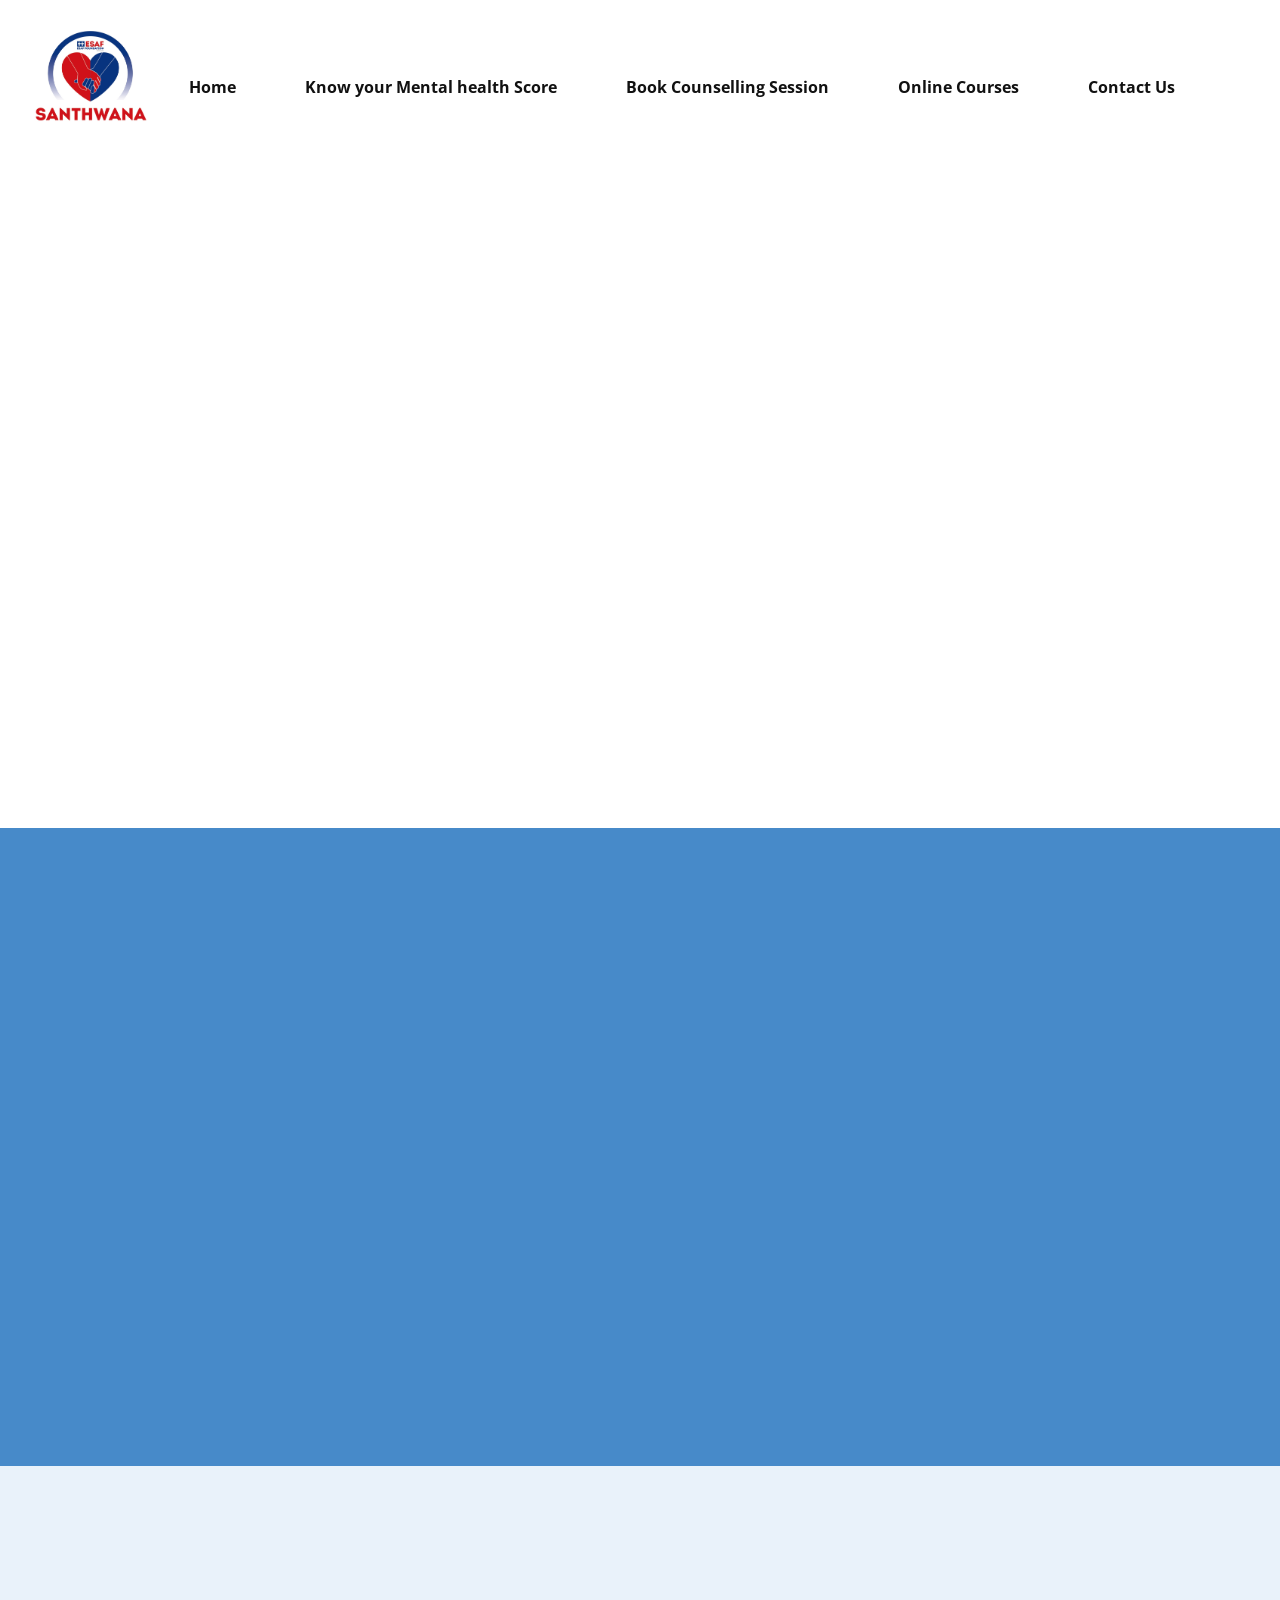
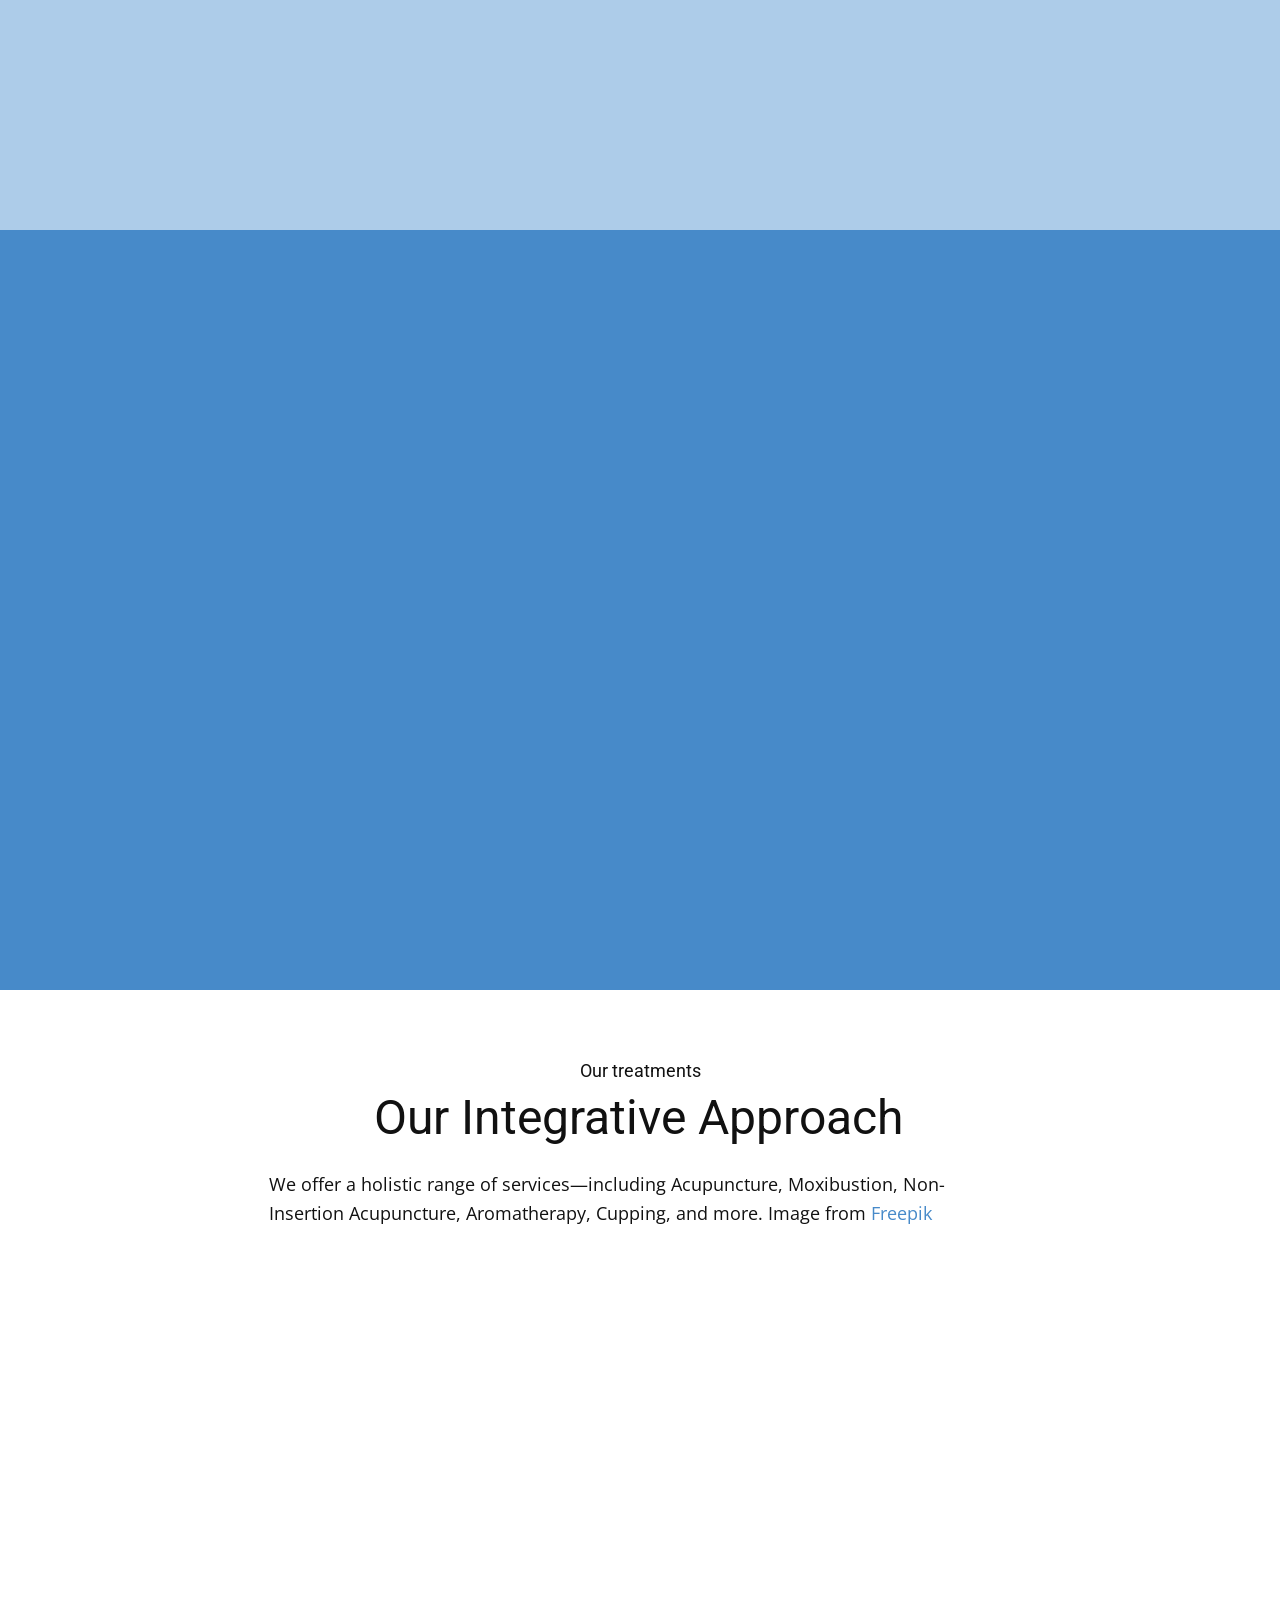
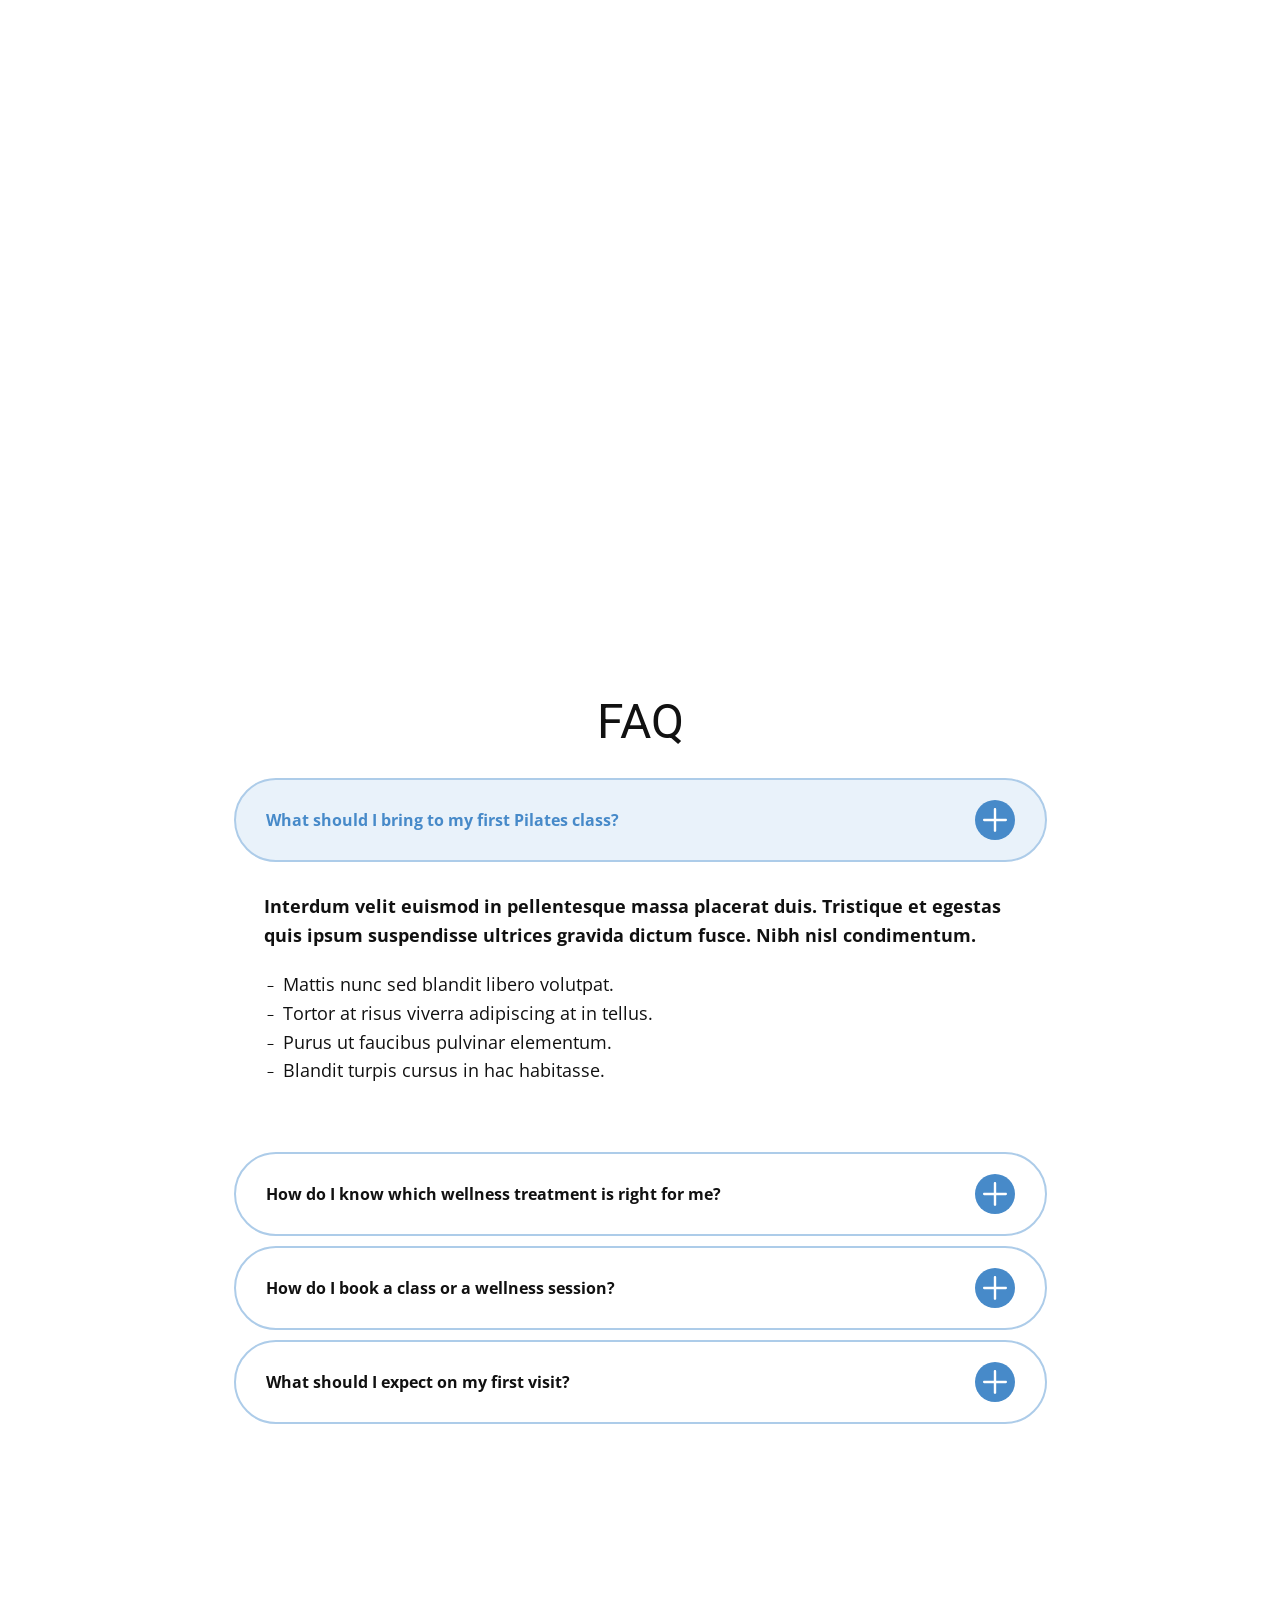
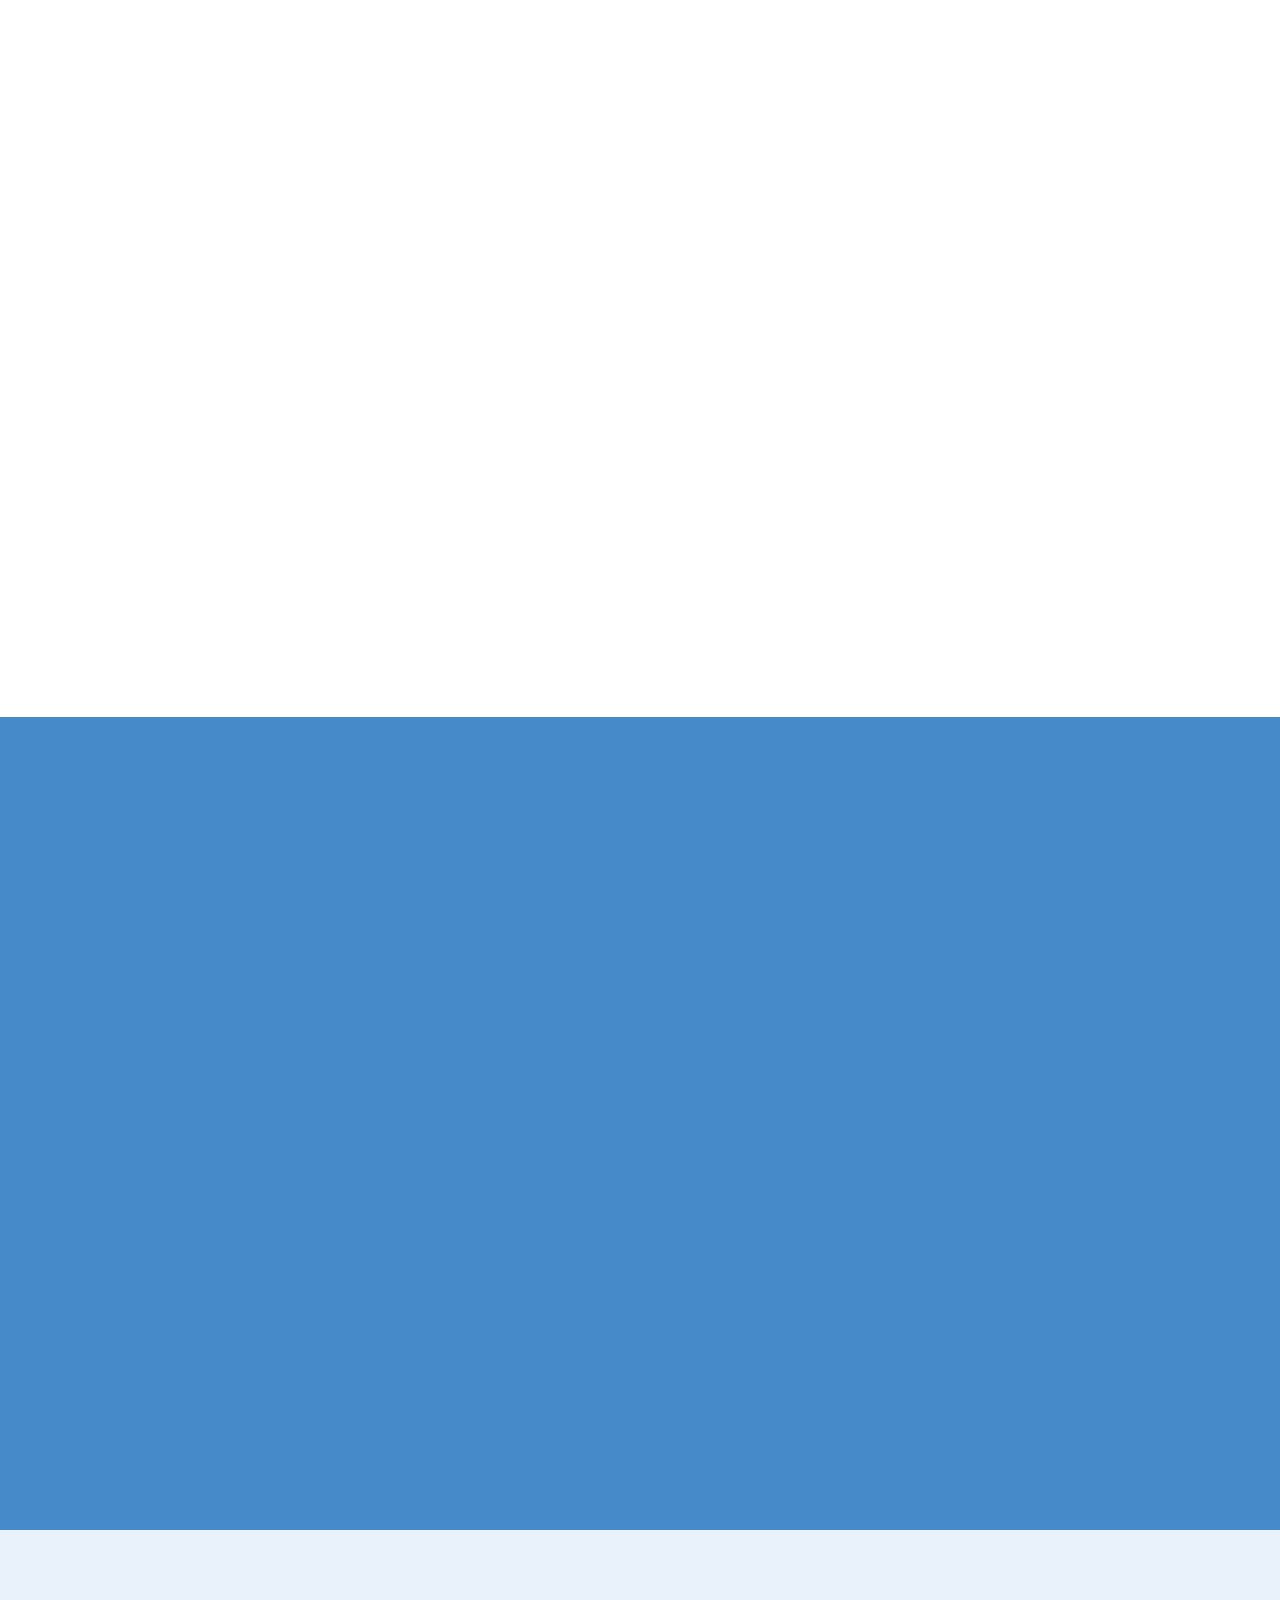
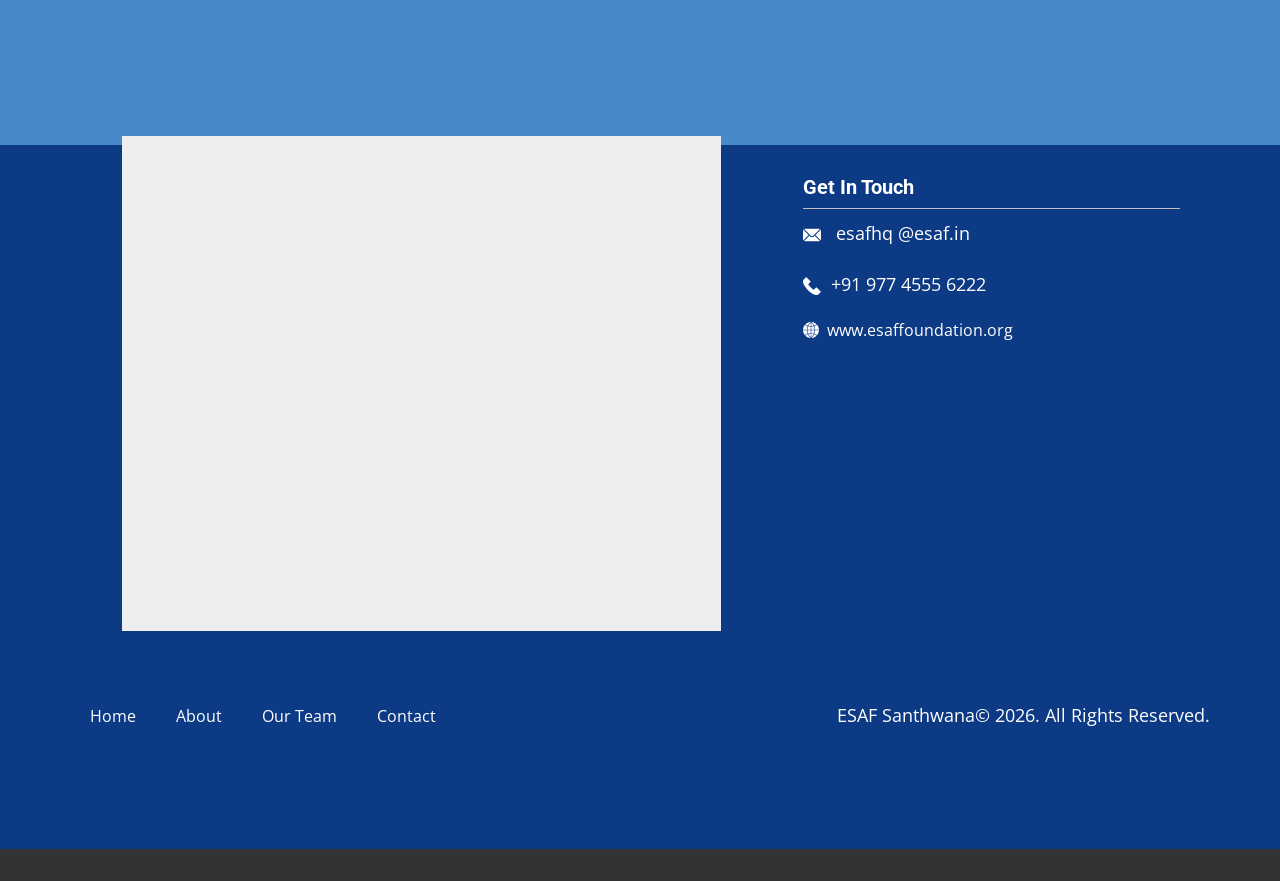
<file: Landing.html>
<!DOCTYPE html>
<html style="font-size: 16px;" lang="en"><head>
    <meta name="viewport" content="width=device-width, initial-scale=1.0">
    <meta charset="utf-8">
    <meta name="keywords" content="​Health and Wellness Center, ​Well Being Programs, ​Scientific well-being&nbsp;to transform lives, ​Benefits of Pilates, ​Find Your Harmony and Health, ​Recommended
starting points:, ​Our Integrative Approach, FAQ, ​Tell us more, ​Guiding your
health wellness, ​Wellbeing workshops">
    <meta name="description" content="">
    <title>Landing</title>
    <link rel="stylesheet" href="nicepage.css" media="screen">
<link rel="stylesheet" href="Landing.css" media="screen">
    <script class="u-script" type="text/javascript" src="jquery.js" defer=""></script>
    <script class="u-script" type="text/javascript" src="nicepage.js" defer=""></script>
    <meta name="generator" content="Nicepage 8.6.2, nicepage.com">
    
    
    
    
    
    
    
    
    
    
    
    
    
    
    <link id="u-page-google-font" rel="stylesheet" href="https://fonts.googleapis.com/css2?display=swap&amp;family=Roboto:ital,wght@0,100;0,200;0,300;0,400;0,500;0,600;0,700;0,800;0,900;1,100;1,200;1,300;1,400;1,500;1,600;1,700;1,800;1,900&amp;family=Open+Sans:ital,wght@0,300;0,400;0,500;0,600;0,700;0,800;1,300;1,400;1,500;1,600;1,700;1,800">
    <script type="application/ld+json">{
		"@context": "http://schema.org",
		"@type": "Organization",
		"name": ""
}</script>
    <meta name="theme-color" content="#478ac9">
    <meta property="og:title" content="Landing">
    <meta property="og:type" content="website">
  <meta name="referrer" content="origin"><meta data-intl-tel-input-cdn-path="intlTelInput/"></head>
  <body data-path-to-root="./" data-include-products="false" class="u-body u-clearfix u-xl-mode" data-lang="en"><header class="u-clearfix u-header u-header" id="header"><div class="u-clearfix u-sheet u-sheet-1">
        <img class="u-image u-image-default u-preserve-proportions u-image-1" src="images/SanthwanaLogo.jpg" alt="" data-image-width="633" data-image-height="633">
        <nav class="u-menu u-menu-one-level u-offcanvas u-menu-1" role="navigation" aria-label="Menu navigation">
          <div class="menu-collapse" style="font-size: 1rem; letter-spacing: 0px; font-weight: 700;">
            <a class="u-button-style u-custom-left-right-menu-spacing u-custom-padding-bottom u-custom-text-hover-color u-custom-top-bottom-menu-spacing u-hamburger-link u-nav-link u-text-active-palette-1-base u-text-hover-palette-2-base" href="#" tabindex="-1" aria-label="Open menu" aria-controls="261f">
              <svg class="u-svg-link" viewBox="0 0 24 24"><use xlink:href="#menu-hamburger"></use></svg>
              <svg class="u-svg-content" version="1.1" id="menu-hamburger" viewBox="0 0 16 16" x="0px" y="0px" xmlns:xlink="http://www.w3.org/1999/xlink" xmlns="http://www.w3.org/2000/svg"><g><rect y="1" width="16" height="2"></rect><rect y="7" width="16" height="2"></rect><rect y="13" width="16" height="2"></rect>
</g></svg>
            </a>
          </div>
          <div class="u-custom-menu u-nav-container">
            <ul class="u-nav u-unstyled u-nav-1" role="menubar"><li role="none" class="u-nav-item"><a role="menuitem" class="u-button-style u-nav-link u-text-active-palette-1-base u-text-hover-palette-1-base u-nav-link-2" href="./">Home</a>
</li><li role="none" class="u-nav-item"><a tabindex="-1" role="menuitem" class="u-button-style u-nav-link u-text-active-palette-1-base u-text-hover-palette-1-base u-nav-link-2" href="https://bewinwilsonmathews.github.io/Santhwana/Santhwana.html" target="_blank">Know your Mental health Score</a>
</li><li role="none" class="u-nav-item"><a tabindex="-1" role="menuitem" class="u-button-style u-nav-link u-text-active-palette-1-base u-text-hover-palette-1-base u-nav-link-2" href="https://meetpro.club/studentmentor" target="_blank">Book Counselling Session</a>
</li><li role="none" class="u-nav-item"><a tabindex="-1" role="menuitem" class="u-button-style u-nav-link u-text-active-palette-1-base u-text-hover-palette-1-base u-nav-link-2" href="https://script.google.com/macros/s/AKfycbzLUiHWCuA23xT3r5N1A-uJz3avY5cB6EeaaajBGBmp5HIz8C4YGnMHK1bf3oDaUm6wXw/exec" target="_blank">Online Courses</a>
</li><li role="none" class="u-nav-item"><a tabindex="-1" role="menuitem" class="u-button-style u-nav-link u-text-active-palette-1-base u-text-hover-palette-1-base u-nav-link-2" href="./#block-17" data-page-id="1332116969" target="_blank">Contact Us</a>
</li></ul>
          </div>
          <div class="u-custom-menu u-nav-container-collapse" id="261f" role="region" aria-label="Menu panel">
            <div class="u-black u-container-style u-inner-container-layout u-opacity u-opacity-95 u-sidenav">
              <div class="u-inner-container-layout u-sidenav-overflow">
                <div class="u-menu-close" tabindex="-1" aria-label="Close menu"></div>
                <ul class="u-align-center u-nav u-popupmenu-items u-unstyled u-nav-2" role="menubar"><li role="none" class="u-nav-item"><a role="menuitem" class="u-button-style u-nav-link" href="./">Home</a>
</li><li role="none" class="u-nav-item"><a tabindex="-1" role="menuitem" class="u-button-style u-nav-link" href="https://bewinwilsonmathews.github.io/Santhwana/Santhwana.html" target="_blank">Know your Mental health Score</a>
</li><li role="none" class="u-nav-item"><a tabindex="-1" role="menuitem" class="u-button-style u-nav-link" href="https://meetpro.club/studentmentor" target="_blank">Book Counselling Session</a>
</li><li role="none" class="u-nav-item"><a tabindex="-1" role="menuitem" class="u-button-style u-nav-link" href="https://script.google.com/macros/s/AKfycbzLUiHWCuA23xT3r5N1A-uJz3avY5cB6EeaaajBGBmp5HIz8C4YGnMHK1bf3oDaUm6wXw/exec" target="_blank">Online Courses</a>
</li><li role="none" class="u-nav-item"><a tabindex="-1" role="menuitem" class="u-button-style u-nav-link" href="./#block-17" data-page-id="1332116969" target="_blank">Contact Us</a>
</li></ul>
              </div>
            </div>
            <div class="u-black u-menu-overlay u-opacity u-opacity-70"></div>
          </div>
        </nav>
      </div></header>
    <section class="u-clearfix u-container-align-center u-valign-bottom-lg u-valign-bottom-md u-valign-bottom-sm u-valign-bottom-xs u-white u-section-1" id="block-1">
      <div class="u-clearfix u-sheet u-valign-bottom-lg u-valign-bottom-xl u-valign-middle-xs u-sheet-1">
        <div class="data-layout-selected u-clearfix u-expanded-width u-layout-wrap u-layout-wrap-1">
          <div class="u-layout">
            <div class="u-layout-row">
              <div class="u-container-align-left u-container-style u-layout-cell u-shape-rectangle u-size-28-xl u-size-30-lg u-size-60-md u-size-60-sm u-size-60-xs u-layout-cell-1" data-animation-name="customAnimationIn" data-animation-duration="1000" data-animation-delay="200">
                <div class="u-container-layout u-valign-middle u-container-layout-1">
                  <h2 class="u-align-left u-text u-text-1"> Health and Wellness Center</h2>
                  <p class="u-align-left u-large-text u-text u-text-variant u-text-2"> In imperdiet sed risus id posuere. Phasellus aliquam luctus tellus a placerat. Suspendisse tincidunt, ante pharetra tempor ornare, odio leo blandit odio, nec auctor tellus tellus quis nunc. Image from <a href="https://www.freepik.com/" class="u-active-none u-border-none u-btn u-button-link u-button-style u-hover-none u-none u-text-palette-1-base u-btn-1">Freepik</a>
                  </p>
                  <a href="" class="u-active-white u-align-left u-border-2 u-border-active-palette-2-base u-border-hover-palette-2-base u-border-palette-1-base u-btn u-btn-round u-button-style u-hover-white u-palette-1-base u-radius u-btn-2">Know More</a>
                  <div class="custom-expanded u-container-align-left u-container-style u-group u-shape-rectangle u-group-1">
                    <div class="u-container-layout u-valign-top u-container-layout-2"><span class="u-align-left u-file-icon u-icon u-icon-circle u-palette-2-base u-text-white u-icon-1"><img src="images/1.png" alt=""></span>
                      <p class="u-align-left u-text u-text-3">Call Us 24/7:<br>
                        <a href="tel:+12345678910" class="u-active-none u-border-none u-btn u-button-link u-button-style u-hover-none u-none u-text-palette-1-base u-btn-3"> (123) 456-7890</a>
                      </p>
                    </div>
                  </div>
                </div>
              </div>
              <div class="u-container-align-left-xl u-container-style u-layout-cell u-shape-rectangle u-size-30-lg u-size-32-xl u-size-60-md u-size-60-sm u-size-60-xs u-layout-cell-2">
                <div class="u-container-layout u-valign-bottom-xl u-container-layout-3">
                  <img class="custom-expanded u-image u-image-default u-image-1" src="images/smiling-young-spportswoman-shows-thumbs-up.png" alt="" data-image-width="1100" data-image-height="1426" data-animation-name="customAnimationIn" data-animation-duration="1000" data-animation-delay="500" data-animation-direction="X">
                  <div class="custom-expanded u-container-align-center u-container-style u-group u-palette-2-base u-radius u-shape-round u-group-2" data-animation-name="customAnimationIn" data-animation-duration="1000" data-animation-delay="500">
                    <div class="u-container-layout u-valign-middle u-container-layout-4">
                      <h3 class="u-align-center u-text u-text-default u-text-4" data-animation-name="counter" data-animation-event="scroll" data-animation-duration="3000">25</h3>
                      <h5 class="u-align-left u-text u-text-body-alt-color u-text-5">Years of Experience</h5>
                    </div>
                  </div>
                </div>
              </div>
            </div>
          </div>
        </div>
      </div>
    </section>
    <section class="u-align-center u-clearfix u-container-align-center u-palette-1-base u-section-2" src="" id="block-2">
      <div class="u-clearfix u-sheet u-valign-middle u-sheet-1">
        <h2 class="u-align-center u-text u-text-default u-text-1" data-animation-name="customAnimationIn" data-animation-duration="500" data-animation-delay="0"> Well Being Programs</h2>
        <p class="u-align-center u-text u-text-2" data-animation-name="customAnimationIn" data-animation-duration="1000" data-animation-delay="200"> Nunc eu turpis id nulla sodales luctus. Vestibulum fermentum dui faucibus ligula dapibus scelerisque. Etiam laoreet vitae est vitae convallis. </p>
        <div class="u-expanded-width u-list u-list-1">
          <div class="u-repeater u-repeater-1">
            <div class="u-container-align-center u-container-style u-list-item u-palette-1-light-3 u-radius u-repeater-item u-shape-round u-list-item-1" data-animation-name="customAnimationIn" data-animation-duration="1500" data-animation-delay="500">
              <div class="u-container-layout u-similar-container u-valign-top u-container-layout-1">
                <img class="u-expanded-width u-image u-image-round u-radius u-image-1" src="images/001.jpg" data-image-width="1000" data-image-height="686">
                <h4 class="u-align-center u-text u-text-palette-1-base u-text-3">Yoga Break</h4>
                <p class="u-align-center u-text u-text-4">Sample text. Click to select the Text Element.</p>
              </div>
            </div>
            <div class="u-container-align-center u-container-style u-list-item u-palette-1-light-3 u-radius u-repeater-item u-shape-round u-list-item-2" data-animation-name="customAnimationIn" data-animation-duration="1500" data-animation-delay="500">
              <div class="u-container-layout u-similar-container u-valign-top u-container-layout-2">
                <img class="u-expanded-width u-image u-image-round u-radius u-image-2" src="images/002-pilates.jpg" data-image-width="1200" data-image-height="800">
                <h4 class="u-align-center u-text u-text-palette-1-base u-text-5"> Pilates Break</h4>
                <p class="u-align-center u-text u-text-6">Sample text. Click to select the Text Element.</p>
              </div>
            </div>
            <div class="u-container-align-center u-container-style u-list-item u-palette-1-light-3 u-radius u-repeater-item u-shape-round u-list-item-3" data-animation-name="customAnimationIn" data-animation-duration="1500" data-animation-delay="500">
              <div class="u-container-layout u-similar-container u-valign-top u-container-layout-3">
                <img class="u-expanded-width u-image u-image-round u-radius u-image-3" src="images/close-up-woman-using-virtual-ass.jpg" data-image-width="900" data-image-height="1353">
                <h4 class="u-align-center u-text u-text-palette-1-base u-text-7">DEtox</h4>
                <p class="u-align-center u-text u-text-8">Sample text. Click to select the Text Element.</p>
              </div>
            </div>
            <div class="u-container-align-center u-container-style u-list-item u-palette-1-light-3 u-radius u-repeater-item u-shape-round u-list-item-4" data-animation-name="customAnimationIn" data-animation-duration="1500" data-animation-delay="500">
              <div class="u-container-layout u-similar-container u-valign-top u-container-layout-4">
                <img class="u-expanded-width u-image u-image-round u-radius u-image-4" src="images/04-meditation.jpg" data-image-width="1200" data-image-height="800">
                <h4 class="u-align-center u-text u-text-palette-1-base u-text-9"> Mental Clarity</h4>
                <p class="u-align-center u-text u-text-10">Sample text. Click to select the Text Element.</p>
              </div>
            </div>
          </div>
        </div>
      </div>
    </section>
    <section class="u-clearfix u-container-align-center u-palette-1-light-3 u-section-3" id="block-3">
      <div class="u-clearfix u-sheet u-valign-middle u-sheet-1">
        <div class="data-layout-selected u-clearfix u-expanded-width u-layout-wrap u-layout-wrap-1">
          <div class="u-layout">
            <div class="u-layout-row">
              <div class="u-container-style u-layout-cell u-size-30 u-layout-cell-1" data-animation-name="customAnimationIn" data-animation-duration="1000" data-animation-delay="200">
                <div class="u-container-layout u-container-layout-1">
                  <h3 class="u-text u-text-default u-text-palette-1-base u-text-1"> Your Key to Wellness</h3>
                  <p class="u-text u-text-default u-text-2"> Nunc facilisis commodo risus, non sollicitudin velit eleifend id. Morbi sagittis mauris diam, ac suscipit turpis pretium et. Pellentesque rhoncus laoreet augue nec pharetra. In sed arcu quis sapien consequat vestibulum.</p>
                  <h3 class="u-text u-text-default u-text-palette-1-base u-text-3">Our Mission</h3>
                  <p class="u-text u-text-default u-text-4"> Nunc facilisis commodo risus, non sollicitudin velit eleifend id. Morbi sagittis mauris diam, ac suscipit turpis pretium et. Pellentesque rhoncus laoreet augue nec pharetra. In sed arcu quis sapien consequat vestibulum.</p>
                </div>
              </div>
              <div class="u-container-align-center u-container-style u-layout-cell u-size-30 u-layout-cell-2">
                <div class="u-container-layout u-valign-middle u-container-layout-2">
                  <img class="u-image u-image-round u-radius u-image-1" src="images/pilates-1.jpg" alt="" data-image-width="1000" data-image-height="667" data-animation-name="flipIn" data-animation-duration="1000" data-animation-delay="0" data-animation-direction="X">
                </div>
              </div>
            </div>
          </div>
        </div>
      </div>
    </section>
    <section class="u-clearfix u-palette-1-base u-valign-middle u-section-4" id="block-4">
      <div class="data-layout-selected u-clearfix u-expanded-width u-gutter-0 u-layout-spacing-all u-layout-wrap u-layout-wrap-1">
        <div class="u-layout">
          <div class="u-layout-row">
            <div class="u-container-align-left u-container-style u-layout-cell u-palette-2-base u-radius u-shape-round u-size-31-lg u-size-31-xl u-size-60-md u-size-60-sm u-size-60-xs u-layout-cell-1" data-animation-name="customAnimationIn" data-animation-duration="1500" data-animation-delay="500">
              <div class="u-container-layout u-valign-middle-sm u-valign-middle-xs u-valign-top-lg u-valign-top-md u-valign-top-xl u-container-layout-1">
                <h2 class="u-align-left u-text u-text-body-alt-color u-text-default u-text-1"> Scientific well-being&nbsp;to transform lives</h2>
                <p class="u-align-left u-text u-text-default u-text-2"> Duis aute irure dolor in reprehenderit in voluptate velit esse cillum dolore eu fugiat nulla pariatur. Excepteur sint occaecat cupidatat non proident, sunt in culpa qui officia deserunt mollit anim id est laborum.&nbsp;<br>
                </p>
                <div class="u-align-left u-border-3 u-border-white u-expanded-width u-line u-line-horizontal u-line-1"></div>
                <div class="u-expanded-width u-list u-list-1">
                  <div class="u-repeater u-repeater-1">
                    <div class="u-align-center u-container-align-center u-container-align-left-xl u-container-style u-list-item u-repeater-item u-list-item-1" data-animation-name="customAnimationIn" data-animation-duration="1500" data-animation-delay="500">
                      <div class="u-container-layout u-similar-container u-valign-top u-container-layout-2">
                        <h3 class="u-align-left u-text u-text-3" data-animation-name="counter" data-animation-event="scroll" data-animation-duration="3000"> 30k+</h3>
                        <h6 class="u-align-left u-text u-text-body-alt-color u-text-4">happy clients</h6>
                      </div>
                    </div>
                    <div class="u-align-center u-container-align-center u-container-align-left-xl u-container-style u-list-item u-repeater-item u-list-item-2" data-animation-name="customAnimationIn" data-animation-duration="1500" data-animation-delay="500">
                      <div class="u-container-layout u-similar-container u-valign-top u-container-layout-3">
                        <h3 class="u-align-left u-text u-text-5" data-animation-name="counter" data-animation-event="scroll" data-animation-duration="3000">74</h3>
                        <h6 class="u-align-left u-text u-text-body-alt-color u-text-6">programs</h6>
                      </div>
                    </div>
                    <div class="u-align-center u-container-align-center u-container-align-left-xl u-container-style u-list-item u-repeater-item u-list-item-3" data-animation-name="customAnimationIn" data-animation-duration="1500" data-animation-delay="500">
                      <div class="u-container-layout u-similar-container u-valign-top u-container-layout-4">
                        <h3 class="u-align-left u-text u-text-7" data-animation-name="counter" data-animation-event="scroll" data-animation-duration="3000">80+</h3>
                        <h6 class="u-align-left u-text u-text-body-alt-color u-text-8"> Caring Staff</h6>
                      </div>
                    </div>
                  </div>
                </div>
              </div>
            </div>
            <div class="u-container-align-left u-container-style u-layout-cell u-palette-1-base u-shape-rectangle u-size-29-lg u-size-29-xl u-size-60-md u-size-60-sm u-size-60-xs u-layout-cell-2" data-image-width="740" data-image-height="1101" data-animation-name="customAnimationIn" data-animation-duration="1500" data-animation-delay="500">
              <div class="u-container-layout u-valign-top u-container-layout-5">
                <h2 class="u-align-left u-text u-text-body-alt-color u-text-9"> Benefits of Pilates&nbsp;<br>
                </h2>
                <p class="u-align-left u-text u-text-default u-text-10"> Duis aute irure dolor in reprehenderit in voluptate velit esse cillum dolore eu fugiat nulla pariatur.<br>
                </p>
                <ul class="u-align-left u-custom-list u-text u-text-11">
                  <li style="padding-left: 6px;">
                    <div class="u-list-icon">
                      <div>✔</div>
                    </div> Builds strength without excess bulk
                  </li>
                  <li style="padding-left: 6px;">
                    <div class="u-list-icon">
                      <div>✔</div>
                    </div>Improves functional strength
                  </li>
                  <li style="padding-left: 6px;">
                    <div class="u-list-icon">
                      <div>✔</div>
                    </div>Increases flexibility &amp; agility
                  </li>
                  <li style="padding-left: 6px;">
                    <div class="u-list-icon">
                      <div>✔</div>
                    </div>Develops core strength &amp; control
                  </li>
                  <li style="padding-left: 6px;">
                    <div class="u-list-icon">
                      <div>✔</div>
                    </div>Improves posture, balance, &amp; coordination
                  </li>
                  <li style="padding-left: 6px;">
                    <div class="u-list-icon">
                      <div>✔</div>
                    </div>Enhances the mind-body connection
                  </li>
                </ul>
                <a href="" class="u-active-white u-align-left u-border-2 u-border-active-palette-1-base u-border-hover-palette-1-base u-border-white u-btn u-btn-round u-button-style u-hover-white u-palette-1-base u-radius u-btn-1">Know More</a>
              </div>
            </div>
          </div>
        </div>
      </div>
    </section>
    <section class="u-clearfix u-container-align-center u-palette-1-light-2 u-section-5" id="block-5">
      <div class="u-clearfix u-sheet u-valign-middle u-sheet-1">
        <h6 class="u-align-center u-text u-text-default u-text-1" data-animation-name="customAnimationIn" data-animation-duration="700" data-animation-delay="0">What we offer<span style="font-weight: 400;"><span style="font-weight: 700;"><span style="font-weight: 400;"></span></span></span>
        </h6>
        <h2 class="u-align-center u-text u-text-default u-text-2" data-animation-name="customAnimationIn" data-animation-duration="700" data-animation-delay="0"> Find Your Harmony and Health</h2>
        <div class="u-expanded-width u-list u-list-1">
          <div class="u-repeater u-repeater-1">
            <div class="u-container-align-center-sm u-container-align-center-xs u-container-align-left-lg u-container-align-left-md u-container-align-left-xl u-container-style u-list-item u-radius u-repeater-item u-shape-round u-white u-list-item-1" data-animation-name="flipIn" data-animation-duration="1500" data-animation-direction="X" data-animation-delay="0">
              <div class="u-container-layout u-similar-container u-valign-top u-container-layout-1">
                <img class="u-image u-image-contain u-image-default u-opacity u-opacity-80 u-preserve-proportions u-image-1" src="images/shape-5.png" alt="" data-image-width="300" data-image-height="300"><span class="u-align-center-sm u-align-center-xs u-align-left-lg u-align-left-md u-align-left-xl u-file-icon u-icon u-text-palette-1-base u-icon-1"><img src="images/4646037-6ae375c7.png" alt=""></span>
                <h5 class="u-align-center-sm u-align-center-xs u-align-left-lg u-align-left-md u-align-left-xl u-text u-text-3">Meditation</h5>
                <p class="u-align-center-sm u-align-center-xs u-align-left-lg u-align-left-md u-align-left-xl u-text u-text-4"> Ut enim ad minim veniam, quis nostrud exercitation ullamco laboris</p>
                <a href="#" class="u-align-center-sm u-align-center-xs u-align-left-lg u-align-left-md u-align-left-xl u-border-1 u-border-active-grey-50 u-border-hover-grey-50 u-border-no-left u-border-no-right u-border-no-top u-border-palette-1-base u-btn u-button-style u-none u-text-active-grey-50 u-text-body-color u-text-hover-grey-50 u-btn-1" data-animation-name="" data-animation-duration="0" data-animation-delay="0" data-animation-direction="">more</a>
              </div>
            </div>
            <div class="u-container-align-center-sm u-container-align-center-xs u-container-align-left-lg u-container-align-left-md u-container-align-left-xl u-container-style u-list-item u-radius u-repeater-item u-shape-round u-white u-list-item-2" data-animation-name="flipIn" data-animation-duration="1500" data-animation-direction="X" data-animation-delay="0">
              <div class="u-container-layout u-similar-container u-valign-top u-container-layout-2">
                <img class="u-image u-image-contain u-image-default u-opacity u-opacity-80 u-preserve-proportions u-image-2" src="images/shape-3.png" alt="" data-image-width="300" data-image-height="300"><span class="u-align-center-sm u-align-center-xs u-align-left-lg u-align-left-md u-align-left-xl u-file-icon u-icon u-text-palette-1-base u-icon-2"><img src="images/11063994-fa299133.png" alt=""></span>
                <h5 class="u-align-center-sm u-align-center-xs u-align-left-lg u-align-left-md u-align-left-xl u-text u-text-5">Aromatheraphy</h5>
                <p class="u-align-center-sm u-align-center-xs u-align-left-lg u-align-left-md u-align-left-xl u-text u-text-6"> Ut enim ad minim veniam, quis nostrud exercitation ullamco laboris</p>
                <a href="#" class="u-align-center-sm u-align-center-xs u-align-left-lg u-align-left-md u-align-left-xl u-border-1 u-border-active-grey-50 u-border-hover-grey-50 u-border-no-left u-border-no-right u-border-no-top u-border-palette-1-base u-btn u-button-style u-none u-text-active-grey-50 u-text-body-color u-text-hover-grey-50 u-btn-2" data-animation-name="" data-animation-duration="0" data-animation-delay="0" data-animation-direction="">more</a>
              </div>
            </div>
            <div class="u-container-align-center-sm u-container-align-center-xs u-container-align-left-lg u-container-align-left-md u-container-align-left-xl u-container-style u-list-item u-radius u-repeater-item u-shape-round u-white u-list-item-3" data-animation-name="flipIn" data-animation-duration="1500" data-animation-direction="X" data-animation-delay="0">
              <div class="u-container-layout u-similar-container u-valign-top u-container-layout-3">
                <img class="u-image u-image-contain u-image-default u-opacity u-opacity-80 u-preserve-proportions u-image-3" src="images/shape-2.png" alt="" data-image-width="300" data-image-height="300"><span class="u-align-center-sm u-align-center-xs u-align-left-lg u-align-left-md u-align-left-xl u-file-icon u-icon u-text-palette-1-base u-icon-3"><img src="images/4675436-3be33099.png" alt=""></span>
                <h5 class="u-align-center-sm u-align-center-xs u-align-left-lg u-align-left-md u-align-left-xl u-text u-text-7">Massage</h5>
                <p class="u-align-center-sm u-align-center-xs u-align-left-lg u-align-left-md u-align-left-xl u-text u-text-8"> Ut enim ad minim veniam, quis nostrud exercitation ullamco laboris</p>
                <a href="#" class="u-align-center-sm u-align-center-xs u-align-left-lg u-align-left-md u-align-left-xl u-border-1 u-border-active-grey-50 u-border-hover-grey-50 u-border-no-left u-border-no-right u-border-no-top u-border-palette-1-base u-btn u-button-style u-none u-text-active-grey-50 u-text-body-color u-text-hover-grey-50 u-btn-3" data-animation-name="" data-animation-duration="0" data-animation-delay="0" data-animation-direction="">more</a>
              </div>
            </div>
            <div class="u-container-align-center-sm u-container-align-center-xs u-container-align-left-lg u-container-align-left-md u-container-align-left-xl u-container-style u-list-item u-radius u-repeater-item u-shape-round u-white u-list-item-4" data-animation-name="flipIn" data-animation-duration="1500" data-animation-delay="0" data-animation-direction="X">
              <div class="u-container-layout u-similar-container u-valign-top u-container-layout-4">
                <img class="u-image u-image-contain u-image-default u-opacity u-opacity-80 u-preserve-proportions u-image-4" src="images/shape-6.png" alt="" data-image-width="300" data-image-height="300"><span class="u-align-center-sm u-align-center-xs u-align-left-lg u-align-left-md u-align-left-xl u-file-icon u-icon u-text-palette-1-base u-icon-4"><img src="images/6315999-f15aa268.png" alt=""></span>
                <h5 class="u-align-center-sm u-align-center-xs u-align-left-lg u-align-left-md u-align-left-xl u-text u-text-9">Pilates</h5>
                <p class="u-align-center-sm u-align-center-xs u-align-left-lg u-align-left-md u-align-left-xl u-text u-text-10"> Ut enim ad minim veniam, quis nostrud exercitation ullamco laboris</p>
                <a href="#" class="u-align-center-sm u-align-center-xs u-align-left-lg u-align-left-md u-align-left-xl u-border-1 u-border-active-grey-50 u-border-hover-grey-50 u-border-no-left u-border-no-right u-border-no-top u-border-palette-1-base u-btn u-button-style u-none u-text-active-grey-50 u-text-body-color u-text-hover-grey-50 u-btn-4" data-animation-name="" data-animation-duration="0" data-animation-delay="0" data-animation-direction="">more</a>
              </div>
            </div>
          </div>
        </div>
      </div>
    </section>
    <section class="u-clearfix u-container-align-center u-palette-1-base u-section-6" id="block-6">
      <div class="u-clearfix u-sheet u-valign-middle u-sheet-1">
        <div class="data-layout-selected u-clearfix u-expanded-width u-gutter-40 u-layout-wrap u-layout-wrap-1">
          <div class="u-layout">
            <div class="u-layout-row">
              <div class="u-size-24-lg u-size-24-xl u-size-29-sm u-size-29-xs u-size-60-md">
                <div class="u-layout-col">
                  <div class="u-size-60">
                    <div class="u-layout-row">
                      <div class="u-container-align-left u-container-style u-layout-cell u-shape-rectangle u-size-60 u-layout-cell-1" data-animation-name="customAnimationIn" data-animation-duration="500" data-animation-delay="0">
                        <div class="u-container-layout u-valign-top u-container-layout-1">
                          <h2 class="u-align-left u-text u-text-1"> Recommended <br>starting points:
                          </h2>
                          <p class="u-align-left u-text u-text-2">Image from <a href="https://www.freepik.com/" class="u-active-none u-border-1 u-border-active-palette-1-light-2 u-border-hover-palette-1-light-2 u-border-no-left u-border-no-right u-border-no-top u-border-palette-1-light-2 u-btn u-button-link u-button-style u-hover-none u-none u-text-palette-1-light-2 u-btn-1">Freepik</a>
                          </p>
                          <div class="u-expanded-width u-list u-list-1">
                            <div class="u-repeater u-repeater-1">
                              <div class="u-container-style u-list-item u-repeater-item u-list-item-1">
                                <div class="u-container-layout u-similar-container u-container-layout-2">
                                  <h4 class="u-text u-text-default u-text-3"> Wellness and Training&nbsp;<span class="u-file-icon u-icon u-text-white"><img src="images/157926-afc97a87.png" alt=""></span>
                                  </h4>
                                </div>
                              </div>
                              <div class="u-container-style u-list-item u-repeater-item u-list-item-2">
                                <div class="u-container-layout u-similar-container u-container-layout-3">
                                  <h4 class="u-text u-text-default u-text-4"> Introductory to Pilates&nbsp;<span class="u-file-icon u-icon u-text-white"><img src="images/157926-afc97a87.png" alt=""></span>
                                  </h4>
                                </div>
                              </div>
                              <div class="u-container-style u-list-item u-repeater-item u-list-item-3">
                                <div class="u-container-layout u-similar-container u-container-layout-4">
                                  <h4 class="u-text u-text-default u-text-5"> Pilates Training Fusion&nbsp;<span class="u-file-icon u-icon u-text-white"><img src="images/157926-afc97a87.png" alt=""></span>
                                  </h4>
                                </div>
                              </div>
                              <div class="u-container-style u-list-item u-repeater-item u-list-item-4">
                                <div class="u-container-layout u-similar-container u-container-layout-5">
                                  <h4 class="u-text u-text-default u-text-6"> Class Schedule &nbsp;<span class="u-file-icon u-icon u-text-white"><img src="images/157926-afc97a87.png" alt=""></span>
                                  </h4>
                                </div>
                              </div>
                            </div>
                          </div>
                        </div>
                      </div>
                    </div>
                  </div>
                </div>
              </div>
              <div class="u-size-31-sm u-size-31-xs u-size-36-lg u-size-36-xl u-size-60-md">
                <div class="u-layout-col">
                  <div class="u-container-style u-layout-cell u-size-20 u-layout-cell-2" data-animation-name="customAnimationIn" data-animation-duration="1000" data-animation-delay="200">
                    <div class="u-container-layout u-container-layout-6">
                      <h4 class="u-text u-text-default u-text-7">Working Hours </h4>
                      <p class="u-text u-text-default u-text-8"><span style="font-weight: 700;"> Mon</span> – Fri: 9am to 7pm <br><span style="font-weight: 700;">Saturday:</span> 9am to 5pm <br>S<span style="font-weight: 700;">unday:</span> Closed
                      </p>
                    </div>
                  </div>
                  <div class="u-container-align-left u-container-style u-layout-cell u-size-40 u-layout-cell-3" data-animation-name="customAnimationIn" data-animation-duration="1000" data-animation-delay="500">
                    <div class="u-container-layout u-valign-middle u-container-layout-7">
                      <img class="u-expanded-width u-image u-image-round u-radius u-image-1" src="images/woman-training-pilates-reformer_1303-23339.jpg" data-image-width="1060" data-image-height="706" data-animation-name="flipIn" data-animation-duration="1000" data-animation-delay="0" data-animation-direction="X">
                    </div>
                  </div>
                </div>
              </div>
            </div>
          </div>
        </div>
      </div>
    </section>
    <section class="u-clearfix u-container-align-center-md u-container-align-center-sm u-container-align-center-xs u-section-7" id="block-7">
      <div class="u-clearfix u-sheet u-valign-middle-md u-valign-middle-sm u-sheet-1">
        <h6 class="u-align-center-md u-align-center-sm u-align-center-xs u-align-left-lg u-align-left-xl u-text u-text-default u-text-1"> Our treatments</h6>
        <h2 class="u-align-center-md u-align-center-sm u-align-center-xs u-align-left-lg u-align-left-xl u-text u-text-default u-text-2"> Our Integrative Approach</h2>
        <p class="u-align-center-md u-align-center-sm u-align-center-xs u-align-left-lg u-align-left-xl u-text u-text-3">We offer a holistic range of services—including Acupuncture, Moxibustion, Non-Insertion Acupuncture, Aromatherapy, Cupping, and more. Image from <a href="https://www.freepik.com/" class="u-active-none u-border-none u-btn u-button-link u-button-style u-hover-none u-none u-text-palette-1-base u-btn-1">Freepik</a>
        </p>
        <div class="u-expanded-width u-list u-list-1">
          <div class="u-repeater u-repeater-1">
            <div class="u-container-align-center u-container-style u-image u-image-round u-list-item u-radius u-repeater-item u-shading u-image-1" data-image-width="1000" data-image-height="665" data-animation-name="customAnimationIn" data-animation-duration="1000" data-animation-delay="100">
              <div class="u-container-layout u-similar-container u-valign-middle-sm u-valign-middle-xs u-valign-top-lg u-valign-top-md u-valign-top-xl u-container-layout-1">
                <h3 class="u-align-center u-text u-text-default u-text-4"> Acupuncture</h3>
                <p class="u-align-center u-text u-text-default u-text-5">Sample text. Click to select the Text Element.</p>
              </div>
            </div>
            <div class="u-container-align-center u-container-style u-image u-image-round u-list-item u-radius u-repeater-item u-shading u-image-2" data-image-width="1000" data-image-height="665" data-animation-name="customAnimationIn" data-animation-duration="1000" data-animation-delay="100">
              <div class="u-container-layout u-similar-container u-valign-middle-sm u-valign-middle-xs u-valign-top-lg u-valign-top-md u-valign-top-xl u-container-layout-2">
                <h3 class="u-align-center u-text u-text-default u-text-6"> Moxibustion</h3>
                <p class="u-align-center u-text u-text-default u-text-7">Sample text. Click to select the Text Element.</p>
              </div>
            </div>
            <div class="u-container-align-center u-container-style u-image u-image-round u-list-item u-radius u-repeater-item u-shading u-image-3" data-animation-name="customAnimationIn" data-animation-duration="1000" data-animation-delay="100">
              <div class="u-container-layout u-similar-container u-valign-middle-sm u-valign-middle-xs u-valign-top-lg u-valign-top-md u-valign-top-xl u-container-layout-3">
                <h3 class="u-align-center u-text u-text-default u-text-8"> Acupressure</h3>
                <p class="u-align-center u-text u-text-default u-text-9">Sample text. Click to select the Text Element.</p>
              </div>
            </div>
            <div class="u-container-align-center u-container-style u-image u-image-round u-list-item u-radius u-repeater-item u-shading u-image-4" data-image-width="1000" data-image-height="665" data-animation-name="customAnimationIn" data-animation-duration="1000" data-animation-delay="100">
              <div class="u-container-layout u-similar-container u-valign-middle-sm u-valign-middle-xs u-valign-top-lg u-valign-top-md u-valign-top-xl u-container-layout-4">
                <h3 class="u-align-center u-text u-text-default u-text-10"> Massage</h3>
                <p class="u-align-center u-text u-text-default u-text-11">Sample text. Click to select the Text Element.</p>
              </div>
            </div>
            <div class="u-container-align-center u-container-style u-image u-image-round u-list-item u-radius u-repeater-item u-shading u-image-5" data-image-width="1000" data-image-height="665" data-animation-name="customAnimationIn" data-animation-duration="1000" data-animation-delay="100">
              <div class="u-container-layout u-similar-container u-valign-middle-sm u-valign-middle-xs u-valign-top-lg u-valign-top-md u-valign-top-xl u-container-layout-5">
                <h3 class="u-align-center u-text u-text-default u-text-12"> Herbal Medicine</h3>
                <p class="u-align-center u-text u-text-default u-text-13">Sample text. Click to select the Text Element.</p>
              </div>
            </div>
            <div class="u-container-align-center u-container-style u-image u-image-round u-list-item u-radius u-repeater-item u-shading u-image-6" data-animation-name="customAnimationIn" data-animation-duration="1000" data-animation-delay="100">
              <div class="u-container-layout u-similar-container u-valign-middle-sm u-valign-middle-xs u-valign-top-lg u-valign-top-md u-valign-top-xl u-container-layout-6">
                <h3 class="u-align-center u-text u-text-default u-text-14"> Reflexology</h3>
                <p class="u-align-center u-text u-text-default u-text-15">Sample text. Click to select the Text Element.</p>
              </div>
            </div>
          </div>
        </div>
        <a href="" class="u-active-white u-align-center-md u-align-center-sm u-align-center-xs u-align-left-lg u-align-left-xl u-border-2 u-border-active-palette-2-base u-border-hover-palette-2-base u-border-palette-1-base u-btn u-btn-round u-button-style u-hover-white u-palette-1-base u-radius u-btn-2" data-animation-name="customAnimationIn" data-animation-duration="1000" data-animation-delay="500">all healing treatments</a>
      </div>
    </section>
    <section class="u-clearfix u-container-align-center u-section-8" id="block-8">
      <div class="u-clearfix u-sheet u-valign-middle u-sheet-1">
        <h2 class="u-align-center u-text u-text-default u-text-1">FAQ</h2>
        <div class="u-accordion u-spacing-10 u-accordion-1" role="tablist">
          <div class="u-accordion-item u-accordion-item-1">
            <a class="active u-accordion-link u-active-palette-1-light-3 u-border-2 u-border-active-palette-1-light-2 u-border-hover-palette-1-light-2 u-border-palette-1-light-2 u-btn-round u-button-style u-radius u-text-active-palette-1-base u-text-body-color u-accordion-link-1" id="link-accordion-7c0e" aria-controls="accordion-7c0e" aria-selected="true" role="tab"><span class="u-accordion-link-text"> What should I bring to my first Pilates class?<br></span><span class="u-accordion-link-icon u-icon u-icon-circle u-palette-1-base u-text-white u-icon-1"><svg class="u-svg-link" preserveAspectRatio="xMidYMin slice" viewBox="0 0 426.66667 426.66667" style=""><use xlink:href="#svg-347e"></use></svg><svg class="u-svg-content" viewBox="0 0 426.66667 426.66667" id="svg-347e"><path d="m405.332031 192h-170.664062v-170.667969c0-11.773437-9.558594-21.332031-21.335938-21.332031-11.773437 0-21.332031 9.558594-21.332031 21.332031v170.667969h-170.667969c-11.773437 0-21.332031 9.558594-21.332031 21.332031 0 11.777344 9.558594 21.335938 21.332031 21.335938h170.667969v170.664062c0 11.777344 9.558594 21.335938 21.332031 21.335938 11.777344 0 21.335938-9.558594 21.335938-21.335938v-170.664062h170.664062c11.777344 0 21.335938-9.558594 21.335938-21.335938 0-11.773437-9.558594-21.332031-21.335938-21.332031zm0 0"></path></svg></span>
            </a>
            <div class="u-accordion-active u-accordion-pane u-align-left u-container-align-left u-container-style u-white u-accordion-pane-1" id="accordion-7c0e" aria-labelledby="link-accordion-7c0e" role="tabpanel">
              <div class="u-container-layout u-valign-top u-container-layout-1">
                <p class="u-text u-text-2">Interdum velit euismod in pellentesque massa placerat duis. Tristique et egestas quis ipsum suspendisse ultrices gravida dictum fusce. Nibh nisl condimentum.</p>
                <ul class="u-custom-list u-text u-text-3">
                  <li>
                    <div class="u-list-icon">
                      <div xmlns="http://www.w3.org/2000/svg" xmlns:xlink="http://www.w3.org/1999/xlink" version="1.1" xml:space="preserve" class="u-svg-content">–</div>
                    </div>Mattis nunc sed blandit libero volutpat. 
                  </li>
                  <li>
                    <div class="u-list-icon">
                      <div xmlns="http://www.w3.org/2000/svg" xmlns:xlink="http://www.w3.org/1999/xlink" version="1.1" xml:space="preserve" class="u-svg-content">–</div>
                    </div>Tortor at risus viverra adipiscing at in tellus. 
                  </li>
                  <li>
                    <div class="u-list-icon">
                      <div xmlns="http://www.w3.org/2000/svg" xmlns:xlink="http://www.w3.org/1999/xlink" version="1.1" xml:space="preserve" class="u-svg-content">–</div>
                    </div>Purus ut faucibus pulvinar elementum. 
                  </li>
                  <li>
                    <div class="u-list-icon">
                      <div xmlns="http://www.w3.org/2000/svg" xmlns:xlink="http://www.w3.org/1999/xlink" version="1.1" xml:space="preserve" class="u-svg-content">–</div>
                    </div>Blandit turpis cursus in hac habitasse. 
                  </li>
                </ul>
              </div>
            </div>
          </div>
          <div class="u-accordion-item u-accordion-item-2">
            <a class="u-accordion-link u-active-palette-1-light-3 u-border-2 u-border-active-palette-1-light-2 u-border-hover-palette-1-light-2 u-border-palette-1-light-2 u-btn-round u-button-style u-radius u-text-active-palette-1-base u-text-body-color u-accordion-link-2" id="link-accordion-05cb" aria-controls="accordion-05cb" aria-selected="false" role="tab"><span class="u-accordion-link-text"> How do I know which wellness treatment is right for me?</span><span class="u-accordion-link-icon u-icon u-icon-circle u-palette-1-base u-text-white u-icon-2"><svg class="u-svg-link" preserveAspectRatio="xMidYMin slice" viewBox="0 0 426.66667 426.66667" style=""><use xlink:href="#svg-ae03"></use></svg><svg class="u-svg-content" viewBox="0 0 426.66667 426.66667" id="svg-ae03"><path d="m405.332031 192h-170.664062v-170.667969c0-11.773437-9.558594-21.332031-21.335938-21.332031-11.773437 0-21.332031 9.558594-21.332031 21.332031v170.667969h-170.667969c-11.773437 0-21.332031 9.558594-21.332031 21.332031 0 11.777344 9.558594 21.335938 21.332031 21.335938h170.667969v170.664062c0 11.777344 9.558594 21.335938 21.332031 21.335938 11.777344 0 21.335938-9.558594 21.335938-21.335938v-170.664062h170.664062c11.777344 0 21.335938-9.558594 21.335938-21.335938 0-11.773437-9.558594-21.332031-21.335938-21.332031zm0 0"></path></svg></span>
            </a>
            <div class="u-accordion-pane u-align-left u-container-align-left u-container-style u-white u-accordion-pane-2" id="accordion-05cb" aria-labelledby="link-accordion-05cb" role="tabpanel">
              <div class="u-container-layout u-valign-top u-container-layout-2">
                <ul class="u-custom-list u-text u-text-4">
                  <li>
                    <div class="u-list-icon">
                      <div xmlns="http://www.w3.org/2000/svg" xmlns:xlink="http://www.w3.org/1999/xlink" version="1.1" xml:space="preserve" class="u-svg-content">–</div>
                    </div>Interdum velit euismod in pellentesque massa. 
                  </li>
                  <li>
                    <div class="u-list-icon">
                      <div xmlns="http://www.w3.org/2000/svg" xmlns:xlink="http://www.w3.org/1999/xlink" version="1.1" xml:space="preserve" class="u-svg-content">–</div>
                    </div>Tristique et egestas quis ipsum suspendisse ultrices gravidae. 
                  </li>
                  <li>
                    <div class="u-list-icon">
                      <div xmlns="http://www.w3.org/2000/svg" xmlns:xlink="http://www.w3.org/1999/xlink" version="1.1" xml:space="preserve" class="u-svg-content">–</div>
                    </div>Nibh nisl condimentum id venenatis a condimentum. 
                  </li>
                  <li>
                    <div class="u-list-icon">
                      <div xmlns="http://www.w3.org/2000/svg" xmlns:xlink="http://www.w3.org/1999/xlink" version="1.1" xml:space="preserve" class="u-svg-content">–</div>
                    </div>Diam volutpat commodo sed egestas egestas fringilla. 
                  </li>
                </ul>
              </div>
            </div>
          </div>
          <div class="u-accordion-item u-accordion-item-3">
            <a class="u-accordion-link u-active-palette-1-light-3 u-border-2 u-border-active-palette-1-light-2 u-border-hover-palette-1-light-2 u-border-palette-1-light-2 u-btn-round u-button-style u-radius u-text-active-palette-1-base u-text-body-color u-accordion-link-3" id="link-accordion-a6bb" aria-controls="accordion-a6bb" aria-selected="false" role="tab"><span class="u-accordion-link-text"> How do I book a class or a wellness session?</span><span class="u-accordion-link-icon u-icon u-icon-circle u-palette-1-base u-text-white u-icon-3"><svg class="u-svg-link" preserveAspectRatio="xMidYMin slice" viewBox="0 0 426.66667 426.66667" style=""><use xlink:href="#svg-a4a8"></use></svg><svg class="u-svg-content" viewBox="0 0 426.66667 426.66667" id="svg-a4a8"><path d="m405.332031 192h-170.664062v-170.667969c0-11.773437-9.558594-21.332031-21.335938-21.332031-11.773437 0-21.332031 9.558594-21.332031 21.332031v170.667969h-170.667969c-11.773437 0-21.332031 9.558594-21.332031 21.332031 0 11.777344 9.558594 21.335938 21.332031 21.335938h170.667969v170.664062c0 11.777344 9.558594 21.335938 21.332031 21.335938 11.777344 0 21.335938-9.558594 21.335938-21.335938v-170.664062h170.664062c11.777344 0 21.335938-9.558594 21.335938-21.335938 0-11.773437-9.558594-21.332031-21.335938-21.332031zm0 0"></path></svg></span>
            </a>
            <div class="u-accordion-pane u-align-left u-container-align-left u-container-style u-white u-accordion-pane-3" id="accordion-a6bb" aria-labelledby="link-accordion-a6bb" role="tabpanel">
              <div class="u-container-layout u-valign-top u-container-layout-3">
                <ul class="u-custom-list u-text u-text-5">
                  <li>
                    <div class="u-list-icon">
                      <div xmlns="http://www.w3.org/2000/svg" xmlns:xlink="http://www.w3.org/1999/xlink" version="1.1" xml:space="preserve" class="u-svg-content">–</div>
                    </div>Mattis nunc sed blandit libero volutpat. 
                  </li>
                  <li>
                    <div class="u-list-icon">
                      <div xmlns="http://www.w3.org/2000/svg" xmlns:xlink="http://www.w3.org/1999/xlink" version="1.1" xml:space="preserve" class="u-svg-content">–</div>
                    </div>Tortor at risus viverra adipiscing at in tellus. 
                  </li>
                  <li>
                    <div class="u-list-icon">
                      <div xmlns="http://www.w3.org/2000/svg" xmlns:xlink="http://www.w3.org/1999/xlink" version="1.1" xml:space="preserve" class="u-svg-content">–</div>
                    </div>Purus ut faucibus pulvinar elementum. 
                  </li>
                  <li>
                    <div class="u-list-icon">
                      <div xmlns="http://www.w3.org/2000/svg" xmlns:xlink="http://www.w3.org/1999/xlink" version="1.1" xml:space="preserve" class="u-svg-content">–</div>
                    </div>Blandit turpis cursus in hac habitasse.
                  </li>
                </ul>
              </div>
            </div>
          </div>
          <div class="u-accordion-item u-accordion-item-4">
            <a class="u-accordion-link u-active-palette-1-light-3 u-border-2 u-border-active-palette-1-light-2 u-border-hover-palette-1-light-2 u-border-palette-1-light-2 u-btn-round u-button-style u-radius u-text-active-palette-1-base u-text-body-color u-accordion-link-4" id="link-92f7" role="tab" aria-controls="92f7" aria-selected="false"><span class="u-accordion-link-text"> What should I expect on my first visit?</span><span class="u-accordion-link-icon u-icon u-icon-circle u-palette-1-base u-text-white u-icon-4"><svg class="u-svg-link" preserveAspectRatio="xMidYMin slice" viewBox="0 0 426.66667 426.66667" style=""><use xlink:href="#svg-40cf"></use></svg><svg class="u-svg-content" viewBox="0 0 426.66667 426.66667" id="svg-40cf"><path d="m405.332031 192h-170.664062v-170.667969c0-11.773437-9.558594-21.332031-21.335938-21.332031-11.773437 0-21.332031 9.558594-21.332031 21.332031v170.667969h-170.667969c-11.773437 0-21.332031 9.558594-21.332031 21.332031 0 11.777344 9.558594 21.335938 21.332031 21.335938h170.667969v170.664062c0 11.777344 9.558594 21.335938 21.332031 21.335938 11.777344 0 21.335938-9.558594 21.335938-21.335938v-170.664062h170.664062c11.777344 0 21.335938-9.558594 21.335938-21.335938 0-11.773437-9.558594-21.332031-21.335938-21.332031zm0 0"></path></svg></span>
            </a>
            <div class="u-accordion-pane u-align-left u-container-align-left u-container-style u-white u-accordion-pane-4" id="92f7" role="tabpanel" aria-labelledby="link-92f7">
              <div class="u-container-layout u-container-layout-4">
                <p class="u-text u-text-6"> Mattis nunc sed blandit libero volutpat.<br>–Tortor at risus viverra adipiscing at in tellus. <br>– Purus ut faucibus pulvinar elementum.<br> – Blandit turpis cursus in hac habitasse.
                </p>
              </div>
            </div>
          </div>
        </div>
      </div>
    </section>
    <section class="u-align-center u-clearfix u-container-align-center u-section-9" id="block-9">
      <div class="u-clearfix u-sheet u-valign-bottom u-sheet-1">
        <div class="data-layout-selected u-clearfix u-expanded-width u-layout-wrap u-layout-wrap-1">
          <div class="u-gutter-0 u-layout">
            <div class="u-layout-row">
              <div class="u-align-left u-container-align-left u-container-align-left-md u-container-align-left-sm u-container-align-left-xl u-container-align-left-xs u-container-style u-layout-cell u-shape-rectangle u-size-30-lg u-size-30-xl u-size-60-md u-size-60-sm u-size-60-xs u-layout-cell-1" data-animation-name="customAnimationIn" data-animation-duration="1000" data-animation-delay="200">
                <div class="u-container-layout u-valign-bottom u-container-layout-1">
                  <img class="custom-expanded u-expanded-width-lg u-image u-image-default u-image-1" src="images/woman-think2-min.png" alt="" data-image-width="1000" data-image-height="1379">
                </div>
              </div>
              <div class="u-container-align-left-md u-container-align-left-sm u-container-align-left-xs u-container-style u-layout-cell u-size-30-lg u-size-30-xl u-size-60-md u-size-60-sm u-size-60-xs u-layout-cell-2" data-animation-name="customAnimationIn" data-animation-duration="1000" data-animation-delay="0">
                <div class="u-container-layout u-valign-middle u-container-layout-2">
                  <h2 class="u-align-left u-text u-text-1"> Tell us more</h2>
                  <div class="u-expanded-width u-layout-grid u-list u-list-1">
                    <div class="u-repeater u-repeater-1">
                      <div class="u-container-style u-list-item u-repeater-item u-shape-rectangle">
                        <div class="u-container-layout u-similar-container u-container-layout-3">
                          <div alt="" class="u-border-5 u-border-palette-1-base u-image u-image-circle u-image-2" data-image-width="211" data-image-height="211"></div>
                          <h5 class="u-text u-text-2">Celia Almeda</h5>
                          <p class="u-text u-text-3"> Excellent private wellness experience!&nbsp;&nbsp;At imperdiet dui accumsan sit amet nulla facilisi morbi tempus. Ut sem nulla pharetra diam sit amet nisl. Enim nunc</p>
                        </div>
                      </div>
                      <div class="u-container-style u-list-item u-repeater-item u-shape-rectangle">
                        <div class="u-container-layout u-similar-container u-container-layout-4">
                          <div alt="" class="u-border-5 u-border-palette-1-base u-image u-image-circle u-image-3" data-image-width="211" data-image-height="211"></div>
                          <h5 class="u-text u-text-4">Frank Kinney</h5>
                          <p class="u-text u-text-5">Proin sed libero enim sed faucibus turpis. At imperdiet dui accumsan sit amet nulla facilisi morbi tempus. Ut sem nulla pharetra diam sit amet nisl.&nbsp;</p>
                        </div>
                      </div>
                    </div>
                  </div>
                  <p class="u-align-left u-text u-text-6">Image from <a href="https://www.freepik.com/" class="u-active-none u-border-none u-btn u-button-link u-button-style u-hover-none u-none u-text-palette-1-base u-btn-1">Freepik</a>
                  </p>
                  <a href="" class="u-active-white u-align-left u-border-2 u-border-active-palette-2-base u-border-hover-palette-2-base u-border-palette-1-base u-btn u-btn-round u-button-style u-hover-white u-palette-1-base u-radius u-btn-2">Read more More</a>
                </div>
              </div>
            </div>
          </div>
        </div>
      </div>
    </section>
    <section class="u-clearfix u-container-align-center u-palette-1-base u-section-10" id="block-10">
      <div class="u-clearfix u-sheet u-valign-middle u-sheet-1">
        <div class="data-layout-selected u-clearfix u-expanded-width u-layout-wrap u-layout-wrap-1">
          <div class="u-gutter-0 u-layout">
            <div class="u-layout-row">
              <div class="u-align-left u-container-align-left u-container-style u-layout-cell u-shape-rectangle u-size-30 u-layout-cell-1" data-animation-name="customAnimationIn" data-animation-duration="700" data-animation-delay="200" data-animation-direction="X">
                <div class="u-container-layout u-valign-top-lg u-valign-top-xl u-container-layout-1">
                  <h5 class="u-align-left u-text u-text-default u-text-palette-1-light-1 u-text-1">What We Do</h5>
                  <h2 class="u-align-left u-text u-text-2"> Guiding your <br>health wellness
                  </h2>
                  <p class="u-align-left u-text u-text-default u-text-3">Image from&nbsp;<a href="https://www.freepik.com/photos/eco" class="u-border-1 u-border-active-palette-1-light-2 u-border-hover-palette-1-light-2 u-border-no-left u-border-no-right u-border-no-top u-border-white u-bottom-left-radius-0 u-bottom-right-radius-0 u-btn u-button-link u-button-style u-none u-radius-0 u-text-body-alt-color u-top-left-radius-0 u-top-right-radius-0 u-btn-1" target="_blank">Freepik</a>
                  </p>
                  <div class="u-expanded-width u-list u-list-1">
                    <div class="u-repeater u-repeater-1">
                      <div class="u-container-style u-list-item u-repeater-item">
                        <div class="u-container-layout u-similar-container u-valign-bottom-lg u-container-layout-2"><span class="u-file-icon u-icon u-text-palette-1-light-2 u-icon-1"><img src="images/51.png" alt=""></span>
                          <h4 class="u-text u-text-4"> Stress reduction techniques </h4>
                          <p class="u-text u-text-5">Sample text. Click to select the Text Element.</p>
                        </div>
                      </div>
                      <div class="u-container-style u-list-item u-repeater-item">
                        <div class="u-container-layout u-similar-container u-valign-bottom-lg u-container-layout-3"><span class="u-file-icon u-icon u-text-palette-1-light-2 u-icon-2"><img src="images/52.png" alt=""></span>
                          <h4 class="u-text u-text-6"> Goal-oriented wellness plan </h4>
                          <p class="u-text u-text-7">Sample text. Click to select the Text Element.</p>
                        </div>
                      </div>
                      <div class="u-container-style u-list-item u-repeater-item">
                        <div class="u-container-layout u-similar-container u-valign-bottom-lg u-container-layout-4"><span class="u-file-icon u-icon u-text-palette-1-light-2 u-icon-3"><img src="images/53.png" alt=""></span>
                          <h4 class="u-text u-text-8"> Weight loss strategies </h4>
                          <p class="u-text u-text-9">Sample text. Click to select the Text Element.</p>
                        </div>
                      </div>
                    </div>
                  </div>
                </div>
              </div>
              <div class="u-container-align-left u-container-style u-layout-cell u-shape-rectangle u-size-30 u-layout-cell-2" data-animation-name="customAnimationIn" data-animation-duration="1000" data-animation-delay="100">
                <div class="u-container-layout u-valign-middle-xl u-valign-top-lg u-valign-top-md u-valign-top-sm u-valign-top-xs u-container-layout-5">
                  <img class="u-expanded-width u-image u-image-round u-radius u-image-1" src="images/peaceful-summer-massage_1098-68.jpg" data-image-width="2000" data-image-height="2996">
                </div>
              </div>
            </div>
          </div>
        </div>
      </div>
    </section>
    <section class="u-clearfix u-container-align-center-lg u-container-align-center-md u-container-align-center-xl u-container-align-left-sm u-container-align-left-xs u-palette-1-light-3 u-section-11" id="block-11">
      <div class="u-clearfix u-sheet u-valign-middle u-sheet-1">
        <h2 class="u-align-center u-text u-text-default u-text-1" data-animation-name="customAnimationIn" data-animation-duration="1500" data-animation-delay="0"> Wellbeing workshops</h2>
        <div class="data-layout-selected u-clearfix u-expanded-width u-layout-wrap u-layout-wrap-1">
          <div class="u-layout">
            <div class="u-layout-row">
              <div class="u-container-style u-layout-cell u-shape-rectangle u-size-27 u-layout-cell-1" data-animation-name="customAnimationIn" data-animation-duration="1500" data-animation-delay="500">
                <div class="u-container-layout u-valign-top u-container-layout-1">
                  <img class="u-expanded-width u-image u-image-round u-radius u-image-1" src="images/side-view-women-doing-yoga-together_23-2149386499.jpg" alt="" data-image-width="1333" data-image-height="2000">
                </div>
              </div>
              <div class="u-container-align-left u-container-style u-layout-cell u-shape-rectangle u-size-33 u-layout-cell-2" data-animation-name="customAnimationIn" data-animation-duration="1500" data-animation-delay="500">
                <div class="u-container-layout u-container-layout-2">
                  <h4 class="u-align-left u-text u-text-palette-1-base u-text-2"> 1. ​Introduction to Holistic Wellness</h4>
                  <p class="u-align-left u-text u-text-3"> Duis aute irure dolor in reprehenderit in voluptate velit esse cillum dolore eu fugiat nulla pariatur. </p>
                  <h4 class="u-align-left u-text u-text-palette-1-base u-text-4"> 2. ​​​Moxibustion Therapy</h4>
                  <p class="u-align-left u-text u-text-5"> Duis aute irure dolor in reprehenderit in voluptate velit esse cillum dolore eu fugiat nulla pariatur. </p>
                  <h4 class="u-align-left u-text u-text-palette-1-base u-text-6"> 3. ​​Aromatherapy Session</h4>
                  <p class="u-align-left u-text u-text-7"> Duis aute irure dolor in reprehenderit in voluptate velit esse cillum dolore eu fugiat nulla pariatur. </p>
                  <h4 class="u-align-left u-text u-text-palette-1-base u-text-8">4. ​​​Personalized Wellness Plans</h4>
                  <p class="u-align-left u-text u-text-9"> Duis aute irure dolor in reprehenderit in voluptate velit esse cillum dolore eu fugiat nulla pariatur. </p>
                </div>
              </div>
            </div>
          </div>
        </div>
      </div>
    </section>
    <section class="u-align-center u-clearfix u-container-align-center u-palette-1-base u-valign-top-xl u-valign-top-xs u-section-12" id="block-12">
      <div class="u-expanded-width u-palette-1-light-3 u-radius u-shape u-shape-round u-shape-1" data-animation-name="flipIn" data-animation-duration="1000" data-animation-delay="250" data-animation-direction="X"></div>
      <div class="u-container-style u-group u-group-1">
        <div class="u-container-layout u-valign-middle-lg u-container-layout-1">
          <img src="images/friends-doing-yoga-together-park_23-2149891878.jpg" class="custom-expanded u-align-left u-image u-image-round u-radius u-image-1" data-image-width="1333" data-image-height="2000" data-animation-name="customAnimationIn" data-animation-duration="1500" data-animation-delay="500">
          <div class="u-align-center u-container-align-center u-container-align-left u-container-style u-group u-radius u-shape-round u-white u-group-2" data-animation-name="customAnimationIn" data-animation-duration="1500" data-animation-delay="500">
            <div class="u-container-layout u-valign-middle u-container-layout-2">
              <h5 class="u-align-left u-text u-text-palette-1-light-1 u-text-1">newsletter</h5>
              <h3 class="u-align-left u-text u-text-2"> Join our Wellness Community</h3>
              <p class="u-align-left u-text u-text-3"> Stay up-to-date with the latest in health and well-being</p>
              <div class="u-expanded-width u-form u-form-1">
                <form action="https://service.nicepagesrv.com/form/v4/form-process" class="u-clearfix u-form-spacing-15 u-form-vertical u-inner-form" style="" source="email" name="form">
                  <div class="u-form-group u-form-select u-label-top u-form-group-1">
                    <label for="select-f6af" class="u-label">Title*</label>
                    <div class="u-form-select-wrapper">
                      <select id="select-f6af" name="select" class="u-border-none u-grey-5 u-input u-input-rectangle u-radius u-input-1">
                        <option data-calc="1" value="1">Mr</option>
                        <option value="Mrs" data-calc="">Mrs</option>
                      </select>
                      <svg class="u-caret u-caret-svg" version="1.1" id="Layer_1" xmlns="http://www.w3.org/2000/svg" xmlns:xlink="http://www.w3.org/1999/xlink" x="0px" y="0px" width="16px" height="16px" viewBox="0 0 16 16" style="fill:currentColor;" xml:space="preserve"><polygon class="st0" points="8,12 2,4 14,4 "></polygon></svg>
                    </div>
                  </div>
                  <div class="u-form-group u-form-name u-form-partition-factor-2 u-label-top u-form-group-2">
                    <label for="first-name-e061" class="u-form-control-hidden u-label"></label>
                    <input type="text" placeholder="Enter your First Name" id="first-name-e061" name="name-1" class="u-border-none u-grey-5 u-input u-input-rectangle u-radius u-input-2" required="">
                  </div>
                  <div class="u-form-group u-form-name u-form-partition-factor-2 u-label-top u-form-group-3">
                    <label for="last-name-e061" class="u-form-control-hidden u-label"></label>
                    <input type="text" placeholder="Enter your Last Name" id="last-name-e061" name="name-2" class="u-border-none u-grey-5 u-input u-input-rectangle u-radius u-input-3" required="">
                  </div>
                  <div class="u-form-email u-form-group u-label-top">
                    <label for="email-5a14" class="u-form-control-hidden u-label">Email</label>
                    <input type="email" placeholder="Enter a valid email address" id="email-5a14" name="email" class="u-border-none u-grey-5 u-input u-input-rectangle u-radius u-input-4" required="">
                  </div>
                  <div class="u-align-left u-form-group u-form-submit u-label-top">
                    <a href="#" class="u-active-grey-90 u-border-none u-btn u-btn-round u-btn-submit u-button-style u-hover-grey-90 u-palette-1-base u-radius u-text-active-white u-text-hover-white u-btn-1">Submit</a>
                    <input type="submit" value="submit" class="u-form-control-hidden">
                  </div>
                  <div class="u-form-send-message u-form-send-success">Thank you! Your message has been sent.</div>
                  <div class="u-form-send-error u-form-send-message">Unable to send your message. Please fix errors then try again.</div>
                  <input type="hidden" value="" name="recaptchaResponse">
                  <input type="hidden" name="formServices" value="">
                </form>
              </div>
            </div>
          </div>
        </div>
      </div>
      <p class="u-text u-text-default u-text-4" data-animation-name="customAnimationIn" data-animation-duration="1000" data-animation-delay="0">Image from <a href="https://www.freepik.com" class="u-border-1 u-border-active-palette-1-light-2 u-border-hover-palette-1-light-2 u-border-no-left u-border-no-right u-border-no-top u-border-white u-btn u-button-link u-button-style u-none u-text-body-alt-color u-btn-2">Freepik</a>
      </p>
    </section>
    
    
    
    <footer class="u-align-center-sm u-align-center-xs u-clearfix u-color-var u-footer u-footer" id="footer"><div class="u-clearfix u-sheet u-sheet-1">
        <div class="data-layout-selected u-clearfix u-expanded-width u-layout-wrap u-layout-wrap-1">
          <div class="u-gutter-0 u-layout">
            <div class="u-layout-row">
              <div class="u-container-style u-layout-cell u-shape-rectangle u-size-18-xxl u-size-37 u-layout-cell-1">
                <div class="u-container-layout u-valign-top-lg u-valign-top-md u-valign-top-sm u-valign-top-xs u-container-layout-1">
                  <div class="custom-expanded u-grey-light-2 u-map u-map-1">
                    <div class="embed-responsive">
                      <iframe class="embed-responsive-item" src="https://www.google.com/maps/embed?pb=!1m18!1m12!1m3!1d502092.08882120444!2d75.64968288906248!3d10.532574000000007!2m3!1f0!2f0!3f0!3m2!1i1024!2i768!4f13.1!3m3!1m2!1s0x3ba7ef22c341648f%3A0xb27d6c3a1570b062!2sESAF%20Foundation%20Office!5e0!3m2!1sen!2sin!4v1786616922017!5m2!1sen!2sin" data-map="[base64]"></iframe>
                    </div>
                  </div>
                </div>
              </div>
              <div class="u-container-style u-layout-cell u-shape-rectangle u-size-16-xxl u-size-23 u-layout-cell-2">
                <div class="u-container-layout u-valign-top u-container-layout-2">
                  <h5 class="u-align-left u-text u-text-white u-text-1"> Get In Touch</h5>
                  <div class="u-align-left u-border-1 u-border-grey-25 u-border-no-bottom u-border-no-left u-expanded-width u-line u-line-horizontal u-line-1" data-animation-name="" data-animation-duration="0" data-animation-delay="0" data-animation-direction=""></div>
                  <p class="u-align-left u-text u-text-default u-text-2"><span class="u-file-icon u-icon u-text-white u-icon-1"><img src="images/2-a85e65c4.png" alt=""></span>&nbsp; <a href="mailto:hi@car.repair.com" class="u-active-none u-border-1 u-border-active-white u-border-hover-white u-border-no-left u-border-no-right u-border-no-top u-btn u-button-link u-button-style u-hover-none u-none u-text-active-grey-10 u-text-body-alt-color u-text-hover-grey-10 u-btn-1" data-animation-name="" data-animation-duration="0" data-animation-delay="0" data-animation-direction="">esafhq @esaf.in</a>
                  </p>
                  <p class="u-align-left u-text u-text-3">
                    <a href="tel:+12345678910" class="u-active-none u-border-1 u-border-active-white u-border-hover-white u-border-no-left u-border-no-right u-border-no-top u-btn u-button-link u-button-style u-hover-none u-none u-text-active-grey-10 u-text-body-alt-color u-text-hover-grey-10 u-btn-2" data-animation-name="" data-animation-duration="0" data-animation-delay="0" data-animation-direction=""><span class="u-file-icon u-icon u-text-white u-icon-2"><img src="images/3-c91f3b92.png" alt=""></span> +91&nbsp;977 4555 6222
                    </a>
                  </p>
                  <a href="mailto:hi@car.repair.com" class="u-active-none u-border-1 u-border-active-white u-border-hover-white u-border-no-left u-border-no-right u-border-no-top u-btn u-button-link u-button-style u-hover-none u-none u-text-active-grey-10 u-text-body-alt-color u-text-hover-grey-10 u-btn-3" data-animation-name="" data-animation-duration="0" data-animation-delay="0" data-animation-direction=""><span class="u-icon"><svg class="u-svg-content" viewBox="0 0 57.949 57.949" x="0px" y="0px" style="width: 1em; height: 1em;"><g><path d="M29.975,27.985h11.972c-0.123-4.348-1.033-8.567-2.664-12.477c-3.01,0.874-6.131,1.355-9.308,1.44V27.985z"></path><path d="M40.384,13.057c2.928-1.01,5.731-2.392,8.328-4.169l0.653-0.5C44.588,3.658,38.18,0.58,31.071,0.069L30.553,0.49
		C34.767,3.979,38.099,8.268,40.384,13.057z"></path><path d="M29.975,2.628v12.32c2.891-0.082,5.731-0.513,8.473-1.283C36.421,9.505,33.557,5.753,29.975,2.628z"></path><path d="M41.531,42.202c3.13,1.132,6.12,2.668,8.885,4.639l0.868,0.65c3.976-4.785,6.439-10.866,6.665-17.505H43.947
		C43.834,34.224,43.006,38.343,41.531,42.202z"></path><path d="M9.237,8.888c2.597,1.777,5.401,3.158,8.328,4.169c2.285-4.788,5.617-9.077,9.832-12.567l-0.518-0.421
		c-7.125,0.512-13.547,3.603-18.328,8.35L9.237,8.888z"></path><path d="M27.975,2.628c-3.583,3.125-6.446,6.878-8.473,11.036c2.742,0.77,5.582,1.202,8.473,1.283V2.628z"></path><path d="M14.003,29.985H0c0.227,6.639,2.689,12.719,6.665,17.505l0.85-0.635c2.775-1.977,5.771-3.518,8.906-4.652
		C14.943,38.341,14.116,34.222,14.003,29.985z"></path><path d="M16.752,14.89c-3.037-1.064-5.945-2.505-8.644-4.351L7.17,9.897C2.901,14.768,0.236,21.072,0,27.985h14.003
		C14.124,23.425,15.061,18.997,16.752,14.89z"></path><path d="M16.003,27.985h11.972V16.948c-3.179-0.085-6.301-0.566-9.309-1.438C17.035,19.419,16.125,23.637,16.003,27.985z"></path><path d="M27.297,57.391c-4.419-3.695-7.841-8.259-10.111-13.341c-2.992,1.074-5.851,2.538-8.492,4.42l-0.689,0.515
		c4.774,5.003,11.31,8.304,18.605,8.896L27.297,57.391z"></path><path d="M27.975,40.023V29.985H16.003c0.113,4.019,0.905,7.924,2.313,11.58C21.429,40.627,24.669,40.111,27.975,40.023z"></path><path d="M49.236,48.456c-2.631-1.875-5.482-3.335-8.469-4.406c-2.272,5.094-5.698,9.662-10.113,13.344l0.685,0.487
		c7.295-0.592,13.832-3.892,18.606-8.895L49.236,48.456z"></path><path d="M49.885,10.507c-2.72,1.862-5.643,3.311-8.689,4.38c1.692,4.108,2.629,8.537,2.751,13.098h14.003
		c-0.237-6.935-2.917-13.256-7.209-18.133L49.885,10.507z"></path><path d="M27.975,55.342V42.023c-3.039,0.085-6.016,0.556-8.882,1.4C21.136,47.932,24.141,51.998,27.975,55.342z"></path><path d="M41.947,29.985H29.975v10.038c3.307,0.088,6.548,0.604,9.662,1.542C41.041,37.91,41.833,34.005,41.947,29.985z"></path><path d="M38.86,43.423c-2.866-0.844-5.845-1.314-8.885-1.4v13.323C33.806,52.013,36.814,47.943,38.86,43.423z"></path>
</g></svg></span>&nbsp;&nbsp;www.esaffoundation.org 
                  </a>
                </div>
              </div>
            </div>
          </div>
        </div>
        <div class="data-layout-selected u-clearfix u-expanded-width u-layout-custom-xs u-layout-wrap u-layout-wrap-2">
          <div class="u-layout">
            <div class="u-layout-row">
              <div class="u-container-style u-layout-cell u-size-14-xs u-size-30-lg u-size-30-xl u-size-30-xxl u-size-60-md u-size-60-sm u-layout-cell-3">
                <div class="u-container-layout u-valign-middle u-container-layout-3">
                  <nav class="u-menu u-menu-one-level u-offcanvas u-menu-1" data-responsive-from="XS" role="navigation">
                    <div class="menu-collapse">
                      <a class="u-button-style u-custom-text-color u-hamburger-link u-nav-link" aria-label="Open menu" aria-controls="e226" href="#">
                        <svg class="u-svg-link" viewBox="0 0 24 24"><use xlink:href="#svg-23e0"></use></svg>
                        <svg class="u-svg-content" version="1.1" id="svg-23e0" viewBox="0 0 16 16" x="0px" y="0px" xmlns:xlink="http://www.w3.org/1999/xlink" xmlns="http://www.w3.org/2000/svg"><g><rect y="1" width="16" height="2"></rect><rect y="7" width="16" height="2"></rect><rect y="13" width="16" height="2"></rect>
</g></svg>
                      </a>
                    </div>
                    <div class="u-custom-menu u-nav-container">
                      <ul class="u-nav u-unstyled" role="menubar"><li role="none" class="u-nav-item"><a tabindex="-1" role="menuitem" class="u-button-style u-nav-link u-text-white" href="#" aria-haspopup="true">Home</a>
</li><li role="none" class="u-nav-item"><a tabindex="-1" role="menuitem" class="u-button-style u-nav-link u-text-white" href="#">About</a>
</li><li role="none" class="u-nav-item"><a tabindex="-1" role="menuitem" class="u-button-style u-nav-link u-text-white" href="#">Our Team</a>
</li><li role="none" class="u-nav-item"><a tabindex="-1" role="menuitem" class="u-button-style u-nav-link u-text-white" href="#">Contact</a>
</li></ul>
                    </div>
                    <div id="e226" role="region" aria-label="Menu panel" class="u-custom-menu u-nav-container-collapse">
                      <div class="u-black u-container-style u-inner-container-layout u-opacity u-opacity-95 u-sidenav">
                        <div class="u-inner-container-layout u-sidenav-overflow">
                          <div class="u-menu-close" aria-label="Close menu"></div>
                          <ul class="u-align-center u-nav u-popupmenu-items u-unstyled u-nav-2" role="menubar"><li role="none" class="u-nav-item"><a tabindex="-1" role="menuitem" class="u-button-style u-nav-link" href="#" aria-haspopup="true">Home</a>
</li><li role="none" class="u-nav-item"><a tabindex="-1" role="menuitem" class="u-button-style u-nav-link" href="#">About</a>
</li><li role="none" class="u-nav-item"><a tabindex="-1" role="menuitem" class="u-button-style u-nav-link" href="#">Our Team</a>
</li><li role="none" class="u-nav-item"><a tabindex="-1" role="menuitem" class="u-button-style u-nav-link" href="#">Contact</a>
</li></ul>
                        </div>
                      </div>
                      <div class="u-black u-menu-overlay u-opacity u-opacity-70"></div>
                    </div>
                    <style class="menu-style">@media (max-width: 539px) {
                    [data-responsive-from="XS"] .u-nav-container {
                        display: none;
                    }
                    [data-responsive-from="XS"] .menu-collapse {
                        display: block;
                    }
                }</style>
                  </nav>
                </div>
              </div>
              <div class="u-container-align-left-md u-container-align-left-sm u-container-align-right-lg u-container-align-right-xl u-container-align-right-xxl u-container-style u-layout-cell u-size-30-lg u-size-30-xl u-size-30-xxl u-size-46-xs u-size-60-md u-size-60-sm u-layout-cell-4">
                <div class="u-container-layout u-valign-bottom-xs u-valign-middle-lg u-valign-middle-md u-valign-middle-sm u-valign-middle-xl u-container-layout-4">
                  <p class="u-align-left-md u-align-left-sm u-align-left-xs u-align-right-lg u-align-right-xl u-align-right-xxl u-text u-text-default-lg u-text-default-md u-text-default-sm u-text-default-xl u-text-white u-text-4">ESAF Santhwana© 2026. All Rights Reserved.</p>
                </div>
              </div>
            </div>
          </div>
        </div>
      </div></footer>
    <section class="u-backlink u-clearfix u-grey-80"></section>
  
</body></html>
</file>
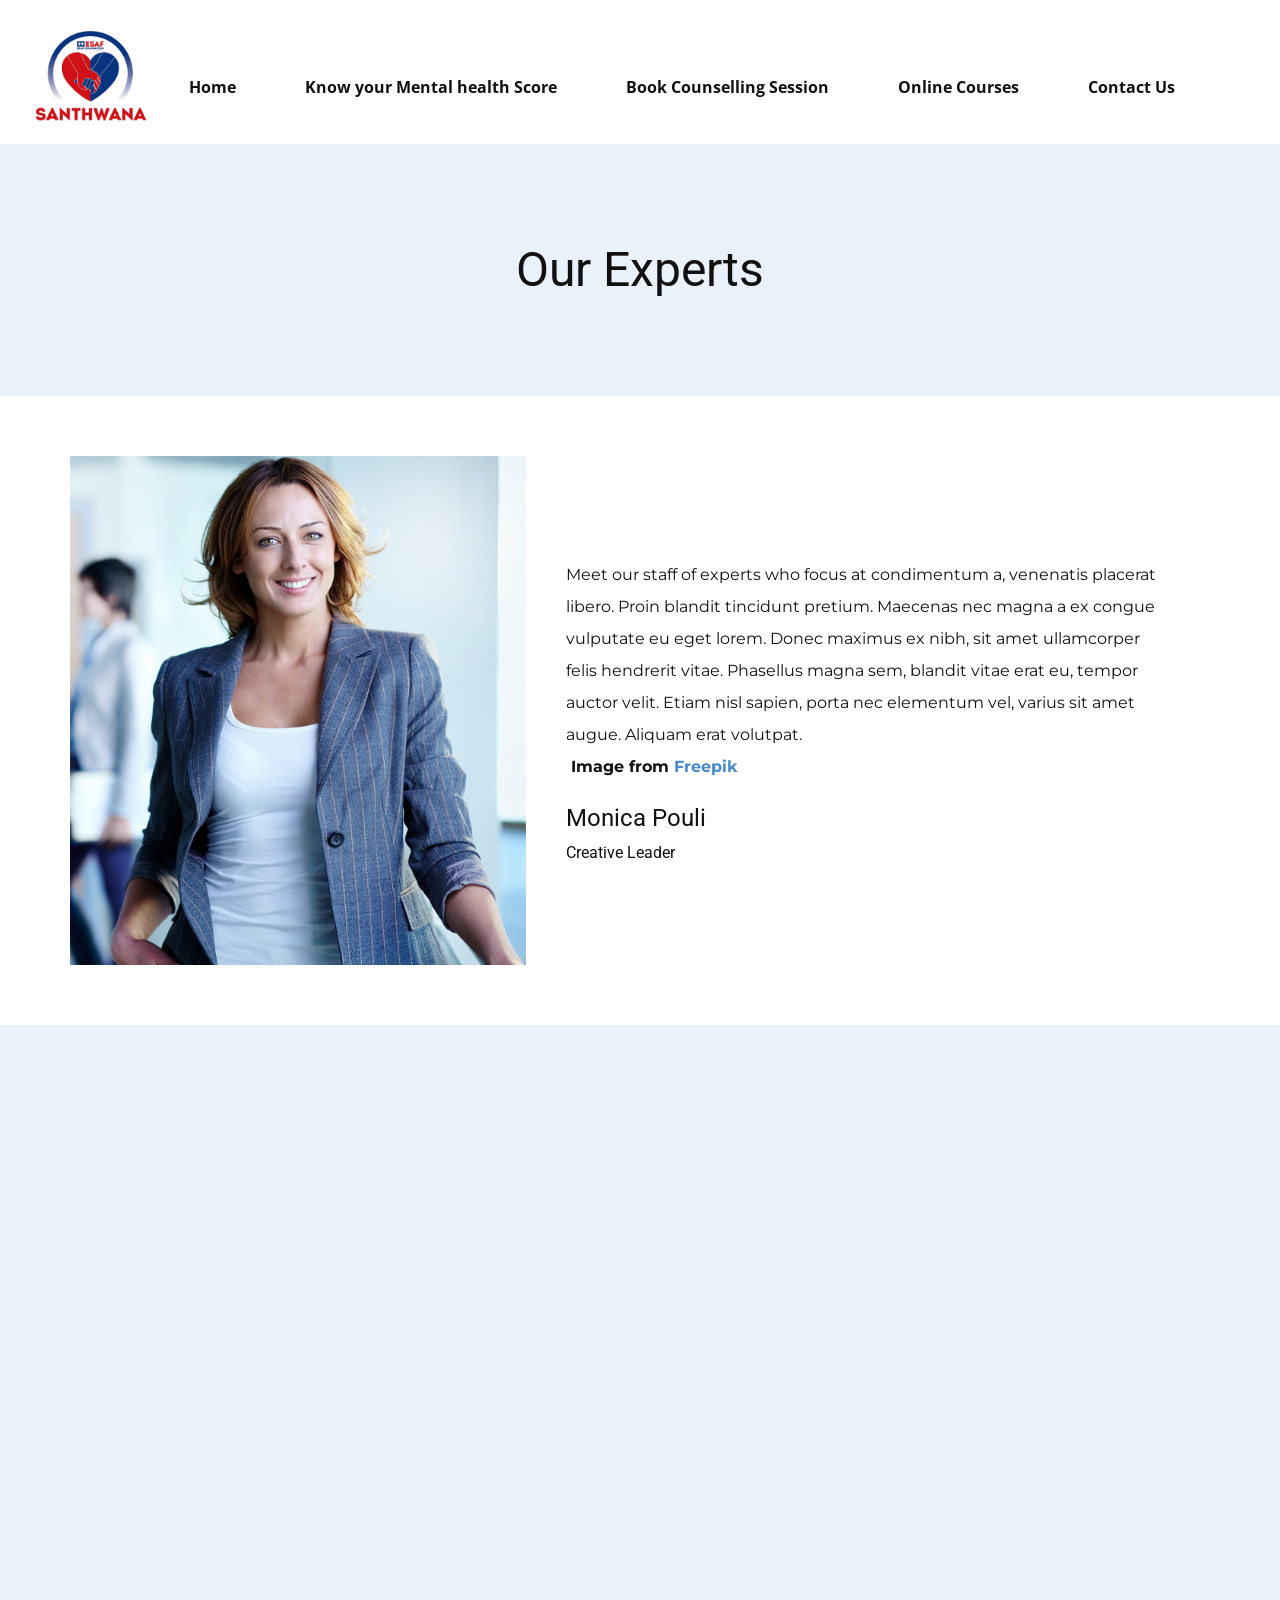
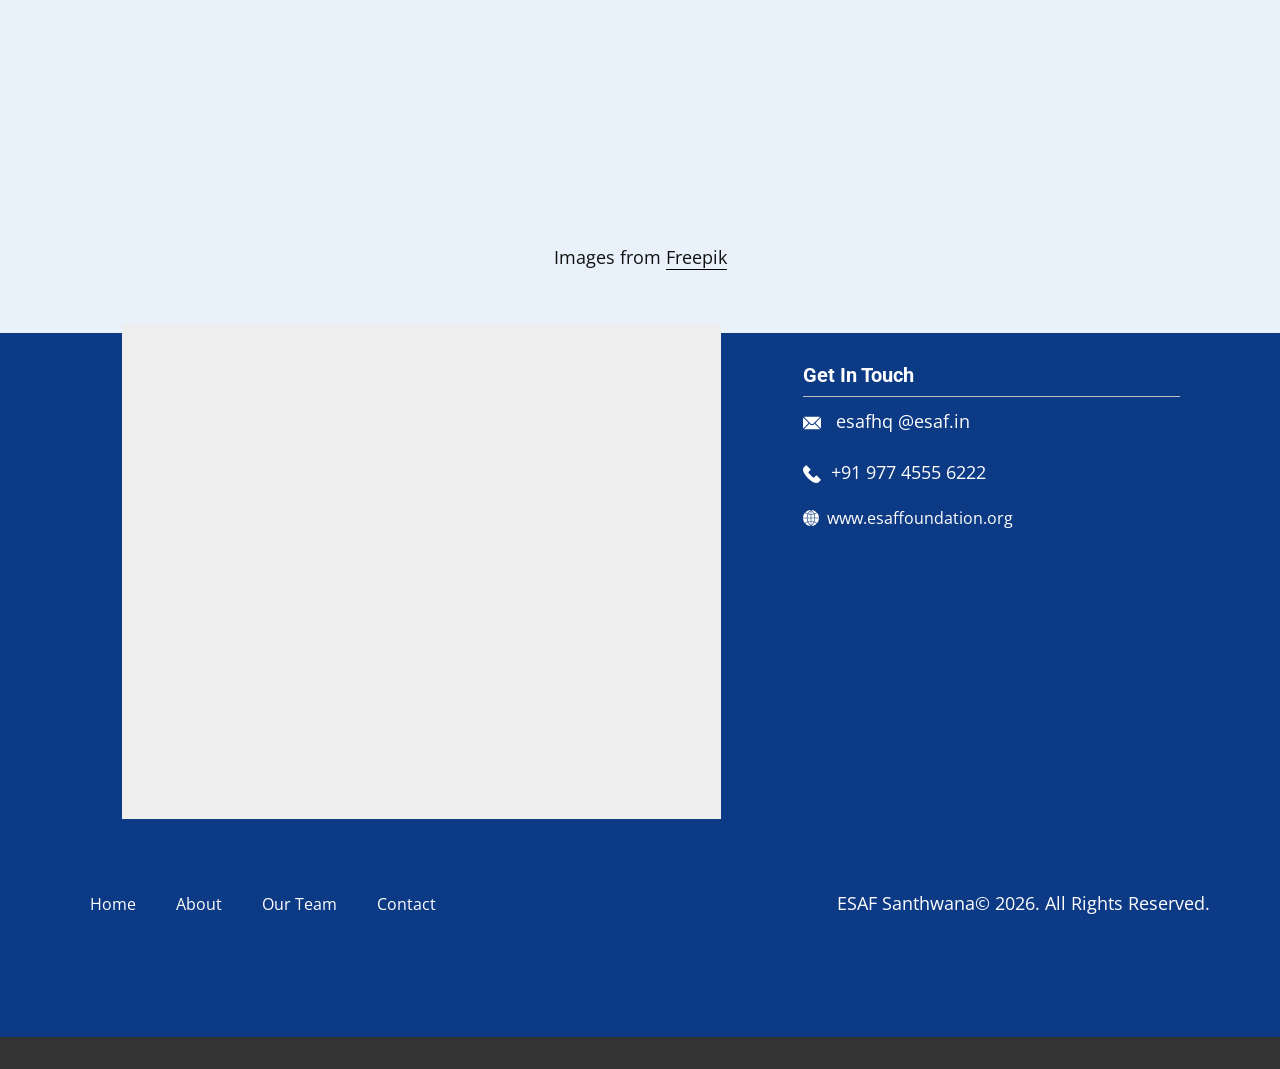
<file: Team.html>
<!DOCTYPE html>
<html style="font-size: 16px;" lang="en"><head>
    <meta name="viewport" content="width=device-width, initial-scale=1.0">
    <meta charset="utf-8">
    <meta name="keywords" content="​Our Experts, Our Amazing Team">
    <meta name="description" content="">
    <title>Team</title>
    <link rel="stylesheet" href="nicepage.css" media="screen">
<link rel="stylesheet" href="Team.css" media="screen">
    <script class="u-script" type="text/javascript" src="jquery.js" defer=""></script>
    <script class="u-script" type="text/javascript" src="nicepage.js" defer=""></script>
    <meta name="generator" content="Nicepage 8.6.2, nicepage.com">
    
    
    
    
    
    <link id="u-page-google-font" rel="stylesheet" href="https://fonts.googleapis.com/css2?display=swap&amp;family=Roboto:ital,wght@0,100;0,200;0,300;0,400;0,500;0,600;0,700;0,800;0,900;1,100;1,200;1,300;1,400;1,500;1,600;1,700;1,800;1,900&amp;family=Open+Sans:ital,wght@0,300;0,400;0,500;0,600;0,700;0,800;1,300;1,400;1,500;1,600;1,700;1,800&amp;family=Montserrat:ital,wght@0,100;0,200;0,300;0,400;0,500;0,600;0,700;0,800;0,900;1,100;1,200;1,300;1,400;1,500;1,600;1,700;1,800;1,900">
    <script type="application/ld+json">{
		"@context": "http://schema.org",
		"@type": "Organization",
		"name": ""
}</script>
    <meta name="theme-color" content="#478ac9">
    <meta property="og:title" content="Team">
    <meta property="og:type" content="website">
  <meta data-intl-tel-input-cdn-path="intlTelInput/"></head>
  <body data-path-to-root="./" data-include-products="false" class="u-body u-clearfix u-xl-mode" data-lang="en"><header class="u-clearfix u-header u-header" id="header"><div class="u-clearfix u-sheet u-sheet-1">
        <img class="u-image u-image-default u-preserve-proportions u-image-1" src="images/SanthwanaLogo.jpg" alt="" data-image-width="633" data-image-height="633">
        <nav class="u-menu u-menu-one-level u-offcanvas u-menu-1" role="navigation" aria-label="Menu navigation">
          <div class="menu-collapse" style="font-size: 1rem; letter-spacing: 0px; font-weight: 700;">
            <a class="u-button-style u-custom-left-right-menu-spacing u-custom-padding-bottom u-custom-text-hover-color u-custom-top-bottom-menu-spacing u-hamburger-link u-nav-link u-text-active-palette-1-base u-text-hover-palette-2-base" href="#" tabindex="-1" aria-label="Open menu" aria-controls="261f">
              <svg class="u-svg-link" viewBox="0 0 24 24"><use xlink:href="#menu-hamburger"></use></svg>
              <svg class="u-svg-content" version="1.1" id="menu-hamburger" viewBox="0 0 16 16" x="0px" y="0px" xmlns:xlink="http://www.w3.org/1999/xlink" xmlns="http://www.w3.org/2000/svg"><g><rect y="1" width="16" height="2"></rect><rect y="7" width="16" height="2"></rect><rect y="13" width="16" height="2"></rect>
</g></svg>
            </a>
          </div>
          <div class="u-custom-menu u-nav-container">
            <ul class="u-nav u-unstyled u-nav-1" role="menubar"><li role="none" class="u-nav-item"><a role="menuitem" class="u-button-style u-nav-link u-text-active-palette-1-base u-text-hover-palette-1-base u-nav-link-2" href="./">Home</a>
</li><li role="none" class="u-nav-item"><a tabindex="-1" role="menuitem" class="u-button-style u-nav-link u-text-active-palette-1-base u-text-hover-palette-1-base u-nav-link-2" href="https://bewinwilsonmathews.github.io/Santhwana/Santhwana.html" target="_blank">Know your Mental health Score</a>
</li><li role="none" class="u-nav-item"><a tabindex="-1" role="menuitem" class="u-button-style u-nav-link u-text-active-palette-1-base u-text-hover-palette-1-base u-nav-link-2" href="https://meetpro.club/studentmentor" target="_blank">Book Counselling Session</a>
</li><li role="none" class="u-nav-item"><a tabindex="-1" role="menuitem" class="u-button-style u-nav-link u-text-active-palette-1-base u-text-hover-palette-1-base u-nav-link-2" href="https://script.google.com/macros/s/AKfycbzLUiHWCuA23xT3r5N1A-uJz3avY5cB6EeaaajBGBmp5HIz8C4YGnMHK1bf3oDaUm6wXw/exec" target="_blank">Online Courses</a>
</li><li role="none" class="u-nav-item"><a tabindex="-1" role="menuitem" class="u-button-style u-nav-link u-text-active-palette-1-base u-text-hover-palette-1-base u-nav-link-2" href="./#block-17" data-page-id="1332116969" target="_blank">Contact Us</a>
</li></ul>
          </div>
          <div class="u-custom-menu u-nav-container-collapse" id="261f" role="region" aria-label="Menu panel">
            <div class="u-black u-container-style u-inner-container-layout u-opacity u-opacity-95 u-sidenav">
              <div class="u-inner-container-layout u-sidenav-overflow">
                <div class="u-menu-close" tabindex="-1" aria-label="Close menu"></div>
                <ul class="u-align-center u-nav u-popupmenu-items u-unstyled u-nav-2" role="menubar"><li role="none" class="u-nav-item"><a role="menuitem" class="u-button-style u-nav-link" href="./">Home</a>
</li><li role="none" class="u-nav-item"><a tabindex="-1" role="menuitem" class="u-button-style u-nav-link" href="https://bewinwilsonmathews.github.io/Santhwana/Santhwana.html" target="_blank">Know your Mental health Score</a>
</li><li role="none" class="u-nav-item"><a tabindex="-1" role="menuitem" class="u-button-style u-nav-link" href="https://meetpro.club/studentmentor" target="_blank">Book Counselling Session</a>
</li><li role="none" class="u-nav-item"><a tabindex="-1" role="menuitem" class="u-button-style u-nav-link" href="https://script.google.com/macros/s/AKfycbzLUiHWCuA23xT3r5N1A-uJz3avY5cB6EeaaajBGBmp5HIz8C4YGnMHK1bf3oDaUm6wXw/exec" target="_blank">Online Courses</a>
</li><li role="none" class="u-nav-item"><a tabindex="-1" role="menuitem" class="u-button-style u-nav-link" href="./#block-17" data-page-id="1332116969" target="_blank">Contact Us</a>
</li></ul>
              </div>
            </div>
            <div class="u-black u-menu-overlay u-opacity u-opacity-70"></div>
          </div>
        </nav>
      </div></header>
    <section class="u-clearfix u-container-align-center u-palette-1-light-3 u-section-1" id="block-1">
      <div class="u-clearfix u-sheet u-valign-middle u-sheet-1">
        <h2 class="u-align-center u-text u-text-default u-text-1"> Our Experts</h2>
      </div>
    </section>
    <section class="u-align-left u-clearfix u-container-align-left u-section-2" id="block-2">
      <div class="u-clearfix u-sheet u-valign-middle u-sheet-1">
        <div class="data-layout-selected u-clearfix u-expanded-width u-layout-wrap u-layout-wrap-1">
          <div class="u-layout">
            <div class="u-layout-row">
              <div class="u-align-left u-container-align-left u-container-style u-image u-layout-cell u-size-24-lg u-size-24-xl u-size-32-md u-size-32-sm u-size-32-xs u-image-1" data-image-width="1200" data-image-height="1448">
                <div class="u-container-layout u-container-layout-1"></div>
              </div>
              <div class="u-align-left u-container-align-left u-container-style u-layout-cell u-size-28-md u-size-28-sm u-size-28-xs u-size-36-lg u-size-36-xl u-layout-cell-2">
                <div class="u-container-layout u-valign-middle u-container-layout-2">
                  <p class="u-align-left u-custom-font u-font-montserrat u-text u-text-1"> Meet our staff of experts who focus at condimentum a, venenatis placerat libero. Proin blandit tincidunt pretium. Maecenas nec magna a ex congue vulputate eu eget lorem. Donec maximus ex nibh, sit amet ullamcorper felis hendrerit vitae. Phasellus magna sem, blandit vitae erat eu, tempor auctor velit. Etiam nisl sapien, porta nec elementum vel, varius sit amet augue. Aliquam erat volutpat.<br><span style="font-weight: 700;">&nbsp;Image from <a href="https://www.freepik.com/" class="u-active-none u-border-none u-btn u-button-link u-button-style u-hover-none u-none u-text-palette-1-base u-btn-1">Freepik</a></span>
                  </p>
                  <h4 class="u-align-left u-text u-text-default u-text-2"> Monica Pouli</h4>
                  <h5 class="u-align-left u-text u-text-default u-text-3">Creative Leader</h5>
                </div>
              </div>
            </div>
          </div>
        </div>
      </div>
    </section>
    <section class="u-align-center u-clearfix u-container-align-center u-palette-1-light-3 u-section-3" id="block-3">
      <div class="u-clearfix u-sheet u-valign-middle u-sheet-1">
        <h2 class="u-align-center u-text u-text-body-color u-text-default u-text-1" data-animation-name="customAnimationIn" data-animation-duration="1000">Our Amazing Team</h2>
        <div class="u-expanded-width u-layout-grid u-list u-list-1">
          <div class="u-repeater u-repeater-1">
            <div class="u-align-left u-container-align-left u-container-style u-list-item u-repeater-item u-shape-rectangle u-white u-list-item-1" data-animation-name="customAnimationIn" data-animation-duration="1500" data-animation-delay="500">
              <div class="u-container-layout u-similar-container u-container-layout-1">
                <img alt="" class="u-expanded-width-md u-expanded-width-sm u-expanded-width-xs u-image u-image-default u-image-1" data-image-width="626" data-image-height="417" src="images/woman4.jpg" data-animation-name="customAnimationIn" data-animation-duration="1250" data-animation-delay="250">
                <h3 class="u-text u-text-2"> Jennie Roberts</h3>
                <h6 class="u-text u-text-palette-1-base u-text-3"> Sr. Director of Programs</h6>
              </div>
            </div>
            <div class="u-align-left u-container-align-left u-container-style u-list-item u-repeater-item u-shape-rectangle u-white u-list-item-2" data-animation-name="customAnimationIn" data-animation-duration="1500" data-animation-delay="500">
              <div class="u-container-layout u-similar-container u-container-layout-2">
                <img alt="" class="u-expanded-width-md u-expanded-width-sm u-expanded-width-xs u-image u-image-default u-image-2" data-image-width="626" data-image-height="417" src="images/ddddddd.jpg" data-animation-name="customAnimationIn" data-animation-duration="1250" data-animation-delay="250">
                <h3 class="u-text u-text-4"> James Oliver</h3>
                <h6 class="u-text u-text-palette-1-base u-text-5"> Associate Director of Programs</h6>
              </div>
            </div>
            <div class="u-align-left u-container-align-left u-container-style u-list-item u-repeater-item u-shape-rectangle u-white u-list-item-3" data-animation-name="customAnimationIn" data-animation-duration="1500" data-animation-delay="500">
              <div class="u-container-layout u-similar-container u-container-layout-3">
                <img alt="" class="u-expanded-width-md u-expanded-width-sm u-expanded-width-xs u-image u-image-default u-image-3" data-image-width="626" data-image-height="417" src="images/woman8.jpg" data-animation-name="customAnimationIn" data-animation-duration="1250" data-animation-delay="250">
                <h3 class="u-text u-text-6"> Ann Richmond</h3>
                <h6 class="u-text u-text-palette-1-base u-text-7"> Education Manager</h6>
              </div>
            </div>
            <div class="u-align-left u-container-align-left u-container-style u-list-item u-repeater-item u-shape-rectangle u-white u-list-item-4" data-animation-name="customAnimationIn" data-animation-duration="1500" data-animation-delay="500">
              <div class="u-container-layout u-similar-container u-container-layout-4">
                <img alt="" class="u-expanded-width-md u-expanded-width-sm u-expanded-width-xs u-image u-image-default u-image-4" data-image-width="626" data-image-height="417" src="images/woman9.jpg" data-animation-name="customAnimationIn" data-animation-duration="1250" data-animation-delay="250">
                <h3 class="u-text u-text-8"> Mila Parker</h3>
                <h6 class="u-text u-text-palette-1-base u-text-9"> Office Manager</h6>
              </div>
            </div>
          </div>
        </div>
        <p class="u-align-center u-text u-text-default u-text-10">Images from <a href="https://freepik.com/photos/people" class="u-active-none u-border-1 u-border-active-palette-1-base u-border-black u-border-hover-palette-1-base u-border-no-left u-border-no-right u-border-no-top u-btn u-button-link u-button-style u-hover-none u-none u-text-body-color u-btn-1">Freepik</a>
        </p>
      </div>
    </section>
    
    
    
    <footer class="u-align-center-sm u-align-center-xs u-clearfix u-color-var u-footer u-footer" id="footer"><div class="u-clearfix u-sheet u-sheet-1">
        <div class="data-layout-selected u-clearfix u-expanded-width u-layout-wrap u-layout-wrap-1">
          <div class="u-gutter-0 u-layout">
            <div class="u-layout-row">
              <div class="u-container-style u-layout-cell u-shape-rectangle u-size-18-xxl u-size-37 u-layout-cell-1">
                <div class="u-container-layout u-valign-top-lg u-valign-top-md u-valign-top-sm u-valign-top-xs u-container-layout-1">
                  <div class="custom-expanded u-grey-light-2 u-map u-map-1">
                    <div class="embed-responsive">
                      <iframe class="embed-responsive-item" src="https://www.google.com/maps/embed?pb=!1m18!1m12!1m3!1d502092.08882120444!2d75.64968288906248!3d10.532574000000007!2m3!1f0!2f0!3f0!3m2!1i1024!2i768!4f13.1!3m3!1m2!1s0x3ba7ef22c341648f%3A0xb27d6c3a1570b062!2sESAF%20Foundation%20Office!5e0!3m2!1sen!2sin!4v1786616922017!5m2!1sen!2sin" data-map="[base64]"></iframe>
                    </div>
                  </div>
                </div>
              </div>
              <div class="u-container-style u-layout-cell u-shape-rectangle u-size-16-xxl u-size-23 u-layout-cell-2">
                <div class="u-container-layout u-valign-top u-container-layout-2">
                  <h5 class="u-align-left u-text u-text-white u-text-1"> Get In Touch</h5>
                  <div class="u-align-left u-border-1 u-border-grey-25 u-border-no-bottom u-border-no-left u-expanded-width u-line u-line-horizontal u-line-1" data-animation-name="" data-animation-duration="0" data-animation-delay="0" data-animation-direction=""></div>
                  <p class="u-align-left u-text u-text-default u-text-2"><span class="u-file-icon u-icon u-text-white u-icon-1"><img src="images/2-a85e65c4.png" alt=""></span>&nbsp; <a href="mailto:hi@car.repair.com" class="u-active-none u-border-1 u-border-active-white u-border-hover-white u-border-no-left u-border-no-right u-border-no-top u-btn u-button-link u-button-style u-hover-none u-none u-text-active-grey-10 u-text-body-alt-color u-text-hover-grey-10 u-btn-1" data-animation-name="" data-animation-duration="0" data-animation-delay="0" data-animation-direction="">esafhq @esaf.in</a>
                  </p>
                  <p class="u-align-left u-text u-text-3">
                    <a href="tel:+12345678910" class="u-active-none u-border-1 u-border-active-white u-border-hover-white u-border-no-left u-border-no-right u-border-no-top u-btn u-button-link u-button-style u-hover-none u-none u-text-active-grey-10 u-text-body-alt-color u-text-hover-grey-10 u-btn-2" data-animation-name="" data-animation-duration="0" data-animation-delay="0" data-animation-direction=""><span class="u-file-icon u-icon u-text-white u-icon-2"><img src="images/3-c91f3b92.png" alt=""></span> +91&nbsp;977 4555 6222
                    </a>
                  </p>
                  <a href="mailto:hi@car.repair.com" class="u-active-none u-border-1 u-border-active-white u-border-hover-white u-border-no-left u-border-no-right u-border-no-top u-btn u-button-link u-button-style u-hover-none u-none u-text-active-grey-10 u-text-body-alt-color u-text-hover-grey-10 u-btn-3" data-animation-name="" data-animation-duration="0" data-animation-delay="0" data-animation-direction=""><span class="u-icon"><svg class="u-svg-content" viewBox="0 0 57.949 57.949" x="0px" y="0px" style="width: 1em; height: 1em;"><g><path d="M29.975,27.985h11.972c-0.123-4.348-1.033-8.567-2.664-12.477c-3.01,0.874-6.131,1.355-9.308,1.44V27.985z"></path><path d="M40.384,13.057c2.928-1.01,5.731-2.392,8.328-4.169l0.653-0.5C44.588,3.658,38.18,0.58,31.071,0.069L30.553,0.49
		C34.767,3.979,38.099,8.268,40.384,13.057z"></path><path d="M29.975,2.628v12.32c2.891-0.082,5.731-0.513,8.473-1.283C36.421,9.505,33.557,5.753,29.975,2.628z"></path><path d="M41.531,42.202c3.13,1.132,6.12,2.668,8.885,4.639l0.868,0.65c3.976-4.785,6.439-10.866,6.665-17.505H43.947
		C43.834,34.224,43.006,38.343,41.531,42.202z"></path><path d="M9.237,8.888c2.597,1.777,5.401,3.158,8.328,4.169c2.285-4.788,5.617-9.077,9.832-12.567l-0.518-0.421
		c-7.125,0.512-13.547,3.603-18.328,8.35L9.237,8.888z"></path><path d="M27.975,2.628c-3.583,3.125-6.446,6.878-8.473,11.036c2.742,0.77,5.582,1.202,8.473,1.283V2.628z"></path><path d="M14.003,29.985H0c0.227,6.639,2.689,12.719,6.665,17.505l0.85-0.635c2.775-1.977,5.771-3.518,8.906-4.652
		C14.943,38.341,14.116,34.222,14.003,29.985z"></path><path d="M16.752,14.89c-3.037-1.064-5.945-2.505-8.644-4.351L7.17,9.897C2.901,14.768,0.236,21.072,0,27.985h14.003
		C14.124,23.425,15.061,18.997,16.752,14.89z"></path><path d="M16.003,27.985h11.972V16.948c-3.179-0.085-6.301-0.566-9.309-1.438C17.035,19.419,16.125,23.637,16.003,27.985z"></path><path d="M27.297,57.391c-4.419-3.695-7.841-8.259-10.111-13.341c-2.992,1.074-5.851,2.538-8.492,4.42l-0.689,0.515
		c4.774,5.003,11.31,8.304,18.605,8.896L27.297,57.391z"></path><path d="M27.975,40.023V29.985H16.003c0.113,4.019,0.905,7.924,2.313,11.58C21.429,40.627,24.669,40.111,27.975,40.023z"></path><path d="M49.236,48.456c-2.631-1.875-5.482-3.335-8.469-4.406c-2.272,5.094-5.698,9.662-10.113,13.344l0.685,0.487
		c7.295-0.592,13.832-3.892,18.606-8.895L49.236,48.456z"></path><path d="M49.885,10.507c-2.72,1.862-5.643,3.311-8.689,4.38c1.692,4.108,2.629,8.537,2.751,13.098h14.003
		c-0.237-6.935-2.917-13.256-7.209-18.133L49.885,10.507z"></path><path d="M27.975,55.342V42.023c-3.039,0.085-6.016,0.556-8.882,1.4C21.136,47.932,24.141,51.998,27.975,55.342z"></path><path d="M41.947,29.985H29.975v10.038c3.307,0.088,6.548,0.604,9.662,1.542C41.041,37.91,41.833,34.005,41.947,29.985z"></path><path d="M38.86,43.423c-2.866-0.844-5.845-1.314-8.885-1.4v13.323C33.806,52.013,36.814,47.943,38.86,43.423z"></path>
</g></svg></span>&nbsp;&nbsp;www.esaffoundation.org 
                  </a>
                </div>
              </div>
            </div>
          </div>
        </div>
        <div class="data-layout-selected u-clearfix u-expanded-width u-layout-custom-xs u-layout-wrap u-layout-wrap-2">
          <div class="u-layout">
            <div class="u-layout-row">
              <div class="u-container-style u-layout-cell u-size-14-xs u-size-30-lg u-size-30-xl u-size-30-xxl u-size-60-md u-size-60-sm u-layout-cell-3">
                <div class="u-container-layout u-valign-middle u-container-layout-3">
                  <nav class="u-menu u-menu-one-level u-offcanvas u-menu-1" data-responsive-from="XS" role="navigation">
                    <div class="menu-collapse">
                      <a class="u-button-style u-custom-text-color u-hamburger-link u-nav-link" aria-label="Open menu" aria-controls="e226" href="#">
                        <svg class="u-svg-link" viewBox="0 0 24 24"><use xlink:href="#svg-23e0"></use></svg>
                        <svg class="u-svg-content" version="1.1" id="svg-23e0" viewBox="0 0 16 16" x="0px" y="0px" xmlns:xlink="http://www.w3.org/1999/xlink" xmlns="http://www.w3.org/2000/svg"><g><rect y="1" width="16" height="2"></rect><rect y="7" width="16" height="2"></rect><rect y="13" width="16" height="2"></rect>
</g></svg>
                      </a>
                    </div>
                    <div class="u-custom-menu u-nav-container">
                      <ul class="u-nav u-unstyled" role="menubar"><li role="none" class="u-nav-item"><a tabindex="-1" role="menuitem" class="u-button-style u-nav-link u-text-white" href="#" aria-haspopup="true">Home</a>
</li><li role="none" class="u-nav-item"><a tabindex="-1" role="menuitem" class="u-button-style u-nav-link u-text-white" href="#">About</a>
</li><li role="none" class="u-nav-item"><a tabindex="-1" role="menuitem" class="u-button-style u-nav-link u-text-white" href="#">Our Team</a>
</li><li role="none" class="u-nav-item"><a tabindex="-1" role="menuitem" class="u-button-style u-nav-link u-text-white" href="#">Contact</a>
</li></ul>
                    </div>
                    <div id="e226" role="region" aria-label="Menu panel" class="u-custom-menu u-nav-container-collapse">
                      <div class="u-black u-container-style u-inner-container-layout u-opacity u-opacity-95 u-sidenav">
                        <div class="u-inner-container-layout u-sidenav-overflow">
                          <div class="u-menu-close" aria-label="Close menu"></div>
                          <ul class="u-align-center u-nav u-popupmenu-items u-unstyled u-nav-2" role="menubar"><li role="none" class="u-nav-item"><a tabindex="-1" role="menuitem" class="u-button-style u-nav-link" href="#" aria-haspopup="true">Home</a>
</li><li role="none" class="u-nav-item"><a tabindex="-1" role="menuitem" class="u-button-style u-nav-link" href="#">About</a>
</li><li role="none" class="u-nav-item"><a tabindex="-1" role="menuitem" class="u-button-style u-nav-link" href="#">Our Team</a>
</li><li role="none" class="u-nav-item"><a tabindex="-1" role="menuitem" class="u-button-style u-nav-link" href="#">Contact</a>
</li></ul>
                        </div>
                      </div>
                      <div class="u-black u-menu-overlay u-opacity u-opacity-70"></div>
                    </div>
                    <style class="menu-style">@media (max-width: 539px) {
                    [data-responsive-from="XS"] .u-nav-container {
                        display: none;
                    }
                    [data-responsive-from="XS"] .menu-collapse {
                        display: block;
                    }
                }</style>
                  </nav>
                </div>
              </div>
              <div class="u-container-align-left-md u-container-align-left-sm u-container-align-right-lg u-container-align-right-xl u-container-align-right-xxl u-container-style u-layout-cell u-size-30-lg u-size-30-xl u-size-30-xxl u-size-46-xs u-size-60-md u-size-60-sm u-layout-cell-4">
                <div class="u-container-layout u-valign-bottom-xs u-valign-middle-lg u-valign-middle-md u-valign-middle-sm u-valign-middle-xl u-container-layout-4">
                  <p class="u-align-left-md u-align-left-sm u-align-left-xs u-align-right-lg u-align-right-xl u-align-right-xxl u-text u-text-default-lg u-text-default-md u-text-default-sm u-text-default-xl u-text-white u-text-4">ESAF Santhwana© 2026. All Rights Reserved.</p>
                </div>
              </div>
            </div>
          </div>
        </div>
      </div></footer>
    <section class="u-backlink u-clearfix u-grey-80"></section>
  
</body></html>
</file>
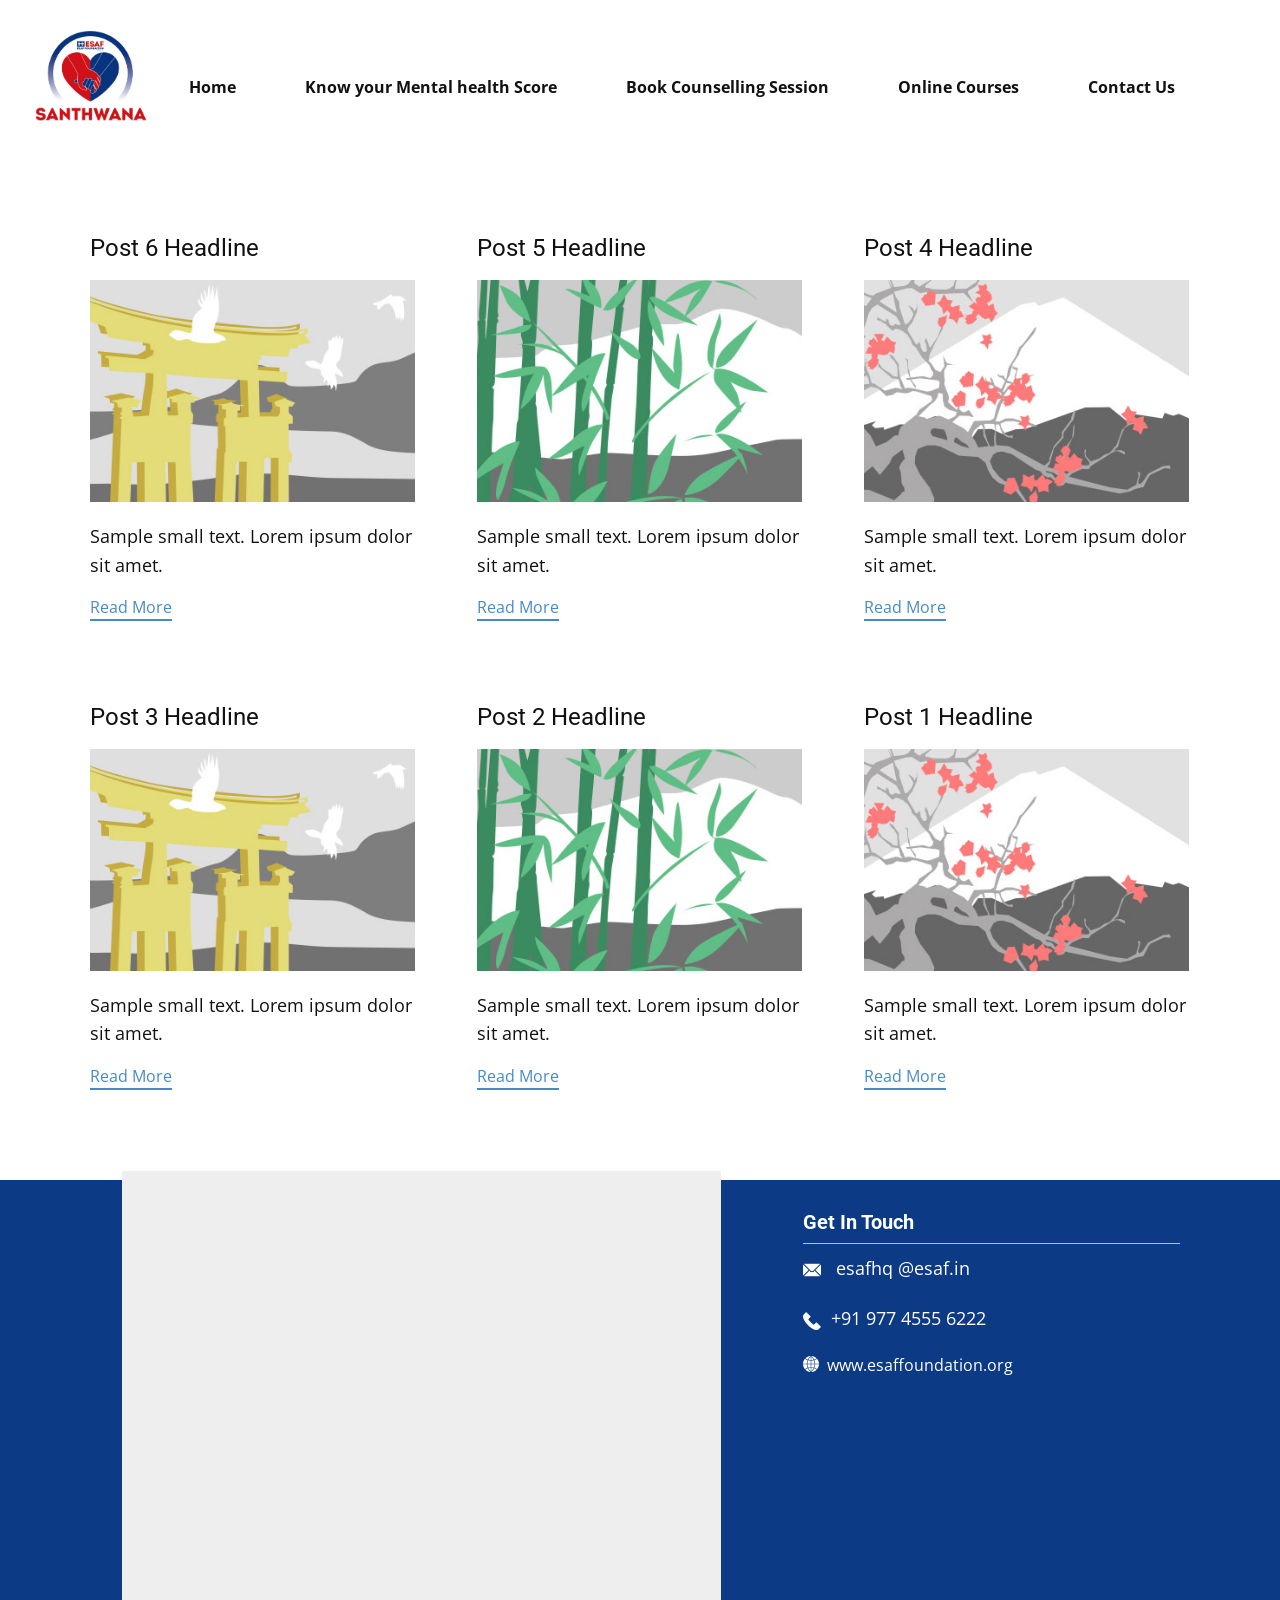
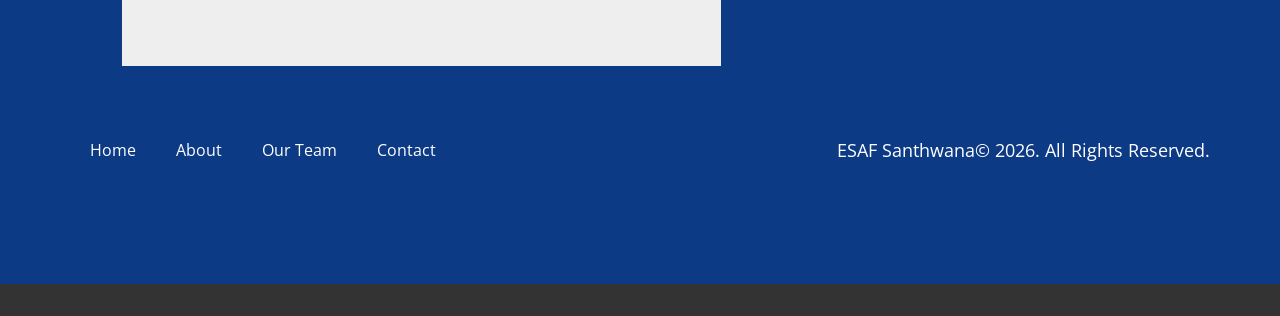
<file: blog/blog.html>
<!DOCTYPE html>
<html style="font-size: 16px;" lang="en"><head>
    <meta name="viewport" content="width=device-width, initial-scale=1.0">
    <meta charset="utf-8">
    <meta name="keywords" content="">
    <meta name="description" content="">
    <title>Blog</title>
    <link rel="stylesheet" href="../nicepage.css" media="screen">
<link rel="stylesheet" href="../Blog-Template.css" media="screen">
    <script class="u-script" type="text/javascript" src="../jquery.js" defer=""></script>
    <script class="u-script" type="text/javascript" src="../nicepage.js" defer=""></script>
    <meta name="generator" content="Nicepage 8.6.2, nicepage.com">
    
    
    
    <link id="u-page-google-font" rel="stylesheet" href="https://fonts.googleapis.com/css2?display=swap&amp;family=Roboto:ital,wght@0,100;0,200;0,300;0,400;0,500;0,600;0,700;0,800;0,900;1,100;1,200;1,300;1,400;1,500;1,600;1,700;1,800;1,900&amp;family=Open+Sans:ital,wght@0,300;0,400;0,500;0,600;0,700;0,800;1,300;1,400;1,500;1,600;1,700;1,800">
    <script type="application/ld+json">{
		"@context": "http://schema.org",
		"@type": "Organization",
		"name": ""
}</script>
    <meta name="theme-color" content="#478ac9">
  <meta data-intl-tel-input-cdn-path="intlTelInput/"></head>
  <body data-path-to-root="../" data-include-products="false" class="u-body u-xl-mode" data-lang="en"><header class="u-clearfix u-header u-header" id="header"><div class="u-clearfix u-sheet u-sheet-1">
        <img class="u-image u-image-default u-preserve-proportions u-image-1" src="../images/SanthwanaLogo.jpg" alt="" data-image-width="633" data-image-height="633">
        <nav class="u-menu u-menu-one-level u-offcanvas u-menu-1" role="navigation" aria-label="Menu navigation">
          <div class="menu-collapse" style="font-size: 1rem; letter-spacing: 0px; font-weight: 700;">
            <a class="u-button-style u-custom-left-right-menu-spacing u-custom-padding-bottom u-custom-text-hover-color u-custom-top-bottom-menu-spacing u-hamburger-link u-nav-link u-text-active-palette-1-base u-text-hover-palette-2-base" href="#" tabindex="-1" aria-label="Open menu" aria-controls="261f">
              <svg class="u-svg-link" viewBox="0 0 24 24"><use xlink:href="#menu-hamburger"></use></svg>
              <svg class="u-svg-content" version="1.1" id="menu-hamburger" viewBox="0 0 16 16" x="0px" y="0px" xmlns:xlink="http://www.w3.org/1999/xlink" xmlns="http://www.w3.org/2000/svg"><g><rect y="1" width="16" height="2"></rect><rect y="7" width="16" height="2"></rect><rect y="13" width="16" height="2"></rect>
</g></svg>
            </a>
          </div>
          <div class="u-custom-menu u-nav-container">
            <ul class="u-nav u-unstyled u-nav-1" role="menubar"><li role="none" class="u-nav-item"><a role="menuitem" class="u-button-style u-nav-link u-text-active-palette-1-base u-text-hover-palette-1-base u-nav-link-2" href="../">Home</a>
</li><li role="none" class="u-nav-item"><a tabindex="-1" role="menuitem" class="u-button-style u-nav-link u-text-active-palette-1-base u-text-hover-palette-1-base u-nav-link-2" href="https://bewinwilsonmathews.github.io/Santhwana/Santhwana.html" target="_blank">Know your Mental health Score</a>
</li><li role="none" class="u-nav-item"><a tabindex="-1" role="menuitem" class="u-button-style u-nav-link u-text-active-palette-1-base u-text-hover-palette-1-base u-nav-link-2" href="https://meetpro.club/studentmentor" target="_blank">Book Counselling Session</a>
</li><li role="none" class="u-nav-item"><a tabindex="-1" role="menuitem" class="u-button-style u-nav-link u-text-active-palette-1-base u-text-hover-palette-1-base u-nav-link-2" href="https://script.google.com/macros/s/AKfycbzLUiHWCuA23xT3r5N1A-uJz3avY5cB6EeaaajBGBmp5HIz8C4YGnMHK1bf3oDaUm6wXw/exec" target="_blank">Online Courses</a>
</li><li role="none" class="u-nav-item"><a tabindex="-1" role="menuitem" class="u-button-style u-nav-link u-text-active-palette-1-base u-text-hover-palette-1-base u-nav-link-2" href="../#block-17" data-page-id="1332116969" target="_blank">Contact Us</a>
</li></ul>
          </div>
          <div class="u-custom-menu u-nav-container-collapse" id="261f" role="region" aria-label="Menu panel">
            <div class="u-black u-container-style u-inner-container-layout u-opacity u-opacity-95 u-sidenav">
              <div class="u-inner-container-layout u-sidenav-overflow">
                <div class="u-menu-close" tabindex="-1" aria-label="Close menu"></div>
                <ul class="u-align-center u-nav u-popupmenu-items u-unstyled u-nav-2" role="menubar"><li role="none" class="u-nav-item"><a role="menuitem" class="u-button-style u-nav-link" href="../">Home</a>
</li><li role="none" class="u-nav-item"><a tabindex="-1" role="menuitem" class="u-button-style u-nav-link" href="https://bewinwilsonmathews.github.io/Santhwana/Santhwana.html" target="_blank">Know your Mental health Score</a>
</li><li role="none" class="u-nav-item"><a tabindex="-1" role="menuitem" class="u-button-style u-nav-link" href="https://meetpro.club/studentmentor" target="_blank">Book Counselling Session</a>
</li><li role="none" class="u-nav-item"><a tabindex="-1" role="menuitem" class="u-button-style u-nav-link" href="https://script.google.com/macros/s/AKfycbzLUiHWCuA23xT3r5N1A-uJz3avY5cB6EeaaajBGBmp5HIz8C4YGnMHK1bf3oDaUm6wXw/exec" target="_blank">Online Courses</a>
</li><li role="none" class="u-nav-item"><a tabindex="-1" role="menuitem" class="u-button-style u-nav-link" href="../#block-17" data-page-id="1332116969" target="_blank">Contact Us</a>
</li></ul>
              </div>
            </div>
            <div class="u-black u-menu-overlay u-opacity u-opacity-70"></div>
          </div>
        </nav>
      </div></header>
    <section class="u-clearfix u-section-1" id="block-2">
      <div class="u-clearfix u-sheet u-valign-middle u-sheet-1"><!--blog--><!--blog_options_json--><!--{"type":"Recent","source":"","tags":"","count":""}--><!--/blog_options_json-->
        <div class="u-blog u-expanded-width u-repeater u-repeater-1" data-blog-id="blog-1"><!--blog_post-->
          <div class="u-blog-post u-container-style u-repeater-item u-white u-repeater-item-1"><meta name="twitter:description" content="Sample small text. Lorem ipsum dolor sit amet."><meta name="description" content="Sample small text. Lorem ipsum dolor sit amet."><meta property="og:type" content="article"><meta property="og:title" content="Post 6 Headline"><meta property="og:description" content="Sample small text. Lorem ipsum dolor sit amet."><meta property="og:image" content="../images/8ad73f3c.jpeg">
            <div class="u-container-layout u-similar-container u-valign-top u-container-layout-1"><!--blog_post_header-->
              <h4 class="u-blog-control u-text u-text-1">
                <a class="u-post-header-link" href="../blog/post-5.html">Post 6 Headline</a>
              </h4><!--/blog_post_header--><!--blog_post_image-->
              <img alt="" class="u-blog-control u-expanded-width u-image u-image-default u-image-1" src="../images/8ad73f3c.jpeg" data-href="../blog/post-5.html"><!--/blog_post_image--><!--blog_post_content-->
              <div class="u-blog-control u-post-content u-text u-text-2 fr-view">Sample small text. Lorem ipsum dolor sit amet.</div><!--/blog_post_content--><!--blog_post_readmore-->
              <a href="../blog/post-5.html" class="u-blog-control u-border-2 u-border-palette-1-base u-btn u-btn-rectangle u-button-style u-none u-btn-1"><!--blog_post_readmore_content--><!--options_json--><!--{"content":"","defaultValue":"Read More"}--><!--/options_json-->Read More<!--/blog_post_readmore_content--></a><!--/blog_post_readmore-->
            </div>
          </div><div class="u-blog-post u-container-style u-repeater-item u-video-cover u-white"><meta name="twitter:description" content="Sample small text. Lorem ipsum dolor sit amet."><meta name="description" content="Sample small text. Lorem ipsum dolor sit amet."><meta property="og:type" content="article"><meta property="og:title" content="Post 5 Headline"><meta property="og:description" content="Sample small text. Lorem ipsum dolor sit amet."><meta property="og:image" content="../images/68f64b9d.jpeg">
            <div class="u-container-layout u-similar-container u-valign-top u-container-layout-2"><!--blog_post_header-->
              <h4 class="u-blog-control u-text u-text-3">
                <a class="u-post-header-link" href="../blog/post-4.html">Post 5 Headline</a>
              </h4><!--/blog_post_header--><!--blog_post_image-->
              <img alt="" class="u-blog-control u-expanded-width u-image u-image-default u-image-2" src="../images/68f64b9d.jpeg" data-href="../blog/post-4.html"><!--/blog_post_image--><!--blog_post_content-->
              <div class="u-blog-control u-post-content u-text u-text-4 fr-view">Sample small text. Lorem ipsum dolor sit amet.</div><!--/blog_post_content--><!--blog_post_readmore-->
              <a href="../blog/post-4.html" class="u-blog-control u-border-2 u-border-palette-1-base u-btn u-btn-rectangle u-button-style u-none u-btn-2"><!--blog_post_readmore_content--><!--options_json--><!--{"content":"","defaultValue":"Read More"}--><!--/options_json-->Read More<!--/blog_post_readmore_content--></a><!--/blog_post_readmore-->
            </div>
          </div><div class="u-blog-post u-container-style u-repeater-item u-video-cover u-white"><meta name="twitter:description" content="Sample small text. Lorem ipsum dolor sit amet."><meta name="description" content="Sample small text. Lorem ipsum dolor sit amet."><meta property="og:type" content="article"><meta property="og:title" content="Post 4 Headline"><meta property="og:description" content="Sample small text. Lorem ipsum dolor sit amet."><meta property="og:image" content="../images/0fd3416c.jpeg">
            <div class="u-container-layout u-similar-container u-valign-top u-container-layout-3"><!--blog_post_header-->
              <h4 class="u-blog-control u-text u-text-5">
                <a class="u-post-header-link" href="../blog/post-3.html">Post 4 Headline</a>
              </h4><!--/blog_post_header--><!--blog_post_image-->
              <img alt="" class="u-blog-control u-expanded-width u-image u-image-default u-image-3" src="../images/0fd3416c.jpeg" data-href="../blog/post-3.html"><!--/blog_post_image--><!--blog_post_content-->
              <div class="u-blog-control u-post-content u-text u-text-6 fr-view">Sample small text. Lorem ipsum dolor sit amet.</div><!--/blog_post_content--><!--blog_post_readmore-->
              <a href="../blog/post-3.html" class="u-blog-control u-border-2 u-border-palette-1-base u-btn u-btn-rectangle u-button-style u-none u-btn-3"><!--blog_post_readmore_content--><!--options_json--><!--{"content":"","defaultValue":"Read More"}--><!--/options_json-->Read More<!--/blog_post_readmore_content--></a><!--/blog_post_readmore-->
            </div>
          </div><div class="u-blog-post u-container-style u-repeater-item u-white u-repeater-item-1"><meta name="twitter:description" content="Sample small text. Lorem ipsum dolor sit amet."><meta name="description" content="Sample small text. Lorem ipsum dolor sit amet."><meta property="og:type" content="article"><meta property="og:title" content="Post 3 Headline"><meta property="og:description" content="Sample small text. Lorem ipsum dolor sit amet."><meta property="og:image" content="../images/8ad73f3c.jpeg">
            <div class="u-container-layout u-similar-container u-valign-top u-container-layout-1"><!--blog_post_header-->
              <h4 class="u-blog-control u-text u-text-1">
                <a class="u-post-header-link" href="../blog/post-2.html">Post 3 Headline</a>
              </h4><!--/blog_post_header--><!--blog_post_image-->
              <img alt="" class="u-blog-control u-expanded-width u-image u-image-default u-image-1" src="../images/8ad73f3c.jpeg" data-href="../blog/post-2.html"><!--/blog_post_image--><!--blog_post_content-->
              <div class="u-blog-control u-post-content u-text u-text-2 fr-view">Sample small text. Lorem ipsum dolor sit amet.</div><!--/blog_post_content--><!--blog_post_readmore-->
              <a href="../blog/post-2.html" class="u-blog-control u-border-2 u-border-palette-1-base u-btn u-btn-rectangle u-button-style u-none u-btn-1"><!--blog_post_readmore_content--><!--options_json--><!--{"content":"","defaultValue":"Read More"}--><!--/options_json-->Read More<!--/blog_post_readmore_content--></a><!--/blog_post_readmore-->
            </div>
          </div><div class="u-blog-post u-container-style u-repeater-item u-video-cover u-white"><meta name="twitter:description" content="Sample small text. Lorem ipsum dolor sit amet."><meta name="description" content="Sample small text. Lorem ipsum dolor sit amet."><meta property="og:type" content="article"><meta property="og:title" content="Post 2 Headline"><meta property="og:description" content="Sample small text. Lorem ipsum dolor sit amet."><meta property="og:image" content="../images/68f64b9d.jpeg">
            <div class="u-container-layout u-similar-container u-valign-top u-container-layout-2"><!--blog_post_header-->
              <h4 class="u-blog-control u-text u-text-3">
                <a class="u-post-header-link" href="../blog/post-1.html">Post 2 Headline</a>
              </h4><!--/blog_post_header--><!--blog_post_image-->
              <img alt="" class="u-blog-control u-expanded-width u-image u-image-default u-image-2" src="../images/68f64b9d.jpeg" data-href="../blog/post-1.html"><!--/blog_post_image--><!--blog_post_content-->
              <div class="u-blog-control u-post-content u-text u-text-4 fr-view">Sample small text. Lorem ipsum dolor sit amet.</div><!--/blog_post_content--><!--blog_post_readmore-->
              <a href="../blog/post-1.html" class="u-blog-control u-border-2 u-border-palette-1-base u-btn u-btn-rectangle u-button-style u-none u-btn-2"><!--blog_post_readmore_content--><!--options_json--><!--{"content":"","defaultValue":"Read More"}--><!--/options_json-->Read More<!--/blog_post_readmore_content--></a><!--/blog_post_readmore-->
            </div>
          </div><div class="u-blog-post u-container-style u-repeater-item u-video-cover u-white"><meta name="twitter:description" content="Sample small text. Lorem ipsum dolor sit amet."><meta name="description" content="Sample small text. Lorem ipsum dolor sit amet."><meta property="og:type" content="article"><meta property="og:title" content="Post 1 Headline"><meta property="og:description" content="Sample small text. Lorem ipsum dolor sit amet."><meta property="og:image" content="../images/0fd3416c.jpeg">
            <div class="u-container-layout u-similar-container u-valign-top u-container-layout-3"><!--blog_post_header-->
              <h4 class="u-blog-control u-text u-text-5">
                <a class="u-post-header-link" href="../blog/post.html">Post 1 Headline</a>
              </h4><!--/blog_post_header--><!--blog_post_image-->
              <img alt="" class="u-blog-control u-expanded-width u-image u-image-default u-image-3" src="../images/0fd3416c.jpeg" data-href="../blog/post.html"><!--/blog_post_image--><!--blog_post_content-->
              <div class="u-blog-control u-post-content u-text u-text-6 fr-view">Sample small text. Lorem ipsum dolor sit amet.</div><!--/blog_post_content--><!--blog_post_readmore-->
              <a href="../blog/post.html" class="u-blog-control u-border-2 u-border-palette-1-base u-btn u-btn-rectangle u-button-style u-none u-btn-3"><!--blog_post_readmore_content--><!--options_json--><!--{"content":"","defaultValue":"Read More"}--><!--/options_json-->Read More<!--/blog_post_readmore_content--></a><!--/blog_post_readmore-->
            </div>
          </div><!--/blog_post--><!--blog_post-->
          <!--/blog_post--><!--blog_post-->
          <!--/blog_post-->
        </div><!--/blog-->
      </div>
    </section>
    
    
    
    <footer class="u-align-center-sm u-align-center-xs u-clearfix u-color-var u-footer u-footer" id="footer"><div class="u-clearfix u-sheet u-sheet-1">
        <div class="data-layout-selected u-clearfix u-expanded-width u-layout-wrap u-layout-wrap-1">
          <div class="u-gutter-0 u-layout">
            <div class="u-layout-row">
              <div class="u-container-style u-layout-cell u-shape-rectangle u-size-18-xxl u-size-37 u-layout-cell-1">
                <div class="u-container-layout u-valign-top-lg u-valign-top-md u-valign-top-sm u-valign-top-xs u-container-layout-1">
                  <div class="custom-expanded u-grey-light-2 u-map u-map-1">
                    <div class="embed-responsive">
                      <iframe class="embed-responsive-item" src="https://www.google.com/maps/embed?pb=!1m18!1m12!1m3!1d502092.08882120444!2d75.64968288906248!3d10.532574000000007!2m3!1f0!2f0!3f0!3m2!1i1024!2i768!4f13.1!3m3!1m2!1s0x3ba7ef22c341648f%3A0xb27d6c3a1570b062!2sESAF%20Foundation%20Office!5e0!3m2!1sen!2sin!4v1786616922017!5m2!1sen!2sin" data-map="[base64]"></iframe>
                    </div>
                  </div>
                </div>
              </div>
              <div class="u-container-style u-layout-cell u-shape-rectangle u-size-16-xxl u-size-23 u-layout-cell-2">
                <div class="u-container-layout u-valign-top u-container-layout-2">
                  <h5 class="u-align-left u-text u-text-white u-text-1"> Get In Touch</h5>
                  <div class="u-align-left u-border-1 u-border-grey-25 u-border-no-bottom u-border-no-left u-expanded-width u-line u-line-horizontal u-line-1" data-animation-name="" data-animation-duration="0" data-animation-delay="0" data-animation-direction=""></div>
                  <p class="u-align-left u-text u-text-default u-text-2"><span class="u-file-icon u-icon u-text-white u-icon-1"><img src="../images/2-a85e65c4.png" alt=""></span>&nbsp; <a href="mailto:hi@car.repair.com" class="u-active-none u-border-1 u-border-active-white u-border-hover-white u-border-no-left u-border-no-right u-border-no-top u-btn u-button-link u-button-style u-hover-none u-none u-text-active-grey-10 u-text-body-alt-color u-text-hover-grey-10 u-btn-1" data-animation-name="" data-animation-duration="0" data-animation-delay="0" data-animation-direction="">esafhq @esaf.in</a>
                  </p>
                  <p class="u-align-left u-text u-text-3">
                    <a href="tel:+12345678910" class="u-active-none u-border-1 u-border-active-white u-border-hover-white u-border-no-left u-border-no-right u-border-no-top u-btn u-button-link u-button-style u-hover-none u-none u-text-active-grey-10 u-text-body-alt-color u-text-hover-grey-10 u-btn-2" data-animation-name="" data-animation-duration="0" data-animation-delay="0" data-animation-direction=""><span class="u-file-icon u-icon u-text-white u-icon-2"><img src="../images/3-c91f3b92.png" alt=""></span> +91&nbsp;977 4555 6222
                    </a>
                  </p>
                  <a href="mailto:hi@car.repair.com" class="u-active-none u-border-1 u-border-active-white u-border-hover-white u-border-no-left u-border-no-right u-border-no-top u-btn u-button-link u-button-style u-hover-none u-none u-text-active-grey-10 u-text-body-alt-color u-text-hover-grey-10 u-btn-3" data-animation-name="" data-animation-duration="0" data-animation-delay="0" data-animation-direction=""><span class="u-icon"><svg class="u-svg-content" viewBox="0 0 57.949 57.949" x="0px" y="0px" style="width: 1em; height: 1em;"><g><path d="M29.975,27.985h11.972c-0.123-4.348-1.033-8.567-2.664-12.477c-3.01,0.874-6.131,1.355-9.308,1.44V27.985z"></path><path d="M40.384,13.057c2.928-1.01,5.731-2.392,8.328-4.169l0.653-0.5C44.588,3.658,38.18,0.58,31.071,0.069L30.553,0.49
		C34.767,3.979,38.099,8.268,40.384,13.057z"></path><path d="M29.975,2.628v12.32c2.891-0.082,5.731-0.513,8.473-1.283C36.421,9.505,33.557,5.753,29.975,2.628z"></path><path d="M41.531,42.202c3.13,1.132,6.12,2.668,8.885,4.639l0.868,0.65c3.976-4.785,6.439-10.866,6.665-17.505H43.947
		C43.834,34.224,43.006,38.343,41.531,42.202z"></path><path d="M9.237,8.888c2.597,1.777,5.401,3.158,8.328,4.169c2.285-4.788,5.617-9.077,9.832-12.567l-0.518-0.421
		c-7.125,0.512-13.547,3.603-18.328,8.35L9.237,8.888z"></path><path d="M27.975,2.628c-3.583,3.125-6.446,6.878-8.473,11.036c2.742,0.77,5.582,1.202,8.473,1.283V2.628z"></path><path d="M14.003,29.985H0c0.227,6.639,2.689,12.719,6.665,17.505l0.85-0.635c2.775-1.977,5.771-3.518,8.906-4.652
		C14.943,38.341,14.116,34.222,14.003,29.985z"></path><path d="M16.752,14.89c-3.037-1.064-5.945-2.505-8.644-4.351L7.17,9.897C2.901,14.768,0.236,21.072,0,27.985h14.003
		C14.124,23.425,15.061,18.997,16.752,14.89z"></path><path d="M16.003,27.985h11.972V16.948c-3.179-0.085-6.301-0.566-9.309-1.438C17.035,19.419,16.125,23.637,16.003,27.985z"></path><path d="M27.297,57.391c-4.419-3.695-7.841-8.259-10.111-13.341c-2.992,1.074-5.851,2.538-8.492,4.42l-0.689,0.515
		c4.774,5.003,11.31,8.304,18.605,8.896L27.297,57.391z"></path><path d="M27.975,40.023V29.985H16.003c0.113,4.019,0.905,7.924,2.313,11.58C21.429,40.627,24.669,40.111,27.975,40.023z"></path><path d="M49.236,48.456c-2.631-1.875-5.482-3.335-8.469-4.406c-2.272,5.094-5.698,9.662-10.113,13.344l0.685,0.487
		c7.295-0.592,13.832-3.892,18.606-8.895L49.236,48.456z"></path><path d="M49.885,10.507c-2.72,1.862-5.643,3.311-8.689,4.38c1.692,4.108,2.629,8.537,2.751,13.098h14.003
		c-0.237-6.935-2.917-13.256-7.209-18.133L49.885,10.507z"></path><path d="M27.975,55.342V42.023c-3.039,0.085-6.016,0.556-8.882,1.4C21.136,47.932,24.141,51.998,27.975,55.342z"></path><path d="M41.947,29.985H29.975v10.038c3.307,0.088,6.548,0.604,9.662,1.542C41.041,37.91,41.833,34.005,41.947,29.985z"></path><path d="M38.86,43.423c-2.866-0.844-5.845-1.314-8.885-1.4v13.323C33.806,52.013,36.814,47.943,38.86,43.423z"></path>
</g></svg></span>&nbsp;&nbsp;www.esaffoundation.org 
                  </a>
                </div>
              </div>
            </div>
          </div>
        </div>
        <div class="data-layout-selected u-clearfix u-expanded-width u-layout-custom-xs u-layout-wrap u-layout-wrap-2">
          <div class="u-layout">
            <div class="u-layout-row">
              <div class="u-container-style u-layout-cell u-size-14-xs u-size-30-lg u-size-30-xl u-size-30-xxl u-size-60-md u-size-60-sm u-layout-cell-3">
                <div class="u-container-layout u-valign-middle u-container-layout-3">
                  <nav class="u-menu u-menu-one-level u-offcanvas u-menu-1" data-responsive-from="XS" role="navigation">
                    <div class="menu-collapse">
                      <a class="u-button-style u-custom-text-color u-hamburger-link u-nav-link" aria-label="Open menu" aria-controls="e226" href="#">
                        <svg class="u-svg-link" viewBox="0 0 24 24"><use xlink:href="#svg-23e0"></use></svg>
                        <svg class="u-svg-content" version="1.1" id="svg-23e0" viewBox="0 0 16 16" x="0px" y="0px" xmlns:xlink="http://www.w3.org/1999/xlink" xmlns="http://www.w3.org/2000/svg"><g><rect y="1" width="16" height="2"></rect><rect y="7" width="16" height="2"></rect><rect y="13" width="16" height="2"></rect>
</g></svg>
                      </a>
                    </div>
                    <div class="u-custom-menu u-nav-container">
                      <ul class="u-nav u-unstyled" role="menubar"><li role="none" class="u-nav-item"><a tabindex="-1" role="menuitem" class="u-button-style u-nav-link u-text-white" href="#" aria-haspopup="true">Home</a>
</li><li role="none" class="u-nav-item"><a tabindex="-1" role="menuitem" class="u-button-style u-nav-link u-text-white" href="#">About</a>
</li><li role="none" class="u-nav-item"><a tabindex="-1" role="menuitem" class="u-button-style u-nav-link u-text-white" href="#">Our Team</a>
</li><li role="none" class="u-nav-item"><a tabindex="-1" role="menuitem" class="u-button-style u-nav-link u-text-white" href="#">Contact</a>
</li></ul>
                    </div>
                    <div id="e226" role="region" aria-label="Menu panel" class="u-custom-menu u-nav-container-collapse">
                      <div class="u-black u-container-style u-inner-container-layout u-opacity u-opacity-95 u-sidenav">
                        <div class="u-inner-container-layout u-sidenav-overflow">
                          <div class="u-menu-close" aria-label="Close menu"></div>
                          <ul class="u-align-center u-nav u-popupmenu-items u-unstyled u-nav-2" role="menubar"><li role="none" class="u-nav-item"><a tabindex="-1" role="menuitem" class="u-button-style u-nav-link" href="#" aria-haspopup="true">Home</a>
</li><li role="none" class="u-nav-item"><a tabindex="-1" role="menuitem" class="u-button-style u-nav-link" href="#">About</a>
</li><li role="none" class="u-nav-item"><a tabindex="-1" role="menuitem" class="u-button-style u-nav-link" href="#">Our Team</a>
</li><li role="none" class="u-nav-item"><a tabindex="-1" role="menuitem" class="u-button-style u-nav-link" href="#">Contact</a>
</li></ul>
                        </div>
                      </div>
                      <div class="u-black u-menu-overlay u-opacity u-opacity-70"></div>
                    </div>
                    <style class="menu-style">@media (max-width: 539px) {
                    [data-responsive-from="XS"] .u-nav-container {
                        display: none;
                    }
                    [data-responsive-from="XS"] .menu-collapse {
                        display: block;
                    }
                }</style>
                  </nav>
                </div>
              </div>
              <div class="u-container-align-left-md u-container-align-left-sm u-container-align-right-lg u-container-align-right-xl u-container-align-right-xxl u-container-style u-layout-cell u-size-30-lg u-size-30-xl u-size-30-xxl u-size-46-xs u-size-60-md u-size-60-sm u-layout-cell-4">
                <div class="u-container-layout u-valign-bottom-xs u-valign-middle-lg u-valign-middle-md u-valign-middle-sm u-valign-middle-xl u-container-layout-4">
                  <p class="u-align-left-md u-align-left-sm u-align-left-xs u-align-right-lg u-align-right-xl u-align-right-xxl u-text u-text-default-lg u-text-default-md u-text-default-sm u-text-default-xl u-text-white u-text-4">ESAF Santhwana© 2026. All Rights Reserved.</p>
                </div>
              </div>
            </div>
          </div>
        </div>
      </div></footer>
    <section class="u-backlink u-clearfix u-grey-80"></section>
  
</body></html>
</file>
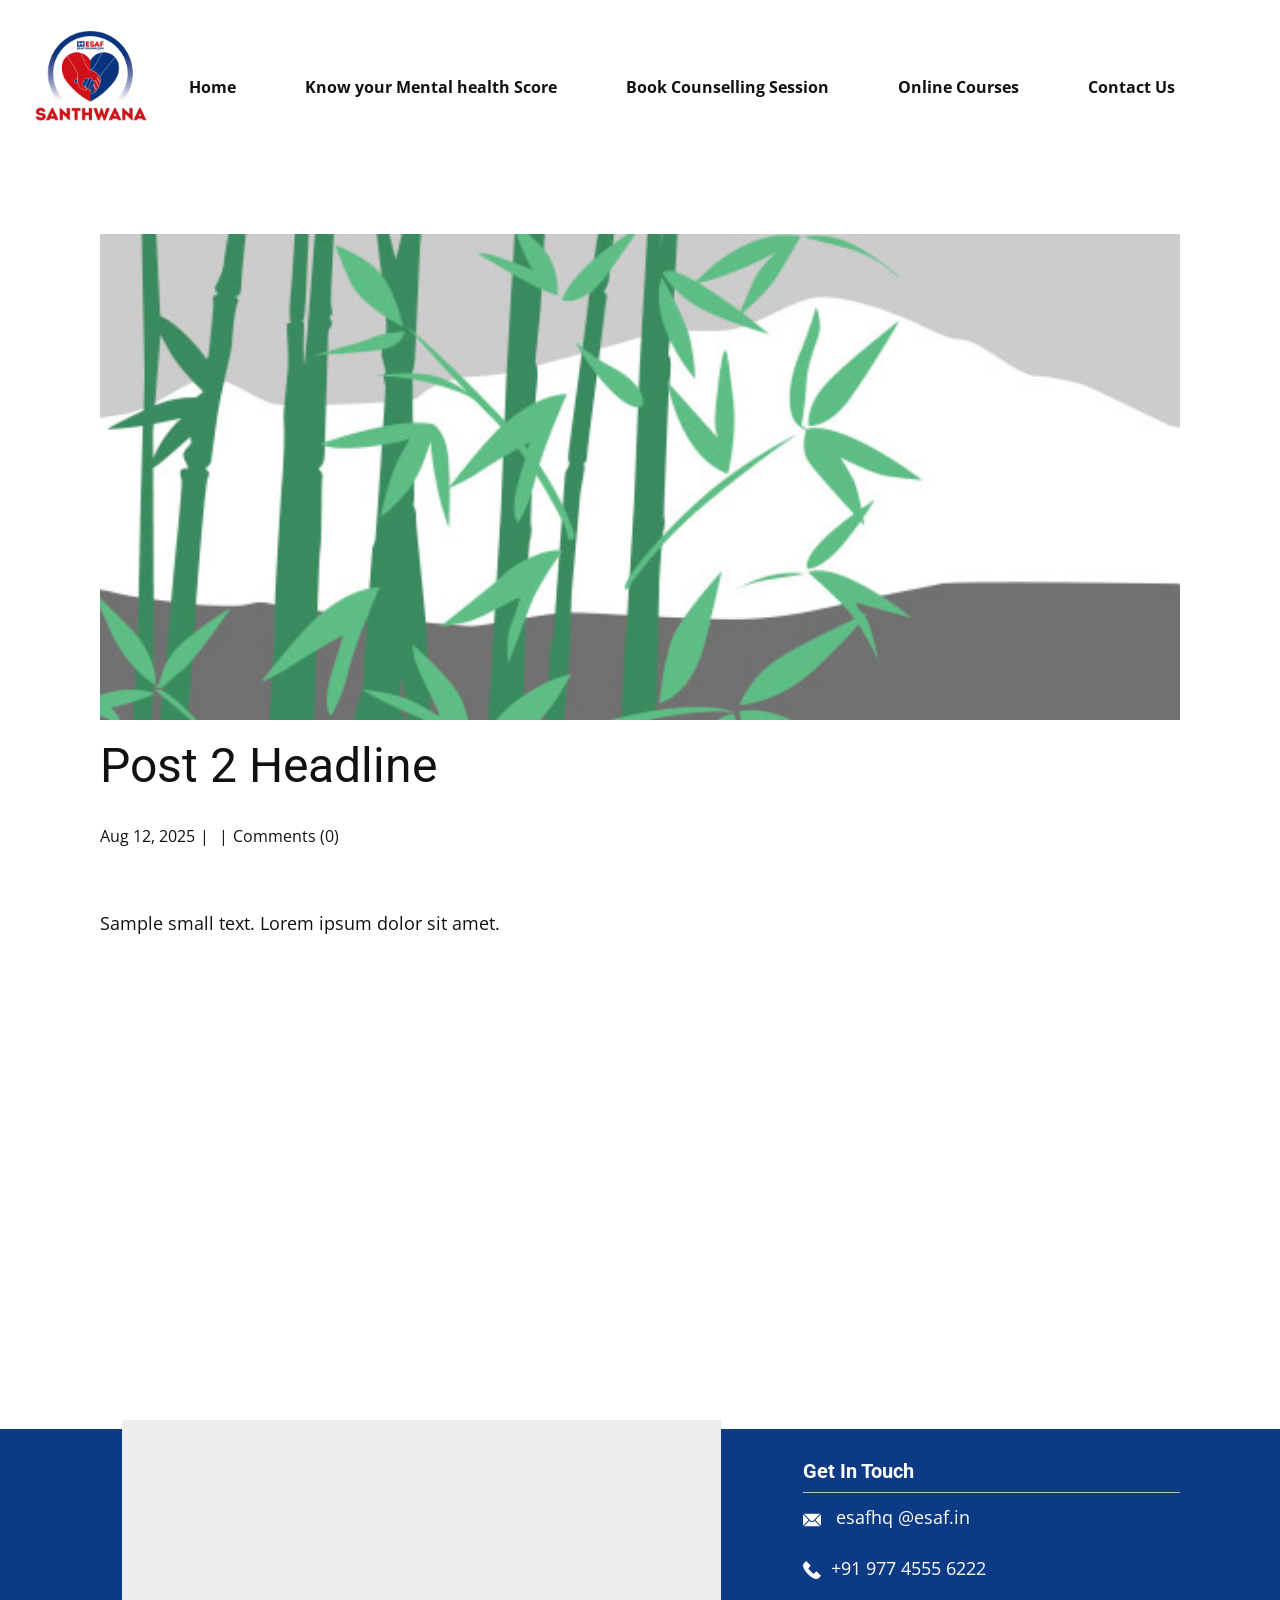
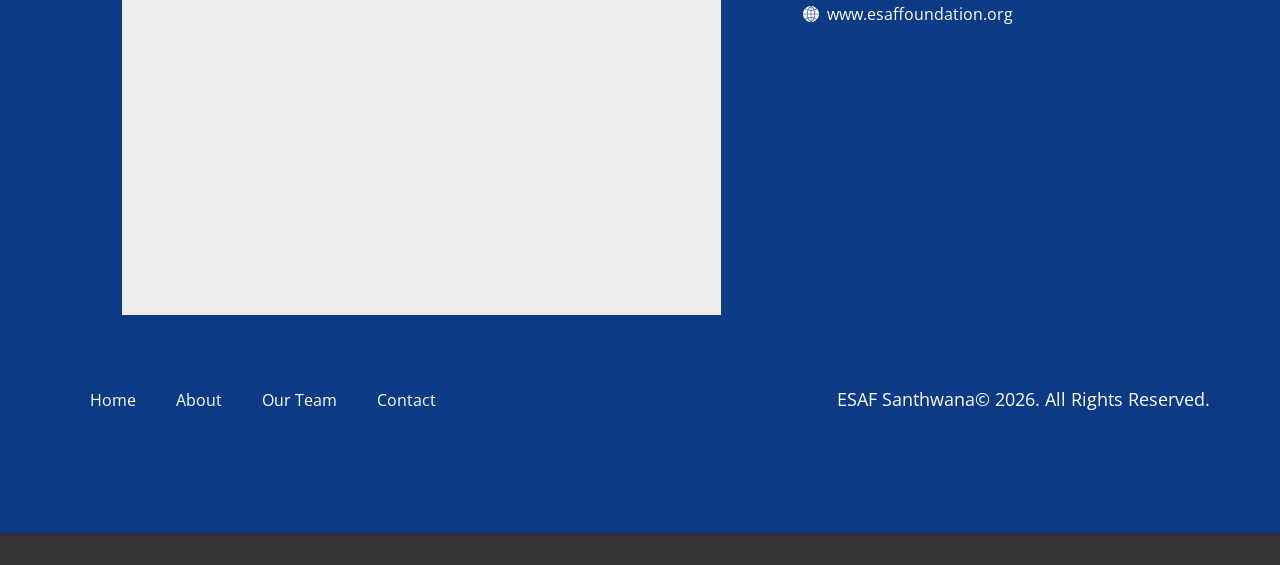
<file: blog/post-1.html>
<!DOCTYPE html>
<html style="font-size: 16px;" lang="en"><head>
    <meta name="viewport" content="width=device-width, initial-scale=1.0">
    <meta charset="utf-8">
    <meta name="keywords" content="Post 1 Headline">
    <meta name="description" content="Sample small text. Lorem ipsum dolor sit amet.">
    <title>Post 2 Headline</title>
    <link rel="stylesheet" href="../nicepage.css" media="screen">
<link rel="stylesheet" href="../Post-Template.css" media="screen">
    <script class="u-script" type="text/javascript" src="../jquery.js" defer=""></script>
    <script class="u-script" type="text/javascript" src="../nicepage.js" defer=""></script>
    <meta name="generator" content="Nicepage 8.6.2, nicepage.com">
    
    
    
    <link id="u-page-google-font" rel="stylesheet" href="https://fonts.googleapis.com/css2?display=swap&amp;family=Roboto:ital,wght@0,100;0,200;0,300;0,400;0,500;0,600;0,700;0,800;0,900;1,100;1,200;1,300;1,400;1,500;1,600;1,700;1,800;1,900&amp;family=Open+Sans:ital,wght@0,300;0,400;0,500;0,600;0,700;0,800;1,300;1,400;1,500;1,600;1,700;1,800">
    <script type="application/ld+json">{
		"@context": "http://schema.org",
		"@type": "Organization",
		"name": ""
}</script>
    <meta name="theme-color" content="#478ac9">
  <meta data-intl-tel-input-cdn-path="intlTelInput/"><meta name="twitter:description" content="Sample small text. Lorem ipsum dolor sit amet."><meta property="og:type" content="article"><meta property="og:title" content="Post 2 Headline"><meta property="og:description" content="Sample small text. Lorem ipsum dolor sit amet."><meta property="og:image" content="../images/68f64b9d.jpeg"></head>
  <body data-path-to-root="./" data-include-products="false" class="u-body u-xl-mode" data-lang="en"><header class="u-clearfix u-header u-header" id="header"><div class="u-clearfix u-sheet u-sheet-1">
        <img class="u-image u-image-default u-preserve-proportions u-image-1" src="../images/SanthwanaLogo.jpg" alt="" data-image-width="633" data-image-height="633">
        <nav class="u-menu u-menu-one-level u-offcanvas u-menu-1" role="navigation" aria-label="Menu navigation">
          <div class="menu-collapse" style="font-size: 1rem; letter-spacing: 0px; font-weight: 700;">
            <a class="u-button-style u-custom-left-right-menu-spacing u-custom-padding-bottom u-custom-text-hover-color u-custom-top-bottom-menu-spacing u-hamburger-link u-nav-link u-text-active-palette-1-base u-text-hover-palette-2-base" href="#" tabindex="-1" aria-label="Open menu" aria-controls="261f">
              <svg class="u-svg-link" viewBox="0 0 24 24"><use xlink:href="#menu-hamburger"></use></svg>
              <svg class="u-svg-content" version="1.1" id="menu-hamburger" viewBox="0 0 16 16" x="0px" y="0px" xmlns:xlink="http://www.w3.org/1999/xlink" xmlns="http://www.w3.org/2000/svg"><g><rect y="1" width="16" height="2"></rect><rect y="7" width="16" height="2"></rect><rect y="13" width="16" height="2"></rect>
</g></svg>
            </a>
          </div>
          <div class="u-custom-menu u-nav-container">
            <ul class="u-nav u-unstyled u-nav-1" role="menubar"><li role="none" class="u-nav-item"><a role="menuitem" class="u-button-style u-nav-link u-text-active-palette-1-base u-text-hover-palette-1-base u-nav-link-2" href="../">Home</a>
</li><li role="none" class="u-nav-item"><a tabindex="-1" role="menuitem" class="u-button-style u-nav-link u-text-active-palette-1-base u-text-hover-palette-1-base u-nav-link-2" href="https://bewinwilsonmathews.github.io/Santhwana/Santhwana.html" target="_blank">Know your Mental health Score</a>
</li><li role="none" class="u-nav-item"><a tabindex="-1" role="menuitem" class="u-button-style u-nav-link u-text-active-palette-1-base u-text-hover-palette-1-base u-nav-link-2" href="https://meetpro.club/studentmentor" target="_blank">Book Counselling Session</a>
</li><li role="none" class="u-nav-item"><a tabindex="-1" role="menuitem" class="u-button-style u-nav-link u-text-active-palette-1-base u-text-hover-palette-1-base u-nav-link-2" href="https://script.google.com/macros/s/AKfycbzLUiHWCuA23xT3r5N1A-uJz3avY5cB6EeaaajBGBmp5HIz8C4YGnMHK1bf3oDaUm6wXw/exec" target="_blank">Online Courses</a>
</li><li role="none" class="u-nav-item"><a tabindex="-1" role="menuitem" class="u-button-style u-nav-link u-text-active-palette-1-base u-text-hover-palette-1-base u-nav-link-2" href="../#block-17" data-page-id="1332116969" target="_blank">Contact Us</a>
</li></ul>
          </div>
          <div class="u-custom-menu u-nav-container-collapse" id="261f" role="region" aria-label="Menu panel">
            <div class="u-black u-container-style u-inner-container-layout u-opacity u-opacity-95 u-sidenav">
              <div class="u-inner-container-layout u-sidenav-overflow">
                <div class="u-menu-close" tabindex="-1" aria-label="Close menu"></div>
                <ul class="u-align-center u-nav u-popupmenu-items u-unstyled u-nav-2" role="menubar"><li role="none" class="u-nav-item"><a role="menuitem" class="u-button-style u-nav-link" href="../">Home</a>
</li><li role="none" class="u-nav-item"><a tabindex="-1" role="menuitem" class="u-button-style u-nav-link" href="https://bewinwilsonmathews.github.io/Santhwana/Santhwana.html" target="_blank">Know your Mental health Score</a>
</li><li role="none" class="u-nav-item"><a tabindex="-1" role="menuitem" class="u-button-style u-nav-link" href="https://meetpro.club/studentmentor" target="_blank">Book Counselling Session</a>
</li><li role="none" class="u-nav-item"><a tabindex="-1" role="menuitem" class="u-button-style u-nav-link" href="https://script.google.com/macros/s/AKfycbzLUiHWCuA23xT3r5N1A-uJz3avY5cB6EeaaajBGBmp5HIz8C4YGnMHK1bf3oDaUm6wXw/exec" target="_blank">Online Courses</a>
</li><li role="none" class="u-nav-item"><a tabindex="-1" role="menuitem" class="u-button-style u-nav-link" href="../#block-17" data-page-id="1332116969" target="_blank">Contact Us</a>
</li></ul>
              </div>
            </div>
            <div class="u-black u-menu-overlay u-opacity u-opacity-70"></div>
          </div>
        </nav>
      </div></header>
    <section class="u-align-center u-clearfix u-section-1" id="block-2">
      <div class="u-clearfix u-sheet u-valign-middle-md u-valign-middle-sm u-valign-middle-xs u-sheet-1"><!--post_details--><!--post_details_options_json--><!--{"source":""}--><!--/post_details_options_json--><!--blog_post-->
        <div class="u-container-style u-expanded-width u-post-details u-post-details-1">
          <div class="u-container-layout u-valign-middle u-container-layout-1"><!--blog_post_image-->
            <img alt="" class="u-blog-control u-expanded-width u-image u-image-default u-image-1" src="../images/68f64b9d.jpeg"><!--/blog_post_image--><!--blog_post_header-->
            <h2 class="u-blog-control u-text u-text-1">Post 2 Headline</h2><!--/blog_post_header--><!--blog_post_metadata-->
            <div class="u-blog-control u-metadata u-metadata-1"><!--blog_post_metadata_date--><span class="u-meta-date u-meta-icon">Aug 12, 2025</span><!--/blog_post_metadata_date--><!--blog_post_metadata_category--><span class="u-meta-category u-meta-icon"></span><!--/blog_post_metadata_category--><!--blog_post_metadata_comments--><span class="u-meta-comments u-meta-icon"><!--blog_post_metadata_comments_content-->Comments (0)<!--/blog_post_metadata_comments_content--></span><!--/blog_post_metadata_comments-->
            </div><!--/blog_post_metadata--><!--blog_post_content-->
            <div class="u-align-justify u-blog-control u-post-content u-text u-text-2 fr-view">
  <p>
    <meta name="viewport" content="width=device-width, initial-scale=1.0">
    <meta charset="utf-8">
    <meta name="keywords" content=""><meta name="description" content="">
    <title></title>
    <link rel="stylesheet" href="/nicepage.css" media="screen" class="u-static-style"><link rel="stylesheet" href="/nicepage.css" media="screen">
    <script class="u-script" type="text/javascript" src="//capp.nicepage.com/assets/jquery-1.9.1.min.js" defer=""></script>
    <script class="u-script" type="text/javascript" src="//capp.nicepage.com/e1ec80a0bae8923e64d6c550789dfe4bf6121475/nicepage.js" defer=""></script>
</p><section class="u-clearfix u-valign-top u-block-b649-1" custom-posts-hash="T" data-section-properties="{&quot;margin&quot;:&quot;none&quot;,&quot;stretch&quot;:true}" data-id="b649" data-posts-content="[{'images':[],'maps':[],'videos':[],'icons':[],'textWidth':'','textHeight':'','id':1,'headingProp':'h3','textProp':'text'}]" style="min-height: 500px">
  <div class="u-clearfix u-rich-text u-text u-block-b649-4" data-state="{&quot;margin-top&quot;:{&quot;shouldApplyDefaultMargins&quot;:{&quot;XL&quot;:false,&quot;LG&quot;:false,&quot;MD&quot;:false,&quot;SM&quot;:true,&quot;XS&quot;:true},&quot;parentVerticalAlign&quot;:{&quot;XL&quot;:&quot;top&quot;,&quot;LG&quot;:&quot;top&quot;,&quot;MD&quot;:&quot;top&quot;,&quot;SM&quot;:&quot;top&quot;,&quot;XS&quot;:&quot;top&quot;}},&quot;margin-bottom&quot;:{&quot;shouldApplyDefaultMargins&quot;:{&quot;XL&quot;:false,&quot;LG&quot;:false,&quot;MD&quot;:false,&quot;SM&quot;:true,&quot;XS&quot;:true},&quot;parentVerticalAlign&quot;:{&quot;XL&quot;:&quot;top&quot;,&quot;LG&quot;:&quot;top&quot;,&quot;MD&quot;:&quot;top&quot;,&quot;SM&quot;:&quot;top&quot;,&quot;XS&quot;:&quot;top&quot;}}}" style="">
  <p>Sample small text. Lorem ipsum dolor sit amet.</p>
  </div>
  <style data-mode="XL">@media (min-width: 1200px) {
  .u-block-b649-1 {
    min-height: 500px;
  }
}</style>
  <style data-mode="LG">@media (max-width: 1199px) and (min-width: 992px) {
  .u-block-b649-1 {
    min-height: 500px;
  }
}</style>
  <style data-mode="MD">@media (max-width: 991px) and (min-width: 768px) {
  .u-block-b649-1 {
    min-height: 500px;
  }
}</style>
  <style data-mode="SM">@media (max-width: 767px) and (min-width: 576px) {
  .u-block-b649-1 {
    min-height: 500px;
  }
}</style>
  <style data-mode="XS">@media (max-width: 575px) {
  .u-block-b649-1 {
    min-height: 500px;
  }
}</style>
</section>
<p></p>
  </div><!--/blog_post_content-->
          </div>
        </div><!--/blog_post--><!--/post_details-->
      </div>
    </section>
    
    
    
    <footer class="u-align-center-sm u-align-center-xs u-clearfix u-color-var u-footer u-footer" id="footer"><div class="u-clearfix u-sheet u-sheet-1">
        <div class="data-layout-selected u-clearfix u-expanded-width u-layout-wrap u-layout-wrap-1">
          <div class="u-gutter-0 u-layout">
            <div class="u-layout-row">
              <div class="u-container-style u-layout-cell u-shape-rectangle u-size-18-xxl u-size-37 u-layout-cell-1">
                <div class="u-container-layout u-valign-top-lg u-valign-top-md u-valign-top-sm u-valign-top-xs u-container-layout-1">
                  <div class="custom-expanded u-grey-light-2 u-map u-map-1">
                    <div class="embed-responsive">
                      <iframe class="embed-responsive-item" src="https://www.google.com/maps/embed?pb=!1m18!1m12!1m3!1d502092.08882120444!2d75.64968288906248!3d10.532574000000007!2m3!1f0!2f0!3f0!3m2!1i1024!2i768!4f13.1!3m3!1m2!1s0x3ba7ef22c341648f%3A0xb27d6c3a1570b062!2sESAF%20Foundation%20Office!5e0!3m2!1sen!2sin!4v1786616922017!5m2!1sen!2sin" data-map="[base64]"></iframe>
                    </div>
                  </div>
                </div>
              </div>
              <div class="u-container-style u-layout-cell u-shape-rectangle u-size-16-xxl u-size-23 u-layout-cell-2">
                <div class="u-container-layout u-valign-top u-container-layout-2">
                  <h5 class="u-align-left u-text u-text-white u-text-1"> Get In Touch</h5>
                  <div class="u-align-left u-border-1 u-border-grey-25 u-border-no-bottom u-border-no-left u-expanded-width u-line u-line-horizontal u-line-1" data-animation-name="" data-animation-duration="0" data-animation-delay="0" data-animation-direction=""></div>
                  <p class="u-align-left u-text u-text-default u-text-2"><span class="u-file-icon u-icon u-text-white u-icon-1"><img src="../images/2-a85e65c4.png" alt=""></span>&nbsp; <a href="mailto:hi@car.repair.com" class="u-active-none u-border-1 u-border-active-white u-border-hover-white u-border-no-left u-border-no-right u-border-no-top u-btn u-button-link u-button-style u-hover-none u-none u-text-active-grey-10 u-text-body-alt-color u-text-hover-grey-10 u-btn-1" data-animation-name="" data-animation-duration="0" data-animation-delay="0" data-animation-direction="">esafhq @esaf.in</a>
                  </p>
                  <p class="u-align-left u-text u-text-3">
                    <a href="tel:+12345678910" class="u-active-none u-border-1 u-border-active-white u-border-hover-white u-border-no-left u-border-no-right u-border-no-top u-btn u-button-link u-button-style u-hover-none u-none u-text-active-grey-10 u-text-body-alt-color u-text-hover-grey-10 u-btn-2" data-animation-name="" data-animation-duration="0" data-animation-delay="0" data-animation-direction=""><span class="u-file-icon u-icon u-text-white u-icon-2"><img src="../images/3-c91f3b92.png" alt=""></span> +91&nbsp;977 4555 6222
                    </a>
                  </p>
                  <a href="mailto:hi@car.repair.com" class="u-active-none u-border-1 u-border-active-white u-border-hover-white u-border-no-left u-border-no-right u-border-no-top u-btn u-button-link u-button-style u-hover-none u-none u-text-active-grey-10 u-text-body-alt-color u-text-hover-grey-10 u-btn-3" data-animation-name="" data-animation-duration="0" data-animation-delay="0" data-animation-direction=""><span class="u-icon"><svg class="u-svg-content" viewBox="0 0 57.949 57.949" x="0px" y="0px" style="width: 1em; height: 1em;"><g><path d="M29.975,27.985h11.972c-0.123-4.348-1.033-8.567-2.664-12.477c-3.01,0.874-6.131,1.355-9.308,1.44V27.985z"></path><path d="M40.384,13.057c2.928-1.01,5.731-2.392,8.328-4.169l0.653-0.5C44.588,3.658,38.18,0.58,31.071,0.069L30.553,0.49
		C34.767,3.979,38.099,8.268,40.384,13.057z"></path><path d="M29.975,2.628v12.32c2.891-0.082,5.731-0.513,8.473-1.283C36.421,9.505,33.557,5.753,29.975,2.628z"></path><path d="M41.531,42.202c3.13,1.132,6.12,2.668,8.885,4.639l0.868,0.65c3.976-4.785,6.439-10.866,6.665-17.505H43.947
		C43.834,34.224,43.006,38.343,41.531,42.202z"></path><path d="M9.237,8.888c2.597,1.777,5.401,3.158,8.328,4.169c2.285-4.788,5.617-9.077,9.832-12.567l-0.518-0.421
		c-7.125,0.512-13.547,3.603-18.328,8.35L9.237,8.888z"></path><path d="M27.975,2.628c-3.583,3.125-6.446,6.878-8.473,11.036c2.742,0.77,5.582,1.202,8.473,1.283V2.628z"></path><path d="M14.003,29.985H0c0.227,6.639,2.689,12.719,6.665,17.505l0.85-0.635c2.775-1.977,5.771-3.518,8.906-4.652
		C14.943,38.341,14.116,34.222,14.003,29.985z"></path><path d="M16.752,14.89c-3.037-1.064-5.945-2.505-8.644-4.351L7.17,9.897C2.901,14.768,0.236,21.072,0,27.985h14.003
		C14.124,23.425,15.061,18.997,16.752,14.89z"></path><path d="M16.003,27.985h11.972V16.948c-3.179-0.085-6.301-0.566-9.309-1.438C17.035,19.419,16.125,23.637,16.003,27.985z"></path><path d="M27.297,57.391c-4.419-3.695-7.841-8.259-10.111-13.341c-2.992,1.074-5.851,2.538-8.492,4.42l-0.689,0.515
		c4.774,5.003,11.31,8.304,18.605,8.896L27.297,57.391z"></path><path d="M27.975,40.023V29.985H16.003c0.113,4.019,0.905,7.924,2.313,11.58C21.429,40.627,24.669,40.111,27.975,40.023z"></path><path d="M49.236,48.456c-2.631-1.875-5.482-3.335-8.469-4.406c-2.272,5.094-5.698,9.662-10.113,13.344l0.685,0.487
		c7.295-0.592,13.832-3.892,18.606-8.895L49.236,48.456z"></path><path d="M49.885,10.507c-2.72,1.862-5.643,3.311-8.689,4.38c1.692,4.108,2.629,8.537,2.751,13.098h14.003
		c-0.237-6.935-2.917-13.256-7.209-18.133L49.885,10.507z"></path><path d="M27.975,55.342V42.023c-3.039,0.085-6.016,0.556-8.882,1.4C21.136,47.932,24.141,51.998,27.975,55.342z"></path><path d="M41.947,29.985H29.975v10.038c3.307,0.088,6.548,0.604,9.662,1.542C41.041,37.91,41.833,34.005,41.947,29.985z"></path><path d="M38.86,43.423c-2.866-0.844-5.845-1.314-8.885-1.4v13.323C33.806,52.013,36.814,47.943,38.86,43.423z"></path>
</g></svg></span>&nbsp;&nbsp;www.esaffoundation.org 
                  </a>
                </div>
              </div>
            </div>
          </div>
        </div>
        <div class="data-layout-selected u-clearfix u-expanded-width u-layout-custom-xs u-layout-wrap u-layout-wrap-2">
          <div class="u-layout">
            <div class="u-layout-row">
              <div class="u-container-style u-layout-cell u-size-14-xs u-size-30-lg u-size-30-xl u-size-30-xxl u-size-60-md u-size-60-sm u-layout-cell-3">
                <div class="u-container-layout u-valign-middle u-container-layout-3">
                  <nav class="u-menu u-menu-one-level u-offcanvas u-menu-1" data-responsive-from="XS" role="navigation">
                    <div class="menu-collapse">
                      <a class="u-button-style u-custom-text-color u-hamburger-link u-nav-link" aria-label="Open menu" aria-controls="e226" href="#">
                        <svg class="u-svg-link" viewBox="0 0 24 24"><use xlink:href="#svg-23e0"></use></svg>
                        <svg class="u-svg-content" version="1.1" id="svg-23e0" viewBox="0 0 16 16" x="0px" y="0px" xmlns:xlink="http://www.w3.org/1999/xlink" xmlns="http://www.w3.org/2000/svg"><g><rect y="1" width="16" height="2"></rect><rect y="7" width="16" height="2"></rect><rect y="13" width="16" height="2"></rect>
</g></svg>
                      </a>
                    </div>
                    <div class="u-custom-menu u-nav-container">
                      <ul class="u-nav u-unstyled" role="menubar"><li role="none" class="u-nav-item"><a tabindex="-1" role="menuitem" class="u-button-style u-nav-link u-text-white" href="#" aria-haspopup="true">Home</a>
</li><li role="none" class="u-nav-item"><a tabindex="-1" role="menuitem" class="u-button-style u-nav-link u-text-white" href="#">About</a>
</li><li role="none" class="u-nav-item"><a tabindex="-1" role="menuitem" class="u-button-style u-nav-link u-text-white" href="#">Our Team</a>
</li><li role="none" class="u-nav-item"><a tabindex="-1" role="menuitem" class="u-button-style u-nav-link u-text-white" href="#">Contact</a>
</li></ul>
                    </div>
                    <div id="e226" role="region" aria-label="Menu panel" class="u-custom-menu u-nav-container-collapse">
                      <div class="u-black u-container-style u-inner-container-layout u-opacity u-opacity-95 u-sidenav">
                        <div class="u-inner-container-layout u-sidenav-overflow">
                          <div class="u-menu-close" aria-label="Close menu"></div>
                          <ul class="u-align-center u-nav u-popupmenu-items u-unstyled u-nav-2" role="menubar"><li role="none" class="u-nav-item"><a tabindex="-1" role="menuitem" class="u-button-style u-nav-link" href="#" aria-haspopup="true">Home</a>
</li><li role="none" class="u-nav-item"><a tabindex="-1" role="menuitem" class="u-button-style u-nav-link" href="#">About</a>
</li><li role="none" class="u-nav-item"><a tabindex="-1" role="menuitem" class="u-button-style u-nav-link" href="#">Our Team</a>
</li><li role="none" class="u-nav-item"><a tabindex="-1" role="menuitem" class="u-button-style u-nav-link" href="#">Contact</a>
</li></ul>
                        </div>
                      </div>
                      <div class="u-black u-menu-overlay u-opacity u-opacity-70"></div>
                    </div>
                    <style class="menu-style">@media (max-width: 539px) {
                    [data-responsive-from="XS"] .u-nav-container {
                        display: none;
                    }
                    [data-responsive-from="XS"] .menu-collapse {
                        display: block;
                    }
                }</style>
                  </nav>
                </div>
              </div>
              <div class="u-container-align-left-md u-container-align-left-sm u-container-align-right-lg u-container-align-right-xl u-container-align-right-xxl u-container-style u-layout-cell u-size-30-lg u-size-30-xl u-size-30-xxl u-size-46-xs u-size-60-md u-size-60-sm u-layout-cell-4">
                <div class="u-container-layout u-valign-bottom-xs u-valign-middle-lg u-valign-middle-md u-valign-middle-sm u-valign-middle-xl u-container-layout-4">
                  <p class="u-align-left-md u-align-left-sm u-align-left-xs u-align-right-lg u-align-right-xl u-align-right-xxl u-text u-text-default-lg u-text-default-md u-text-default-sm u-text-default-xl u-text-white u-text-4">ESAF Santhwana© 2026. All Rights Reserved.</p>
                </div>
              </div>
            </div>
          </div>
        </div>
      </div></footer>
    <section class="u-backlink u-clearfix u-grey-80"></section>
  
</body></html>
</file>
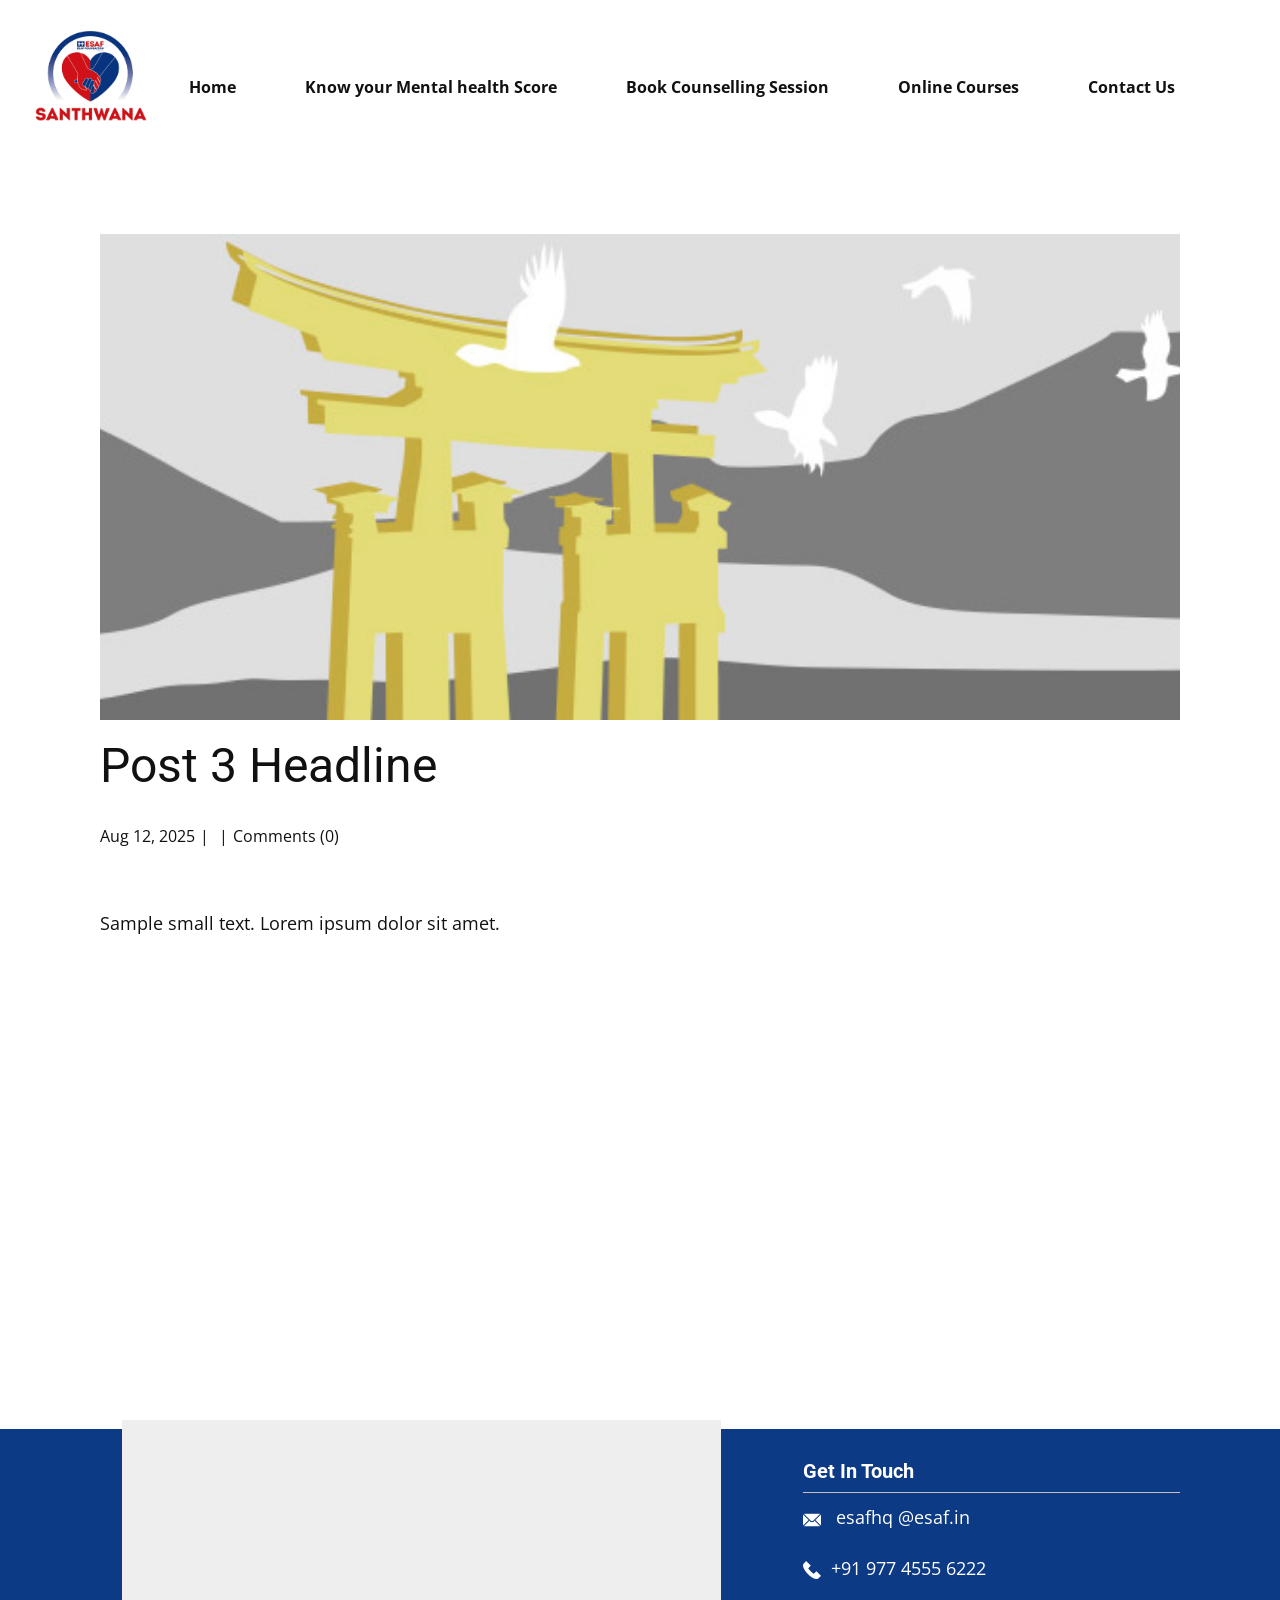
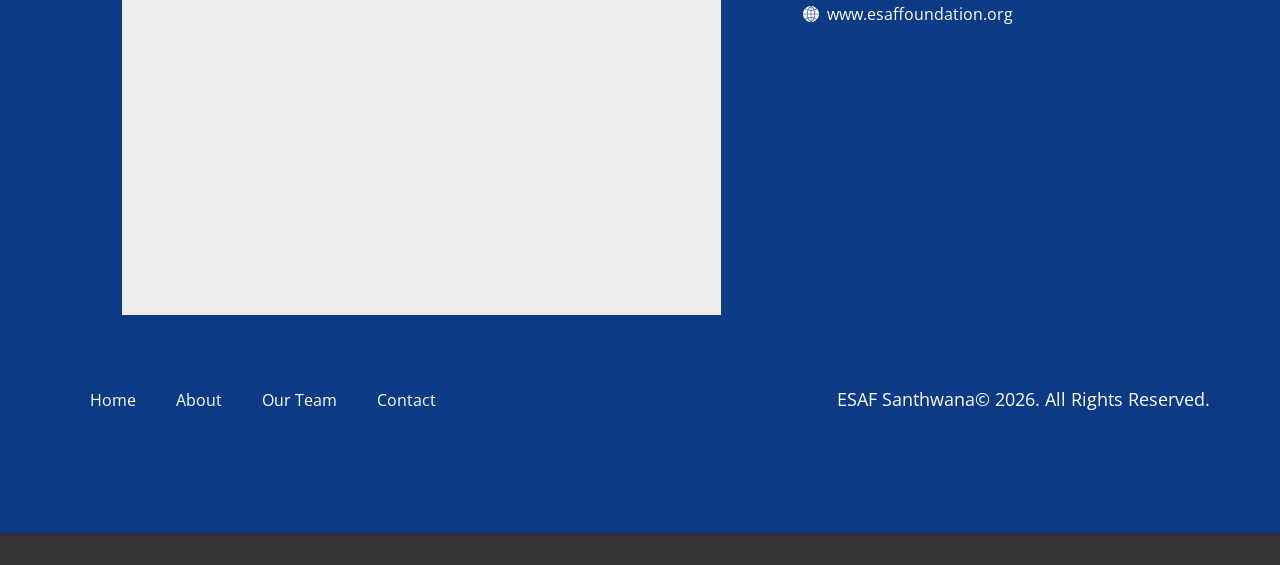
<file: blog/post-2.html>
<!DOCTYPE html>
<html style="font-size: 16px;" lang="en"><head>
    <meta name="viewport" content="width=device-width, initial-scale=1.0">
    <meta charset="utf-8">
    <meta name="keywords" content="Post 1 Headline">
    <meta name="description" content="Sample small text. Lorem ipsum dolor sit amet.">
    <title>Post 3 Headline</title>
    <link rel="stylesheet" href="../nicepage.css" media="screen">
<link rel="stylesheet" href="../Post-Template.css" media="screen">
    <script class="u-script" type="text/javascript" src="../jquery.js" defer=""></script>
    <script class="u-script" type="text/javascript" src="../nicepage.js" defer=""></script>
    <meta name="generator" content="Nicepage 8.6.2, nicepage.com">
    
    
    
    <link id="u-page-google-font" rel="stylesheet" href="https://fonts.googleapis.com/css2?display=swap&amp;family=Roboto:ital,wght@0,100;0,200;0,300;0,400;0,500;0,600;0,700;0,800;0,900;1,100;1,200;1,300;1,400;1,500;1,600;1,700;1,800;1,900&amp;family=Open+Sans:ital,wght@0,300;0,400;0,500;0,600;0,700;0,800;1,300;1,400;1,500;1,600;1,700;1,800">
    <script type="application/ld+json">{
		"@context": "http://schema.org",
		"@type": "Organization",
		"name": ""
}</script>
    <meta name="theme-color" content="#478ac9">
  <meta data-intl-tel-input-cdn-path="intlTelInput/"><meta name="twitter:description" content="Sample small text. Lorem ipsum dolor sit amet."><meta property="og:type" content="article"><meta property="og:title" content="Post 3 Headline"><meta property="og:description" content="Sample small text. Lorem ipsum dolor sit amet."><meta property="og:image" content="../images/8ad73f3c.jpeg"></head>
  <body data-path-to-root="./" data-include-products="false" class="u-body u-xl-mode" data-lang="en"><header class="u-clearfix u-header u-header" id="header"><div class="u-clearfix u-sheet u-sheet-1">
        <img class="u-image u-image-default u-preserve-proportions u-image-1" src="../images/SanthwanaLogo.jpg" alt="" data-image-width="633" data-image-height="633">
        <nav class="u-menu u-menu-one-level u-offcanvas u-menu-1" role="navigation" aria-label="Menu navigation">
          <div class="menu-collapse" style="font-size: 1rem; letter-spacing: 0px; font-weight: 700;">
            <a class="u-button-style u-custom-left-right-menu-spacing u-custom-padding-bottom u-custom-text-hover-color u-custom-top-bottom-menu-spacing u-hamburger-link u-nav-link u-text-active-palette-1-base u-text-hover-palette-2-base" href="#" tabindex="-1" aria-label="Open menu" aria-controls="261f">
              <svg class="u-svg-link" viewBox="0 0 24 24"><use xlink:href="#menu-hamburger"></use></svg>
              <svg class="u-svg-content" version="1.1" id="menu-hamburger" viewBox="0 0 16 16" x="0px" y="0px" xmlns:xlink="http://www.w3.org/1999/xlink" xmlns="http://www.w3.org/2000/svg"><g><rect y="1" width="16" height="2"></rect><rect y="7" width="16" height="2"></rect><rect y="13" width="16" height="2"></rect>
</g></svg>
            </a>
          </div>
          <div class="u-custom-menu u-nav-container">
            <ul class="u-nav u-unstyled u-nav-1" role="menubar"><li role="none" class="u-nav-item"><a role="menuitem" class="u-button-style u-nav-link u-text-active-palette-1-base u-text-hover-palette-1-base u-nav-link-2" href="../">Home</a>
</li><li role="none" class="u-nav-item"><a tabindex="-1" role="menuitem" class="u-button-style u-nav-link u-text-active-palette-1-base u-text-hover-palette-1-base u-nav-link-2" href="https://bewinwilsonmathews.github.io/Santhwana/Santhwana.html" target="_blank">Know your Mental health Score</a>
</li><li role="none" class="u-nav-item"><a tabindex="-1" role="menuitem" class="u-button-style u-nav-link u-text-active-palette-1-base u-text-hover-palette-1-base u-nav-link-2" href="https://meetpro.club/studentmentor" target="_blank">Book Counselling Session</a>
</li><li role="none" class="u-nav-item"><a tabindex="-1" role="menuitem" class="u-button-style u-nav-link u-text-active-palette-1-base u-text-hover-palette-1-base u-nav-link-2" href="https://script.google.com/macros/s/AKfycbzLUiHWCuA23xT3r5N1A-uJz3avY5cB6EeaaajBGBmp5HIz8C4YGnMHK1bf3oDaUm6wXw/exec" target="_blank">Online Courses</a>
</li><li role="none" class="u-nav-item"><a tabindex="-1" role="menuitem" class="u-button-style u-nav-link u-text-active-palette-1-base u-text-hover-palette-1-base u-nav-link-2" href="../#block-17" data-page-id="1332116969" target="_blank">Contact Us</a>
</li></ul>
          </div>
          <div class="u-custom-menu u-nav-container-collapse" id="261f" role="region" aria-label="Menu panel">
            <div class="u-black u-container-style u-inner-container-layout u-opacity u-opacity-95 u-sidenav">
              <div class="u-inner-container-layout u-sidenav-overflow">
                <div class="u-menu-close" tabindex="-1" aria-label="Close menu"></div>
                <ul class="u-align-center u-nav u-popupmenu-items u-unstyled u-nav-2" role="menubar"><li role="none" class="u-nav-item"><a role="menuitem" class="u-button-style u-nav-link" href="../">Home</a>
</li><li role="none" class="u-nav-item"><a tabindex="-1" role="menuitem" class="u-button-style u-nav-link" href="https://bewinwilsonmathews.github.io/Santhwana/Santhwana.html" target="_blank">Know your Mental health Score</a>
</li><li role="none" class="u-nav-item"><a tabindex="-1" role="menuitem" class="u-button-style u-nav-link" href="https://meetpro.club/studentmentor" target="_blank">Book Counselling Session</a>
</li><li role="none" class="u-nav-item"><a tabindex="-1" role="menuitem" class="u-button-style u-nav-link" href="https://script.google.com/macros/s/AKfycbzLUiHWCuA23xT3r5N1A-uJz3avY5cB6EeaaajBGBmp5HIz8C4YGnMHK1bf3oDaUm6wXw/exec" target="_blank">Online Courses</a>
</li><li role="none" class="u-nav-item"><a tabindex="-1" role="menuitem" class="u-button-style u-nav-link" href="../#block-17" data-page-id="1332116969" target="_blank">Contact Us</a>
</li></ul>
              </div>
            </div>
            <div class="u-black u-menu-overlay u-opacity u-opacity-70"></div>
          </div>
        </nav>
      </div></header>
    <section class="u-align-center u-clearfix u-section-1" id="block-2">
      <div class="u-clearfix u-sheet u-valign-middle-md u-valign-middle-sm u-valign-middle-xs u-sheet-1"><!--post_details--><!--post_details_options_json--><!--{"source":""}--><!--/post_details_options_json--><!--blog_post-->
        <div class="u-container-style u-expanded-width u-post-details u-post-details-1">
          <div class="u-container-layout u-valign-middle u-container-layout-1"><!--blog_post_image-->
            <img alt="" class="u-blog-control u-expanded-width u-image u-image-default u-image-1" src="../images/8ad73f3c.jpeg"><!--/blog_post_image--><!--blog_post_header-->
            <h2 class="u-blog-control u-text u-text-1">Post 3 Headline</h2><!--/blog_post_header--><!--blog_post_metadata-->
            <div class="u-blog-control u-metadata u-metadata-1"><!--blog_post_metadata_date--><span class="u-meta-date u-meta-icon">Aug 12, 2025</span><!--/blog_post_metadata_date--><!--blog_post_metadata_category--><span class="u-meta-category u-meta-icon"></span><!--/blog_post_metadata_category--><!--blog_post_metadata_comments--><span class="u-meta-comments u-meta-icon"><!--blog_post_metadata_comments_content-->Comments (0)<!--/blog_post_metadata_comments_content--></span><!--/blog_post_metadata_comments-->
            </div><!--/blog_post_metadata--><!--blog_post_content-->
            <div class="u-align-justify u-blog-control u-post-content u-text u-text-2 fr-view">
  <p>
    <meta name="viewport" content="width=device-width, initial-scale=1.0">
    <meta charset="utf-8">
    <meta name="keywords" content=""><meta name="description" content="">
    <title></title>
    <link rel="stylesheet" href="/nicepage.css" media="screen" class="u-static-style"><link rel="stylesheet" href="/nicepage.css" media="screen">
    <script class="u-script" type="text/javascript" src="//capp.nicepage.com/assets/jquery-1.9.1.min.js" defer=""></script>
    <script class="u-script" type="text/javascript" src="//capp.nicepage.com/e1ec80a0bae8923e64d6c550789dfe4bf6121475/nicepage.js" defer=""></script>
</p><section class="u-clearfix u-valign-top u-block-eb7f-1" custom-posts-hash="T" data-section-properties="{&quot;margin&quot;:&quot;none&quot;,&quot;stretch&quot;:true}" data-id="eb7f" data-posts-content="[{'images':[],'maps':[],'videos':[],'icons':[],'textWidth':'','textHeight':'','id':1,'headingProp':'h3','textProp':'text'}]" style="min-height: 500px">
  <div class="u-clearfix u-rich-text u-text u-block-eb7f-4" data-state="{&quot;margin-top&quot;:{&quot;shouldApplyDefaultMargins&quot;:{&quot;XL&quot;:false,&quot;LG&quot;:false,&quot;MD&quot;:false,&quot;SM&quot;:true,&quot;XS&quot;:true},&quot;parentVerticalAlign&quot;:{&quot;XL&quot;:&quot;top&quot;,&quot;LG&quot;:&quot;top&quot;,&quot;MD&quot;:&quot;top&quot;,&quot;SM&quot;:&quot;top&quot;,&quot;XS&quot;:&quot;top&quot;}},&quot;margin-bottom&quot;:{&quot;shouldApplyDefaultMargins&quot;:{&quot;XL&quot;:false,&quot;LG&quot;:false,&quot;MD&quot;:false,&quot;SM&quot;:true,&quot;XS&quot;:true},&quot;parentVerticalAlign&quot;:{&quot;XL&quot;:&quot;top&quot;,&quot;LG&quot;:&quot;top&quot;,&quot;MD&quot;:&quot;top&quot;,&quot;SM&quot;:&quot;top&quot;,&quot;XS&quot;:&quot;top&quot;}}}" style="">
  <p>Sample small text. Lorem ipsum dolor sit amet.</p>
  </div>
  <style data-mode="XL">@media (min-width: 1200px) {
  .u-block-eb7f-1 {
    min-height: 500px;
  }
}</style>
  <style data-mode="LG">@media (max-width: 1199px) and (min-width: 992px) {
  .u-block-eb7f-1 {
    min-height: 500px;
  }
}</style>
  <style data-mode="MD">@media (max-width: 991px) and (min-width: 768px) {
  .u-block-eb7f-1 {
    min-height: 500px;
  }
}</style>
  <style data-mode="SM">@media (max-width: 767px) and (min-width: 576px) {
  .u-block-eb7f-1 {
    min-height: 500px;
  }
}</style>
  <style data-mode="XS">@media (max-width: 575px) {
  .u-block-eb7f-1 {
    min-height: 500px;
  }
}</style>
</section>
<p></p>
  </div><!--/blog_post_content-->
          </div>
        </div><!--/blog_post--><!--/post_details-->
      </div>
    </section>
    
    
    
    <footer class="u-align-center-sm u-align-center-xs u-clearfix u-color-var u-footer u-footer" id="footer"><div class="u-clearfix u-sheet u-sheet-1">
        <div class="data-layout-selected u-clearfix u-expanded-width u-layout-wrap u-layout-wrap-1">
          <div class="u-gutter-0 u-layout">
            <div class="u-layout-row">
              <div class="u-container-style u-layout-cell u-shape-rectangle u-size-18-xxl u-size-37 u-layout-cell-1">
                <div class="u-container-layout u-valign-top-lg u-valign-top-md u-valign-top-sm u-valign-top-xs u-container-layout-1">
                  <div class="custom-expanded u-grey-light-2 u-map u-map-1">
                    <div class="embed-responsive">
                      <iframe class="embed-responsive-item" src="https://www.google.com/maps/embed?pb=!1m18!1m12!1m3!1d502092.08882120444!2d75.64968288906248!3d10.532574000000007!2m3!1f0!2f0!3f0!3m2!1i1024!2i768!4f13.1!3m3!1m2!1s0x3ba7ef22c341648f%3A0xb27d6c3a1570b062!2sESAF%20Foundation%20Office!5e0!3m2!1sen!2sin!4v1786616922017!5m2!1sen!2sin" data-map="[base64]"></iframe>
                    </div>
                  </div>
                </div>
              </div>
              <div class="u-container-style u-layout-cell u-shape-rectangle u-size-16-xxl u-size-23 u-layout-cell-2">
                <div class="u-container-layout u-valign-top u-container-layout-2">
                  <h5 class="u-align-left u-text u-text-white u-text-1"> Get In Touch</h5>
                  <div class="u-align-left u-border-1 u-border-grey-25 u-border-no-bottom u-border-no-left u-expanded-width u-line u-line-horizontal u-line-1" data-animation-name="" data-animation-duration="0" data-animation-delay="0" data-animation-direction=""></div>
                  <p class="u-align-left u-text u-text-default u-text-2"><span class="u-file-icon u-icon u-text-white u-icon-1"><img src="../images/2-a85e65c4.png" alt=""></span>&nbsp; <a href="mailto:hi@car.repair.com" class="u-active-none u-border-1 u-border-active-white u-border-hover-white u-border-no-left u-border-no-right u-border-no-top u-btn u-button-link u-button-style u-hover-none u-none u-text-active-grey-10 u-text-body-alt-color u-text-hover-grey-10 u-btn-1" data-animation-name="" data-animation-duration="0" data-animation-delay="0" data-animation-direction="">esafhq @esaf.in</a>
                  </p>
                  <p class="u-align-left u-text u-text-3">
                    <a href="tel:+12345678910" class="u-active-none u-border-1 u-border-active-white u-border-hover-white u-border-no-left u-border-no-right u-border-no-top u-btn u-button-link u-button-style u-hover-none u-none u-text-active-grey-10 u-text-body-alt-color u-text-hover-grey-10 u-btn-2" data-animation-name="" data-animation-duration="0" data-animation-delay="0" data-animation-direction=""><span class="u-file-icon u-icon u-text-white u-icon-2"><img src="../images/3-c91f3b92.png" alt=""></span> +91&nbsp;977 4555 6222
                    </a>
                  </p>
                  <a href="mailto:hi@car.repair.com" class="u-active-none u-border-1 u-border-active-white u-border-hover-white u-border-no-left u-border-no-right u-border-no-top u-btn u-button-link u-button-style u-hover-none u-none u-text-active-grey-10 u-text-body-alt-color u-text-hover-grey-10 u-btn-3" data-animation-name="" data-animation-duration="0" data-animation-delay="0" data-animation-direction=""><span class="u-icon"><svg class="u-svg-content" viewBox="0 0 57.949 57.949" x="0px" y="0px" style="width: 1em; height: 1em;"><g><path d="M29.975,27.985h11.972c-0.123-4.348-1.033-8.567-2.664-12.477c-3.01,0.874-6.131,1.355-9.308,1.44V27.985z"></path><path d="M40.384,13.057c2.928-1.01,5.731-2.392,8.328-4.169l0.653-0.5C44.588,3.658,38.18,0.58,31.071,0.069L30.553,0.49
		C34.767,3.979,38.099,8.268,40.384,13.057z"></path><path d="M29.975,2.628v12.32c2.891-0.082,5.731-0.513,8.473-1.283C36.421,9.505,33.557,5.753,29.975,2.628z"></path><path d="M41.531,42.202c3.13,1.132,6.12,2.668,8.885,4.639l0.868,0.65c3.976-4.785,6.439-10.866,6.665-17.505H43.947
		C43.834,34.224,43.006,38.343,41.531,42.202z"></path><path d="M9.237,8.888c2.597,1.777,5.401,3.158,8.328,4.169c2.285-4.788,5.617-9.077,9.832-12.567l-0.518-0.421
		c-7.125,0.512-13.547,3.603-18.328,8.35L9.237,8.888z"></path><path d="M27.975,2.628c-3.583,3.125-6.446,6.878-8.473,11.036c2.742,0.77,5.582,1.202,8.473,1.283V2.628z"></path><path d="M14.003,29.985H0c0.227,6.639,2.689,12.719,6.665,17.505l0.85-0.635c2.775-1.977,5.771-3.518,8.906-4.652
		C14.943,38.341,14.116,34.222,14.003,29.985z"></path><path d="M16.752,14.89c-3.037-1.064-5.945-2.505-8.644-4.351L7.17,9.897C2.901,14.768,0.236,21.072,0,27.985h14.003
		C14.124,23.425,15.061,18.997,16.752,14.89z"></path><path d="M16.003,27.985h11.972V16.948c-3.179-0.085-6.301-0.566-9.309-1.438C17.035,19.419,16.125,23.637,16.003,27.985z"></path><path d="M27.297,57.391c-4.419-3.695-7.841-8.259-10.111-13.341c-2.992,1.074-5.851,2.538-8.492,4.42l-0.689,0.515
		c4.774,5.003,11.31,8.304,18.605,8.896L27.297,57.391z"></path><path d="M27.975,40.023V29.985H16.003c0.113,4.019,0.905,7.924,2.313,11.58C21.429,40.627,24.669,40.111,27.975,40.023z"></path><path d="M49.236,48.456c-2.631-1.875-5.482-3.335-8.469-4.406c-2.272,5.094-5.698,9.662-10.113,13.344l0.685,0.487
		c7.295-0.592,13.832-3.892,18.606-8.895L49.236,48.456z"></path><path d="M49.885,10.507c-2.72,1.862-5.643,3.311-8.689,4.38c1.692,4.108,2.629,8.537,2.751,13.098h14.003
		c-0.237-6.935-2.917-13.256-7.209-18.133L49.885,10.507z"></path><path d="M27.975,55.342V42.023c-3.039,0.085-6.016,0.556-8.882,1.4C21.136,47.932,24.141,51.998,27.975,55.342z"></path><path d="M41.947,29.985H29.975v10.038c3.307,0.088,6.548,0.604,9.662,1.542C41.041,37.91,41.833,34.005,41.947,29.985z"></path><path d="M38.86,43.423c-2.866-0.844-5.845-1.314-8.885-1.4v13.323C33.806,52.013,36.814,47.943,38.86,43.423z"></path>
</g></svg></span>&nbsp;&nbsp;www.esaffoundation.org 
                  </a>
                </div>
              </div>
            </div>
          </div>
        </div>
        <div class="data-layout-selected u-clearfix u-expanded-width u-layout-custom-xs u-layout-wrap u-layout-wrap-2">
          <div class="u-layout">
            <div class="u-layout-row">
              <div class="u-container-style u-layout-cell u-size-14-xs u-size-30-lg u-size-30-xl u-size-30-xxl u-size-60-md u-size-60-sm u-layout-cell-3">
                <div class="u-container-layout u-valign-middle u-container-layout-3">
                  <nav class="u-menu u-menu-one-level u-offcanvas u-menu-1" data-responsive-from="XS" role="navigation">
                    <div class="menu-collapse">
                      <a class="u-button-style u-custom-text-color u-hamburger-link u-nav-link" aria-label="Open menu" aria-controls="e226" href="#">
                        <svg class="u-svg-link" viewBox="0 0 24 24"><use xlink:href="#svg-23e0"></use></svg>
                        <svg class="u-svg-content" version="1.1" id="svg-23e0" viewBox="0 0 16 16" x="0px" y="0px" xmlns:xlink="http://www.w3.org/1999/xlink" xmlns="http://www.w3.org/2000/svg"><g><rect y="1" width="16" height="2"></rect><rect y="7" width="16" height="2"></rect><rect y="13" width="16" height="2"></rect>
</g></svg>
                      </a>
                    </div>
                    <div class="u-custom-menu u-nav-container">
                      <ul class="u-nav u-unstyled" role="menubar"><li role="none" class="u-nav-item"><a tabindex="-1" role="menuitem" class="u-button-style u-nav-link u-text-white" href="#" aria-haspopup="true">Home</a>
</li><li role="none" class="u-nav-item"><a tabindex="-1" role="menuitem" class="u-button-style u-nav-link u-text-white" href="#">About</a>
</li><li role="none" class="u-nav-item"><a tabindex="-1" role="menuitem" class="u-button-style u-nav-link u-text-white" href="#">Our Team</a>
</li><li role="none" class="u-nav-item"><a tabindex="-1" role="menuitem" class="u-button-style u-nav-link u-text-white" href="#">Contact</a>
</li></ul>
                    </div>
                    <div id="e226" role="region" aria-label="Menu panel" class="u-custom-menu u-nav-container-collapse">
                      <div class="u-black u-container-style u-inner-container-layout u-opacity u-opacity-95 u-sidenav">
                        <div class="u-inner-container-layout u-sidenav-overflow">
                          <div class="u-menu-close" aria-label="Close menu"></div>
                          <ul class="u-align-center u-nav u-popupmenu-items u-unstyled u-nav-2" role="menubar"><li role="none" class="u-nav-item"><a tabindex="-1" role="menuitem" class="u-button-style u-nav-link" href="#" aria-haspopup="true">Home</a>
</li><li role="none" class="u-nav-item"><a tabindex="-1" role="menuitem" class="u-button-style u-nav-link" href="#">About</a>
</li><li role="none" class="u-nav-item"><a tabindex="-1" role="menuitem" class="u-button-style u-nav-link" href="#">Our Team</a>
</li><li role="none" class="u-nav-item"><a tabindex="-1" role="menuitem" class="u-button-style u-nav-link" href="#">Contact</a>
</li></ul>
                        </div>
                      </div>
                      <div class="u-black u-menu-overlay u-opacity u-opacity-70"></div>
                    </div>
                    <style class="menu-style">@media (max-width: 539px) {
                    [data-responsive-from="XS"] .u-nav-container {
                        display: none;
                    }
                    [data-responsive-from="XS"] .menu-collapse {
                        display: block;
                    }
                }</style>
                  </nav>
                </div>
              </div>
              <div class="u-container-align-left-md u-container-align-left-sm u-container-align-right-lg u-container-align-right-xl u-container-align-right-xxl u-container-style u-layout-cell u-size-30-lg u-size-30-xl u-size-30-xxl u-size-46-xs u-size-60-md u-size-60-sm u-layout-cell-4">
                <div class="u-container-layout u-valign-bottom-xs u-valign-middle-lg u-valign-middle-md u-valign-middle-sm u-valign-middle-xl u-container-layout-4">
                  <p class="u-align-left-md u-align-left-sm u-align-left-xs u-align-right-lg u-align-right-xl u-align-right-xxl u-text u-text-default-lg u-text-default-md u-text-default-sm u-text-default-xl u-text-white u-text-4">ESAF Santhwana© 2026. All Rights Reserved.</p>
                </div>
              </div>
            </div>
          </div>
        </div>
      </div></footer>
    <section class="u-backlink u-clearfix u-grey-80"></section>
  
</body></html>
</file>
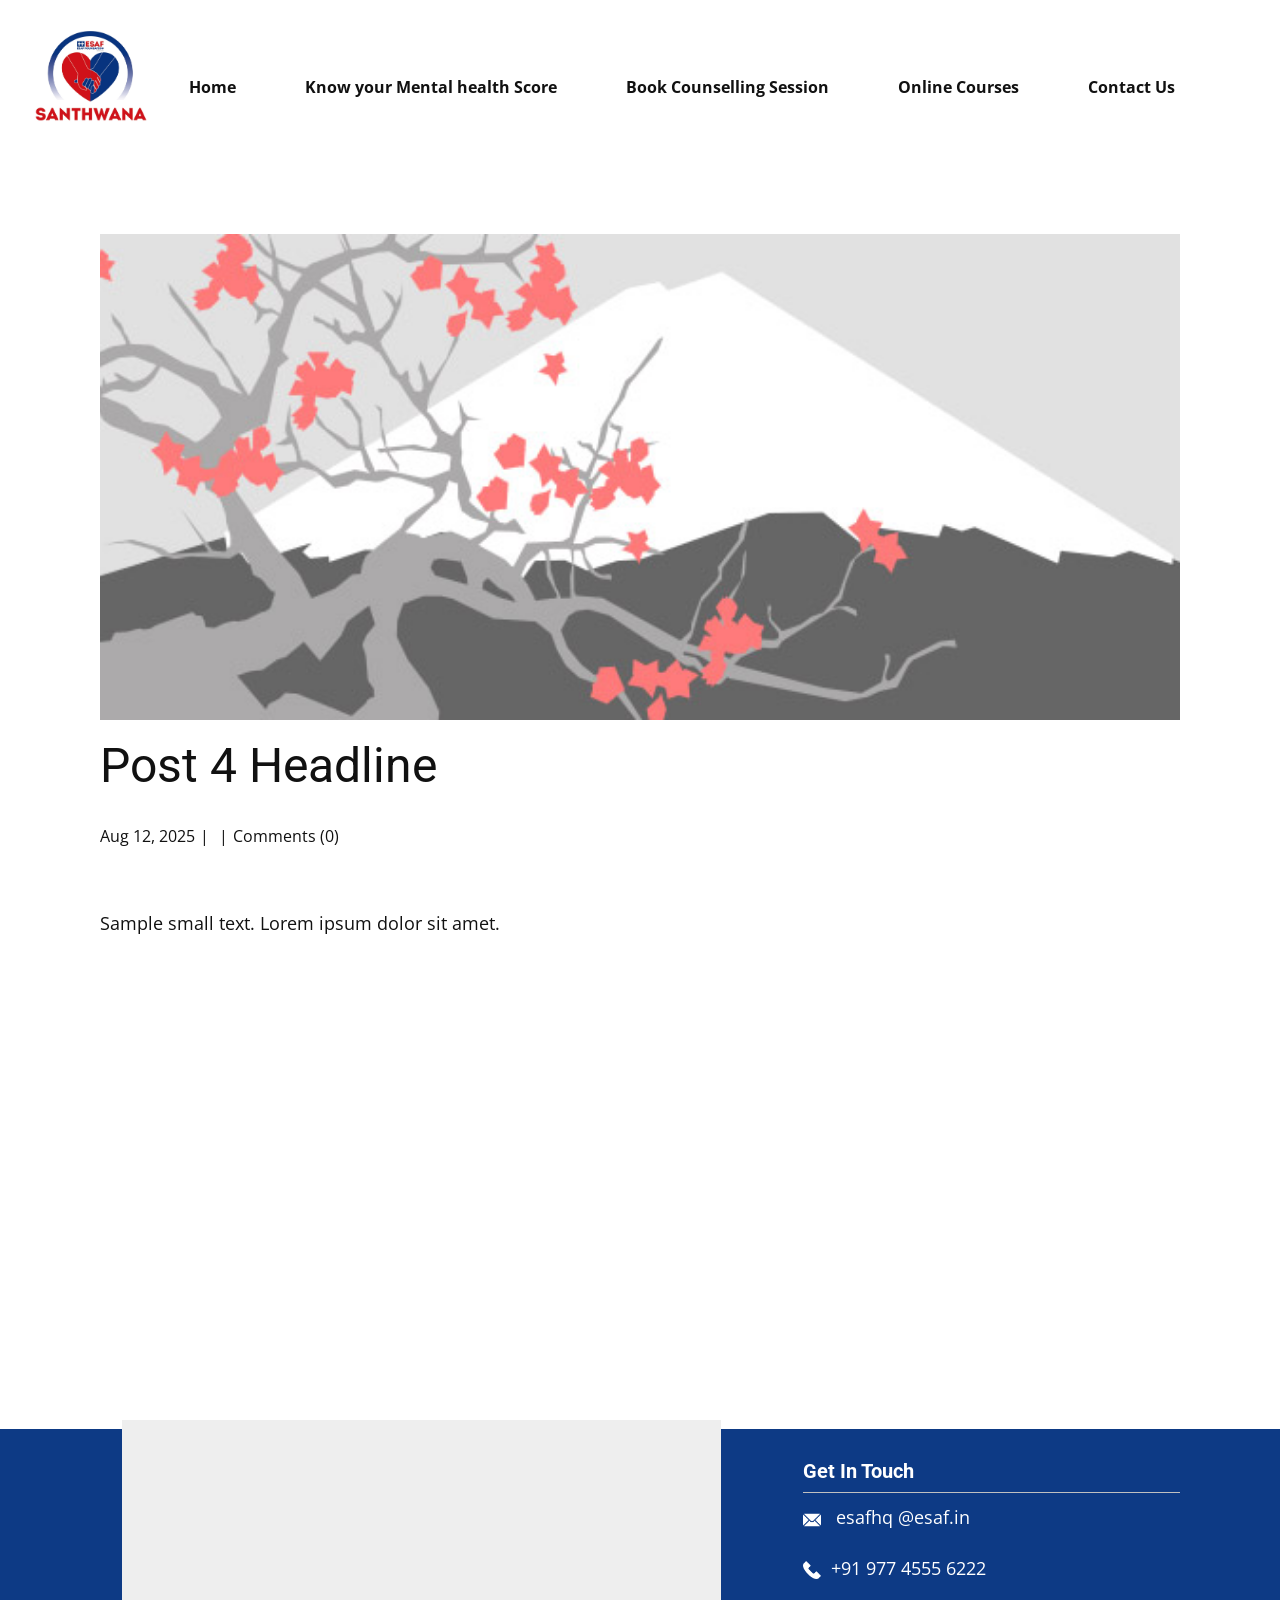
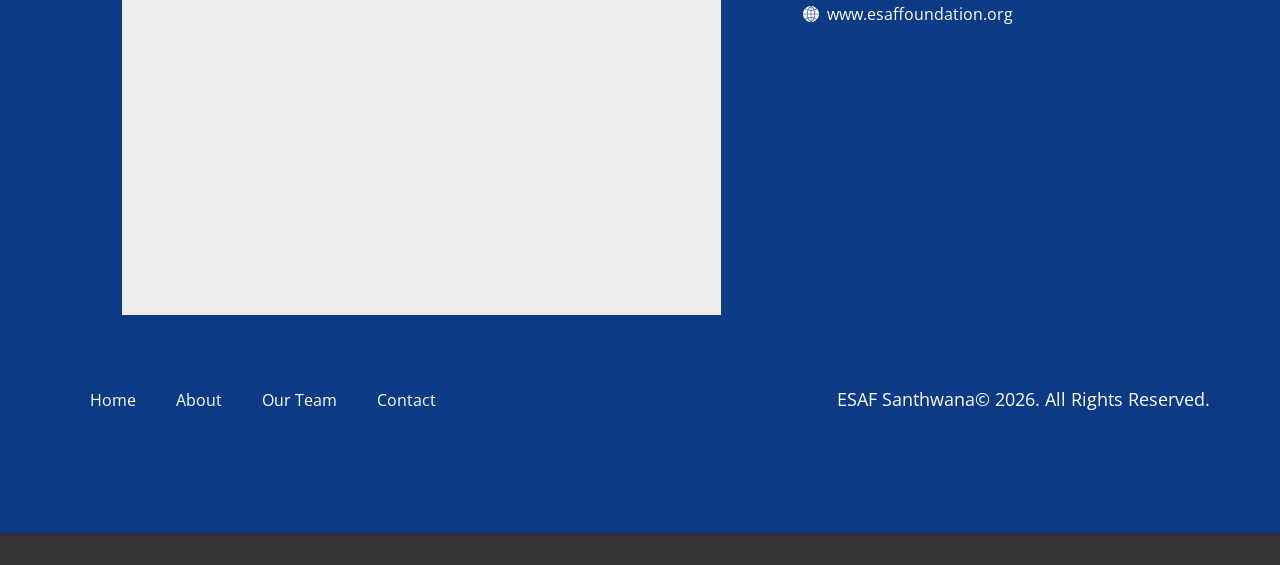
<file: blog/post-3.html>
<!DOCTYPE html>
<html style="font-size: 16px;" lang="en"><head>
    <meta name="viewport" content="width=device-width, initial-scale=1.0">
    <meta charset="utf-8">
    <meta name="keywords" content="Post 1 Headline">
    <meta name="description" content="Sample small text. Lorem ipsum dolor sit amet.">
    <title>Post 4 Headline</title>
    <link rel="stylesheet" href="../nicepage.css" media="screen">
<link rel="stylesheet" href="../Post-Template.css" media="screen">
    <script class="u-script" type="text/javascript" src="../jquery.js" defer=""></script>
    <script class="u-script" type="text/javascript" src="../nicepage.js" defer=""></script>
    <meta name="generator" content="Nicepage 8.6.2, nicepage.com">
    
    
    
    <link id="u-page-google-font" rel="stylesheet" href="https://fonts.googleapis.com/css2?display=swap&amp;family=Roboto:ital,wght@0,100;0,200;0,300;0,400;0,500;0,600;0,700;0,800;0,900;1,100;1,200;1,300;1,400;1,500;1,600;1,700;1,800;1,900&amp;family=Open+Sans:ital,wght@0,300;0,400;0,500;0,600;0,700;0,800;1,300;1,400;1,500;1,600;1,700;1,800">
    <script type="application/ld+json">{
		"@context": "http://schema.org",
		"@type": "Organization",
		"name": ""
}</script>
    <meta name="theme-color" content="#478ac9">
  <meta data-intl-tel-input-cdn-path="intlTelInput/"><meta name="twitter:description" content="Sample small text. Lorem ipsum dolor sit amet."><meta property="og:type" content="article"><meta property="og:title" content="Post 4 Headline"><meta property="og:description" content="Sample small text. Lorem ipsum dolor sit amet."><meta property="og:image" content="../images/0fd3416c.jpeg"></head>
  <body data-path-to-root="./" data-include-products="false" class="u-body u-xl-mode" data-lang="en"><header class="u-clearfix u-header u-header" id="header"><div class="u-clearfix u-sheet u-sheet-1">
        <img class="u-image u-image-default u-preserve-proportions u-image-1" src="../images/SanthwanaLogo.jpg" alt="" data-image-width="633" data-image-height="633">
        <nav class="u-menu u-menu-one-level u-offcanvas u-menu-1" role="navigation" aria-label="Menu navigation">
          <div class="menu-collapse" style="font-size: 1rem; letter-spacing: 0px; font-weight: 700;">
            <a class="u-button-style u-custom-left-right-menu-spacing u-custom-padding-bottom u-custom-text-hover-color u-custom-top-bottom-menu-spacing u-hamburger-link u-nav-link u-text-active-palette-1-base u-text-hover-palette-2-base" href="#" tabindex="-1" aria-label="Open menu" aria-controls="261f">
              <svg class="u-svg-link" viewBox="0 0 24 24"><use xlink:href="#menu-hamburger"></use></svg>
              <svg class="u-svg-content" version="1.1" id="menu-hamburger" viewBox="0 0 16 16" x="0px" y="0px" xmlns:xlink="http://www.w3.org/1999/xlink" xmlns="http://www.w3.org/2000/svg"><g><rect y="1" width="16" height="2"></rect><rect y="7" width="16" height="2"></rect><rect y="13" width="16" height="2"></rect>
</g></svg>
            </a>
          </div>
          <div class="u-custom-menu u-nav-container">
            <ul class="u-nav u-unstyled u-nav-1" role="menubar"><li role="none" class="u-nav-item"><a role="menuitem" class="u-button-style u-nav-link u-text-active-palette-1-base u-text-hover-palette-1-base u-nav-link-2" href="../">Home</a>
</li><li role="none" class="u-nav-item"><a tabindex="-1" role="menuitem" class="u-button-style u-nav-link u-text-active-palette-1-base u-text-hover-palette-1-base u-nav-link-2" href="https://bewinwilsonmathews.github.io/Santhwana/Santhwana.html" target="_blank">Know your Mental health Score</a>
</li><li role="none" class="u-nav-item"><a tabindex="-1" role="menuitem" class="u-button-style u-nav-link u-text-active-palette-1-base u-text-hover-palette-1-base u-nav-link-2" href="https://meetpro.club/studentmentor" target="_blank">Book Counselling Session</a>
</li><li role="none" class="u-nav-item"><a tabindex="-1" role="menuitem" class="u-button-style u-nav-link u-text-active-palette-1-base u-text-hover-palette-1-base u-nav-link-2" href="https://script.google.com/macros/s/AKfycbzLUiHWCuA23xT3r5N1A-uJz3avY5cB6EeaaajBGBmp5HIz8C4YGnMHK1bf3oDaUm6wXw/exec" target="_blank">Online Courses</a>
</li><li role="none" class="u-nav-item"><a tabindex="-1" role="menuitem" class="u-button-style u-nav-link u-text-active-palette-1-base u-text-hover-palette-1-base u-nav-link-2" href="../#block-17" data-page-id="1332116969" target="_blank">Contact Us</a>
</li></ul>
          </div>
          <div class="u-custom-menu u-nav-container-collapse" id="261f" role="region" aria-label="Menu panel">
            <div class="u-black u-container-style u-inner-container-layout u-opacity u-opacity-95 u-sidenav">
              <div class="u-inner-container-layout u-sidenav-overflow">
                <div class="u-menu-close" tabindex="-1" aria-label="Close menu"></div>
                <ul class="u-align-center u-nav u-popupmenu-items u-unstyled u-nav-2" role="menubar"><li role="none" class="u-nav-item"><a role="menuitem" class="u-button-style u-nav-link" href="../">Home</a>
</li><li role="none" class="u-nav-item"><a tabindex="-1" role="menuitem" class="u-button-style u-nav-link" href="https://bewinwilsonmathews.github.io/Santhwana/Santhwana.html" target="_blank">Know your Mental health Score</a>
</li><li role="none" class="u-nav-item"><a tabindex="-1" role="menuitem" class="u-button-style u-nav-link" href="https://meetpro.club/studentmentor" target="_blank">Book Counselling Session</a>
</li><li role="none" class="u-nav-item"><a tabindex="-1" role="menuitem" class="u-button-style u-nav-link" href="https://script.google.com/macros/s/AKfycbzLUiHWCuA23xT3r5N1A-uJz3avY5cB6EeaaajBGBmp5HIz8C4YGnMHK1bf3oDaUm6wXw/exec" target="_blank">Online Courses</a>
</li><li role="none" class="u-nav-item"><a tabindex="-1" role="menuitem" class="u-button-style u-nav-link" href="../#block-17" data-page-id="1332116969" target="_blank">Contact Us</a>
</li></ul>
              </div>
            </div>
            <div class="u-black u-menu-overlay u-opacity u-opacity-70"></div>
          </div>
        </nav>
      </div></header>
    <section class="u-align-center u-clearfix u-section-1" id="block-2">
      <div class="u-clearfix u-sheet u-valign-middle-md u-valign-middle-sm u-valign-middle-xs u-sheet-1"><!--post_details--><!--post_details_options_json--><!--{"source":""}--><!--/post_details_options_json--><!--blog_post-->
        <div class="u-container-style u-expanded-width u-post-details u-post-details-1">
          <div class="u-container-layout u-valign-middle u-container-layout-1"><!--blog_post_image-->
            <img alt="" class="u-blog-control u-expanded-width u-image u-image-default u-image-1" src="../images/0fd3416c.jpeg"><!--/blog_post_image--><!--blog_post_header-->
            <h2 class="u-blog-control u-text u-text-1">Post 4 Headline</h2><!--/blog_post_header--><!--blog_post_metadata-->
            <div class="u-blog-control u-metadata u-metadata-1"><!--blog_post_metadata_date--><span class="u-meta-date u-meta-icon">Aug 12, 2025</span><!--/blog_post_metadata_date--><!--blog_post_metadata_category--><span class="u-meta-category u-meta-icon"></span><!--/blog_post_metadata_category--><!--blog_post_metadata_comments--><span class="u-meta-comments u-meta-icon"><!--blog_post_metadata_comments_content-->Comments (0)<!--/blog_post_metadata_comments_content--></span><!--/blog_post_metadata_comments-->
            </div><!--/blog_post_metadata--><!--blog_post_content-->
            <div class="u-align-justify u-blog-control u-post-content u-text u-text-2 fr-view">
  <p>
    <meta name="viewport" content="width=device-width, initial-scale=1.0">
    <meta charset="utf-8">
    <meta name="keywords" content=""><meta name="description" content="">
    <title></title>
    <link rel="stylesheet" href="/nicepage.css" media="screen" class="u-static-style"><link rel="stylesheet" href="/nicepage.css" media="screen">
    <script class="u-script" type="text/javascript" src="//capp.nicepage.com/assets/jquery-1.9.1.min.js" defer=""></script>
    <script class="u-script" type="text/javascript" src="//capp.nicepage.com/e1ec80a0bae8923e64d6c550789dfe4bf6121475/nicepage.js" defer=""></script>
</p><section class="u-clearfix u-valign-top u-block-c192-1" custom-posts-hash="T" data-section-properties="{&quot;margin&quot;:&quot;none&quot;,&quot;stretch&quot;:true}" data-id="c192" data-posts-content="[{'images':[],'maps':[],'videos':[],'icons':[],'textWidth':'','textHeight':'','id':1,'headingProp':'h3','textProp':'text'}]" style="min-height: 500px">
  <div class="u-clearfix u-rich-text u-text u-block-c192-4" data-state="{&quot;margin-top&quot;:{&quot;shouldApplyDefaultMargins&quot;:{&quot;XL&quot;:false,&quot;LG&quot;:false,&quot;MD&quot;:false,&quot;SM&quot;:true,&quot;XS&quot;:true},&quot;parentVerticalAlign&quot;:{&quot;XL&quot;:&quot;top&quot;,&quot;LG&quot;:&quot;top&quot;,&quot;MD&quot;:&quot;top&quot;,&quot;SM&quot;:&quot;top&quot;,&quot;XS&quot;:&quot;top&quot;}},&quot;margin-bottom&quot;:{&quot;shouldApplyDefaultMargins&quot;:{&quot;XL&quot;:false,&quot;LG&quot;:false,&quot;MD&quot;:false,&quot;SM&quot;:true,&quot;XS&quot;:true},&quot;parentVerticalAlign&quot;:{&quot;XL&quot;:&quot;top&quot;,&quot;LG&quot;:&quot;top&quot;,&quot;MD&quot;:&quot;top&quot;,&quot;SM&quot;:&quot;top&quot;,&quot;XS&quot;:&quot;top&quot;}}}" style="">
  <p>Sample small text. Lorem ipsum dolor sit amet.</p>
  </div>
  <style data-mode="XL">@media (min-width: 1200px) {
  .u-block-c192-1 {
    min-height: 500px;
  }
}</style>
  <style data-mode="LG">@media (max-width: 1199px) and (min-width: 992px) {
  .u-block-c192-1 {
    min-height: 500px;
  }
}</style>
  <style data-mode="MD">@media (max-width: 991px) and (min-width: 768px) {
  .u-block-c192-1 {
    min-height: 500px;
  }
}</style>
  <style data-mode="SM">@media (max-width: 767px) and (min-width: 576px) {
  .u-block-c192-1 {
    min-height: 500px;
  }
}</style>
  <style data-mode="XS">@media (max-width: 575px) {
  .u-block-c192-1 {
    min-height: 500px;
  }
}</style>
</section>
<p></p>
  </div><!--/blog_post_content-->
          </div>
        </div><!--/blog_post--><!--/post_details-->
      </div>
    </section>
    
    
    
    <footer class="u-align-center-sm u-align-center-xs u-clearfix u-color-var u-footer u-footer" id="footer"><div class="u-clearfix u-sheet u-sheet-1">
        <div class="data-layout-selected u-clearfix u-expanded-width u-layout-wrap u-layout-wrap-1">
          <div class="u-gutter-0 u-layout">
            <div class="u-layout-row">
              <div class="u-container-style u-layout-cell u-shape-rectangle u-size-18-xxl u-size-37 u-layout-cell-1">
                <div class="u-container-layout u-valign-top-lg u-valign-top-md u-valign-top-sm u-valign-top-xs u-container-layout-1">
                  <div class="custom-expanded u-grey-light-2 u-map u-map-1">
                    <div class="embed-responsive">
                      <iframe class="embed-responsive-item" src="https://www.google.com/maps/embed?pb=!1m18!1m12!1m3!1d502092.08882120444!2d75.64968288906248!3d10.532574000000007!2m3!1f0!2f0!3f0!3m2!1i1024!2i768!4f13.1!3m3!1m2!1s0x3ba7ef22c341648f%3A0xb27d6c3a1570b062!2sESAF%20Foundation%20Office!5e0!3m2!1sen!2sin!4v1786616922017!5m2!1sen!2sin" data-map="[base64]"></iframe>
                    </div>
                  </div>
                </div>
              </div>
              <div class="u-container-style u-layout-cell u-shape-rectangle u-size-16-xxl u-size-23 u-layout-cell-2">
                <div class="u-container-layout u-valign-top u-container-layout-2">
                  <h5 class="u-align-left u-text u-text-white u-text-1"> Get In Touch</h5>
                  <div class="u-align-left u-border-1 u-border-grey-25 u-border-no-bottom u-border-no-left u-expanded-width u-line u-line-horizontal u-line-1" data-animation-name="" data-animation-duration="0" data-animation-delay="0" data-animation-direction=""></div>
                  <p class="u-align-left u-text u-text-default u-text-2"><span class="u-file-icon u-icon u-text-white u-icon-1"><img src="../images/2-a85e65c4.png" alt=""></span>&nbsp; <a href="mailto:hi@car.repair.com" class="u-active-none u-border-1 u-border-active-white u-border-hover-white u-border-no-left u-border-no-right u-border-no-top u-btn u-button-link u-button-style u-hover-none u-none u-text-active-grey-10 u-text-body-alt-color u-text-hover-grey-10 u-btn-1" data-animation-name="" data-animation-duration="0" data-animation-delay="0" data-animation-direction="">esafhq @esaf.in</a>
                  </p>
                  <p class="u-align-left u-text u-text-3">
                    <a href="tel:+12345678910" class="u-active-none u-border-1 u-border-active-white u-border-hover-white u-border-no-left u-border-no-right u-border-no-top u-btn u-button-link u-button-style u-hover-none u-none u-text-active-grey-10 u-text-body-alt-color u-text-hover-grey-10 u-btn-2" data-animation-name="" data-animation-duration="0" data-animation-delay="0" data-animation-direction=""><span class="u-file-icon u-icon u-text-white u-icon-2"><img src="../images/3-c91f3b92.png" alt=""></span> +91&nbsp;977 4555 6222
                    </a>
                  </p>
                  <a href="mailto:hi@car.repair.com" class="u-active-none u-border-1 u-border-active-white u-border-hover-white u-border-no-left u-border-no-right u-border-no-top u-btn u-button-link u-button-style u-hover-none u-none u-text-active-grey-10 u-text-body-alt-color u-text-hover-grey-10 u-btn-3" data-animation-name="" data-animation-duration="0" data-animation-delay="0" data-animation-direction=""><span class="u-icon"><svg class="u-svg-content" viewBox="0 0 57.949 57.949" x="0px" y="0px" style="width: 1em; height: 1em;"><g><path d="M29.975,27.985h11.972c-0.123-4.348-1.033-8.567-2.664-12.477c-3.01,0.874-6.131,1.355-9.308,1.44V27.985z"></path><path d="M40.384,13.057c2.928-1.01,5.731-2.392,8.328-4.169l0.653-0.5C44.588,3.658,38.18,0.58,31.071,0.069L30.553,0.49
		C34.767,3.979,38.099,8.268,40.384,13.057z"></path><path d="M29.975,2.628v12.32c2.891-0.082,5.731-0.513,8.473-1.283C36.421,9.505,33.557,5.753,29.975,2.628z"></path><path d="M41.531,42.202c3.13,1.132,6.12,2.668,8.885,4.639l0.868,0.65c3.976-4.785,6.439-10.866,6.665-17.505H43.947
		C43.834,34.224,43.006,38.343,41.531,42.202z"></path><path d="M9.237,8.888c2.597,1.777,5.401,3.158,8.328,4.169c2.285-4.788,5.617-9.077,9.832-12.567l-0.518-0.421
		c-7.125,0.512-13.547,3.603-18.328,8.35L9.237,8.888z"></path><path d="M27.975,2.628c-3.583,3.125-6.446,6.878-8.473,11.036c2.742,0.77,5.582,1.202,8.473,1.283V2.628z"></path><path d="M14.003,29.985H0c0.227,6.639,2.689,12.719,6.665,17.505l0.85-0.635c2.775-1.977,5.771-3.518,8.906-4.652
		C14.943,38.341,14.116,34.222,14.003,29.985z"></path><path d="M16.752,14.89c-3.037-1.064-5.945-2.505-8.644-4.351L7.17,9.897C2.901,14.768,0.236,21.072,0,27.985h14.003
		C14.124,23.425,15.061,18.997,16.752,14.89z"></path><path d="M16.003,27.985h11.972V16.948c-3.179-0.085-6.301-0.566-9.309-1.438C17.035,19.419,16.125,23.637,16.003,27.985z"></path><path d="M27.297,57.391c-4.419-3.695-7.841-8.259-10.111-13.341c-2.992,1.074-5.851,2.538-8.492,4.42l-0.689,0.515
		c4.774,5.003,11.31,8.304,18.605,8.896L27.297,57.391z"></path><path d="M27.975,40.023V29.985H16.003c0.113,4.019,0.905,7.924,2.313,11.58C21.429,40.627,24.669,40.111,27.975,40.023z"></path><path d="M49.236,48.456c-2.631-1.875-5.482-3.335-8.469-4.406c-2.272,5.094-5.698,9.662-10.113,13.344l0.685,0.487
		c7.295-0.592,13.832-3.892,18.606-8.895L49.236,48.456z"></path><path d="M49.885,10.507c-2.72,1.862-5.643,3.311-8.689,4.38c1.692,4.108,2.629,8.537,2.751,13.098h14.003
		c-0.237-6.935-2.917-13.256-7.209-18.133L49.885,10.507z"></path><path d="M27.975,55.342V42.023c-3.039,0.085-6.016,0.556-8.882,1.4C21.136,47.932,24.141,51.998,27.975,55.342z"></path><path d="M41.947,29.985H29.975v10.038c3.307,0.088,6.548,0.604,9.662,1.542C41.041,37.91,41.833,34.005,41.947,29.985z"></path><path d="M38.86,43.423c-2.866-0.844-5.845-1.314-8.885-1.4v13.323C33.806,52.013,36.814,47.943,38.86,43.423z"></path>
</g></svg></span>&nbsp;&nbsp;www.esaffoundation.org 
                  </a>
                </div>
              </div>
            </div>
          </div>
        </div>
        <div class="data-layout-selected u-clearfix u-expanded-width u-layout-custom-xs u-layout-wrap u-layout-wrap-2">
          <div class="u-layout">
            <div class="u-layout-row">
              <div class="u-container-style u-layout-cell u-size-14-xs u-size-30-lg u-size-30-xl u-size-30-xxl u-size-60-md u-size-60-sm u-layout-cell-3">
                <div class="u-container-layout u-valign-middle u-container-layout-3">
                  <nav class="u-menu u-menu-one-level u-offcanvas u-menu-1" data-responsive-from="XS" role="navigation">
                    <div class="menu-collapse">
                      <a class="u-button-style u-custom-text-color u-hamburger-link u-nav-link" aria-label="Open menu" aria-controls="e226" href="#">
                        <svg class="u-svg-link" viewBox="0 0 24 24"><use xlink:href="#svg-23e0"></use></svg>
                        <svg class="u-svg-content" version="1.1" id="svg-23e0" viewBox="0 0 16 16" x="0px" y="0px" xmlns:xlink="http://www.w3.org/1999/xlink" xmlns="http://www.w3.org/2000/svg"><g><rect y="1" width="16" height="2"></rect><rect y="7" width="16" height="2"></rect><rect y="13" width="16" height="2"></rect>
</g></svg>
                      </a>
                    </div>
                    <div class="u-custom-menu u-nav-container">
                      <ul class="u-nav u-unstyled" role="menubar"><li role="none" class="u-nav-item"><a tabindex="-1" role="menuitem" class="u-button-style u-nav-link u-text-white" href="#" aria-haspopup="true">Home</a>
</li><li role="none" class="u-nav-item"><a tabindex="-1" role="menuitem" class="u-button-style u-nav-link u-text-white" href="#">About</a>
</li><li role="none" class="u-nav-item"><a tabindex="-1" role="menuitem" class="u-button-style u-nav-link u-text-white" href="#">Our Team</a>
</li><li role="none" class="u-nav-item"><a tabindex="-1" role="menuitem" class="u-button-style u-nav-link u-text-white" href="#">Contact</a>
</li></ul>
                    </div>
                    <div id="e226" role="region" aria-label="Menu panel" class="u-custom-menu u-nav-container-collapse">
                      <div class="u-black u-container-style u-inner-container-layout u-opacity u-opacity-95 u-sidenav">
                        <div class="u-inner-container-layout u-sidenav-overflow">
                          <div class="u-menu-close" aria-label="Close menu"></div>
                          <ul class="u-align-center u-nav u-popupmenu-items u-unstyled u-nav-2" role="menubar"><li role="none" class="u-nav-item"><a tabindex="-1" role="menuitem" class="u-button-style u-nav-link" href="#" aria-haspopup="true">Home</a>
</li><li role="none" class="u-nav-item"><a tabindex="-1" role="menuitem" class="u-button-style u-nav-link" href="#">About</a>
</li><li role="none" class="u-nav-item"><a tabindex="-1" role="menuitem" class="u-button-style u-nav-link" href="#">Our Team</a>
</li><li role="none" class="u-nav-item"><a tabindex="-1" role="menuitem" class="u-button-style u-nav-link" href="#">Contact</a>
</li></ul>
                        </div>
                      </div>
                      <div class="u-black u-menu-overlay u-opacity u-opacity-70"></div>
                    </div>
                    <style class="menu-style">@media (max-width: 539px) {
                    [data-responsive-from="XS"] .u-nav-container {
                        display: none;
                    }
                    [data-responsive-from="XS"] .menu-collapse {
                        display: block;
                    }
                }</style>
                  </nav>
                </div>
              </div>
              <div class="u-container-align-left-md u-container-align-left-sm u-container-align-right-lg u-container-align-right-xl u-container-align-right-xxl u-container-style u-layout-cell u-size-30-lg u-size-30-xl u-size-30-xxl u-size-46-xs u-size-60-md u-size-60-sm u-layout-cell-4">
                <div class="u-container-layout u-valign-bottom-xs u-valign-middle-lg u-valign-middle-md u-valign-middle-sm u-valign-middle-xl u-container-layout-4">
                  <p class="u-align-left-md u-align-left-sm u-align-left-xs u-align-right-lg u-align-right-xl u-align-right-xxl u-text u-text-default-lg u-text-default-md u-text-default-sm u-text-default-xl u-text-white u-text-4">ESAF Santhwana© 2026. All Rights Reserved.</p>
                </div>
              </div>
            </div>
          </div>
        </div>
      </div></footer>
    <section class="u-backlink u-clearfix u-grey-80"></section>
  
</body></html>
</file>
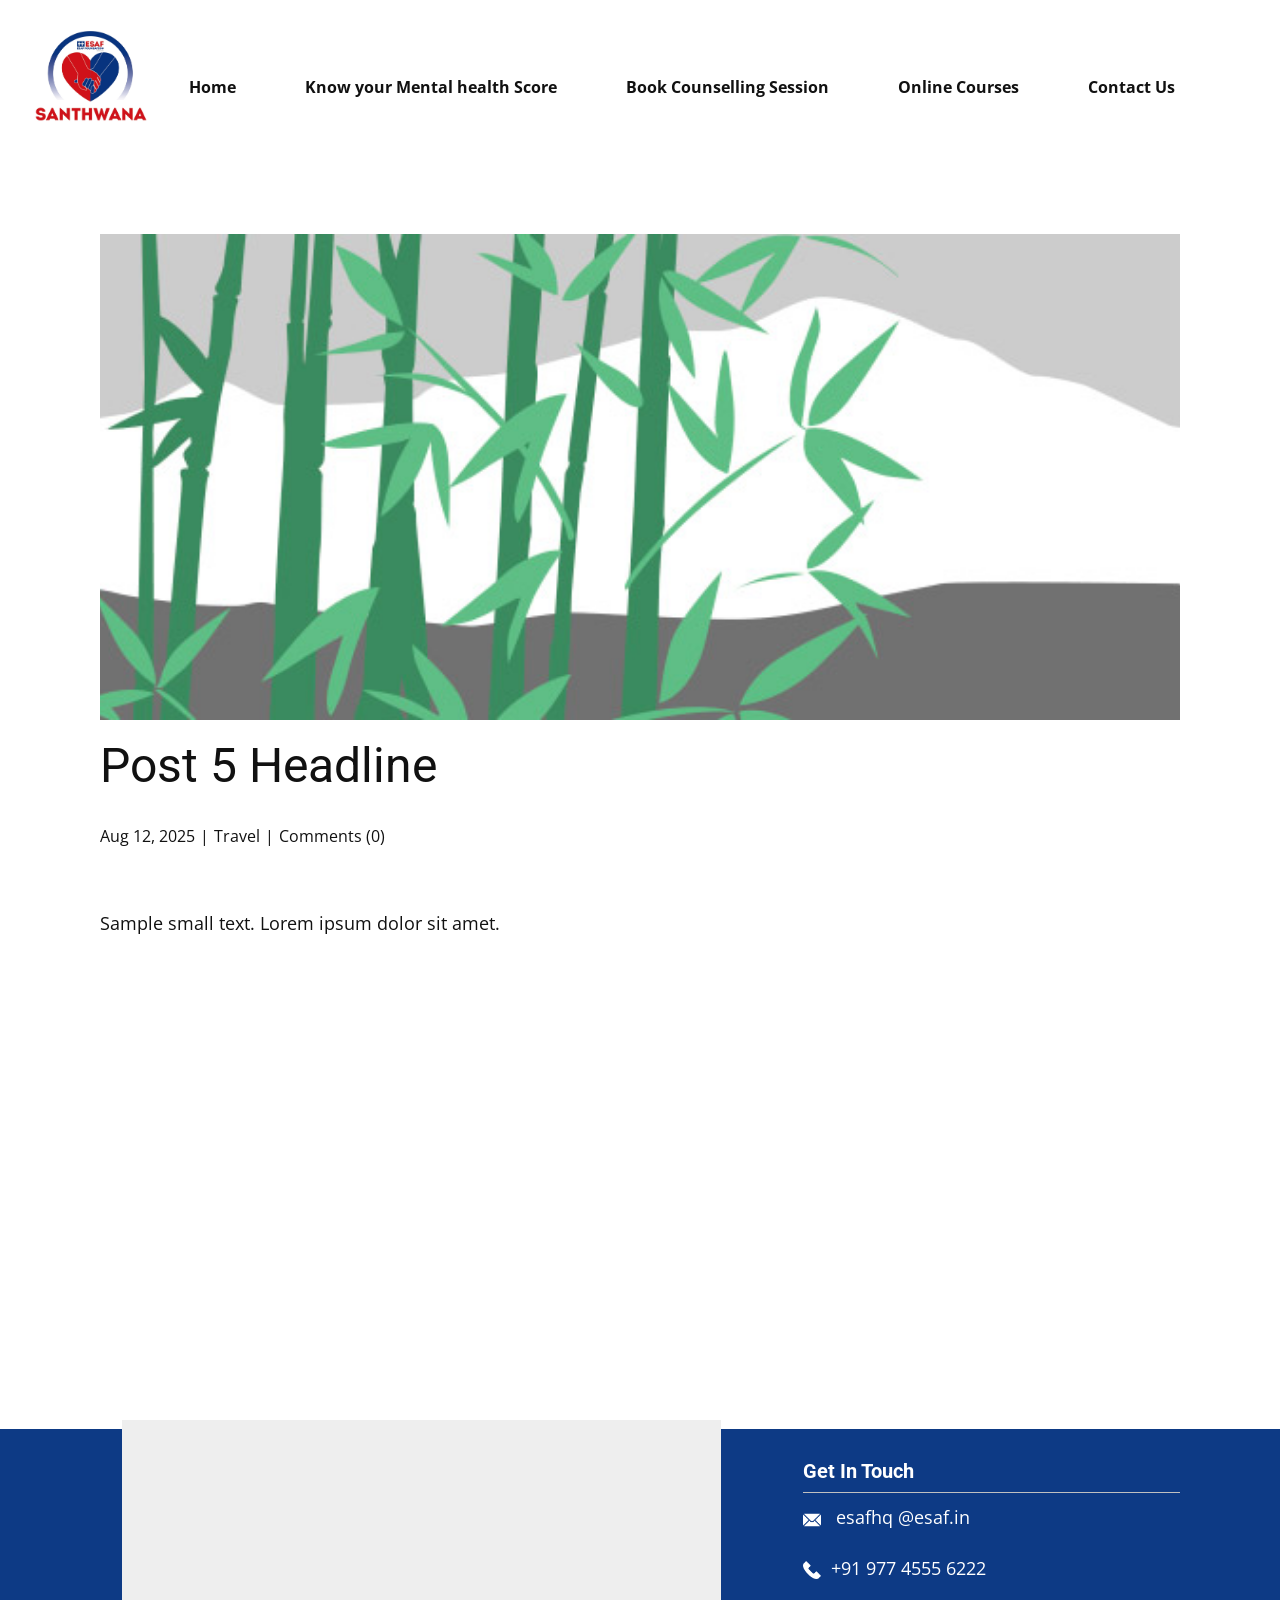
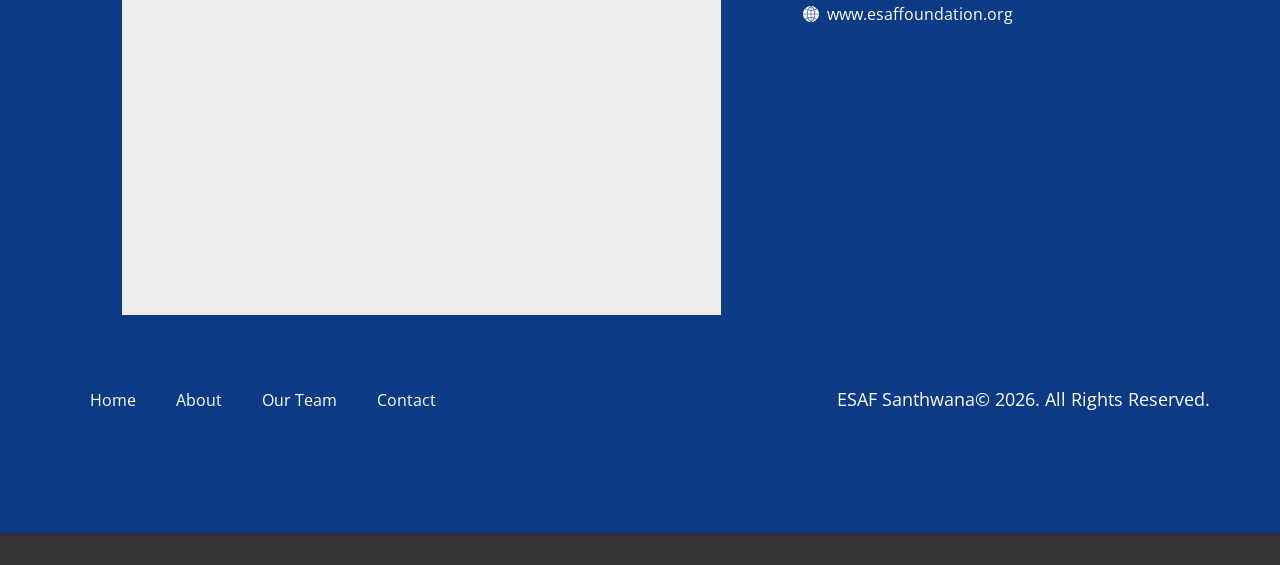
<file: blog/post-4.html>
<!DOCTYPE html>
<html style="font-size: 16px;" lang="en"><head>
    <meta name="viewport" content="width=device-width, initial-scale=1.0">
    <meta charset="utf-8">
    <meta name="keywords" content="Post 1 Headline">
    <meta name="description" content="Sample small text. Lorem ipsum dolor sit amet.">
    <title>Post 5 Headline</title>
    <link rel="stylesheet" href="../nicepage.css" media="screen">
<link rel="stylesheet" href="../Post-Template.css" media="screen">
    <script class="u-script" type="text/javascript" src="../jquery.js" defer=""></script>
    <script class="u-script" type="text/javascript" src="../nicepage.js" defer=""></script>
    <meta name="generator" content="Nicepage 8.6.2, nicepage.com">
    
    
    
    <link id="u-page-google-font" rel="stylesheet" href="https://fonts.googleapis.com/css2?display=swap&amp;family=Roboto:ital,wght@0,100;0,200;0,300;0,400;0,500;0,600;0,700;0,800;0,900;1,100;1,200;1,300;1,400;1,500;1,600;1,700;1,800;1,900&amp;family=Open+Sans:ital,wght@0,300;0,400;0,500;0,600;0,700;0,800;1,300;1,400;1,500;1,600;1,700;1,800">
    <script type="application/ld+json">{
		"@context": "http://schema.org",
		"@type": "Organization",
		"name": ""
}</script>
    <meta name="theme-color" content="#478ac9">
  <meta data-intl-tel-input-cdn-path="intlTelInput/"><meta name="twitter:description" content="Sample small text. Lorem ipsum dolor sit amet."><meta property="og:type" content="article"><meta property="og:title" content="Post 5 Headline"><meta property="og:description" content="Sample small text. Lorem ipsum dolor sit amet."><meta property="og:image" content="../images/68f64b9d.jpeg"></head>
  <body data-path-to-root="./" data-include-products="false" class="u-body u-xl-mode" data-lang="en"><header class="u-clearfix u-header u-header" id="header"><div class="u-clearfix u-sheet u-sheet-1">
        <img class="u-image u-image-default u-preserve-proportions u-image-1" src="../images/SanthwanaLogo.jpg" alt="" data-image-width="633" data-image-height="633">
        <nav class="u-menu u-menu-one-level u-offcanvas u-menu-1" role="navigation" aria-label="Menu navigation">
          <div class="menu-collapse" style="font-size: 1rem; letter-spacing: 0px; font-weight: 700;">
            <a class="u-button-style u-custom-left-right-menu-spacing u-custom-padding-bottom u-custom-text-hover-color u-custom-top-bottom-menu-spacing u-hamburger-link u-nav-link u-text-active-palette-1-base u-text-hover-palette-2-base" href="#" tabindex="-1" aria-label="Open menu" aria-controls="261f">
              <svg class="u-svg-link" viewBox="0 0 24 24"><use xlink:href="#menu-hamburger"></use></svg>
              <svg class="u-svg-content" version="1.1" id="menu-hamburger" viewBox="0 0 16 16" x="0px" y="0px" xmlns:xlink="http://www.w3.org/1999/xlink" xmlns="http://www.w3.org/2000/svg"><g><rect y="1" width="16" height="2"></rect><rect y="7" width="16" height="2"></rect><rect y="13" width="16" height="2"></rect>
</g></svg>
            </a>
          </div>
          <div class="u-custom-menu u-nav-container">
            <ul class="u-nav u-unstyled u-nav-1" role="menubar"><li role="none" class="u-nav-item"><a role="menuitem" class="u-button-style u-nav-link u-text-active-palette-1-base u-text-hover-palette-1-base u-nav-link-2" href="../">Home</a>
</li><li role="none" class="u-nav-item"><a tabindex="-1" role="menuitem" class="u-button-style u-nav-link u-text-active-palette-1-base u-text-hover-palette-1-base u-nav-link-2" href="https://bewinwilsonmathews.github.io/Santhwana/Santhwana.html" target="_blank">Know your Mental health Score</a>
</li><li role="none" class="u-nav-item"><a tabindex="-1" role="menuitem" class="u-button-style u-nav-link u-text-active-palette-1-base u-text-hover-palette-1-base u-nav-link-2" href="https://meetpro.club/studentmentor" target="_blank">Book Counselling Session</a>
</li><li role="none" class="u-nav-item"><a tabindex="-1" role="menuitem" class="u-button-style u-nav-link u-text-active-palette-1-base u-text-hover-palette-1-base u-nav-link-2" href="https://script.google.com/macros/s/AKfycbzLUiHWCuA23xT3r5N1A-uJz3avY5cB6EeaaajBGBmp5HIz8C4YGnMHK1bf3oDaUm6wXw/exec" target="_blank">Online Courses</a>
</li><li role="none" class="u-nav-item"><a tabindex="-1" role="menuitem" class="u-button-style u-nav-link u-text-active-palette-1-base u-text-hover-palette-1-base u-nav-link-2" href="../#block-17" data-page-id="1332116969" target="_blank">Contact Us</a>
</li></ul>
          </div>
          <div class="u-custom-menu u-nav-container-collapse" id="261f" role="region" aria-label="Menu panel">
            <div class="u-black u-container-style u-inner-container-layout u-opacity u-opacity-95 u-sidenav">
              <div class="u-inner-container-layout u-sidenav-overflow">
                <div class="u-menu-close" tabindex="-1" aria-label="Close menu"></div>
                <ul class="u-align-center u-nav u-popupmenu-items u-unstyled u-nav-2" role="menubar"><li role="none" class="u-nav-item"><a role="menuitem" class="u-button-style u-nav-link" href="../">Home</a>
</li><li role="none" class="u-nav-item"><a tabindex="-1" role="menuitem" class="u-button-style u-nav-link" href="https://bewinwilsonmathews.github.io/Santhwana/Santhwana.html" target="_blank">Know your Mental health Score</a>
</li><li role="none" class="u-nav-item"><a tabindex="-1" role="menuitem" class="u-button-style u-nav-link" href="https://meetpro.club/studentmentor" target="_blank">Book Counselling Session</a>
</li><li role="none" class="u-nav-item"><a tabindex="-1" role="menuitem" class="u-button-style u-nav-link" href="https://script.google.com/macros/s/AKfycbzLUiHWCuA23xT3r5N1A-uJz3avY5cB6EeaaajBGBmp5HIz8C4YGnMHK1bf3oDaUm6wXw/exec" target="_blank">Online Courses</a>
</li><li role="none" class="u-nav-item"><a tabindex="-1" role="menuitem" class="u-button-style u-nav-link" href="../#block-17" data-page-id="1332116969" target="_blank">Contact Us</a>
</li></ul>
              </div>
            </div>
            <div class="u-black u-menu-overlay u-opacity u-opacity-70"></div>
          </div>
        </nav>
      </div></header>
    <section class="u-align-center u-clearfix u-section-1" id="block-2">
      <div class="u-clearfix u-sheet u-valign-middle-md u-valign-middle-sm u-valign-middle-xs u-sheet-1"><!--post_details--><!--post_details_options_json--><!--{"source":""}--><!--/post_details_options_json--><!--blog_post-->
        <div class="u-container-style u-expanded-width u-post-details u-post-details-1">
          <div class="u-container-layout u-valign-middle u-container-layout-1"><!--blog_post_image-->
            <img alt="" class="u-blog-control u-expanded-width u-image u-image-default u-image-1" src="../images/68f64b9d.jpeg"><!--/blog_post_image--><!--blog_post_header-->
            <h2 class="u-blog-control u-text u-text-1">Post 5 Headline</h2><!--/blog_post_header--><!--blog_post_metadata-->
            <div class="u-blog-control u-metadata u-metadata-1"><!--blog_post_metadata_date--><span class="u-meta-date u-meta-icon">Aug 12, 2025</span><!--/blog_post_metadata_date--><!--blog_post_metadata_category--><span class="u-meta-category u-meta-icon"><a href="/blog/blog.html#/blog-1///2">Travel</a></span><!--/blog_post_metadata_category--><!--blog_post_metadata_comments--><span class="u-meta-comments u-meta-icon"><!--blog_post_metadata_comments_content-->Comments (0)<!--/blog_post_metadata_comments_content--></span><!--/blog_post_metadata_comments-->
            </div><!--/blog_post_metadata--><!--blog_post_content-->
            <div class="u-align-justify u-blog-control u-post-content u-text u-text-2 fr-view">
  <p>
    <meta name="viewport" content="width=device-width, initial-scale=1.0">
    <meta charset="utf-8">
    <meta name="keywords" content=""><meta name="description" content="">
    <title></title>
    <link rel="stylesheet" href="/nicepage.css" media="screen" class="u-static-style"><link rel="stylesheet" href="/nicepage.css" media="screen">
    <script class="u-script" type="text/javascript" src="//capp.nicepage.com/assets/jquery-1.9.1.min.js" defer=""></script>
    <script class="u-script" type="text/javascript" src="//capp.nicepage.com/e1ec80a0bae8923e64d6c550789dfe4bf6121475/nicepage.js" defer=""></script>
</p><section class="u-clearfix u-valign-top u-block-d793-1" custom-posts-hash="T" data-section-properties="{&quot;margin&quot;:&quot;none&quot;,&quot;stretch&quot;:true}" data-id="d793" data-posts-content="[{'images':[],'maps':[],'videos':[],'icons':[],'textWidth':'','textHeight':'','id':1,'headingProp':'h3','textProp':'text'}]" style="min-height: 500px">
  <div class="u-clearfix u-rich-text u-text u-block-d793-4" data-state="{&quot;margin-top&quot;:{&quot;shouldApplyDefaultMargins&quot;:{&quot;XL&quot;:false,&quot;LG&quot;:false,&quot;MD&quot;:false,&quot;SM&quot;:true,&quot;XS&quot;:true},&quot;parentVerticalAlign&quot;:{&quot;XL&quot;:&quot;top&quot;,&quot;LG&quot;:&quot;top&quot;,&quot;MD&quot;:&quot;top&quot;,&quot;SM&quot;:&quot;top&quot;,&quot;XS&quot;:&quot;top&quot;}},&quot;margin-bottom&quot;:{&quot;shouldApplyDefaultMargins&quot;:{&quot;XL&quot;:false,&quot;LG&quot;:false,&quot;MD&quot;:false,&quot;SM&quot;:true,&quot;XS&quot;:true},&quot;parentVerticalAlign&quot;:{&quot;XL&quot;:&quot;top&quot;,&quot;LG&quot;:&quot;top&quot;,&quot;MD&quot;:&quot;top&quot;,&quot;SM&quot;:&quot;top&quot;,&quot;XS&quot;:&quot;top&quot;}}}" style="">
  <p>Sample small text. Lorem ipsum dolor sit amet.</p>
  </div>
  <style data-mode="XL">@media (min-width: 1200px) {
  .u-block-d793-1 {
    min-height: 500px;
  }
}</style>
  <style data-mode="LG">@media (max-width: 1199px) and (min-width: 992px) {
  .u-block-d793-1 {
    min-height: 500px;
  }
}</style>
  <style data-mode="MD">@media (max-width: 991px) and (min-width: 768px) {
  .u-block-d793-1 {
    min-height: 500px;
  }
}</style>
  <style data-mode="SM">@media (max-width: 767px) and (min-width: 576px) {
  .u-block-d793-1 {
    min-height: 500px;
  }
}</style>
  <style data-mode="XS">@media (max-width: 575px) {
  .u-block-d793-1 {
    min-height: 500px;
  }
}</style>
</section>
<p></p>
  </div><!--/blog_post_content-->
          </div>
        </div><!--/blog_post--><!--/post_details-->
      </div>
    </section>
    
    
    
    <footer class="u-align-center-sm u-align-center-xs u-clearfix u-color-var u-footer u-footer" id="footer"><div class="u-clearfix u-sheet u-sheet-1">
        <div class="data-layout-selected u-clearfix u-expanded-width u-layout-wrap u-layout-wrap-1">
          <div class="u-gutter-0 u-layout">
            <div class="u-layout-row">
              <div class="u-container-style u-layout-cell u-shape-rectangle u-size-18-xxl u-size-37 u-layout-cell-1">
                <div class="u-container-layout u-valign-top-lg u-valign-top-md u-valign-top-sm u-valign-top-xs u-container-layout-1">
                  <div class="custom-expanded u-grey-light-2 u-map u-map-1">
                    <div class="embed-responsive">
                      <iframe class="embed-responsive-item" src="https://www.google.com/maps/embed?pb=!1m18!1m12!1m3!1d502092.08882120444!2d75.64968288906248!3d10.532574000000007!2m3!1f0!2f0!3f0!3m2!1i1024!2i768!4f13.1!3m3!1m2!1s0x3ba7ef22c341648f%3A0xb27d6c3a1570b062!2sESAF%20Foundation%20Office!5e0!3m2!1sen!2sin!4v1786616922017!5m2!1sen!2sin" data-map="[base64]"></iframe>
                    </div>
                  </div>
                </div>
              </div>
              <div class="u-container-style u-layout-cell u-shape-rectangle u-size-16-xxl u-size-23 u-layout-cell-2">
                <div class="u-container-layout u-valign-top u-container-layout-2">
                  <h5 class="u-align-left u-text u-text-white u-text-1"> Get In Touch</h5>
                  <div class="u-align-left u-border-1 u-border-grey-25 u-border-no-bottom u-border-no-left u-expanded-width u-line u-line-horizontal u-line-1" data-animation-name="" data-animation-duration="0" data-animation-delay="0" data-animation-direction=""></div>
                  <p class="u-align-left u-text u-text-default u-text-2"><span class="u-file-icon u-icon u-text-white u-icon-1"><img src="../images/2-a85e65c4.png" alt=""></span>&nbsp; <a href="mailto:hi@car.repair.com" class="u-active-none u-border-1 u-border-active-white u-border-hover-white u-border-no-left u-border-no-right u-border-no-top u-btn u-button-link u-button-style u-hover-none u-none u-text-active-grey-10 u-text-body-alt-color u-text-hover-grey-10 u-btn-1" data-animation-name="" data-animation-duration="0" data-animation-delay="0" data-animation-direction="">esafhq @esaf.in</a>
                  </p>
                  <p class="u-align-left u-text u-text-3">
                    <a href="tel:+12345678910" class="u-active-none u-border-1 u-border-active-white u-border-hover-white u-border-no-left u-border-no-right u-border-no-top u-btn u-button-link u-button-style u-hover-none u-none u-text-active-grey-10 u-text-body-alt-color u-text-hover-grey-10 u-btn-2" data-animation-name="" data-animation-duration="0" data-animation-delay="0" data-animation-direction=""><span class="u-file-icon u-icon u-text-white u-icon-2"><img src="../images/3-c91f3b92.png" alt=""></span> +91&nbsp;977 4555 6222
                    </a>
                  </p>
                  <a href="mailto:hi@car.repair.com" class="u-active-none u-border-1 u-border-active-white u-border-hover-white u-border-no-left u-border-no-right u-border-no-top u-btn u-button-link u-button-style u-hover-none u-none u-text-active-grey-10 u-text-body-alt-color u-text-hover-grey-10 u-btn-3" data-animation-name="" data-animation-duration="0" data-animation-delay="0" data-animation-direction=""><span class="u-icon"><svg class="u-svg-content" viewBox="0 0 57.949 57.949" x="0px" y="0px" style="width: 1em; height: 1em;"><g><path d="M29.975,27.985h11.972c-0.123-4.348-1.033-8.567-2.664-12.477c-3.01,0.874-6.131,1.355-9.308,1.44V27.985z"></path><path d="M40.384,13.057c2.928-1.01,5.731-2.392,8.328-4.169l0.653-0.5C44.588,3.658,38.18,0.58,31.071,0.069L30.553,0.49
		C34.767,3.979,38.099,8.268,40.384,13.057z"></path><path d="M29.975,2.628v12.32c2.891-0.082,5.731-0.513,8.473-1.283C36.421,9.505,33.557,5.753,29.975,2.628z"></path><path d="M41.531,42.202c3.13,1.132,6.12,2.668,8.885,4.639l0.868,0.65c3.976-4.785,6.439-10.866,6.665-17.505H43.947
		C43.834,34.224,43.006,38.343,41.531,42.202z"></path><path d="M9.237,8.888c2.597,1.777,5.401,3.158,8.328,4.169c2.285-4.788,5.617-9.077,9.832-12.567l-0.518-0.421
		c-7.125,0.512-13.547,3.603-18.328,8.35L9.237,8.888z"></path><path d="M27.975,2.628c-3.583,3.125-6.446,6.878-8.473,11.036c2.742,0.77,5.582,1.202,8.473,1.283V2.628z"></path><path d="M14.003,29.985H0c0.227,6.639,2.689,12.719,6.665,17.505l0.85-0.635c2.775-1.977,5.771-3.518,8.906-4.652
		C14.943,38.341,14.116,34.222,14.003,29.985z"></path><path d="M16.752,14.89c-3.037-1.064-5.945-2.505-8.644-4.351L7.17,9.897C2.901,14.768,0.236,21.072,0,27.985h14.003
		C14.124,23.425,15.061,18.997,16.752,14.89z"></path><path d="M16.003,27.985h11.972V16.948c-3.179-0.085-6.301-0.566-9.309-1.438C17.035,19.419,16.125,23.637,16.003,27.985z"></path><path d="M27.297,57.391c-4.419-3.695-7.841-8.259-10.111-13.341c-2.992,1.074-5.851,2.538-8.492,4.42l-0.689,0.515
		c4.774,5.003,11.31,8.304,18.605,8.896L27.297,57.391z"></path><path d="M27.975,40.023V29.985H16.003c0.113,4.019,0.905,7.924,2.313,11.58C21.429,40.627,24.669,40.111,27.975,40.023z"></path><path d="M49.236,48.456c-2.631-1.875-5.482-3.335-8.469-4.406c-2.272,5.094-5.698,9.662-10.113,13.344l0.685,0.487
		c7.295-0.592,13.832-3.892,18.606-8.895L49.236,48.456z"></path><path d="M49.885,10.507c-2.72,1.862-5.643,3.311-8.689,4.38c1.692,4.108,2.629,8.537,2.751,13.098h14.003
		c-0.237-6.935-2.917-13.256-7.209-18.133L49.885,10.507z"></path><path d="M27.975,55.342V42.023c-3.039,0.085-6.016,0.556-8.882,1.4C21.136,47.932,24.141,51.998,27.975,55.342z"></path><path d="M41.947,29.985H29.975v10.038c3.307,0.088,6.548,0.604,9.662,1.542C41.041,37.91,41.833,34.005,41.947,29.985z"></path><path d="M38.86,43.423c-2.866-0.844-5.845-1.314-8.885-1.4v13.323C33.806,52.013,36.814,47.943,38.86,43.423z"></path>
</g></svg></span>&nbsp;&nbsp;www.esaffoundation.org 
                  </a>
                </div>
              </div>
            </div>
          </div>
        </div>
        <div class="data-layout-selected u-clearfix u-expanded-width u-layout-custom-xs u-layout-wrap u-layout-wrap-2">
          <div class="u-layout">
            <div class="u-layout-row">
              <div class="u-container-style u-layout-cell u-size-14-xs u-size-30-lg u-size-30-xl u-size-30-xxl u-size-60-md u-size-60-sm u-layout-cell-3">
                <div class="u-container-layout u-valign-middle u-container-layout-3">
                  <nav class="u-menu u-menu-one-level u-offcanvas u-menu-1" data-responsive-from="XS" role="navigation">
                    <div class="menu-collapse">
                      <a class="u-button-style u-custom-text-color u-hamburger-link u-nav-link" aria-label="Open menu" aria-controls="e226" href="#">
                        <svg class="u-svg-link" viewBox="0 0 24 24"><use xlink:href="#svg-23e0"></use></svg>
                        <svg class="u-svg-content" version="1.1" id="svg-23e0" viewBox="0 0 16 16" x="0px" y="0px" xmlns:xlink="http://www.w3.org/1999/xlink" xmlns="http://www.w3.org/2000/svg"><g><rect y="1" width="16" height="2"></rect><rect y="7" width="16" height="2"></rect><rect y="13" width="16" height="2"></rect>
</g></svg>
                      </a>
                    </div>
                    <div class="u-custom-menu u-nav-container">
                      <ul class="u-nav u-unstyled" role="menubar"><li role="none" class="u-nav-item"><a tabindex="-1" role="menuitem" class="u-button-style u-nav-link u-text-white" href="#" aria-haspopup="true">Home</a>
</li><li role="none" class="u-nav-item"><a tabindex="-1" role="menuitem" class="u-button-style u-nav-link u-text-white" href="#">About</a>
</li><li role="none" class="u-nav-item"><a tabindex="-1" role="menuitem" class="u-button-style u-nav-link u-text-white" href="#">Our Team</a>
</li><li role="none" class="u-nav-item"><a tabindex="-1" role="menuitem" class="u-button-style u-nav-link u-text-white" href="#">Contact</a>
</li></ul>
                    </div>
                    <div id="e226" role="region" aria-label="Menu panel" class="u-custom-menu u-nav-container-collapse">
                      <div class="u-black u-container-style u-inner-container-layout u-opacity u-opacity-95 u-sidenav">
                        <div class="u-inner-container-layout u-sidenav-overflow">
                          <div class="u-menu-close" aria-label="Close menu"></div>
                          <ul class="u-align-center u-nav u-popupmenu-items u-unstyled u-nav-2" role="menubar"><li role="none" class="u-nav-item"><a tabindex="-1" role="menuitem" class="u-button-style u-nav-link" href="#" aria-haspopup="true">Home</a>
</li><li role="none" class="u-nav-item"><a tabindex="-1" role="menuitem" class="u-button-style u-nav-link" href="#">About</a>
</li><li role="none" class="u-nav-item"><a tabindex="-1" role="menuitem" class="u-button-style u-nav-link" href="#">Our Team</a>
</li><li role="none" class="u-nav-item"><a tabindex="-1" role="menuitem" class="u-button-style u-nav-link" href="#">Contact</a>
</li></ul>
                        </div>
                      </div>
                      <div class="u-black u-menu-overlay u-opacity u-opacity-70"></div>
                    </div>
                    <style class="menu-style">@media (max-width: 539px) {
                    [data-responsive-from="XS"] .u-nav-container {
                        display: none;
                    }
                    [data-responsive-from="XS"] .menu-collapse {
                        display: block;
                    }
                }</style>
                  </nav>
                </div>
              </div>
              <div class="u-container-align-left-md u-container-align-left-sm u-container-align-right-lg u-container-align-right-xl u-container-align-right-xxl u-container-style u-layout-cell u-size-30-lg u-size-30-xl u-size-30-xxl u-size-46-xs u-size-60-md u-size-60-sm u-layout-cell-4">
                <div class="u-container-layout u-valign-bottom-xs u-valign-middle-lg u-valign-middle-md u-valign-middle-sm u-valign-middle-xl u-container-layout-4">
                  <p class="u-align-left-md u-align-left-sm u-align-left-xs u-align-right-lg u-align-right-xl u-align-right-xxl u-text u-text-default-lg u-text-default-md u-text-default-sm u-text-default-xl u-text-white u-text-4">ESAF Santhwana© 2026. All Rights Reserved.</p>
                </div>
              </div>
            </div>
          </div>
        </div>
      </div></footer>
    <section class="u-backlink u-clearfix u-grey-80"></section>
  
</body></html>
</file>
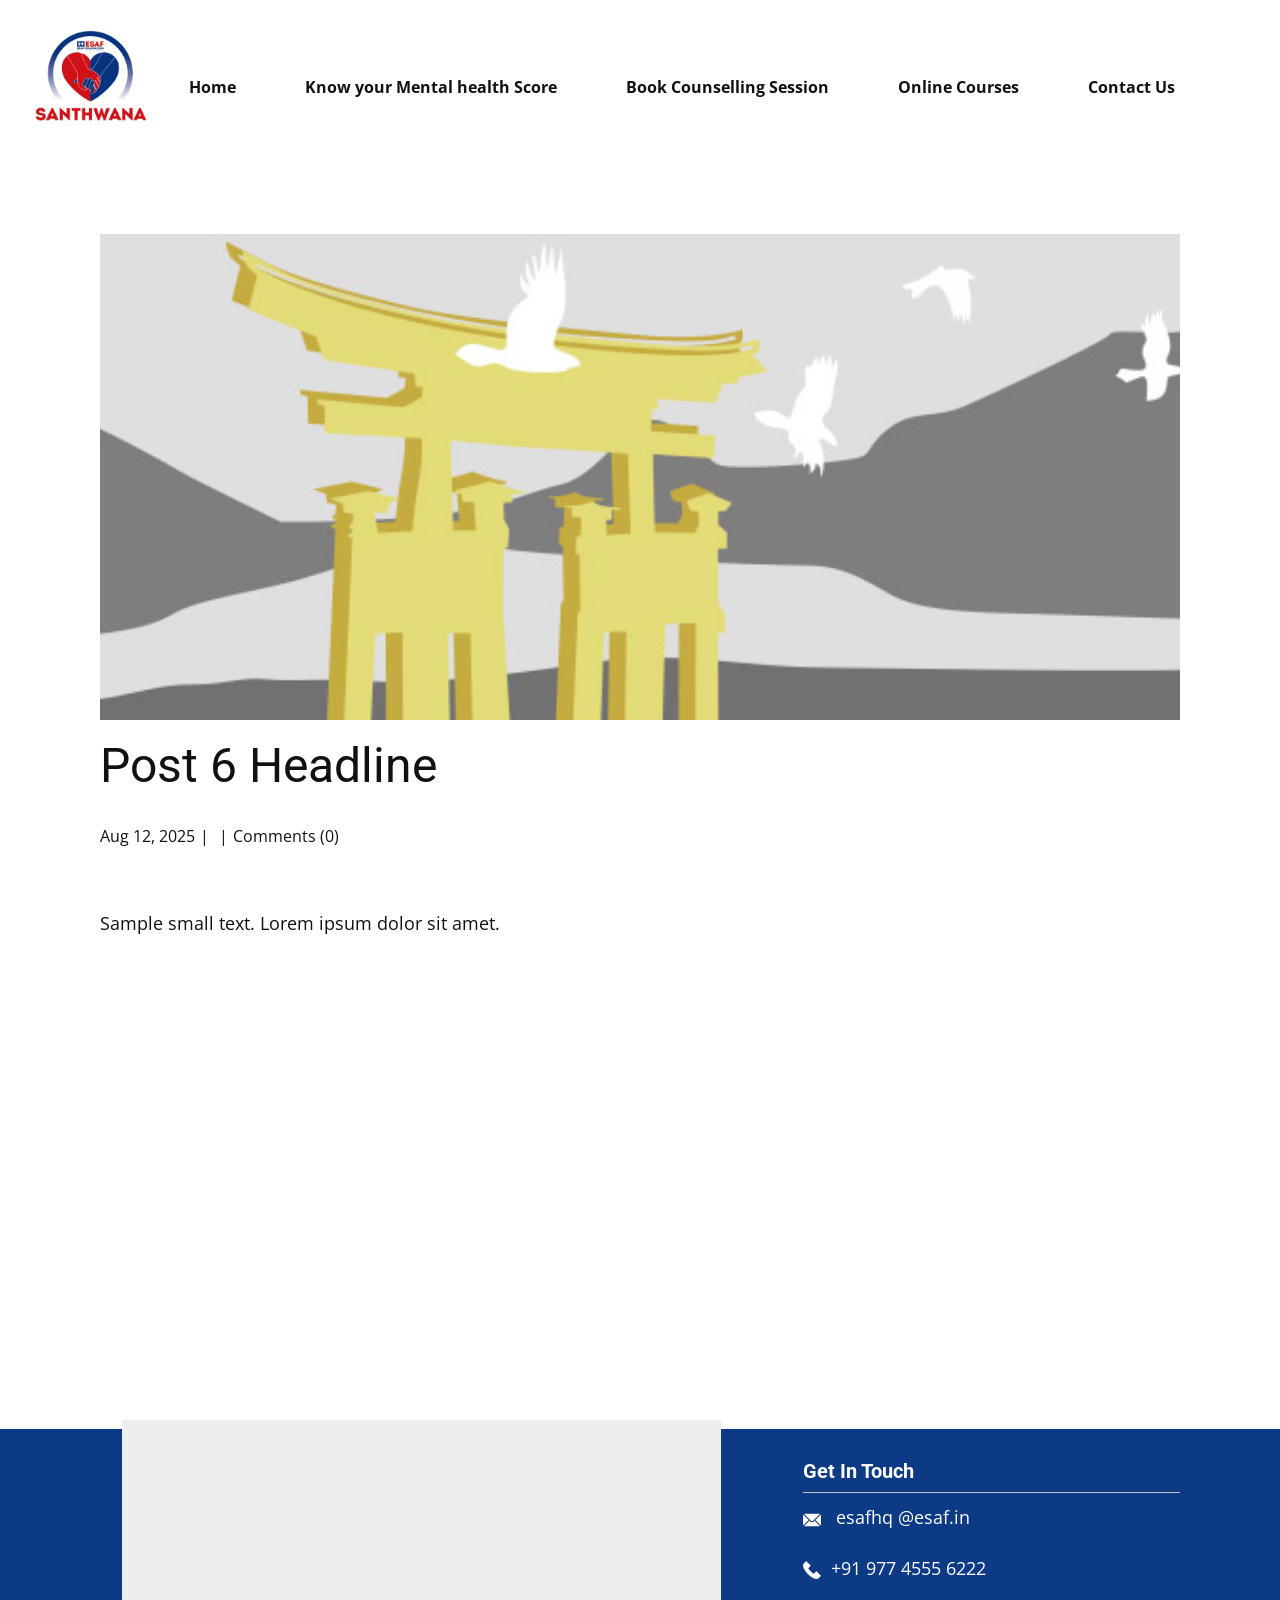
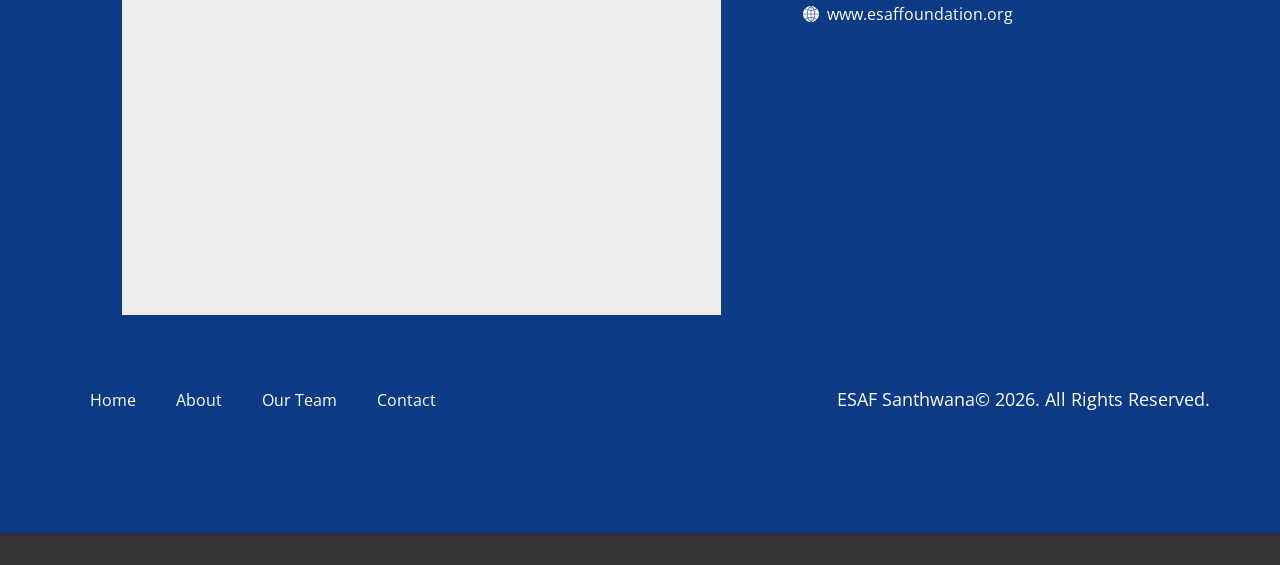
<file: blog/post-5.html>
<!DOCTYPE html>
<html style="font-size: 16px;" lang="en"><head>
    <meta name="viewport" content="width=device-width, initial-scale=1.0">
    <meta charset="utf-8">
    <meta name="keywords" content="Post 1 Headline">
    <meta name="description" content="Sample small text. Lorem ipsum dolor sit amet.">
    <title>Post 6 Headline</title>
    <link rel="stylesheet" href="../nicepage.css" media="screen">
<link rel="stylesheet" href="../Post-Template.css" media="screen">
    <script class="u-script" type="text/javascript" src="../jquery.js" defer=""></script>
    <script class="u-script" type="text/javascript" src="../nicepage.js" defer=""></script>
    <meta name="generator" content="Nicepage 8.6.2, nicepage.com">
    
    
    
    <link id="u-page-google-font" rel="stylesheet" href="https://fonts.googleapis.com/css2?display=swap&amp;family=Roboto:ital,wght@0,100;0,200;0,300;0,400;0,500;0,600;0,700;0,800;0,900;1,100;1,200;1,300;1,400;1,500;1,600;1,700;1,800;1,900&amp;family=Open+Sans:ital,wght@0,300;0,400;0,500;0,600;0,700;0,800;1,300;1,400;1,500;1,600;1,700;1,800">
    <script type="application/ld+json">{
		"@context": "http://schema.org",
		"@type": "Organization",
		"name": ""
}</script>
    <meta name="theme-color" content="#478ac9">
  <meta data-intl-tel-input-cdn-path="intlTelInput/"><meta name="twitter:description" content="Sample small text. Lorem ipsum dolor sit amet."><meta property="og:type" content="article"><meta property="og:title" content="Post 6 Headline"><meta property="og:description" content="Sample small text. Lorem ipsum dolor sit amet."><meta property="og:image" content="../images/8ad73f3c.jpeg"></head>
  <body data-path-to-root="./" data-include-products="false" class="u-body u-xl-mode" data-lang="en"><header class="u-clearfix u-header u-header" id="header"><div class="u-clearfix u-sheet u-sheet-1">
        <img class="u-image u-image-default u-preserve-proportions u-image-1" src="../images/SanthwanaLogo.jpg" alt="" data-image-width="633" data-image-height="633">
        <nav class="u-menu u-menu-one-level u-offcanvas u-menu-1" role="navigation" aria-label="Menu navigation">
          <div class="menu-collapse" style="font-size: 1rem; letter-spacing: 0px; font-weight: 700;">
            <a class="u-button-style u-custom-left-right-menu-spacing u-custom-padding-bottom u-custom-text-hover-color u-custom-top-bottom-menu-spacing u-hamburger-link u-nav-link u-text-active-palette-1-base u-text-hover-palette-2-base" href="#" tabindex="-1" aria-label="Open menu" aria-controls="261f">
              <svg class="u-svg-link" viewBox="0 0 24 24"><use xlink:href="#menu-hamburger"></use></svg>
              <svg class="u-svg-content" version="1.1" id="menu-hamburger" viewBox="0 0 16 16" x="0px" y="0px" xmlns:xlink="http://www.w3.org/1999/xlink" xmlns="http://www.w3.org/2000/svg"><g><rect y="1" width="16" height="2"></rect><rect y="7" width="16" height="2"></rect><rect y="13" width="16" height="2"></rect>
</g></svg>
            </a>
          </div>
          <div class="u-custom-menu u-nav-container">
            <ul class="u-nav u-unstyled u-nav-1" role="menubar"><li role="none" class="u-nav-item"><a role="menuitem" class="u-button-style u-nav-link u-text-active-palette-1-base u-text-hover-palette-1-base u-nav-link-2" href="../">Home</a>
</li><li role="none" class="u-nav-item"><a tabindex="-1" role="menuitem" class="u-button-style u-nav-link u-text-active-palette-1-base u-text-hover-palette-1-base u-nav-link-2" href="https://bewinwilsonmathews.github.io/Santhwana/Santhwana.html" target="_blank">Know your Mental health Score</a>
</li><li role="none" class="u-nav-item"><a tabindex="-1" role="menuitem" class="u-button-style u-nav-link u-text-active-palette-1-base u-text-hover-palette-1-base u-nav-link-2" href="https://meetpro.club/studentmentor" target="_blank">Book Counselling Session</a>
</li><li role="none" class="u-nav-item"><a tabindex="-1" role="menuitem" class="u-button-style u-nav-link u-text-active-palette-1-base u-text-hover-palette-1-base u-nav-link-2" href="https://script.google.com/macros/s/AKfycbzLUiHWCuA23xT3r5N1A-uJz3avY5cB6EeaaajBGBmp5HIz8C4YGnMHK1bf3oDaUm6wXw/exec" target="_blank">Online Courses</a>
</li><li role="none" class="u-nav-item"><a tabindex="-1" role="menuitem" class="u-button-style u-nav-link u-text-active-palette-1-base u-text-hover-palette-1-base u-nav-link-2" href="../#block-17" data-page-id="1332116969" target="_blank">Contact Us</a>
</li></ul>
          </div>
          <div class="u-custom-menu u-nav-container-collapse" id="261f" role="region" aria-label="Menu panel">
            <div class="u-black u-container-style u-inner-container-layout u-opacity u-opacity-95 u-sidenav">
              <div class="u-inner-container-layout u-sidenav-overflow">
                <div class="u-menu-close" tabindex="-1" aria-label="Close menu"></div>
                <ul class="u-align-center u-nav u-popupmenu-items u-unstyled u-nav-2" role="menubar"><li role="none" class="u-nav-item"><a role="menuitem" class="u-button-style u-nav-link" href="../">Home</a>
</li><li role="none" class="u-nav-item"><a tabindex="-1" role="menuitem" class="u-button-style u-nav-link" href="https://bewinwilsonmathews.github.io/Santhwana/Santhwana.html" target="_blank">Know your Mental health Score</a>
</li><li role="none" class="u-nav-item"><a tabindex="-1" role="menuitem" class="u-button-style u-nav-link" href="https://meetpro.club/studentmentor" target="_blank">Book Counselling Session</a>
</li><li role="none" class="u-nav-item"><a tabindex="-1" role="menuitem" class="u-button-style u-nav-link" href="https://script.google.com/macros/s/AKfycbzLUiHWCuA23xT3r5N1A-uJz3avY5cB6EeaaajBGBmp5HIz8C4YGnMHK1bf3oDaUm6wXw/exec" target="_blank">Online Courses</a>
</li><li role="none" class="u-nav-item"><a tabindex="-1" role="menuitem" class="u-button-style u-nav-link" href="../#block-17" data-page-id="1332116969" target="_blank">Contact Us</a>
</li></ul>
              </div>
            </div>
            <div class="u-black u-menu-overlay u-opacity u-opacity-70"></div>
          </div>
        </nav>
      </div></header>
    <section class="u-align-center u-clearfix u-section-1" id="block-2">
      <div class="u-clearfix u-sheet u-valign-middle-md u-valign-middle-sm u-valign-middle-xs u-sheet-1"><!--post_details--><!--post_details_options_json--><!--{"source":""}--><!--/post_details_options_json--><!--blog_post-->
        <div class="u-container-style u-expanded-width u-post-details u-post-details-1">
          <div class="u-container-layout u-valign-middle u-container-layout-1"><!--blog_post_image-->
            <img alt="" class="u-blog-control u-expanded-width u-image u-image-default u-image-1" src="../images/8ad73f3c.jpeg"><!--/blog_post_image--><!--blog_post_header-->
            <h2 class="u-blog-control u-text u-text-1">Post 6 Headline</h2><!--/blog_post_header--><!--blog_post_metadata-->
            <div class="u-blog-control u-metadata u-metadata-1"><!--blog_post_metadata_date--><span class="u-meta-date u-meta-icon">Aug 12, 2025</span><!--/blog_post_metadata_date--><!--blog_post_metadata_category--><span class="u-meta-category u-meta-icon"></span><!--/blog_post_metadata_category--><!--blog_post_metadata_comments--><span class="u-meta-comments u-meta-icon"><!--blog_post_metadata_comments_content-->Comments (0)<!--/blog_post_metadata_comments_content--></span><!--/blog_post_metadata_comments-->
            </div><!--/blog_post_metadata--><!--blog_post_content-->
            <div class="u-align-justify u-blog-control u-post-content u-text u-text-2 fr-view">
  <p>
    <meta name="viewport" content="width=device-width, initial-scale=1.0">
    <meta charset="utf-8">
    <meta name="keywords" content=""><meta name="description" content="">
    <title></title>
    <link rel="stylesheet" href="/nicepage.css" media="screen" class="u-static-style"><link rel="stylesheet" href="/nicepage.css" media="screen">
    <script class="u-script" type="text/javascript" src="//capp.nicepage.com/assets/jquery-1.9.1.min.js" defer=""></script>
    <script class="u-script" type="text/javascript" src="//capp.nicepage.com/e1ec80a0bae8923e64d6c550789dfe4bf6121475/nicepage.js" defer=""></script>
</p><section class="u-clearfix u-valign-top u-block-f203-1" custom-posts-hash="T" data-section-properties="{&quot;margin&quot;:&quot;none&quot;,&quot;stretch&quot;:true}" data-id="f203" data-posts-content="[{'images':[],'maps':[],'videos':[],'icons':[],'textWidth':'','textHeight':'','id':1,'headingProp':'h3','textProp':'text'}]" style="min-height: 500px">
  <div class="u-clearfix u-rich-text u-text u-block-f203-4" data-state="{&quot;margin-top&quot;:{&quot;shouldApplyDefaultMargins&quot;:{&quot;XL&quot;:false,&quot;LG&quot;:false,&quot;MD&quot;:false,&quot;SM&quot;:true,&quot;XS&quot;:true},&quot;parentVerticalAlign&quot;:{&quot;XL&quot;:&quot;top&quot;,&quot;LG&quot;:&quot;top&quot;,&quot;MD&quot;:&quot;top&quot;,&quot;SM&quot;:&quot;top&quot;,&quot;XS&quot;:&quot;top&quot;}},&quot;margin-bottom&quot;:{&quot;shouldApplyDefaultMargins&quot;:{&quot;XL&quot;:false,&quot;LG&quot;:false,&quot;MD&quot;:false,&quot;SM&quot;:true,&quot;XS&quot;:true},&quot;parentVerticalAlign&quot;:{&quot;XL&quot;:&quot;top&quot;,&quot;LG&quot;:&quot;top&quot;,&quot;MD&quot;:&quot;top&quot;,&quot;SM&quot;:&quot;top&quot;,&quot;XS&quot;:&quot;top&quot;}}}" style="">
  <p>Sample small text. Lorem ipsum dolor sit amet.</p>
  </div>
  <style data-mode="XL">@media (min-width: 1200px) {
  .u-block-f203-1 {
    min-height: 500px;
  }
}</style>
  <style data-mode="LG">@media (max-width: 1199px) and (min-width: 992px) {
  .u-block-f203-1 {
    min-height: 500px;
  }
}</style>
  <style data-mode="MD">@media (max-width: 991px) and (min-width: 768px) {
  .u-block-f203-1 {
    min-height: 500px;
  }
}</style>
  <style data-mode="SM">@media (max-width: 767px) and (min-width: 576px) {
  .u-block-f203-1 {
    min-height: 500px;
  }
}</style>
  <style data-mode="XS">@media (max-width: 575px) {
  .u-block-f203-1 {
    min-height: 500px;
  }
}</style>
</section>
<p></p>
  </div><!--/blog_post_content-->
          </div>
        </div><!--/blog_post--><!--/post_details-->
      </div>
    </section>
    
    
    
    <footer class="u-align-center-sm u-align-center-xs u-clearfix u-color-var u-footer u-footer" id="footer"><div class="u-clearfix u-sheet u-sheet-1">
        <div class="data-layout-selected u-clearfix u-expanded-width u-layout-wrap u-layout-wrap-1">
          <div class="u-gutter-0 u-layout">
            <div class="u-layout-row">
              <div class="u-container-style u-layout-cell u-shape-rectangle u-size-18-xxl u-size-37 u-layout-cell-1">
                <div class="u-container-layout u-valign-top-lg u-valign-top-md u-valign-top-sm u-valign-top-xs u-container-layout-1">
                  <div class="custom-expanded u-grey-light-2 u-map u-map-1">
                    <div class="embed-responsive">
                      <iframe class="embed-responsive-item" src="https://www.google.com/maps/embed?pb=!1m18!1m12!1m3!1d502092.08882120444!2d75.64968288906248!3d10.532574000000007!2m3!1f0!2f0!3f0!3m2!1i1024!2i768!4f13.1!3m3!1m2!1s0x3ba7ef22c341648f%3A0xb27d6c3a1570b062!2sESAF%20Foundation%20Office!5e0!3m2!1sen!2sin!4v1786616922017!5m2!1sen!2sin" data-map="[base64]"></iframe>
                    </div>
                  </div>
                </div>
              </div>
              <div class="u-container-style u-layout-cell u-shape-rectangle u-size-16-xxl u-size-23 u-layout-cell-2">
                <div class="u-container-layout u-valign-top u-container-layout-2">
                  <h5 class="u-align-left u-text u-text-white u-text-1"> Get In Touch</h5>
                  <div class="u-align-left u-border-1 u-border-grey-25 u-border-no-bottom u-border-no-left u-expanded-width u-line u-line-horizontal u-line-1" data-animation-name="" data-animation-duration="0" data-animation-delay="0" data-animation-direction=""></div>
                  <p class="u-align-left u-text u-text-default u-text-2"><span class="u-file-icon u-icon u-text-white u-icon-1"><img src="../images/2-a85e65c4.png" alt=""></span>&nbsp; <a href="mailto:hi@car.repair.com" class="u-active-none u-border-1 u-border-active-white u-border-hover-white u-border-no-left u-border-no-right u-border-no-top u-btn u-button-link u-button-style u-hover-none u-none u-text-active-grey-10 u-text-body-alt-color u-text-hover-grey-10 u-btn-1" data-animation-name="" data-animation-duration="0" data-animation-delay="0" data-animation-direction="">esafhq @esaf.in</a>
                  </p>
                  <p class="u-align-left u-text u-text-3">
                    <a href="tel:+12345678910" class="u-active-none u-border-1 u-border-active-white u-border-hover-white u-border-no-left u-border-no-right u-border-no-top u-btn u-button-link u-button-style u-hover-none u-none u-text-active-grey-10 u-text-body-alt-color u-text-hover-grey-10 u-btn-2" data-animation-name="" data-animation-duration="0" data-animation-delay="0" data-animation-direction=""><span class="u-file-icon u-icon u-text-white u-icon-2"><img src="../images/3-c91f3b92.png" alt=""></span> +91&nbsp;977 4555 6222
                    </a>
                  </p>
                  <a href="mailto:hi@car.repair.com" class="u-active-none u-border-1 u-border-active-white u-border-hover-white u-border-no-left u-border-no-right u-border-no-top u-btn u-button-link u-button-style u-hover-none u-none u-text-active-grey-10 u-text-body-alt-color u-text-hover-grey-10 u-btn-3" data-animation-name="" data-animation-duration="0" data-animation-delay="0" data-animation-direction=""><span class="u-icon"><svg class="u-svg-content" viewBox="0 0 57.949 57.949" x="0px" y="0px" style="width: 1em; height: 1em;"><g><path d="M29.975,27.985h11.972c-0.123-4.348-1.033-8.567-2.664-12.477c-3.01,0.874-6.131,1.355-9.308,1.44V27.985z"></path><path d="M40.384,13.057c2.928-1.01,5.731-2.392,8.328-4.169l0.653-0.5C44.588,3.658,38.18,0.58,31.071,0.069L30.553,0.49
		C34.767,3.979,38.099,8.268,40.384,13.057z"></path><path d="M29.975,2.628v12.32c2.891-0.082,5.731-0.513,8.473-1.283C36.421,9.505,33.557,5.753,29.975,2.628z"></path><path d="M41.531,42.202c3.13,1.132,6.12,2.668,8.885,4.639l0.868,0.65c3.976-4.785,6.439-10.866,6.665-17.505H43.947
		C43.834,34.224,43.006,38.343,41.531,42.202z"></path><path d="M9.237,8.888c2.597,1.777,5.401,3.158,8.328,4.169c2.285-4.788,5.617-9.077,9.832-12.567l-0.518-0.421
		c-7.125,0.512-13.547,3.603-18.328,8.35L9.237,8.888z"></path><path d="M27.975,2.628c-3.583,3.125-6.446,6.878-8.473,11.036c2.742,0.77,5.582,1.202,8.473,1.283V2.628z"></path><path d="M14.003,29.985H0c0.227,6.639,2.689,12.719,6.665,17.505l0.85-0.635c2.775-1.977,5.771-3.518,8.906-4.652
		C14.943,38.341,14.116,34.222,14.003,29.985z"></path><path d="M16.752,14.89c-3.037-1.064-5.945-2.505-8.644-4.351L7.17,9.897C2.901,14.768,0.236,21.072,0,27.985h14.003
		C14.124,23.425,15.061,18.997,16.752,14.89z"></path><path d="M16.003,27.985h11.972V16.948c-3.179-0.085-6.301-0.566-9.309-1.438C17.035,19.419,16.125,23.637,16.003,27.985z"></path><path d="M27.297,57.391c-4.419-3.695-7.841-8.259-10.111-13.341c-2.992,1.074-5.851,2.538-8.492,4.42l-0.689,0.515
		c4.774,5.003,11.31,8.304,18.605,8.896L27.297,57.391z"></path><path d="M27.975,40.023V29.985H16.003c0.113,4.019,0.905,7.924,2.313,11.58C21.429,40.627,24.669,40.111,27.975,40.023z"></path><path d="M49.236,48.456c-2.631-1.875-5.482-3.335-8.469-4.406c-2.272,5.094-5.698,9.662-10.113,13.344l0.685,0.487
		c7.295-0.592,13.832-3.892,18.606-8.895L49.236,48.456z"></path><path d="M49.885,10.507c-2.72,1.862-5.643,3.311-8.689,4.38c1.692,4.108,2.629,8.537,2.751,13.098h14.003
		c-0.237-6.935-2.917-13.256-7.209-18.133L49.885,10.507z"></path><path d="M27.975,55.342V42.023c-3.039,0.085-6.016,0.556-8.882,1.4C21.136,47.932,24.141,51.998,27.975,55.342z"></path><path d="M41.947,29.985H29.975v10.038c3.307,0.088,6.548,0.604,9.662,1.542C41.041,37.91,41.833,34.005,41.947,29.985z"></path><path d="M38.86,43.423c-2.866-0.844-5.845-1.314-8.885-1.4v13.323C33.806,52.013,36.814,47.943,38.86,43.423z"></path>
</g></svg></span>&nbsp;&nbsp;www.esaffoundation.org 
                  </a>
                </div>
              </div>
            </div>
          </div>
        </div>
        <div class="data-layout-selected u-clearfix u-expanded-width u-layout-custom-xs u-layout-wrap u-layout-wrap-2">
          <div class="u-layout">
            <div class="u-layout-row">
              <div class="u-container-style u-layout-cell u-size-14-xs u-size-30-lg u-size-30-xl u-size-30-xxl u-size-60-md u-size-60-sm u-layout-cell-3">
                <div class="u-container-layout u-valign-middle u-container-layout-3">
                  <nav class="u-menu u-menu-one-level u-offcanvas u-menu-1" data-responsive-from="XS" role="navigation">
                    <div class="menu-collapse">
                      <a class="u-button-style u-custom-text-color u-hamburger-link u-nav-link" aria-label="Open menu" aria-controls="e226" href="#">
                        <svg class="u-svg-link" viewBox="0 0 24 24"><use xlink:href="#svg-23e0"></use></svg>
                        <svg class="u-svg-content" version="1.1" id="svg-23e0" viewBox="0 0 16 16" x="0px" y="0px" xmlns:xlink="http://www.w3.org/1999/xlink" xmlns="http://www.w3.org/2000/svg"><g><rect y="1" width="16" height="2"></rect><rect y="7" width="16" height="2"></rect><rect y="13" width="16" height="2"></rect>
</g></svg>
                      </a>
                    </div>
                    <div class="u-custom-menu u-nav-container">
                      <ul class="u-nav u-unstyled" role="menubar"><li role="none" class="u-nav-item"><a tabindex="-1" role="menuitem" class="u-button-style u-nav-link u-text-white" href="#" aria-haspopup="true">Home</a>
</li><li role="none" class="u-nav-item"><a tabindex="-1" role="menuitem" class="u-button-style u-nav-link u-text-white" href="#">About</a>
</li><li role="none" class="u-nav-item"><a tabindex="-1" role="menuitem" class="u-button-style u-nav-link u-text-white" href="#">Our Team</a>
</li><li role="none" class="u-nav-item"><a tabindex="-1" role="menuitem" class="u-button-style u-nav-link u-text-white" href="#">Contact</a>
</li></ul>
                    </div>
                    <div id="e226" role="region" aria-label="Menu panel" class="u-custom-menu u-nav-container-collapse">
                      <div class="u-black u-container-style u-inner-container-layout u-opacity u-opacity-95 u-sidenav">
                        <div class="u-inner-container-layout u-sidenav-overflow">
                          <div class="u-menu-close" aria-label="Close menu"></div>
                          <ul class="u-align-center u-nav u-popupmenu-items u-unstyled u-nav-2" role="menubar"><li role="none" class="u-nav-item"><a tabindex="-1" role="menuitem" class="u-button-style u-nav-link" href="#" aria-haspopup="true">Home</a>
</li><li role="none" class="u-nav-item"><a tabindex="-1" role="menuitem" class="u-button-style u-nav-link" href="#">About</a>
</li><li role="none" class="u-nav-item"><a tabindex="-1" role="menuitem" class="u-button-style u-nav-link" href="#">Our Team</a>
</li><li role="none" class="u-nav-item"><a tabindex="-1" role="menuitem" class="u-button-style u-nav-link" href="#">Contact</a>
</li></ul>
                        </div>
                      </div>
                      <div class="u-black u-menu-overlay u-opacity u-opacity-70"></div>
                    </div>
                    <style class="menu-style">@media (max-width: 539px) {
                    [data-responsive-from="XS"] .u-nav-container {
                        display: none;
                    }
                    [data-responsive-from="XS"] .menu-collapse {
                        display: block;
                    }
                }</style>
                  </nav>
                </div>
              </div>
              <div class="u-container-align-left-md u-container-align-left-sm u-container-align-right-lg u-container-align-right-xl u-container-align-right-xxl u-container-style u-layout-cell u-size-30-lg u-size-30-xl u-size-30-xxl u-size-46-xs u-size-60-md u-size-60-sm u-layout-cell-4">
                <div class="u-container-layout u-valign-bottom-xs u-valign-middle-lg u-valign-middle-md u-valign-middle-sm u-valign-middle-xl u-container-layout-4">
                  <p class="u-align-left-md u-align-left-sm u-align-left-xs u-align-right-lg u-align-right-xl u-align-right-xxl u-text u-text-default-lg u-text-default-md u-text-default-sm u-text-default-xl u-text-white u-text-4">ESAF Santhwana© 2026. All Rights Reserved.</p>
                </div>
              </div>
            </div>
          </div>
        </div>
      </div></footer>
    <section class="u-backlink u-clearfix u-grey-80"></section>
  
</body></html>
</file>
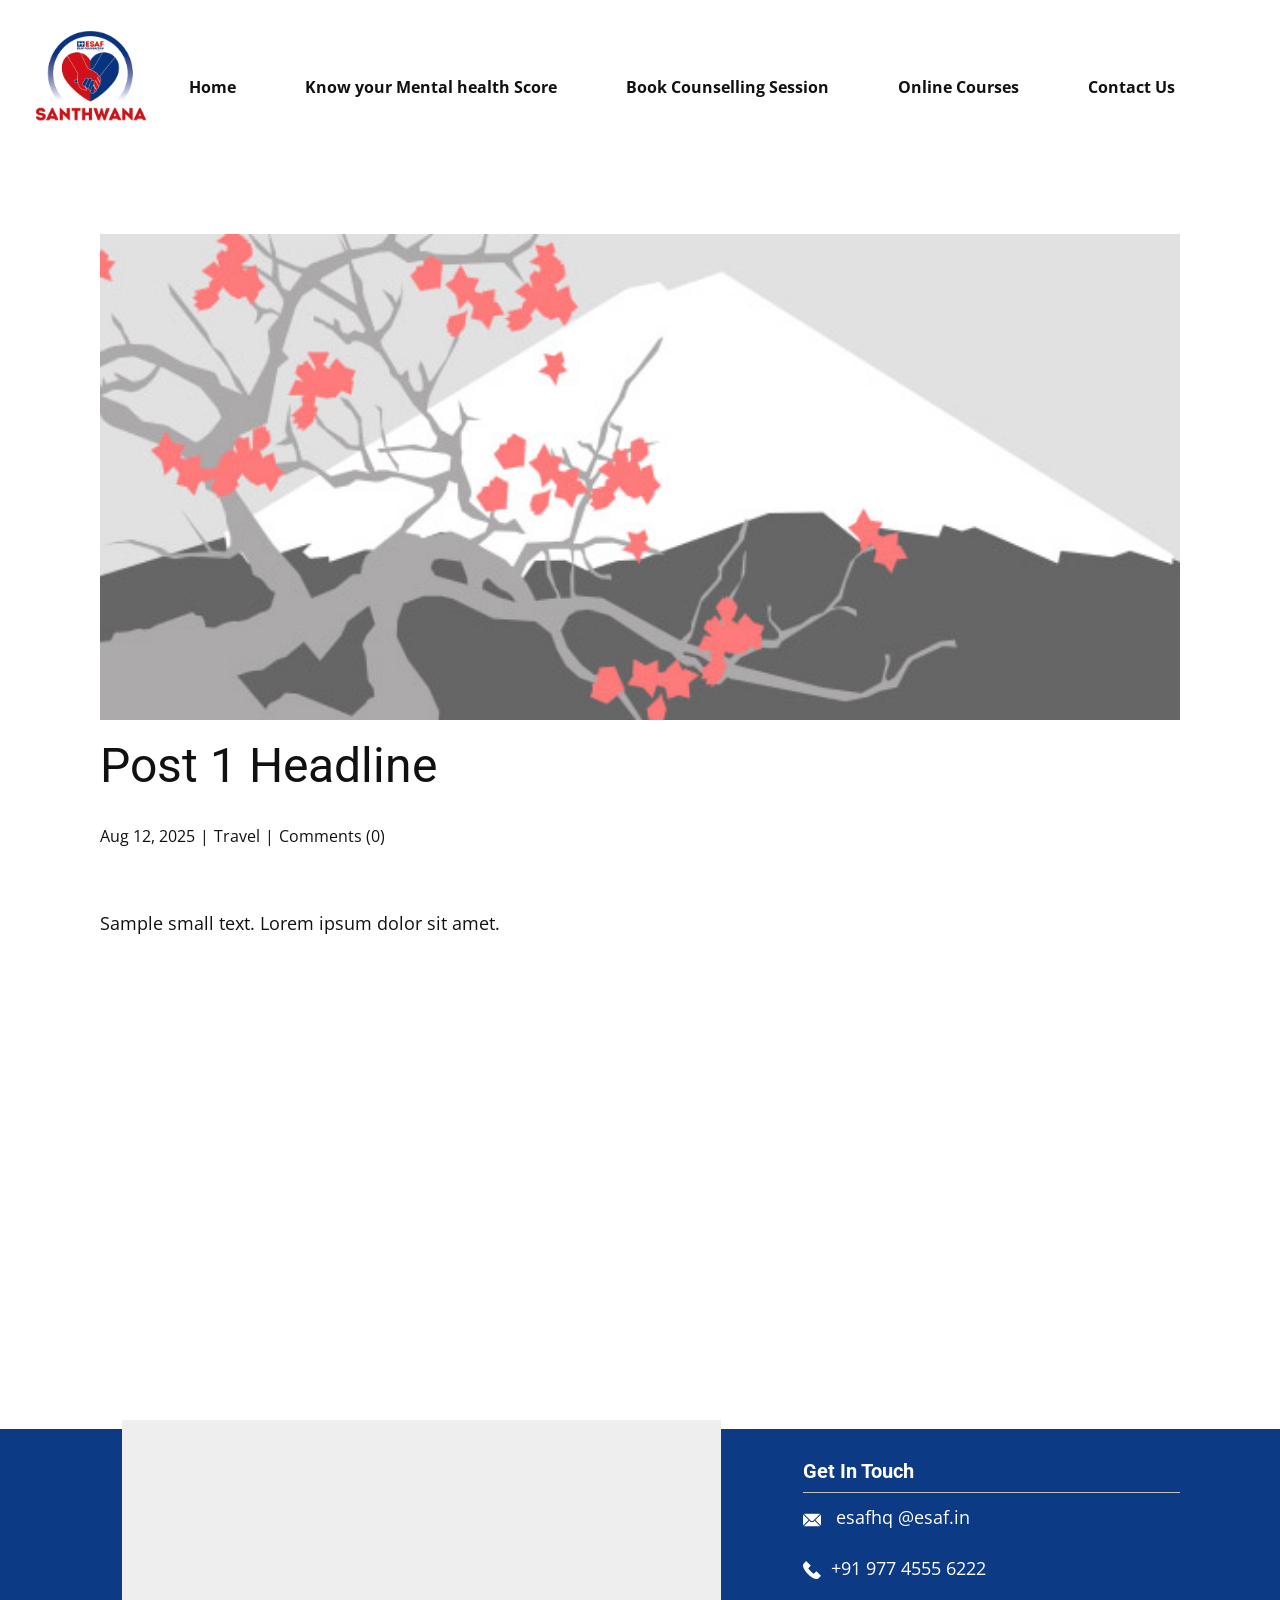
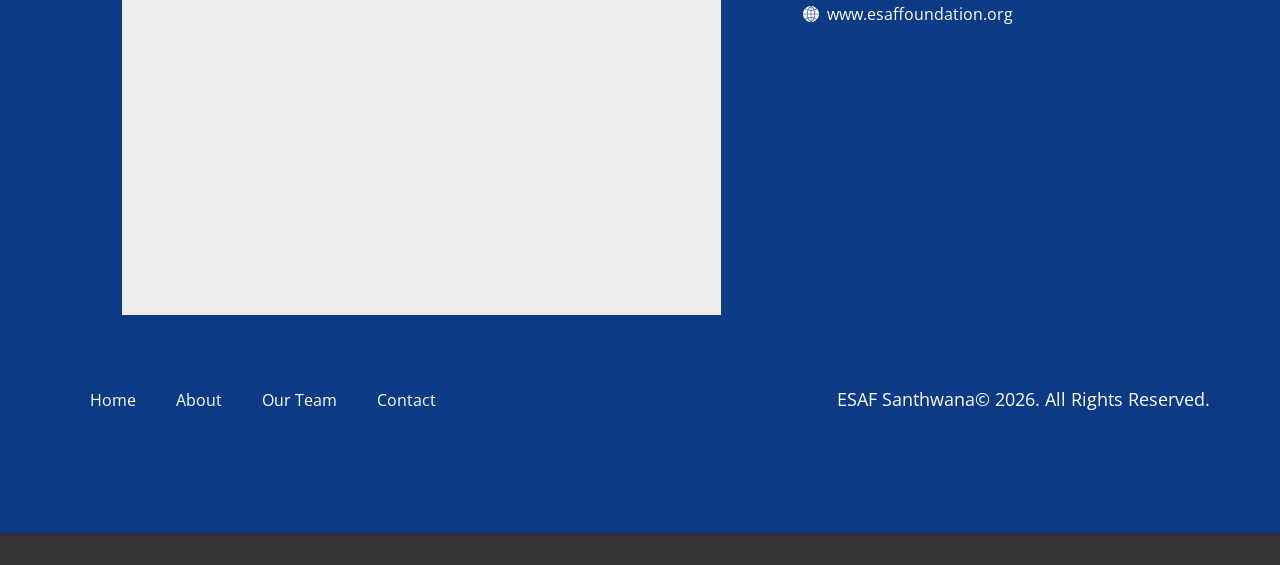
<file: blog/post.html>
<!DOCTYPE html>
<html style="font-size: 16px;" lang="en"><head>
    <meta name="viewport" content="width=device-width, initial-scale=1.0">
    <meta charset="utf-8">
    <meta name="keywords" content="Post 1 Headline">
    <meta name="description" content="Sample small text. Lorem ipsum dolor sit amet.">
    <title>Post 1 Headline</title>
    <link rel="stylesheet" href="../nicepage.css" media="screen">
<link rel="stylesheet" href="../Post-Template.css" media="screen">
    <script class="u-script" type="text/javascript" src="../jquery.js" defer=""></script>
    <script class="u-script" type="text/javascript" src="../nicepage.js" defer=""></script>
    <meta name="generator" content="Nicepage 8.6.2, nicepage.com">
    
    
    
    <link id="u-page-google-font" rel="stylesheet" href="https://fonts.googleapis.com/css2?display=swap&amp;family=Roboto:ital,wght@0,100;0,200;0,300;0,400;0,500;0,600;0,700;0,800;0,900;1,100;1,200;1,300;1,400;1,500;1,600;1,700;1,800;1,900&amp;family=Open+Sans:ital,wght@0,300;0,400;0,500;0,600;0,700;0,800;1,300;1,400;1,500;1,600;1,700;1,800">
    <script type="application/ld+json">{
		"@context": "http://schema.org",
		"@type": "Organization",
		"name": ""
}</script>
    <meta name="theme-color" content="#478ac9">
  <meta data-intl-tel-input-cdn-path="intlTelInput/"><meta name="twitter:description" content="Sample small text. Lorem ipsum dolor sit amet."><meta property="og:type" content="article"><meta property="og:title" content="Post 1 Headline"><meta property="og:description" content="Sample small text. Lorem ipsum dolor sit amet."><meta property="og:image" content="../images/0fd3416c.jpeg"></head>
  <body data-path-to-root="./" data-include-products="false" class="u-body u-xl-mode" data-lang="en"><header class="u-clearfix u-header u-header" id="header"><div class="u-clearfix u-sheet u-sheet-1">
        <img class="u-image u-image-default u-preserve-proportions u-image-1" src="../images/SanthwanaLogo.jpg" alt="" data-image-width="633" data-image-height="633">
        <nav class="u-menu u-menu-one-level u-offcanvas u-menu-1" role="navigation" aria-label="Menu navigation">
          <div class="menu-collapse" style="font-size: 1rem; letter-spacing: 0px; font-weight: 700;">
            <a class="u-button-style u-custom-left-right-menu-spacing u-custom-padding-bottom u-custom-text-hover-color u-custom-top-bottom-menu-spacing u-hamburger-link u-nav-link u-text-active-palette-1-base u-text-hover-palette-2-base" href="#" tabindex="-1" aria-label="Open menu" aria-controls="261f">
              <svg class="u-svg-link" viewBox="0 0 24 24"><use xlink:href="#menu-hamburger"></use></svg>
              <svg class="u-svg-content" version="1.1" id="menu-hamburger" viewBox="0 0 16 16" x="0px" y="0px" xmlns:xlink="http://www.w3.org/1999/xlink" xmlns="http://www.w3.org/2000/svg"><g><rect y="1" width="16" height="2"></rect><rect y="7" width="16" height="2"></rect><rect y="13" width="16" height="2"></rect>
</g></svg>
            </a>
          </div>
          <div class="u-custom-menu u-nav-container">
            <ul class="u-nav u-unstyled u-nav-1" role="menubar"><li role="none" class="u-nav-item"><a role="menuitem" class="u-button-style u-nav-link u-text-active-palette-1-base u-text-hover-palette-1-base u-nav-link-2" href="../">Home</a>
</li><li role="none" class="u-nav-item"><a tabindex="-1" role="menuitem" class="u-button-style u-nav-link u-text-active-palette-1-base u-text-hover-palette-1-base u-nav-link-2" href="https://bewinwilsonmathews.github.io/Santhwana/Santhwana.html" target="_blank">Know your Mental health Score</a>
</li><li role="none" class="u-nav-item"><a tabindex="-1" role="menuitem" class="u-button-style u-nav-link u-text-active-palette-1-base u-text-hover-palette-1-base u-nav-link-2" href="https://meetpro.club/studentmentor" target="_blank">Book Counselling Session</a>
</li><li role="none" class="u-nav-item"><a tabindex="-1" role="menuitem" class="u-button-style u-nav-link u-text-active-palette-1-base u-text-hover-palette-1-base u-nav-link-2" href="https://script.google.com/macros/s/AKfycbzLUiHWCuA23xT3r5N1A-uJz3avY5cB6EeaaajBGBmp5HIz8C4YGnMHK1bf3oDaUm6wXw/exec" target="_blank">Online Courses</a>
</li><li role="none" class="u-nav-item"><a tabindex="-1" role="menuitem" class="u-button-style u-nav-link u-text-active-palette-1-base u-text-hover-palette-1-base u-nav-link-2" href="../#block-17" data-page-id="1332116969" target="_blank">Contact Us</a>
</li></ul>
          </div>
          <div class="u-custom-menu u-nav-container-collapse" id="261f" role="region" aria-label="Menu panel">
            <div class="u-black u-container-style u-inner-container-layout u-opacity u-opacity-95 u-sidenav">
              <div class="u-inner-container-layout u-sidenav-overflow">
                <div class="u-menu-close" tabindex="-1" aria-label="Close menu"></div>
                <ul class="u-align-center u-nav u-popupmenu-items u-unstyled u-nav-2" role="menubar"><li role="none" class="u-nav-item"><a role="menuitem" class="u-button-style u-nav-link" href="../">Home</a>
</li><li role="none" class="u-nav-item"><a tabindex="-1" role="menuitem" class="u-button-style u-nav-link" href="https://bewinwilsonmathews.github.io/Santhwana/Santhwana.html" target="_blank">Know your Mental health Score</a>
</li><li role="none" class="u-nav-item"><a tabindex="-1" role="menuitem" class="u-button-style u-nav-link" href="https://meetpro.club/studentmentor" target="_blank">Book Counselling Session</a>
</li><li role="none" class="u-nav-item"><a tabindex="-1" role="menuitem" class="u-button-style u-nav-link" href="https://script.google.com/macros/s/AKfycbzLUiHWCuA23xT3r5N1A-uJz3avY5cB6EeaaajBGBmp5HIz8C4YGnMHK1bf3oDaUm6wXw/exec" target="_blank">Online Courses</a>
</li><li role="none" class="u-nav-item"><a tabindex="-1" role="menuitem" class="u-button-style u-nav-link" href="../#block-17" data-page-id="1332116969" target="_blank">Contact Us</a>
</li></ul>
              </div>
            </div>
            <div class="u-black u-menu-overlay u-opacity u-opacity-70"></div>
          </div>
        </nav>
      </div></header>
    <section class="u-align-center u-clearfix u-section-1" id="block-2">
      <div class="u-clearfix u-sheet u-valign-middle-md u-valign-middle-sm u-valign-middle-xs u-sheet-1"><!--post_details--><!--post_details_options_json--><!--{"source":""}--><!--/post_details_options_json--><!--blog_post-->
        <div class="u-container-style u-expanded-width u-post-details u-post-details-1">
          <div class="u-container-layout u-valign-middle u-container-layout-1"><!--blog_post_image-->
            <img alt="" class="u-blog-control u-expanded-width u-image u-image-default u-image-1" src="../images/0fd3416c.jpeg"><!--/blog_post_image--><!--blog_post_header-->
            <h2 class="u-blog-control u-text u-text-1">Post 1 Headline</h2><!--/blog_post_header--><!--blog_post_metadata-->
            <div class="u-blog-control u-metadata u-metadata-1"><!--blog_post_metadata_date--><span class="u-meta-date u-meta-icon">Aug 12, 2025</span><!--/blog_post_metadata_date--><!--blog_post_metadata_category--><span class="u-meta-category u-meta-icon"><a href="/blog/blog.html#/blog-1///2">Travel</a></span><!--/blog_post_metadata_category--><!--blog_post_metadata_comments--><span class="u-meta-comments u-meta-icon"><!--blog_post_metadata_comments_content-->Comments (0)<!--/blog_post_metadata_comments_content--></span><!--/blog_post_metadata_comments-->
            </div><!--/blog_post_metadata--><!--blog_post_content-->
            <div class="u-align-justify u-blog-control u-post-content u-text u-text-2 fr-view">
  <p>
    <meta name="viewport" content="width=device-width, initial-scale=1.0">
    <meta charset="utf-8">
    <meta name="keywords" content=""><meta name="description" content="">
    <title></title>
    <link rel="stylesheet" href="/nicepage.css" media="screen" class="u-static-style"><link rel="stylesheet" href="/nicepage.css" media="screen">
    <script class="u-script" type="text/javascript" src="//capp.nicepage.com/assets/jquery-1.9.1.min.js" defer=""></script>
    <script class="u-script" type="text/javascript" src="//capp.nicepage.com/e1ec80a0bae8923e64d6c550789dfe4bf6121475/nicepage.js" defer=""></script>
</p><section class="u-clearfix u-valign-top u-block-34ff-1" custom-posts-hash="T" data-section-properties="{&quot;margin&quot;:&quot;none&quot;,&quot;stretch&quot;:true}" data-id="34ff" data-posts-content="[{'images':[],'maps':[],'videos':[],'icons':[],'textWidth':'','textHeight':'','id':1,'headingProp':'h3','textProp':'text'}]" style="min-height: 500px">
  <div class="u-clearfix u-rich-text u-text u-block-34ff-4" data-state="{&quot;margin-top&quot;:{&quot;shouldApplyDefaultMargins&quot;:{&quot;XL&quot;:false,&quot;LG&quot;:false,&quot;MD&quot;:false,&quot;SM&quot;:true,&quot;XS&quot;:true},&quot;parentVerticalAlign&quot;:{&quot;XL&quot;:&quot;top&quot;,&quot;LG&quot;:&quot;top&quot;,&quot;MD&quot;:&quot;top&quot;,&quot;SM&quot;:&quot;top&quot;,&quot;XS&quot;:&quot;top&quot;}},&quot;margin-bottom&quot;:{&quot;shouldApplyDefaultMargins&quot;:{&quot;XL&quot;:false,&quot;LG&quot;:false,&quot;MD&quot;:false,&quot;SM&quot;:true,&quot;XS&quot;:true},&quot;parentVerticalAlign&quot;:{&quot;XL&quot;:&quot;top&quot;,&quot;LG&quot;:&quot;top&quot;,&quot;MD&quot;:&quot;top&quot;,&quot;SM&quot;:&quot;top&quot;,&quot;XS&quot;:&quot;top&quot;}}}" style="">
  <p>Sample small text. Lorem ipsum dolor sit amet.</p>
  </div>
  <style data-mode="XL">@media (min-width: 1200px) {
  .u-block-34ff-1 {
    min-height: 500px;
  }
}</style>
  <style data-mode="LG">@media (max-width: 1199px) and (min-width: 992px) {
  .u-block-34ff-1 {
    min-height: 500px;
  }
}</style>
  <style data-mode="MD">@media (max-width: 991px) and (min-width: 768px) {
  .u-block-34ff-1 {
    min-height: 500px;
  }
}</style>
  <style data-mode="SM">@media (max-width: 767px) and (min-width: 576px) {
  .u-block-34ff-1 {
    min-height: 500px;
  }
}</style>
  <style data-mode="XS">@media (max-width: 575px) {
  .u-block-34ff-1 {
    min-height: 500px;
  }
}</style>
</section>
<p></p>
  </div><!--/blog_post_content-->
          </div>
        </div><!--/blog_post--><!--/post_details-->
      </div>
    </section>
    
    
    
    <footer class="u-align-center-sm u-align-center-xs u-clearfix u-color-var u-footer u-footer" id="footer"><div class="u-clearfix u-sheet u-sheet-1">
        <div class="data-layout-selected u-clearfix u-expanded-width u-layout-wrap u-layout-wrap-1">
          <div class="u-gutter-0 u-layout">
            <div class="u-layout-row">
              <div class="u-container-style u-layout-cell u-shape-rectangle u-size-18-xxl u-size-37 u-layout-cell-1">
                <div class="u-container-layout u-valign-top-lg u-valign-top-md u-valign-top-sm u-valign-top-xs u-container-layout-1">
                  <div class="custom-expanded u-grey-light-2 u-map u-map-1">
                    <div class="embed-responsive">
                      <iframe class="embed-responsive-item" src="https://www.google.com/maps/embed?pb=!1m18!1m12!1m3!1d502092.08882120444!2d75.64968288906248!3d10.532574000000007!2m3!1f0!2f0!3f0!3m2!1i1024!2i768!4f13.1!3m3!1m2!1s0x3ba7ef22c341648f%3A0xb27d6c3a1570b062!2sESAF%20Foundation%20Office!5e0!3m2!1sen!2sin!4v1786616922017!5m2!1sen!2sin" data-map="[base64]"></iframe>
                    </div>
                  </div>
                </div>
              </div>
              <div class="u-container-style u-layout-cell u-shape-rectangle u-size-16-xxl u-size-23 u-layout-cell-2">
                <div class="u-container-layout u-valign-top u-container-layout-2">
                  <h5 class="u-align-left u-text u-text-white u-text-1"> Get In Touch</h5>
                  <div class="u-align-left u-border-1 u-border-grey-25 u-border-no-bottom u-border-no-left u-expanded-width u-line u-line-horizontal u-line-1" data-animation-name="" data-animation-duration="0" data-animation-delay="0" data-animation-direction=""></div>
                  <p class="u-align-left u-text u-text-default u-text-2"><span class="u-file-icon u-icon u-text-white u-icon-1"><img src="../images/2-a85e65c4.png" alt=""></span>&nbsp; <a href="mailto:hi@car.repair.com" class="u-active-none u-border-1 u-border-active-white u-border-hover-white u-border-no-left u-border-no-right u-border-no-top u-btn u-button-link u-button-style u-hover-none u-none u-text-active-grey-10 u-text-body-alt-color u-text-hover-grey-10 u-btn-1" data-animation-name="" data-animation-duration="0" data-animation-delay="0" data-animation-direction="">esafhq @esaf.in</a>
                  </p>
                  <p class="u-align-left u-text u-text-3">
                    <a href="tel:+12345678910" class="u-active-none u-border-1 u-border-active-white u-border-hover-white u-border-no-left u-border-no-right u-border-no-top u-btn u-button-link u-button-style u-hover-none u-none u-text-active-grey-10 u-text-body-alt-color u-text-hover-grey-10 u-btn-2" data-animation-name="" data-animation-duration="0" data-animation-delay="0" data-animation-direction=""><span class="u-file-icon u-icon u-text-white u-icon-2"><img src="../images/3-c91f3b92.png" alt=""></span> +91&nbsp;977 4555 6222
                    </a>
                  </p>
                  <a href="mailto:hi@car.repair.com" class="u-active-none u-border-1 u-border-active-white u-border-hover-white u-border-no-left u-border-no-right u-border-no-top u-btn u-button-link u-button-style u-hover-none u-none u-text-active-grey-10 u-text-body-alt-color u-text-hover-grey-10 u-btn-3" data-animation-name="" data-animation-duration="0" data-animation-delay="0" data-animation-direction=""><span class="u-icon"><svg class="u-svg-content" viewBox="0 0 57.949 57.949" x="0px" y="0px" style="width: 1em; height: 1em;"><g><path d="M29.975,27.985h11.972c-0.123-4.348-1.033-8.567-2.664-12.477c-3.01,0.874-6.131,1.355-9.308,1.44V27.985z"></path><path d="M40.384,13.057c2.928-1.01,5.731-2.392,8.328-4.169l0.653-0.5C44.588,3.658,38.18,0.58,31.071,0.069L30.553,0.49
		C34.767,3.979,38.099,8.268,40.384,13.057z"></path><path d="M29.975,2.628v12.32c2.891-0.082,5.731-0.513,8.473-1.283C36.421,9.505,33.557,5.753,29.975,2.628z"></path><path d="M41.531,42.202c3.13,1.132,6.12,2.668,8.885,4.639l0.868,0.65c3.976-4.785,6.439-10.866,6.665-17.505H43.947
		C43.834,34.224,43.006,38.343,41.531,42.202z"></path><path d="M9.237,8.888c2.597,1.777,5.401,3.158,8.328,4.169c2.285-4.788,5.617-9.077,9.832-12.567l-0.518-0.421
		c-7.125,0.512-13.547,3.603-18.328,8.35L9.237,8.888z"></path><path d="M27.975,2.628c-3.583,3.125-6.446,6.878-8.473,11.036c2.742,0.77,5.582,1.202,8.473,1.283V2.628z"></path><path d="M14.003,29.985H0c0.227,6.639,2.689,12.719,6.665,17.505l0.85-0.635c2.775-1.977,5.771-3.518,8.906-4.652
		C14.943,38.341,14.116,34.222,14.003,29.985z"></path><path d="M16.752,14.89c-3.037-1.064-5.945-2.505-8.644-4.351L7.17,9.897C2.901,14.768,0.236,21.072,0,27.985h14.003
		C14.124,23.425,15.061,18.997,16.752,14.89z"></path><path d="M16.003,27.985h11.972V16.948c-3.179-0.085-6.301-0.566-9.309-1.438C17.035,19.419,16.125,23.637,16.003,27.985z"></path><path d="M27.297,57.391c-4.419-3.695-7.841-8.259-10.111-13.341c-2.992,1.074-5.851,2.538-8.492,4.42l-0.689,0.515
		c4.774,5.003,11.31,8.304,18.605,8.896L27.297,57.391z"></path><path d="M27.975,40.023V29.985H16.003c0.113,4.019,0.905,7.924,2.313,11.58C21.429,40.627,24.669,40.111,27.975,40.023z"></path><path d="M49.236,48.456c-2.631-1.875-5.482-3.335-8.469-4.406c-2.272,5.094-5.698,9.662-10.113,13.344l0.685,0.487
		c7.295-0.592,13.832-3.892,18.606-8.895L49.236,48.456z"></path><path d="M49.885,10.507c-2.72,1.862-5.643,3.311-8.689,4.38c1.692,4.108,2.629,8.537,2.751,13.098h14.003
		c-0.237-6.935-2.917-13.256-7.209-18.133L49.885,10.507z"></path><path d="M27.975,55.342V42.023c-3.039,0.085-6.016,0.556-8.882,1.4C21.136,47.932,24.141,51.998,27.975,55.342z"></path><path d="M41.947,29.985H29.975v10.038c3.307,0.088,6.548,0.604,9.662,1.542C41.041,37.91,41.833,34.005,41.947,29.985z"></path><path d="M38.86,43.423c-2.866-0.844-5.845-1.314-8.885-1.4v13.323C33.806,52.013,36.814,47.943,38.86,43.423z"></path>
</g></svg></span>&nbsp;&nbsp;www.esaffoundation.org 
                  </a>
                </div>
              </div>
            </div>
          </div>
        </div>
        <div class="data-layout-selected u-clearfix u-expanded-width u-layout-custom-xs u-layout-wrap u-layout-wrap-2">
          <div class="u-layout">
            <div class="u-layout-row">
              <div class="u-container-style u-layout-cell u-size-14-xs u-size-30-lg u-size-30-xl u-size-30-xxl u-size-60-md u-size-60-sm u-layout-cell-3">
                <div class="u-container-layout u-valign-middle u-container-layout-3">
                  <nav class="u-menu u-menu-one-level u-offcanvas u-menu-1" data-responsive-from="XS" role="navigation">
                    <div class="menu-collapse">
                      <a class="u-button-style u-custom-text-color u-hamburger-link u-nav-link" aria-label="Open menu" aria-controls="e226" href="#">
                        <svg class="u-svg-link" viewBox="0 0 24 24"><use xlink:href="#svg-23e0"></use></svg>
                        <svg class="u-svg-content" version="1.1" id="svg-23e0" viewBox="0 0 16 16" x="0px" y="0px" xmlns:xlink="http://www.w3.org/1999/xlink" xmlns="http://www.w3.org/2000/svg"><g><rect y="1" width="16" height="2"></rect><rect y="7" width="16" height="2"></rect><rect y="13" width="16" height="2"></rect>
</g></svg>
                      </a>
                    </div>
                    <div class="u-custom-menu u-nav-container">
                      <ul class="u-nav u-unstyled" role="menubar"><li role="none" class="u-nav-item"><a tabindex="-1" role="menuitem" class="u-button-style u-nav-link u-text-white" href="#" aria-haspopup="true">Home</a>
</li><li role="none" class="u-nav-item"><a tabindex="-1" role="menuitem" class="u-button-style u-nav-link u-text-white" href="#">About</a>
</li><li role="none" class="u-nav-item"><a tabindex="-1" role="menuitem" class="u-button-style u-nav-link u-text-white" href="#">Our Team</a>
</li><li role="none" class="u-nav-item"><a tabindex="-1" role="menuitem" class="u-button-style u-nav-link u-text-white" href="#">Contact</a>
</li></ul>
                    </div>
                    <div id="e226" role="region" aria-label="Menu panel" class="u-custom-menu u-nav-container-collapse">
                      <div class="u-black u-container-style u-inner-container-layout u-opacity u-opacity-95 u-sidenav">
                        <div class="u-inner-container-layout u-sidenav-overflow">
                          <div class="u-menu-close" aria-label="Close menu"></div>
                          <ul class="u-align-center u-nav u-popupmenu-items u-unstyled u-nav-2" role="menubar"><li role="none" class="u-nav-item"><a tabindex="-1" role="menuitem" class="u-button-style u-nav-link" href="#" aria-haspopup="true">Home</a>
</li><li role="none" class="u-nav-item"><a tabindex="-1" role="menuitem" class="u-button-style u-nav-link" href="#">About</a>
</li><li role="none" class="u-nav-item"><a tabindex="-1" role="menuitem" class="u-button-style u-nav-link" href="#">Our Team</a>
</li><li role="none" class="u-nav-item"><a tabindex="-1" role="menuitem" class="u-button-style u-nav-link" href="#">Contact</a>
</li></ul>
                        </div>
                      </div>
                      <div class="u-black u-menu-overlay u-opacity u-opacity-70"></div>
                    </div>
                    <style class="menu-style">@media (max-width: 539px) {
                    [data-responsive-from="XS"] .u-nav-container {
                        display: none;
                    }
                    [data-responsive-from="XS"] .menu-collapse {
                        display: block;
                    }
                }</style>
                  </nav>
                </div>
              </div>
              <div class="u-container-align-left-md u-container-align-left-sm u-container-align-right-lg u-container-align-right-xl u-container-align-right-xxl u-container-style u-layout-cell u-size-30-lg u-size-30-xl u-size-30-xxl u-size-46-xs u-size-60-md u-size-60-sm u-layout-cell-4">
                <div class="u-container-layout u-valign-bottom-xs u-valign-middle-lg u-valign-middle-md u-valign-middle-sm u-valign-middle-xl u-container-layout-4">
                  <p class="u-align-left-md u-align-left-sm u-align-left-xs u-align-right-lg u-align-right-xl u-align-right-xxl u-text u-text-default-lg u-text-default-md u-text-default-sm u-text-default-xl u-text-white u-text-4">ESAF Santhwana© 2026. All Rights Reserved.</p>
                </div>
              </div>
            </div>
          </div>
        </div>
      </div></footer>
    <section class="u-backlink u-clearfix u-grey-80"></section>
  
</body></html>
</file>
